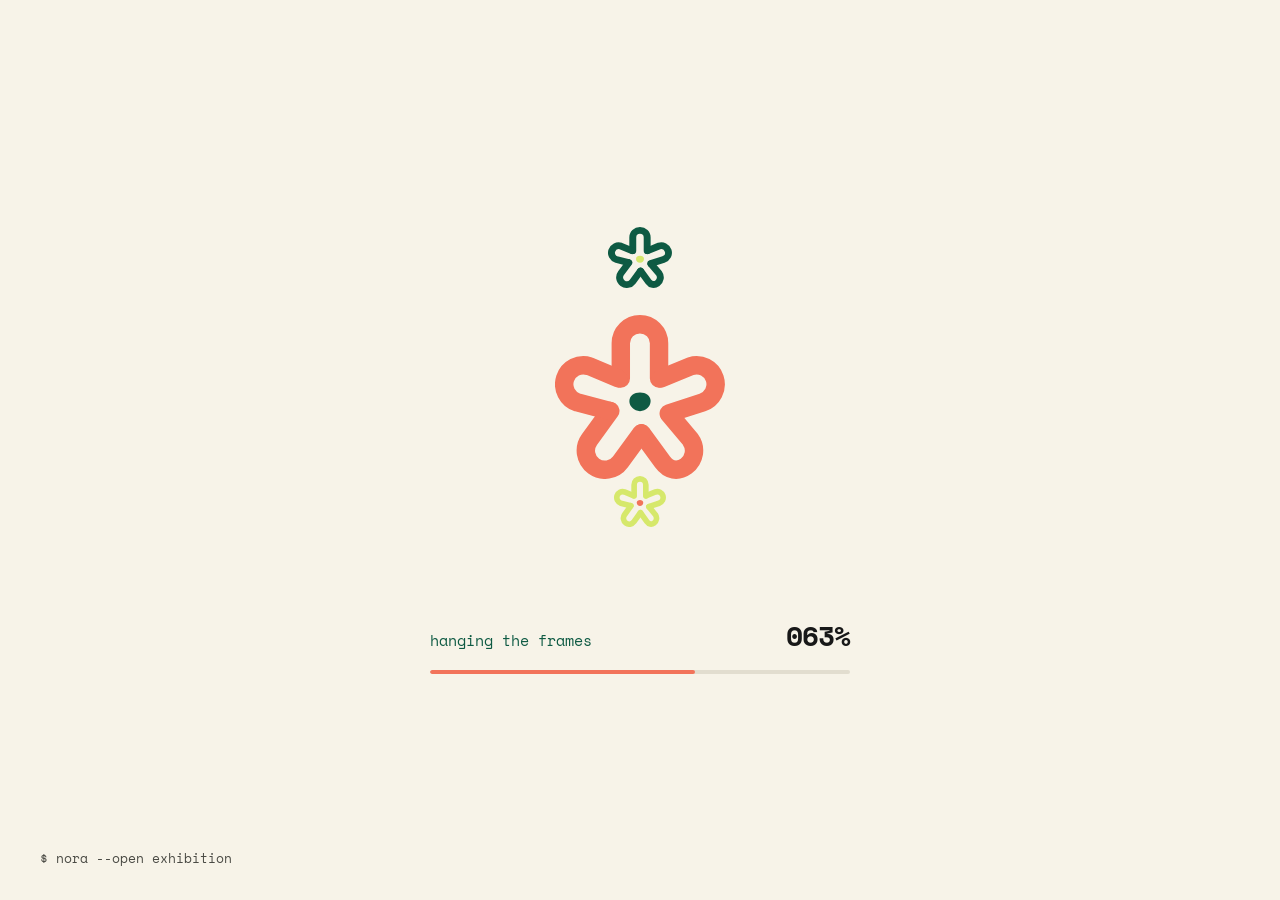
<file: index.html>
<!doctype html>
<html lang="en">
<head>
<!-- Google tag (gtag.js) -->
<script async src="https://www.googletagmanager.com/gtag/js?id=G-SGX9G27JE1"></script>
<script>
  window.dataLayer = window.dataLayer || [];
  function gtag(){dataLayer.push(arguments);}
  gtag('js', new Date());
  gtag('config', 'G-SGX9G27JE1');
</script>
<meta charset="utf-8">
<meta name="viewport" content="width=device-width, initial-scale=1">
<title>Minh (Nora) Nguyen, product designer</title>
<meta name="description" content="Product designer for AI, fintech and healthtech. Let's make complex things feel human.">
<meta property="og:title" content="Minh (Nora) Nguyen, product designer">
<meta property="og:description" content="Let's make complex things feel human. Welcome to my exhibition.">
<meta property="og:image" content="/assets/img/thumbs/coco.jpg">
<link rel="icon" href="/assets/img/brand/flower-coral.svg" type="image/svg+xml">
<link rel="preconnect" href="https://fonts.googleapis.com">
<link rel="preconnect" href="https://fonts.gstatic.com" crossorigin>
<link rel="stylesheet" href="https://fonts.googleapis.com/css2?family=Space+Mono:ital,wght@0,400;0,700;1,400&display=swap">
<link rel="stylesheet" href="/assets/css/nora.css">
<script>try{if(!sessionStorage.getItem('nora-loaded'))document.documentElement.classList.add('loading')}catch(e){}</script>
</head>
<body class="home">
<div class="loader" id="loader">
  <div class="loader-stage" aria-hidden="true">
    <div class="ld-orbit"><img class="ld-spin-r" src="/assets/img/brand/flower-forest.svg" alt=""></div>
    <div class="ld-orbit ld-orbit-2"><img class="ld-spin-r" src="/assets/img/brand/flower-lime.svg" alt=""></div>
    <img class="ld-main" src="/assets/img/brand/flower-coral.svg" alt="">
  </div>
  <div class="ld-status" role="status" aria-live="polite">
    <div class="ld-row"><p class="ld-msg">watering the flowers</p><p class="ld-pct">000%</p></div>
    <div class="ld-bar" aria-hidden="true"><i></i></div>
  </div>
  <p class="ld-welcome" aria-hidden="true">welcome in :D</p>
  <p class="ld-cmd">$ nora --open exhibition</p>
</div>
<header class="topbar">
  <a class="pill logo" href="#hello" aria-label="Nora, back to start"><img src="/assets/img/brand/flower-coral.svg" alt=""><span>Nora</span></a>
  <nav class="pill navpill" aria-label="Main navigation">
    <button class="menu-btn" type="button" aria-expanded="false" aria-controls="navlinks">menu</button>
    <div class="navlinks" id="navlinks">
      <a href="#works">/works</a>
      <a href="#me">/me</a>
      <a href="/blog/">/blog</a>
      <a href="#contact">/contact</a>
    </div>
    <a class="btn-mini" href="/resume.pdf" target="_blank" rel="noopener">resume</a>
  </nav>
</header>

<div class="rail" tabindex="0" aria-label="Portfolio, scrolls sideways">
  <main class="strip">

    <section id="hello" class="panel p-hero" aria-label="Intro">
      <div class="copy">
        <p class="whoami">$ product designer, 2+ years shipping<br><span>minh (nora) nguyen, ho chi minh city</span><span class="caret">_</span></p>
        <h1>Let's make complex things feel <span class="human-tag"><span class="sr-only">human</span><span aria-hidden="true">&lt;<span class="type-box"><span class="typed" data-word="human">human</span><span class="type-caret"></span></span>/&gt;</span></span></h1>
        <p class="lede">Product designer for AI, fintech and healthtech. I design and ship web products for teams in Vietnam, Australia and the US, and yes, I still get excited about building pages. Welcome to my exhibition :D</p>
        <div class="ctas">
          <a class="btn" href="#works">see the works</a>
          <a class="btn-ghost" href="mailto:nngocminh.work@gmail.com">reach out</a>
        </div>
        <nav class="quick" aria-label="Jump to a case study">
          <p class="quick-label">Shortcuts to my works</p>
          <ul>
            <li><a href="/coco/"><img src="/assets/img/thumbs/coco.jpg" alt=""><b>Coco AI</b><span>AI governance SaaS, MVP live</span></a></li>
            <li><a href="/dynatax/"><img src="/assets/img/thumbs/dynatax.jpg" alt=""><b>DynaTax</b><span>B2B tax settings, US</span></a></li>
            <li><a href="/zalo/"><img src="/assets/img/thumbs/zalo.jpg" alt=""><b>Zalo market</b><span>UX research to prototype</span></a></li>
            <li><a href="/pocketplus/"><img src="/assets/img/thumbs/pocketplus.jpg" alt=""><b>Pocketplus+</b><span>Mobile wallet app</span></a></li>
          </ul>
        </nav>
      </div>
      <div class="photo">
        <div class="flip" tabindex="0" role="button" aria-pressed="false" aria-label="Flip the photo for fun facts about me">
          <div class="flip-inner">
            <img class="face portrait" src="/assets/img/nora-hero.jpg" alt="Nora smiling in front of large Google letters at Google Singapore">
            <div class="face back">
              <h2>fun facts about me</h2>
              <ul class="facts">
                <li>Business &amp; marketing grad (UEHer) turned product designer, designing since 2024</li>
                <li>Born and raised in miền Tây, the Mekong Delta</li>
              </ul>
              <ul class="fact-tags" aria-label="Also">
                <li class="t-lime">half marathon runner</li>
                <li>electric guitar player</li>
                <li class="t-coral">INFJ</li>
                <li>Leo</li>
                <li class="t-mint">hiker</li>
              </ul>
            </div>
          </div>
        </div>
        <img class="f1" src="/assets/img/brand/flower-coral.svg" alt="">
        <img class="f2" src="/assets/img/brand/flower-lime.svg" alt="">
      </div>
    </section>

    <section id="works" class="panel p-intro" aria-label="Selected works">
      <h2>the works, this way →</h2>
      <p>Designing since 2024. Here are five things I made, and learned a lot from.</p>
    </section>

    <article id="coco" class="panel p-work">
      <p class="date">Aug 2026</p>
      <a href="/coco/" tabindex="-1" aria-hidden="true"><img class="thumb" src="/assets/img/thumbs/coco.jpg" alt=""></a>
      <h3><a href="/coco/">Teaching AI agents some manners</a></h3>
      <p class="desc">Website and dashboard for an Australian startup that decides what AI agents are allowed to do.</p>
      <div class="tags"><span class="tag">web</span><span class="tag">dashboard</span><span class="tag">design system</span></div>
      <a class="more" href="/coco/">read the case study</a>
    </article>

    <article id="dynatax" class="panel p-work">
      <p class="date">Jul 2026</p>
      <a href="/dynatax/" tabindex="-1" aria-hidden="true"><img class="thumb" src="/assets/img/thumbs/dynatax.jpg" alt=""></a>
      <h3><a href="/dynatax/">Making tax settings a little less scary</a></h3>
      <p class="desc">Settings, business management and billing for an AI bookkeeping and tax workspace in the US.</p>
      <div class="tags"><span class="tag">saas</span><span class="tag">information architecture</span></div>
      <a class="more" href="/dynatax/">read the case study</a>
    </article>

    <article id="zalo" class="panel p-work">
      <p class="date">Jan 2025</p>
      <a href="/zalo/" tabindex="-1" aria-hidden="true"><img class="thumb" src="/assets/img/thumbs/zalo.jpg" alt=""></a>
      <h3><a href="/zalo/">What if Zalo was our neighborhood market?</a></h3>
      <p class="desc">A concept study, from user interviews all the way to a working prototype.</p>
      <div class="tags"><span class="tag">ux research</span><span class="tag">user interviews</span><span class="tag">prototype</span></div>
      <a class="more" href="/zalo/">read the case study</a>
    </article>

    <article id="pocketplus" class="panel p-work">
      <p class="date">Dec 2024</p>
      <a href="/pocketplus/" tabindex="-1" aria-hidden="true"><img class="thumb" src="/assets/img/thumbs/pocketplus.jpg" alt=""></a>
      <h3><a href="/pocketplus/">A wallet that gets Viet Gen Z</a></h3>
      <p class="desc">A smart wallet app from my UI bootcamp. Lots of colorful cards, zero boring spreadsheets.</p>
      <div class="tags"><span class="tag">mobile</span><span class="tag">ui design</span><span class="tag">bootcamp</span></div>
      <a class="more" href="/pocketplus/">read the case study</a>
    </article>

    <article id="medscore" class="panel p-work">
      <p class="date">Jan 2026</p>
      <img class="thumb" src="/assets/img/thumbs/medscore.jpg" alt="Healthcare app screens: login, identity check, patient info and status">
      <h3>Clinical paperwork, but kinder</h3>
      <p class="desc">A patient flow from login and ID check to application status and proof of treatment.</p>
      <div class="tags"><span class="tag">healthcare</span><span class="tag">web design</span></div>
      <a class="more" href="/healthcare/">read the case study</a>
    </article>

    <section id="me" class="panel p-me" aria-label="About me">
      <h2>who's this?</h2>
      <p>Hi, I'm Minh, but most people call me Nora. I studied business, yet I've always been curious about two things: how technology works and how people think. Product design is where the two meet, so that's where I live now.</p>
      <p>I think good tech should feel invisible. My favourite job is taking a scary, complicated system and making it feel obvious, whether that's AI agents, taxes or a hospital form.</p>
      <div class="tags"><span class="tag">healthtech</span><span class="tag">fintech</span><span class="tag">AI</span><span class="tag">B2B SaaS</span></div>
      <p class="small">tools I live in: Figma, Claude, GitHub, Illustrator, Photoshop<br>off-screen: guitar, hiking, running (I used to hate it, this year I ran 21 km)</p>
      <img class="deco" src="/assets/img/brand/flower-lime.svg" alt="">
    </section>

    <section id="contact" class="panel p-contact" aria-label="Contact">
      <h2>where to find me?</h2>
      <a class="mail" href="mailto:nngocminh.work@gmail.com">nngocminh.work@gmail.com</a>
      <p>online, or in Ho Chi Minh City. An email with a hello in it always makes my day.</p>
      <div class="ctas">
        <a class="btn" href="/resume.pdf" target="_blank" rel="noopener">grab my resume</a>
        <a class="btn-ghost" href="/blog/">read my blog</a>
      </div>
      <p class="fine">thanks for walking through the exhibition :D<br>© 2026 Minh (Nora) Nguyen</p>
      <canvas class="pile" aria-hidden="true"></canvas>
    </section>

  </main>
</div>

<div class="hint" aria-hidden="true">
  <p>scroll sideways for selected work <span class="nudge">→</span></p>
  <div class="bar"><i></i></div>
</div>
<script src="/assets/js/flowerpile.js" defer></script>
<script src="/assets/js/nora.js" defer></script>
</body>
</html>
</file>
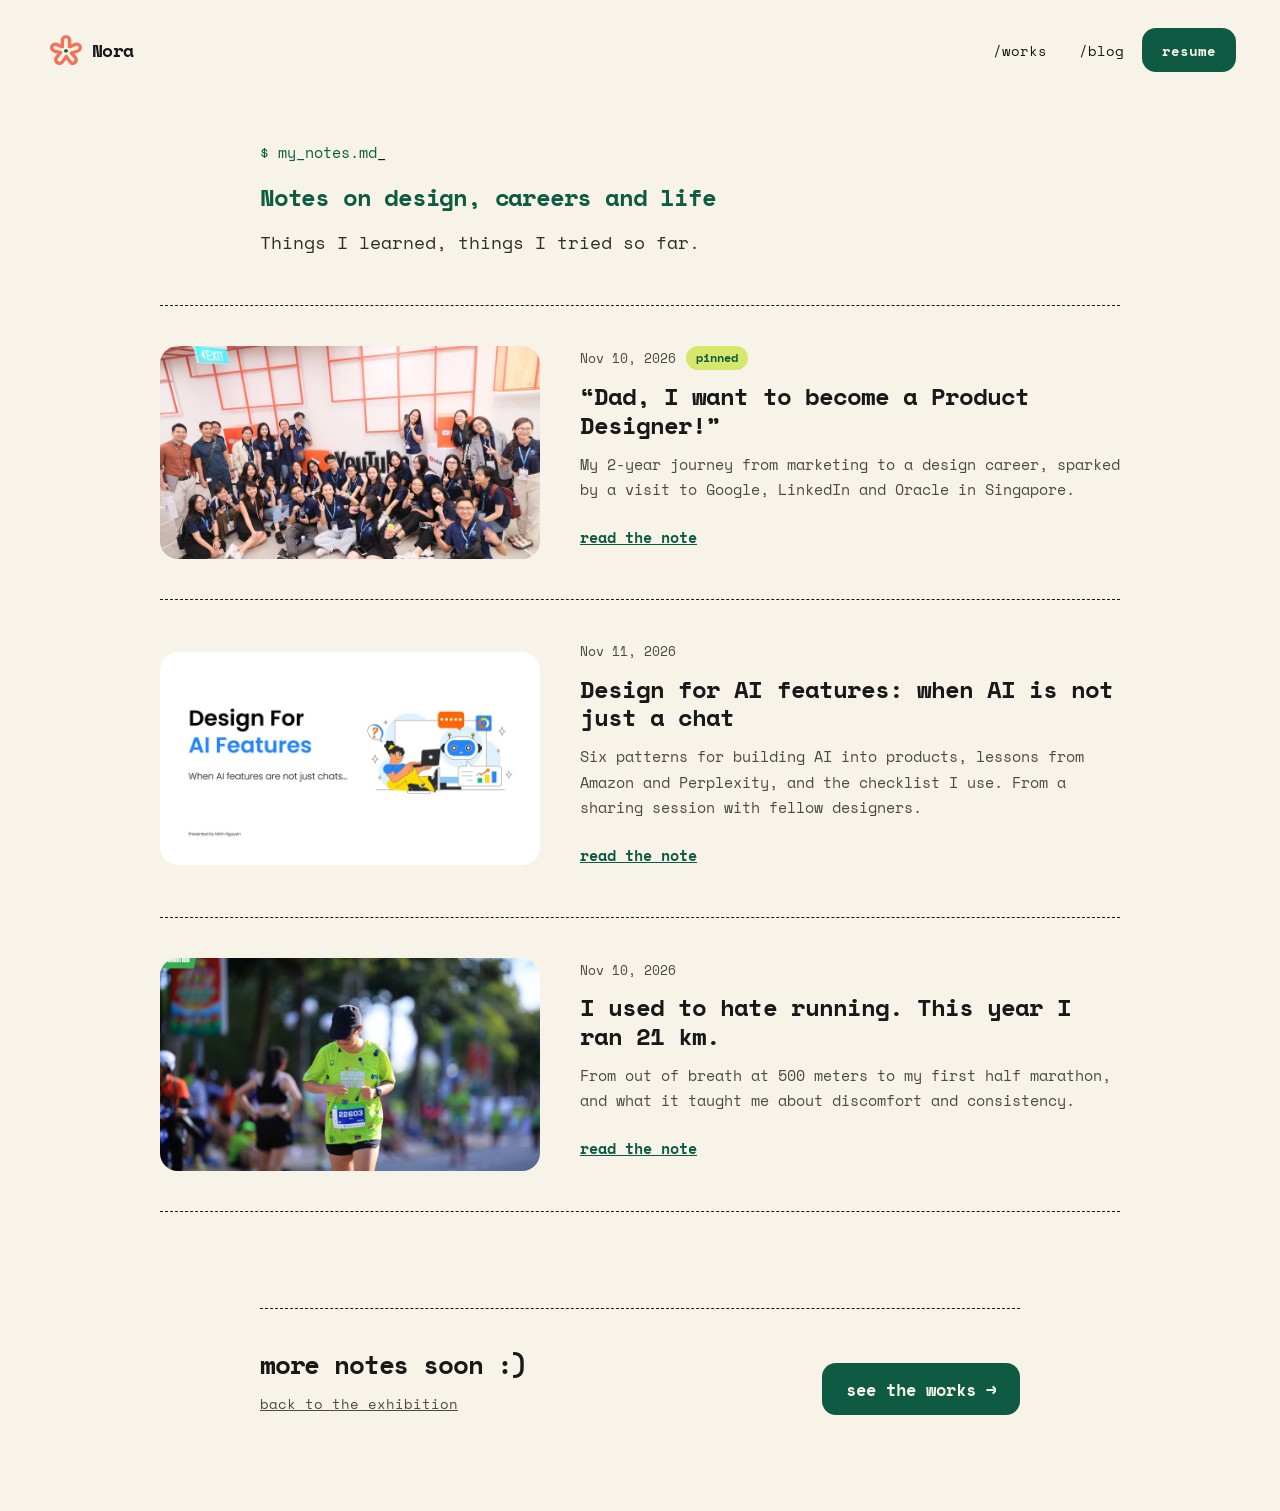
<file: blog/index.html>
<!doctype html>
<html lang="en">
<head>
<!-- Google tag (gtag.js) -->
<script async src="https://www.googletagmanager.com/gtag/js?id=G-SGX9G27JE1"></script>
<script>
  window.dataLayer = window.dataLayer || [];
  function gtag(){dataLayer.push(arguments);}
  gtag('js', new Date());
  gtag('config', 'G-SGX9G27JE1');
</script>
<meta charset="utf-8">
<meta name="viewport" content="width=device-width, initial-scale=1">
<title>Notes, by Minh (Nora) Nguyen</title>
<meta name="description" content="Notes on design, careers and the messy middle of products.">
<link rel="icon" href="/assets/img/brand/flower-coral.svg" type="image/svg+xml">
<link rel="preconnect" href="https://fonts.googleapis.com">
<link rel="preconnect" href="https://fonts.gstatic.com" crossorigin>
<link rel="stylesheet" href="https://fonts.googleapis.com/css2?family=Space+Mono:ital,wght@0,400;0,700;1,400&display=swap">
<link rel="stylesheet" href="/assets/css/nora.css">
</head>
<body class="post-page">
<header class="topbar">
  <a class="pill logo" href="/" aria-label="Nora, back to the exhibition"><img src="/assets/img/brand/flower-coral.svg" alt=""><span>Nora</span></a>
  <nav class="pill navpill" aria-label="Site">
    <a href="/#works">/works</a>
    <a href="/blog/" aria-current="page">/blog</a>
    <a class="btn-mini" href="/resume.pdf" target="_blank" rel="noopener">resume</a>
  </nav>
</header>
<main class="notes">
  <header class="notes-head">
    <p class="whoami">$ my_notes.md<span class="caret">_</span></p>
    <h1 style="font-size: 24px">Notes on design, careers and life</h1>
    <p class="dek">Things I learned, things I tried so far.</p>
  </header>
  <div class="note-list">
    <article class="note">
      <a class="note-img" href="/blog/dad-i-want-to-become-a-product-designer/" tabindex="-1" aria-hidden="true"><img src="/blog/dad-i-want-to-become-a-product-designer/singapore-tech-visit.jpg" alt="" loading="lazy"></a>
      <div class="note-copy">
        <p class="kicker">Nov 10, 2026<span class="pin">pinned</span></p>
        <h2><a href="/blog/dad-i-want-to-become-a-product-designer/"><q>Dad, I want to become a Product Designer!</q></a></h2>
        <p>My 2-year journey from marketing to a design career, sparked by a visit to Google, LinkedIn and Oracle in Singapore.</p>
        <a class="more" href="/blog/dad-i-want-to-become-a-product-designer/">read the note</a>
      </div>
    </article>
    <article class="note">
      <a class="note-img" href="/blog/design-for-ai-features/" tabindex="-1" aria-hidden="true"><img src="/blog/design-for-ai-features/cover.jpg" alt="" loading="lazy"></a>
      <div class="note-copy">
        <p class="kicker">Nov 11, 2026</p>
        <h2><a href="/blog/design-for-ai-features/">Design for AI features: when AI is not just a chat</a></h2>
        <p>Six patterns for building AI into products, lessons from Amazon and Perplexity, and the checklist I use. From a sharing session with fellow designers.</p>
        <a class="more" href="/blog/design-for-ai-features/">read the note</a>
      </div>
    </article>
    <article class="note">
      <a class="note-img" href="/blog/i-used-to-hate-running/" tabindex="-1" aria-hidden="true"><img src="/blog/i-used-to-hate-running/first-half-marathon.jpg" alt="" loading="lazy"></a>
      <div class="note-copy">
        <p class="kicker">Nov 10, 2026</p>
        <h2><a href="/blog/i-used-to-hate-running/">I used to hate running. This year I ran 21 km.</a></h2>
        <p>From out of breath at 500 meters to my first half marathon, and what it taught me about discomfort and consistency.</p>
        <a class="more" href="/blog/i-used-to-hate-running/">read the note</a>
      </div>
    </article>
  </div>
  <footer class="post-end">
    <div><p class="thanks">more notes soon :)</p><a href="/">back to the exhibition</a></div>
    <a class="btn" href="/#works">see the works →</a>
  </footer>
</main>
<script src="/assets/js/nora.js" defer></script>
</body>
</html>
</file>
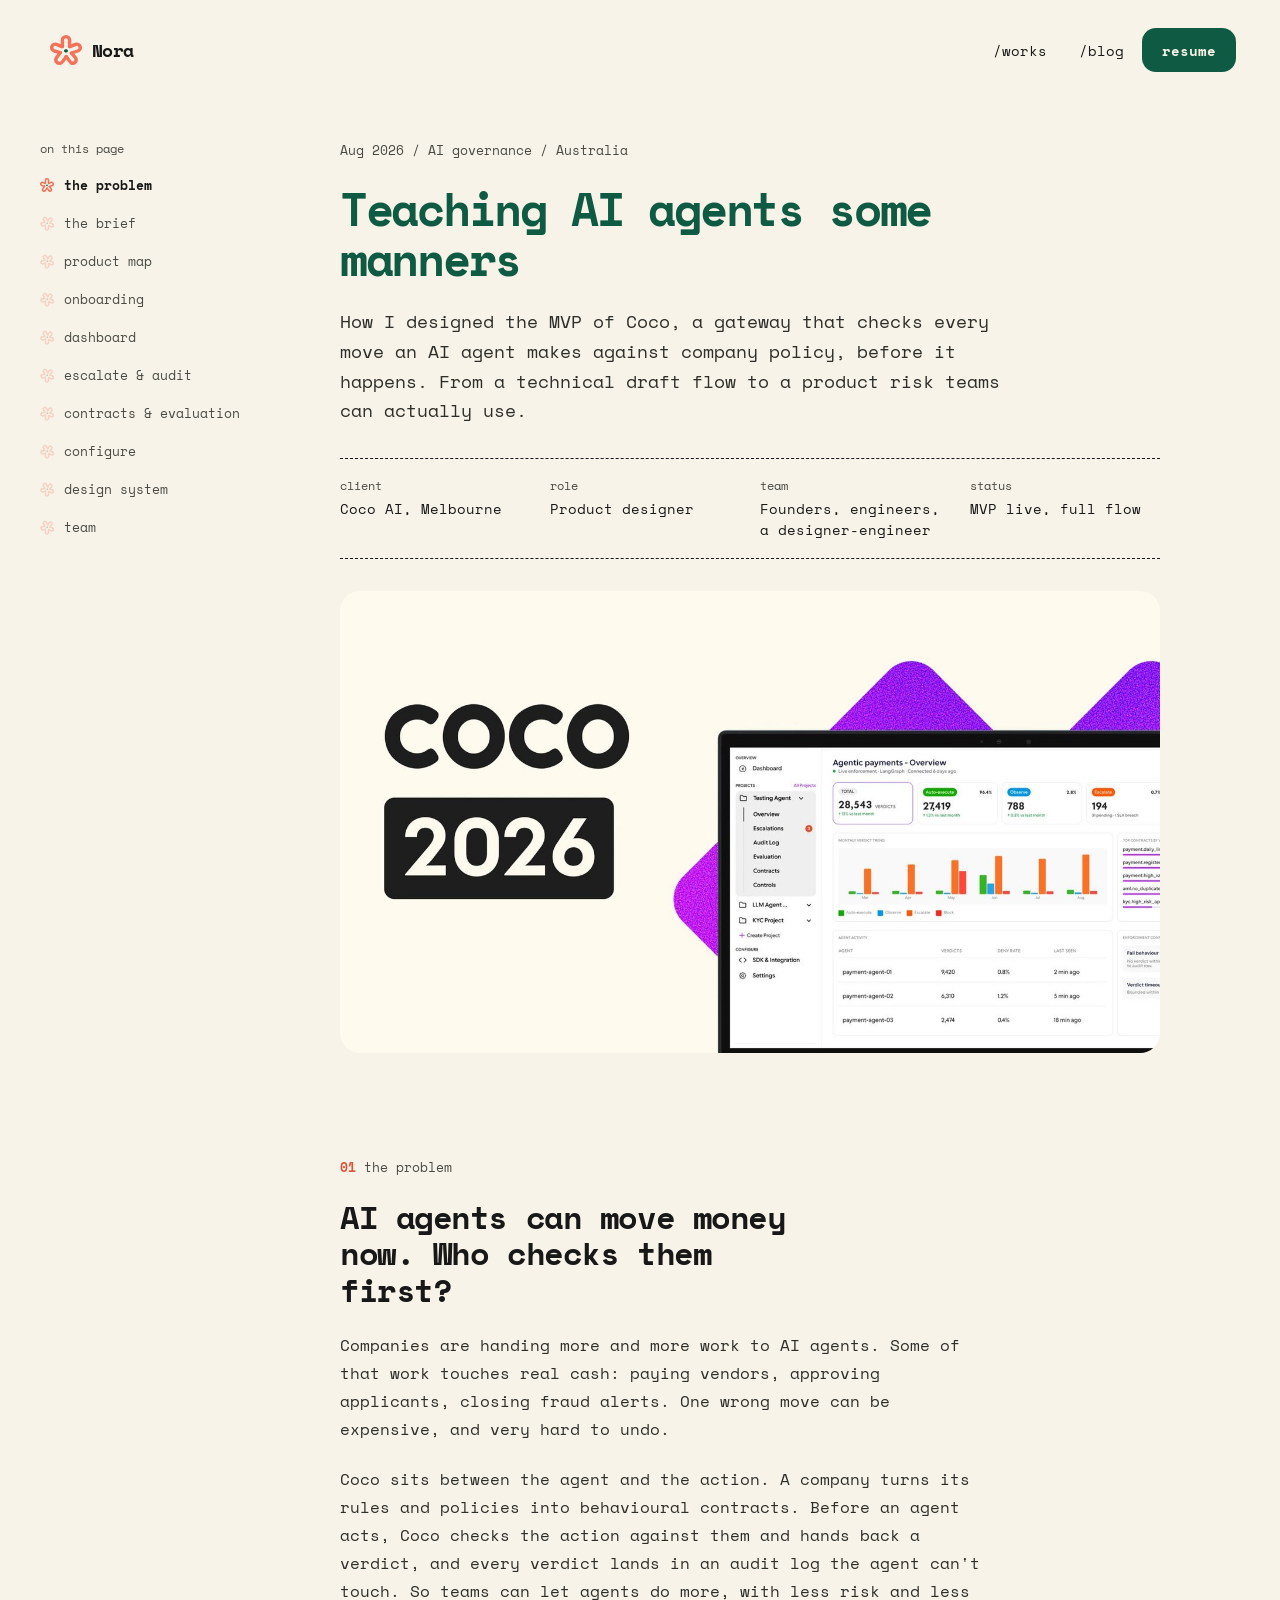
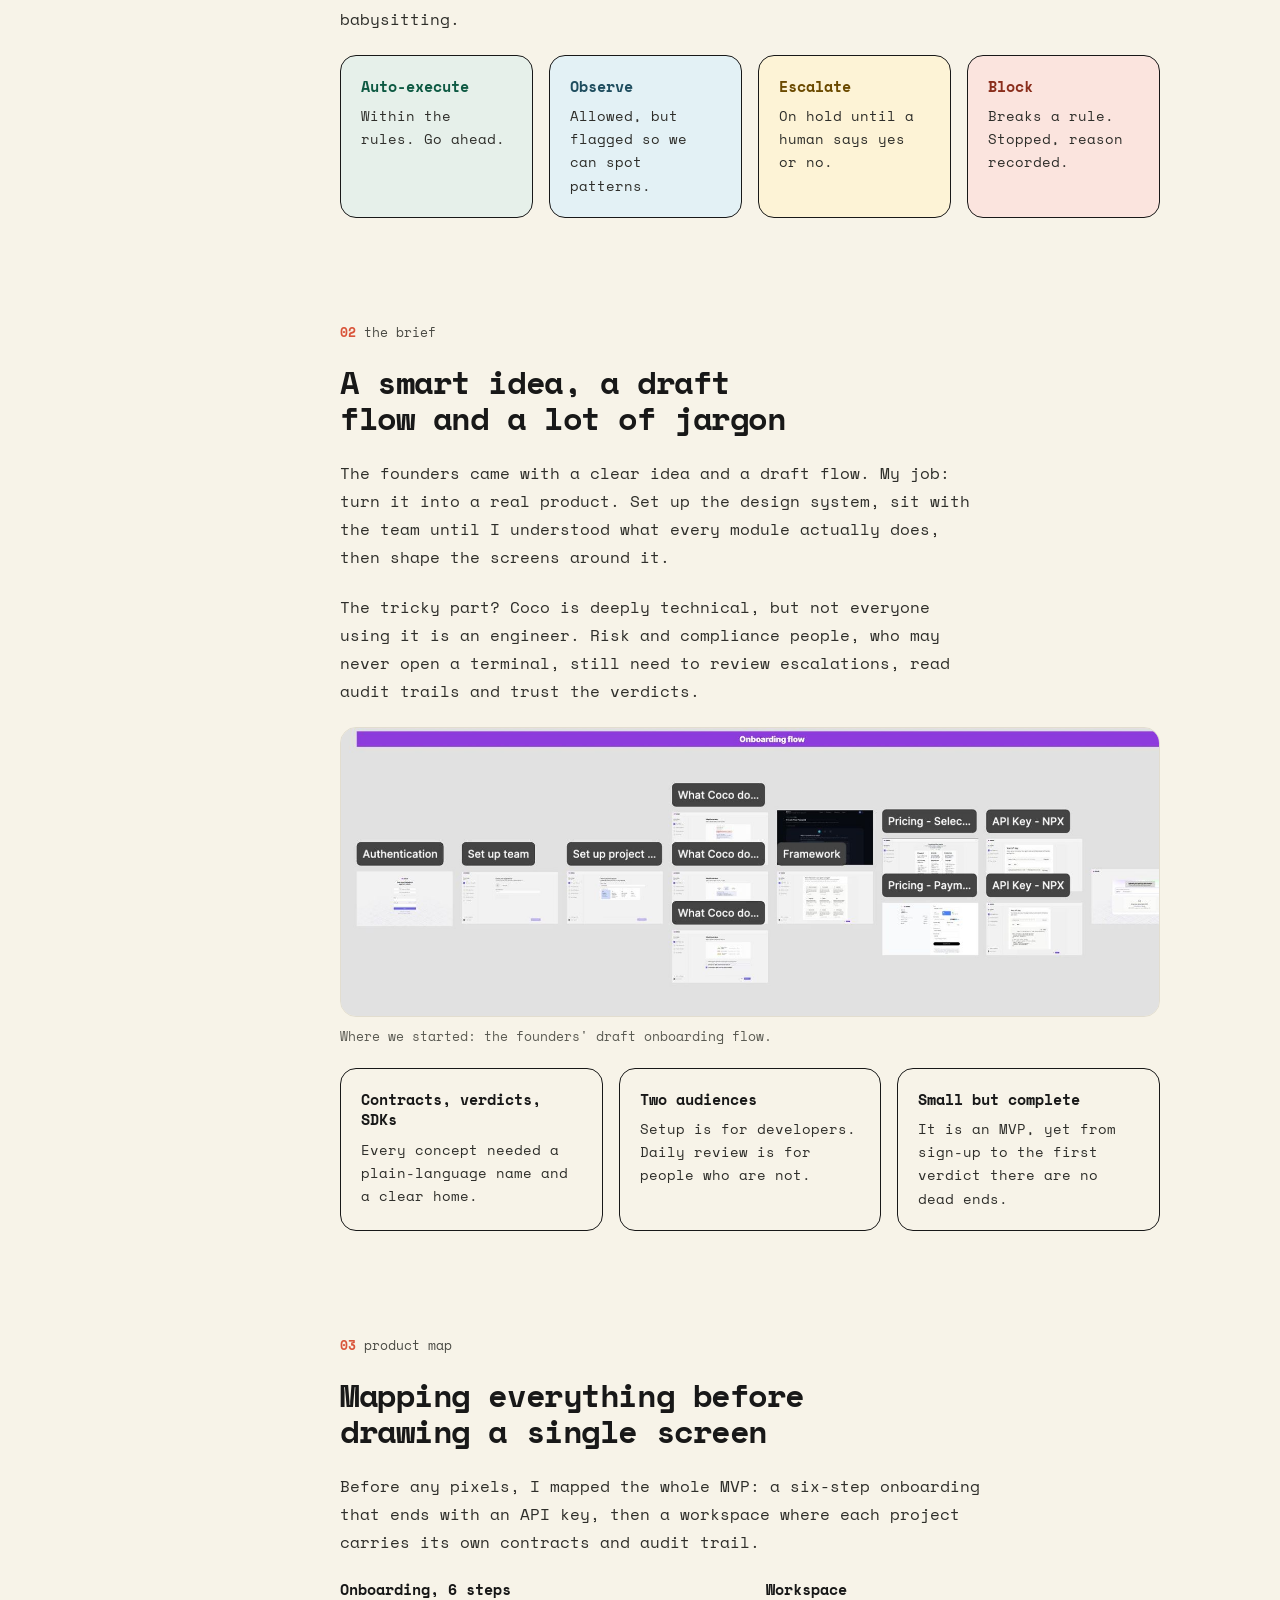
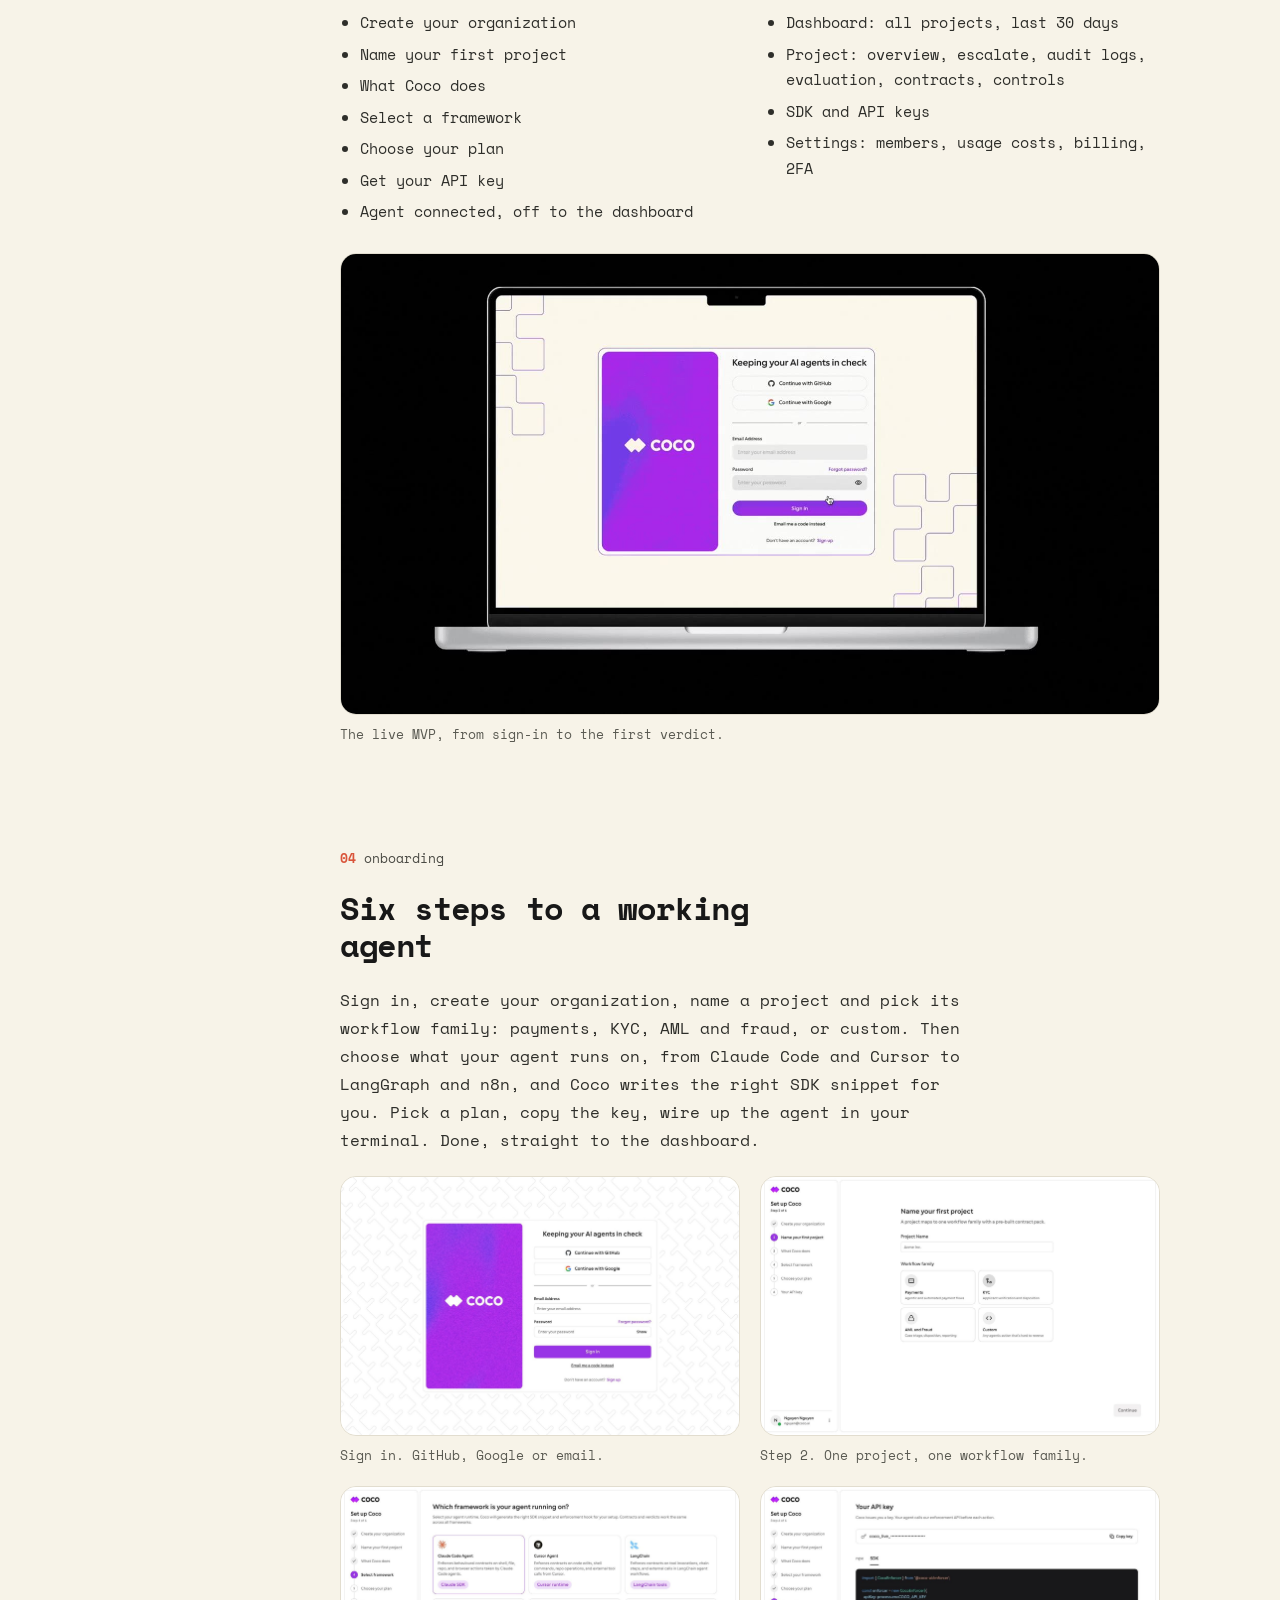
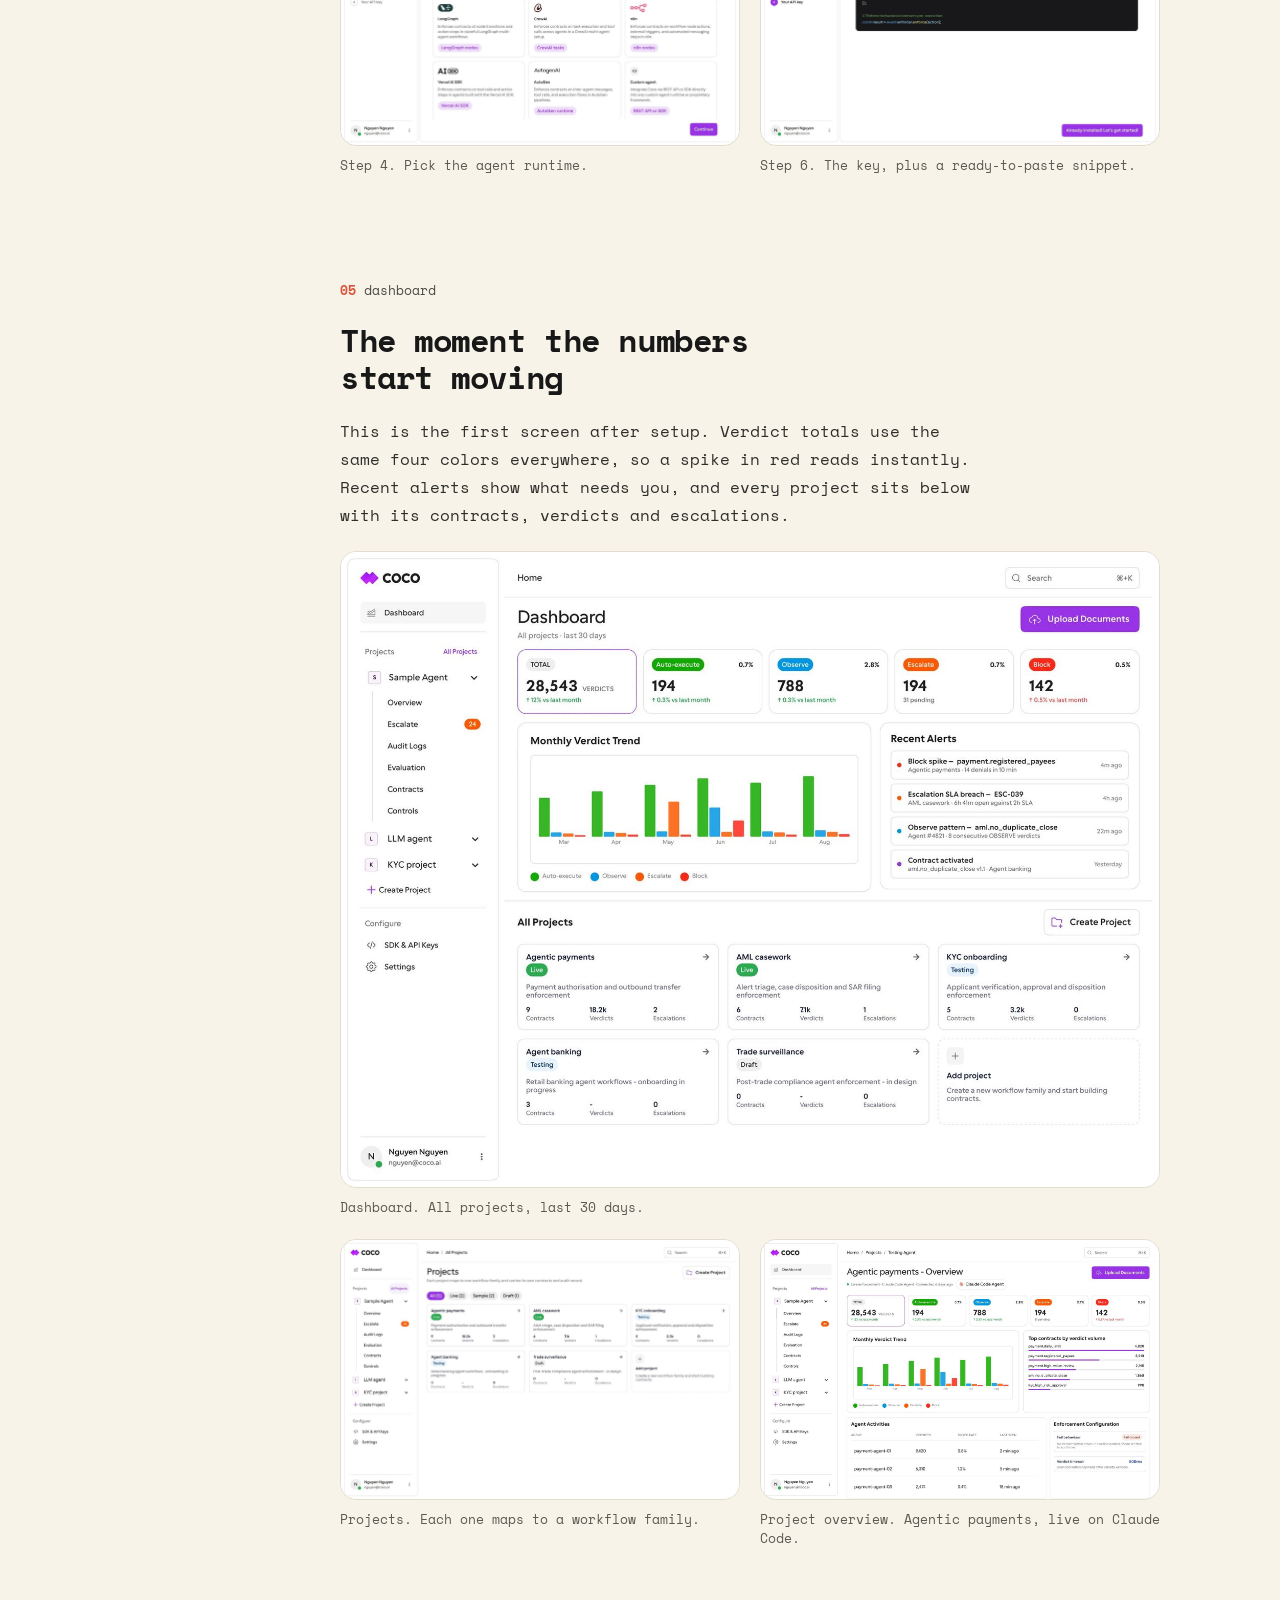
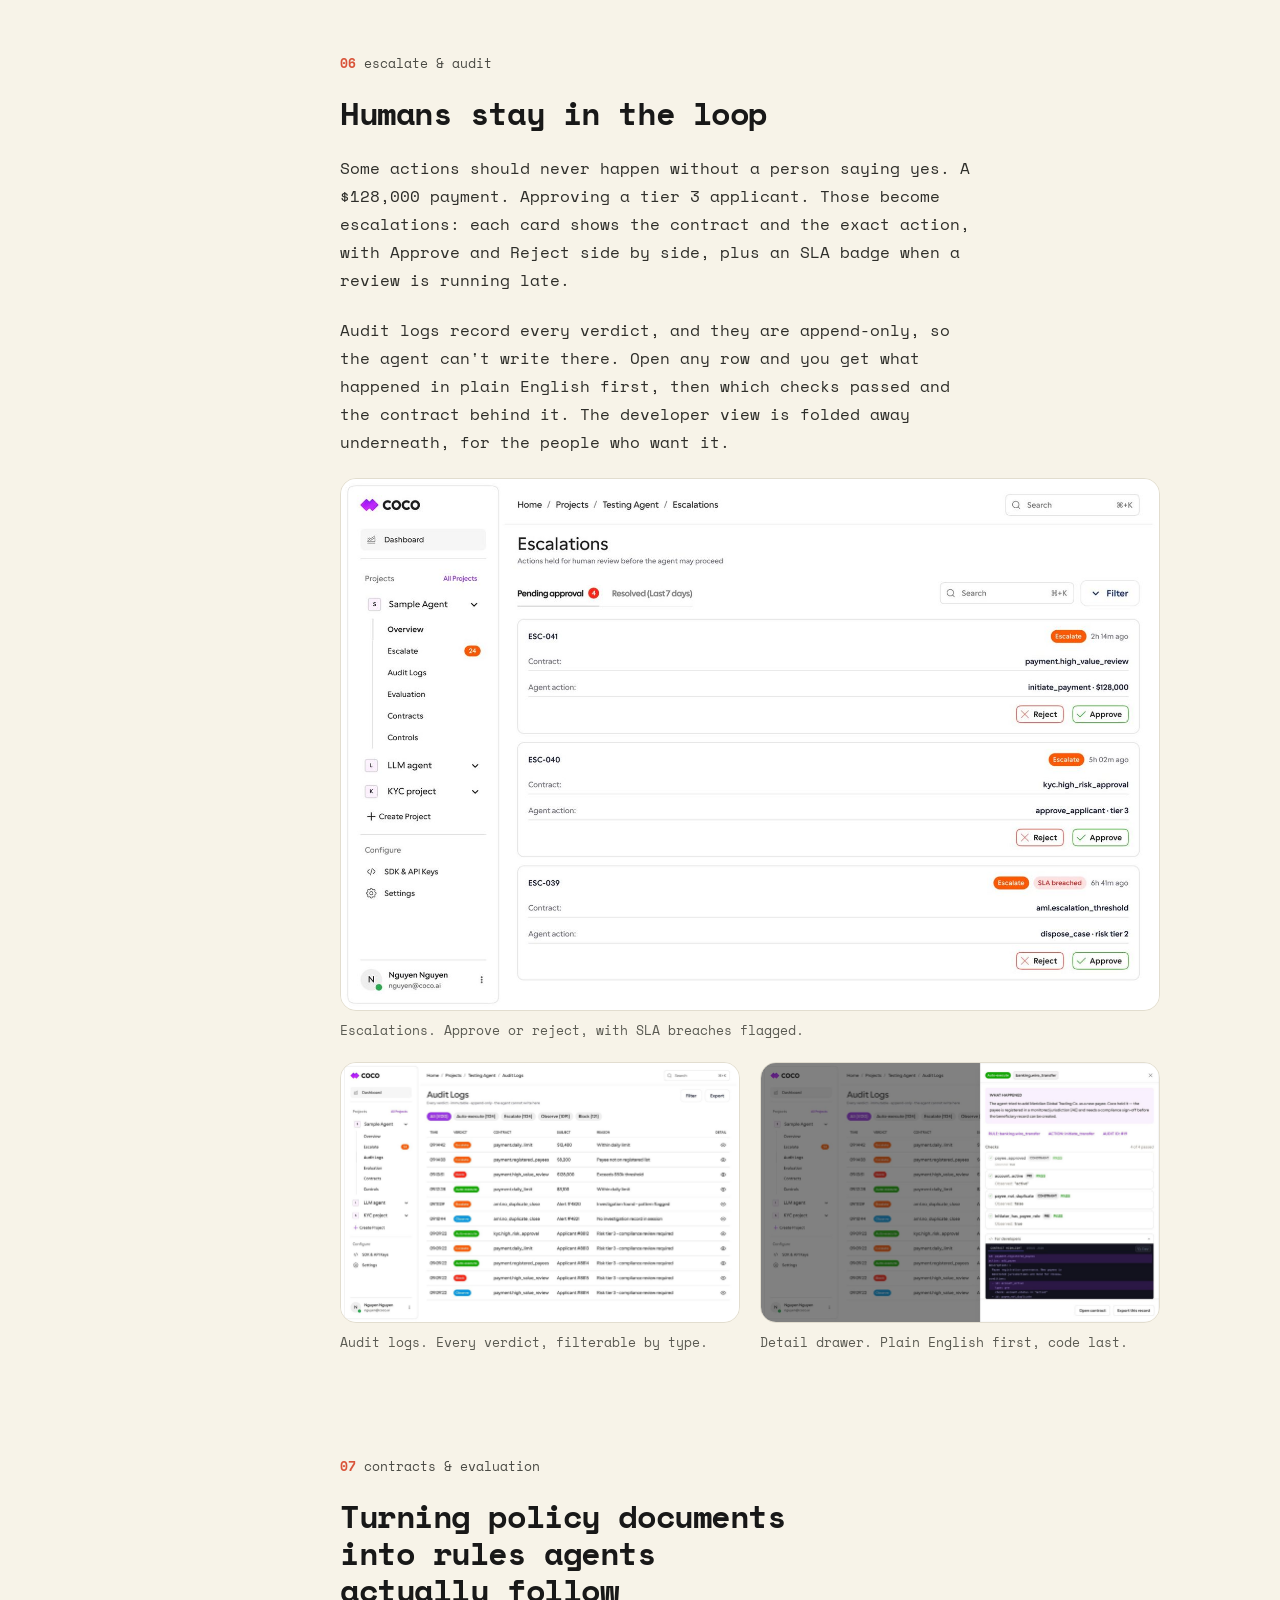
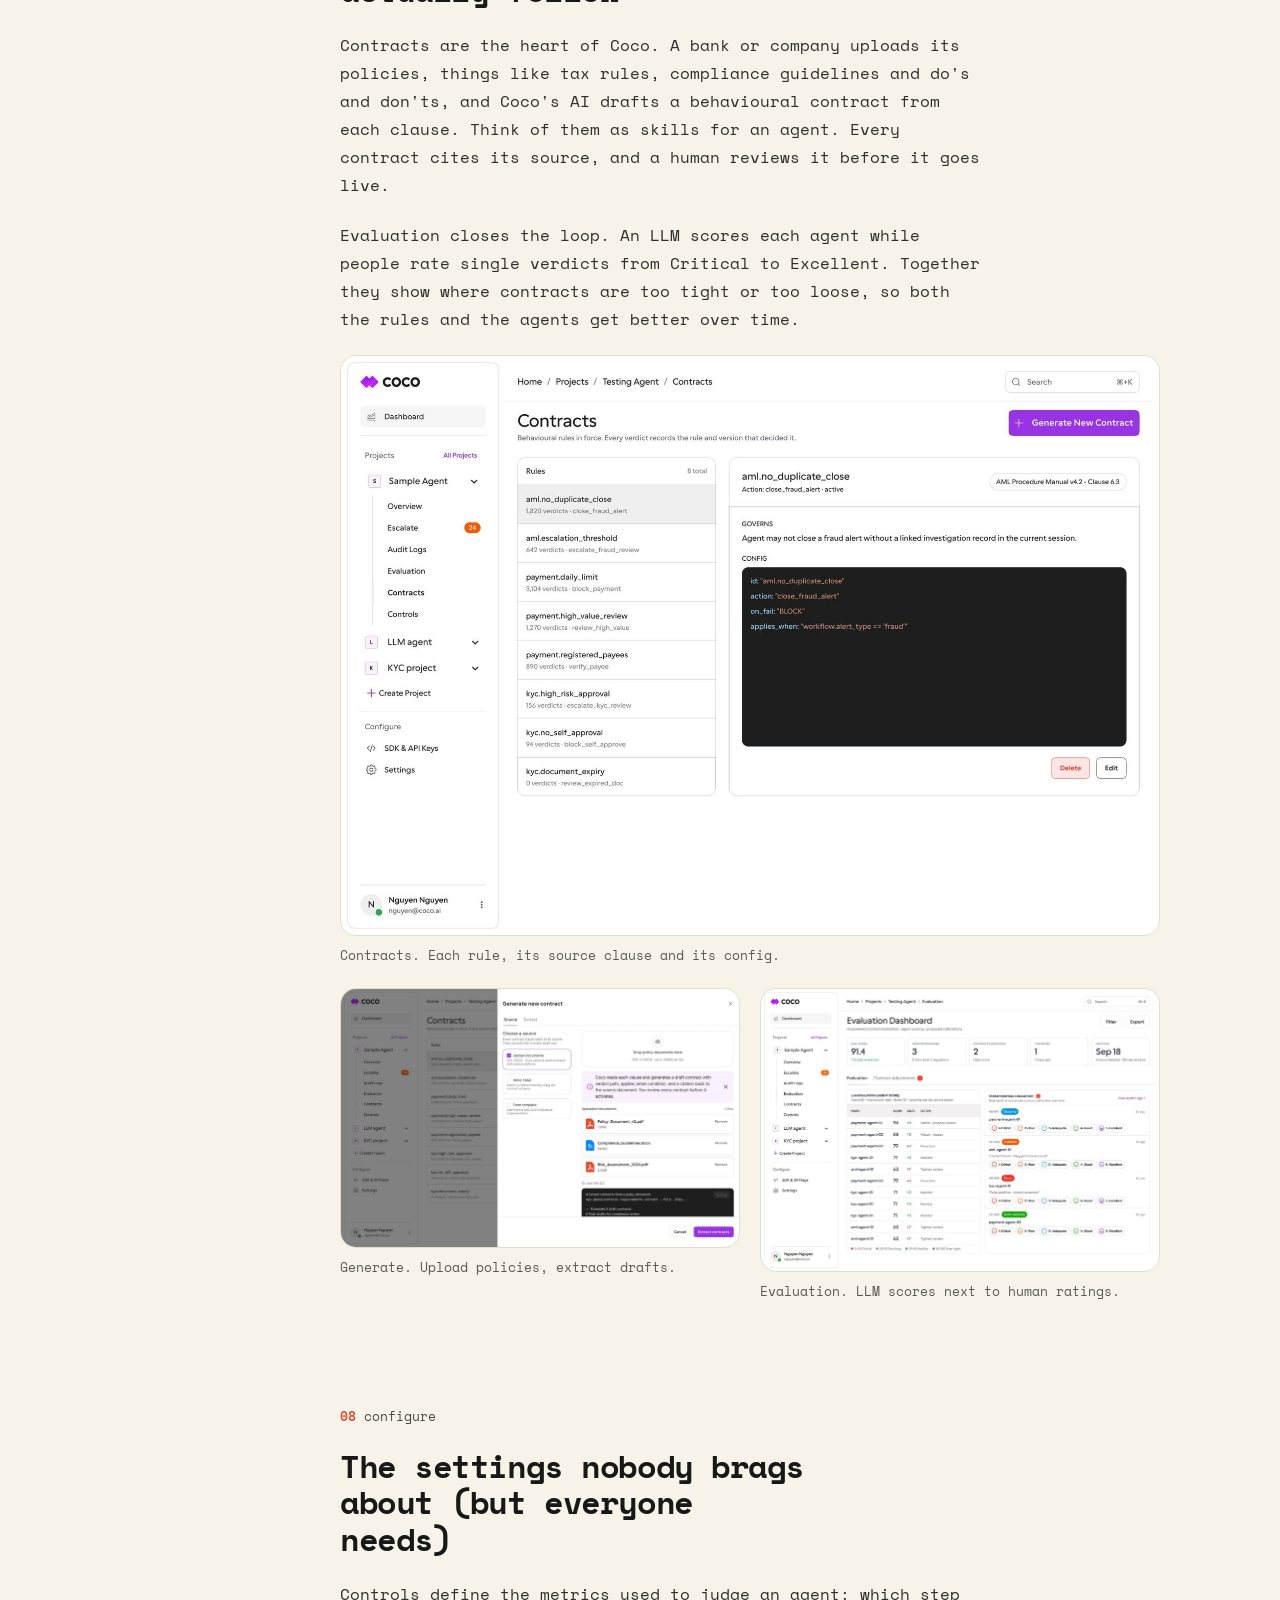
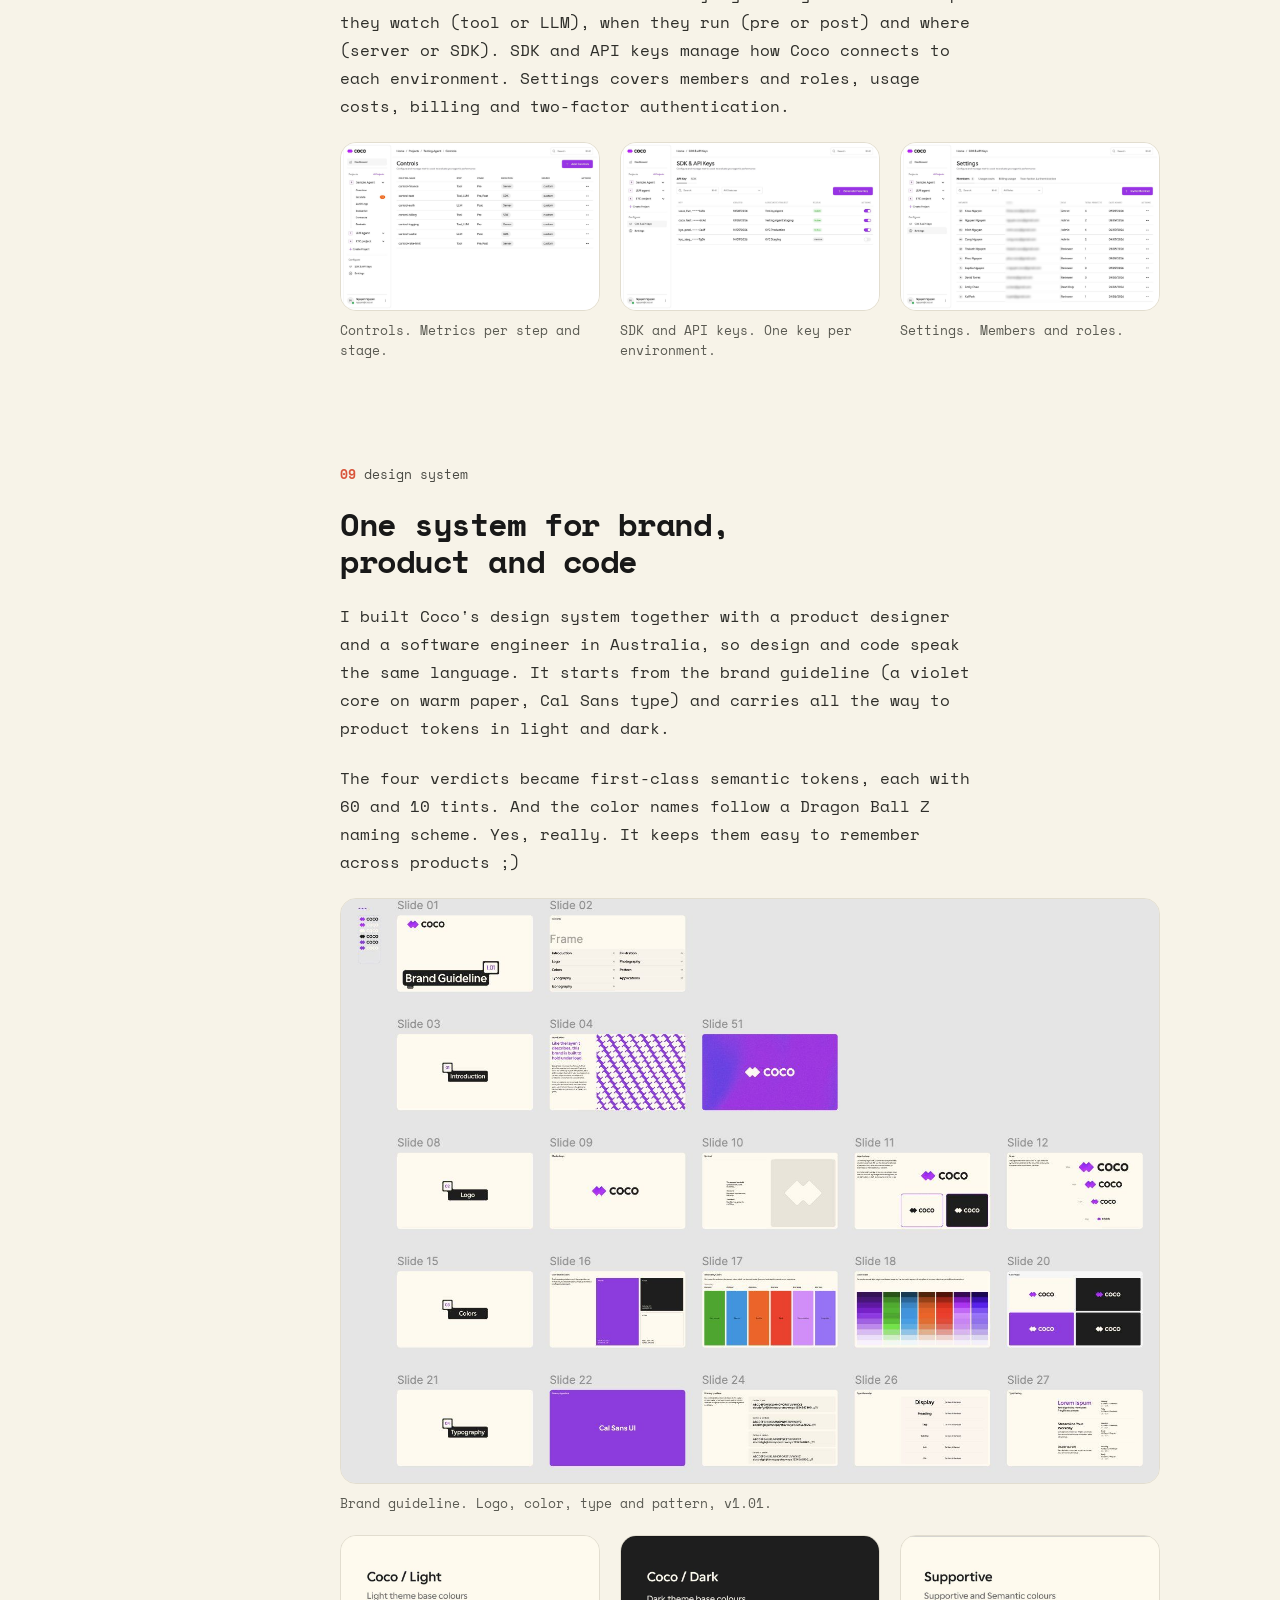
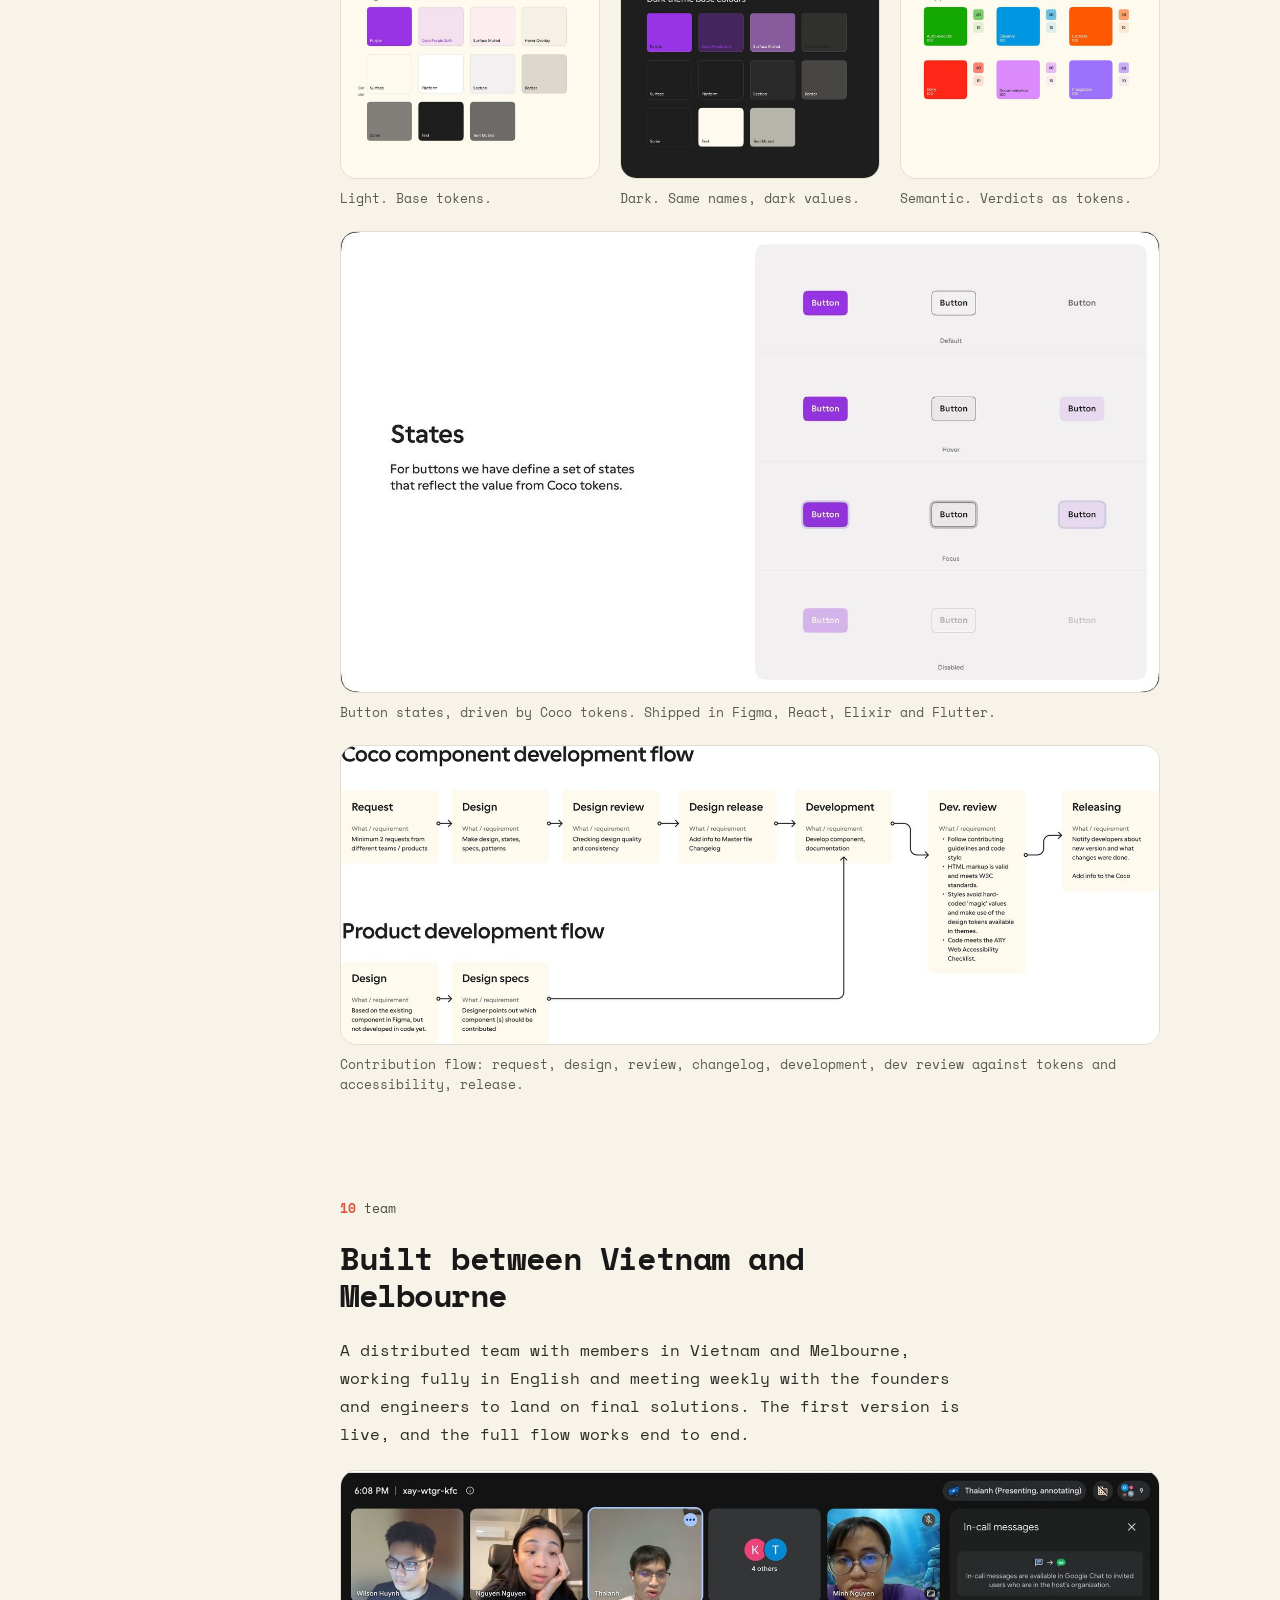
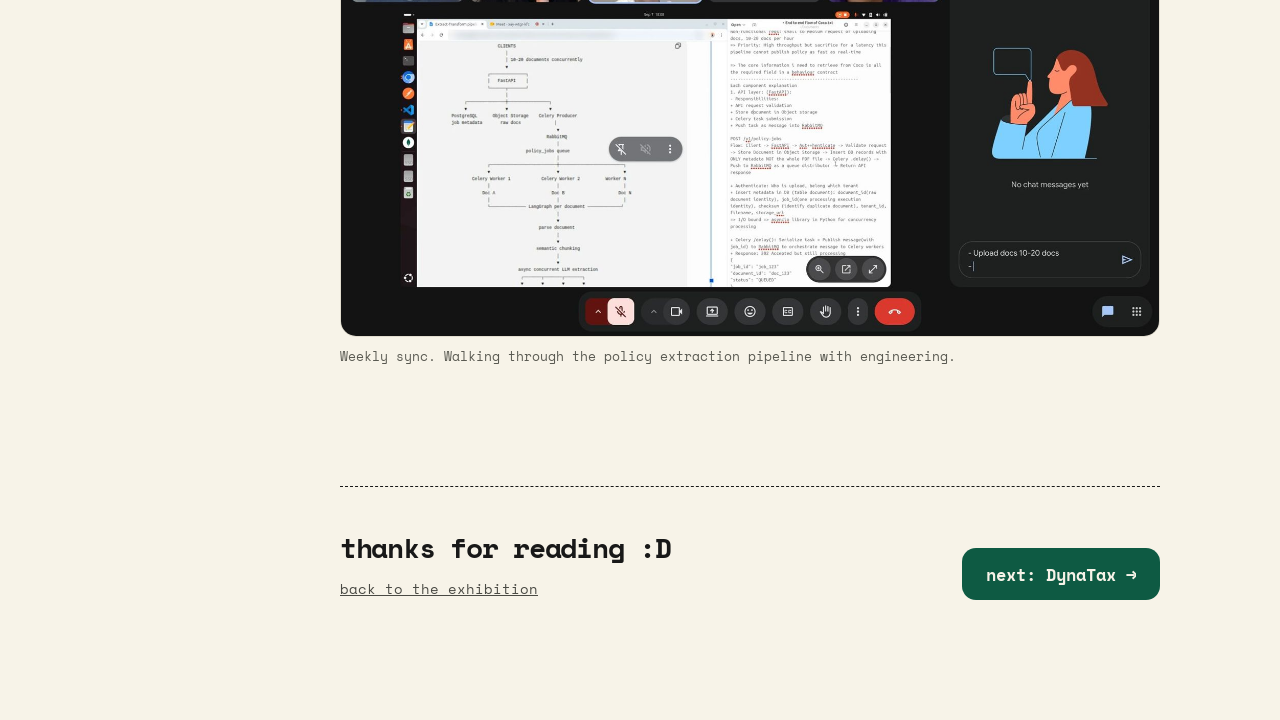
<file: coco/index.html>
<!doctype html>
<html lang="en">
<head>
<!-- Google tag (gtag.js) -->
<script async src="https://www.googletagmanager.com/gtag/js?id=G-SGX9G27JE1"></script>
<script>
  window.dataLayer = window.dataLayer || [];
  function gtag(){dataLayer.push(arguments);}
  gtag('js', new Date());
  gtag('config', 'G-SGX9G27JE1');
</script>
<meta charset="utf-8">
<meta name="viewport" content="width=device-width, initial-scale=1">
<title>Coco AI case study, Minh (Nora) Nguyen</title>
<meta name="description" content="How I designed the MVP of Coco, a gateway that checks every move an AI agent makes against company policy, before it happens. From a technical draft flow to a product risk teams can actually use.">
<link rel="icon" href="/assets/img/brand/flower-coral.svg" type="image/svg+xml">
<link rel="preconnect" href="https://fonts.googleapis.com">
<link rel="preconnect" href="https://fonts.gstatic.com" crossorigin>
<link rel="stylesheet" href="https://fonts.googleapis.com/css2?family=Space+Mono:ital,wght@0,400;0,700;1,400&display=swap">
<link rel="stylesheet" href="/assets/css/nora.css">
</head>
<body class="case">
<header class="topbar">
  <a class="pill logo" href="/" aria-label="Nora, back to the exhibition"><img src="/assets/img/brand/flower-coral.svg" alt=""><span>Nora</span></a>
  <nav class="pill navpill" aria-label="Site">
    <a href="/#works">/works</a>
    <a href="/blog/">/blog</a>
    <a class="btn-mini" href="/resume.pdf" target="_blank" rel="noopener">resume</a>
  </nav>
</header>
<nav class="toc" aria-label="Sections of this case study">
  <p>on this page</p>
  <ol><li><a href="#problem" data-toc="problem"><img src="/assets/img/brand/flower-coral.svg" alt=""><span>the problem</span></a></li><li><a href="#brief" data-toc="brief"><img src="/assets/img/brand/flower-coral.svg" alt=""><span>the brief</span></a></li><li><a href="#map" data-toc="map"><img src="/assets/img/brand/flower-coral.svg" alt=""><span>product map</span></a></li><li><a href="#onboarding" data-toc="onboarding"><img src="/assets/img/brand/flower-coral.svg" alt=""><span>onboarding</span></a></li><li><a href="#dashboard" data-toc="dashboard"><img src="/assets/img/brand/flower-coral.svg" alt=""><span>dashboard</span></a></li><li><a href="#humans" data-toc="humans"><img src="/assets/img/brand/flower-coral.svg" alt=""><span>escalate &amp; audit</span></a></li><li><a href="#contracts" data-toc="contracts"><img src="/assets/img/brand/flower-coral.svg" alt=""><span>contracts &amp; evaluation</span></a></li><li><a href="#configure" data-toc="configure"><img src="/assets/img/brand/flower-coral.svg" alt=""><span>configure</span></a></li><li><a href="#system" data-toc="system"><img src="/assets/img/brand/flower-coral.svg" alt=""><span>design system</span></a></li><li><a href="#team" data-toc="team"><img src="/assets/img/brand/flower-coral.svg" alt=""><span>team</span></a></li></ol>
</nav>
<main class="case-main">
  <header id="top" class="case-hero">
    <p class="kicker">Aug 2026  /  AI governance  /  Australia</p>
    <h1>Teaching AI agents some manners</h1>
    <p class="lede">How I designed the MVP of Coco, a gateway that checks every move an AI agent makes against company policy, before it happens. From a technical draft flow to a product risk teams can actually use.</p>
    <dl class="meta"><div><dt>client</dt><dd>Coco AI, Melbourne</dd></div><div><dt>role</dt><dd>Product designer</dd></div><div><dt>team</dt><dd>Founders, engineers, a designer-engineer</dd></div><div><dt>status</dt><dd>MVP live, full flow</dd></div></dl>
    <img class="cover" src="/assets/img/thumbs/coco.jpg" alt="Coco AI dashboard on a laptop">
  </header>

    <section id="problem" data-sec="problem" class="case-sec">
      <p class="sec-num">01 <span>the problem</span></p>
      <h2 class="sec-h">AI agents can move money now. Who checks them first?</h2>
      <p style="margin: 0; max-width: 64ch; font-size: 16px; line-height: 1.75; color: #2E2E2A">Companies are handing more and more work to AI agents. Some of that work touches real cash: paying vendors, approving applicants, closing fraud alerts. One wrong move can be expensive, and very hard to undo.</p><p style="margin: 0; max-width: 64ch; font-size: 16px; line-height: 1.75; color: #2E2E2A">Coco sits between the agent and the action. A company turns its rules and policies into behavioural contracts. Before an agent acts, Coco checks the action against them and hands back a verdict, and every verdict lands in an audit log the agent can't touch. So teams can let agents do more, with less risk and less babysitting.</p><div style="display: grid; grid-template-columns: repeat(4, minmax(0, 1fr)); gap: 16px"><div style="padding: 20px; border: 1.5px solid #181818; border-radius: 16px; display: flex; flex-direction: column; gap: 8px; background: #E6F0EA"><h4 style="margin: 0; font-size: 15px; line-height: 1.35; font-weight: 700; color: #0E5A43">Auto-execute</h4><p style="margin: 0; font-size: 14px; line-height: 1.65; color: #2E2E2A">Within the rules. Go ahead.</p></div><div style="padding: 20px; border: 1.5px solid #181818; border-radius: 16px; display: flex; flex-direction: column; gap: 8px; background: #E3F1F5"><h4 style="margin: 0; font-size: 15px; line-height: 1.35; font-weight: 700; color: #1F4E5F">Observe</h4><p style="margin: 0; font-size: 14px; line-height: 1.65; color: #2E2E2A">Allowed, but flagged so we can spot patterns.</p></div><div style="padding: 20px; border: 1.5px solid #181818; border-radius: 16px; display: flex; flex-direction: column; gap: 8px; background: #FDF3D6"><h4 style="margin: 0; font-size: 15px; line-height: 1.35; font-weight: 700; color: #6B4A00">Escalate</h4><p style="margin: 0; font-size: 14px; line-height: 1.65; color: #2E2E2A">On hold until a human says yes or no.</p></div><div style="padding: 20px; border: 1.5px solid #181818; border-radius: 16px; display: flex; flex-direction: column; gap: 8px; background: #FBE4DE"><h4 style="margin: 0; font-size: 15px; line-height: 1.35; font-weight: 700; color: #8A2E1C">Block</h4><p style="margin: 0; font-size: 14px; line-height: 1.65; color: #2E2E2A">Breaks a rule. Stopped, reason recorded.</p></div></div>
    </section>
    <section id="brief" data-sec="brief" class="case-sec">
      <p class="sec-num">02 <span>the brief</span></p>
      <h2 class="sec-h">A smart idea, a draft flow and a lot of jargon</h2>
      <p style="margin: 0; max-width: 64ch; font-size: 16px; line-height: 1.75; color: #2E2E2A">The founders came with a clear idea and a draft flow. My job: turn it into a real product. Set up the design system, sit with the team until I understood what every module actually does, then shape the screens around it.</p><p style="margin: 0; max-width: 64ch; font-size: 16px; line-height: 1.75; color: #2E2E2A">The tricky part? Coco is deeply technical, but not everyone using it is an engineer. Risk and compliance people, who may never open a terminal, still need to review escalations, read audit trails and trust the verdicts.</p><figure style="margin: 0; display: flex; flex-direction: column; gap: 10px"><img src="/assets/img/cases/coco-draft-flow.jpg" alt="Where we started: the founders&#x27; draft onboarding flow." style="display: block; width: 100%; height: auto; border-radius: 16px; border: 1px solid #E2DDCF"><figcaption style="font-size: 13px; line-height: 1.5; color: #5A5A52">Where we started: the founders' draft onboarding flow.</figcaption></figure><div style="display: grid; grid-template-columns: repeat(3, minmax(0, 1fr)); gap: 16px"><div style="padding: 20px; border: 1.5px solid #181818; border-radius: 16px; display: flex; flex-direction: column; gap: 8px; background: transparent"><h4 style="margin: 0; font-size: 15px; line-height: 1.35; font-weight: 700; color: #181818">Contracts, verdicts, SDKs</h4><p style="margin: 0; font-size: 14px; line-height: 1.65; color: #2E2E2A">Every concept needed a plain-language name and a clear home.</p></div><div style="padding: 20px; border: 1.5px solid #181818; border-radius: 16px; display: flex; flex-direction: column; gap: 8px; background: transparent"><h4 style="margin: 0; font-size: 15px; line-height: 1.35; font-weight: 700; color: #181818">Two audiences</h4><p style="margin: 0; font-size: 14px; line-height: 1.65; color: #2E2E2A">Setup is for developers. Daily review is for people who are not.</p></div><div style="padding: 20px; border: 1.5px solid #181818; border-radius: 16px; display: flex; flex-direction: column; gap: 8px; background: transparent"><h4 style="margin: 0; font-size: 15px; line-height: 1.35; font-weight: 700; color: #181818">Small but complete</h4><p style="margin: 0; font-size: 14px; line-height: 1.65; color: #2E2E2A">It is an MVP, yet from sign-up to the first verdict there are no dead ends.</p></div></div>
    </section>
    <section id="map" data-sec="map" class="case-sec">
      <p class="sec-num">03 <span>product map</span></p>
      <h2 class="sec-h">Mapping everything before drawing a single screen</h2>
      <p style="margin: 0; max-width: 64ch; font-size: 16px; line-height: 1.75; color: #2E2E2A">Before any pixels, I mapped the whole MVP: a six-step onboarding that ends with an API key, then a workspace where each project carries its own contracts and audit trail.</p><div style="display: grid; grid-template-columns: repeat(2, minmax(0, 1fr)); gap: 32px"><div><h4 style="margin: 0 0 10px; font-size: 15px; font-weight: 700">Onboarding, 6 steps</h4><ul style="margin: 0; padding-left: 20px; font-size: 15px; line-height: 1.7; color: #2E2E2A"><li style="margin: 0 0 6px">Create your organization</li><li style="margin: 0 0 6px">Name your first project</li><li style="margin: 0 0 6px">What Coco does</li><li style="margin: 0 0 6px">Select a framework</li><li style="margin: 0 0 6px">Choose your plan</li><li style="margin: 0 0 6px">Get your API key</li><li style="margin: 0 0 6px">Agent connected, off to the dashboard</li></ul></div><div><h4 style="margin: 0 0 10px; font-size: 15px; font-weight: 700">Workspace</h4><ul style="margin: 0; padding-left: 20px; font-size: 15px; line-height: 1.7; color: #2E2E2A"><li style="margin: 0 0 6px">Dashboard: all projects, last 30 days</li><li style="margin: 0 0 6px">Project: overview, escalate, audit logs, evaluation, contracts, controls</li><li style="margin: 0 0 6px">SDK and API keys</li><li style="margin: 0 0 6px">Settings: members, usage costs, billing, 2FA</li></ul></div></div><figure style="margin: 0; display: flex; flex-direction: column; gap: 10px"><video src="/assets/video/coco-demo.mp4" poster="/assets/img/cases/coco-demo-poster.jpg" autoplay muted loop playsinline style="display: block; width: 100%; height: auto; border-radius: 16px; border: 1px solid #E2DDCF"></video><figcaption style="font-size: 13px; line-height: 1.5; color: #5A5A52">The live MVP, from sign-in to the first verdict.</figcaption></figure>
    </section>
    <section id="onboarding" data-sec="onboarding" class="case-sec">
      <p class="sec-num">04 <span>onboarding</span></p>
      <h2 class="sec-h">Six steps to a working agent</h2>
      <p style="margin: 0; max-width: 64ch; font-size: 16px; line-height: 1.75; color: #2E2E2A">Sign in, create your organization, name a project and pick its workflow family: payments, KYC, AML and fraud, or custom. Then choose what your agent runs on, from Claude Code and Cursor to LangGraph and n8n, and Coco writes the right SDK snippet for you. Pick a plan, copy the key, wire up the agent in your terminal. Done, straight to the dashboard.</p><div class="g2" style="display: grid; grid-template-columns: repeat(2, minmax(0, 1fr)); gap: 20px"><figure style="margin: 0; display: flex; flex-direction: column; gap: 10px"><img src="/assets/img/cases/coco-login.jpg" alt="Sign in. GitHub, Google or email." style="display: block; width: 100%; height: auto; border-radius: 16px; border: 1px solid #E2DDCF"><figcaption style="font-size: 13px; line-height: 1.5; color: #5A5A52">Sign in. GitHub, Google or email.</figcaption></figure><figure style="margin: 0; display: flex; flex-direction: column; gap: 10px"><img src="/assets/img/cases/coco-onb-project.jpg" alt="Step 2. One project, one workflow family." style="display: block; width: 100%; height: auto; border-radius: 16px; border: 1px solid #E2DDCF"><figcaption style="font-size: 13px; line-height: 1.5; color: #5A5A52">Step 2. One project, one workflow family.</figcaption></figure><figure style="margin: 0; display: flex; flex-direction: column; gap: 10px"><img src="/assets/img/cases/coco-onb-framework.jpg" alt="Step 4. Pick the agent runtime." style="display: block; width: 100%; height: auto; border-radius: 16px; border: 1px solid #E2DDCF"><figcaption style="font-size: 13px; line-height: 1.5; color: #5A5A52">Step 4. Pick the agent runtime.</figcaption></figure><figure style="margin: 0; display: flex; flex-direction: column; gap: 10px"><img src="/assets/img/cases/coco-onb-apikey.jpg" alt="Step 6. The key, plus a ready-to-paste snippet." style="display: block; width: 100%; height: auto; border-radius: 16px; border: 1px solid #E2DDCF"><figcaption style="font-size: 13px; line-height: 1.5; color: #5A5A52">Step 6. The key, plus a ready-to-paste snippet.</figcaption></figure></div>
    </section>
    <section id="dashboard" data-sec="dashboard" class="case-sec">
      <p class="sec-num">05 <span>dashboard</span></p>
      <h2 class="sec-h">The moment the numbers start moving</h2>
      <p style="margin: 0; max-width: 64ch; font-size: 16px; line-height: 1.75; color: #2E2E2A">This is the first screen after setup. Verdict totals use the same four colors everywhere, so a spike in red reads instantly. Recent alerts show what needs you, and every project sits below with its contracts, verdicts and escalations.</p><figure style="margin: 0; display: flex; flex-direction: column; gap: 10px"><img src="/assets/img/cases/coco-dashboard.jpg" alt="Dashboard. All projects, last 30 days." style="display: block; width: 100%; height: auto; border-radius: 16px; border: 1px solid #E2DDCF"><figcaption style="font-size: 13px; line-height: 1.5; color: #5A5A52">Dashboard. All projects, last 30 days.</figcaption></figure><div class="g2" style="display: grid; grid-template-columns: repeat(2, minmax(0, 1fr)); gap: 20px"><figure style="margin: 0; display: flex; flex-direction: column; gap: 10px"><img src="/assets/img/cases/coco-projects.jpg" alt="Projects. Each one maps to a workflow family." style="display: block; width: 100%; height: auto; border-radius: 16px; border: 1px solid #E2DDCF"><figcaption style="font-size: 13px; line-height: 1.5; color: #5A5A52">Projects. Each one maps to a workflow family.</figcaption></figure><figure style="margin: 0; display: flex; flex-direction: column; gap: 10px"><img src="/assets/img/cases/coco-project-overview.jpg" alt="Project overview. Agentic payments, live on Claude Code." style="display: block; width: 100%; height: auto; border-radius: 16px; border: 1px solid #E2DDCF"><figcaption style="font-size: 13px; line-height: 1.5; color: #5A5A52">Project overview. Agentic payments, live on Claude Code.</figcaption></figure></div>
    </section>
    <section id="humans" data-sec="humans" class="case-sec">
      <p class="sec-num">06 <span>escalate &amp; audit</span></p>
      <h2 class="sec-h">Humans stay in the loop</h2>
      <p style="margin: 0; max-width: 64ch; font-size: 16px; line-height: 1.75; color: #2E2E2A">Some actions should never happen without a person saying yes. A $128,000 payment. Approving a tier 3 applicant. Those become escalations: each card shows the contract and the exact action, with Approve and Reject side by side, plus an SLA badge when a review is running late.</p><p style="margin: 0; max-width: 64ch; font-size: 16px; line-height: 1.75; color: #2E2E2A">Audit logs record every verdict, and they are append-only, so the agent can't write there. Open any row and you get what happened in plain English first, then which checks passed and the contract behind it. The developer view is folded away underneath, for the people who want it.</p><figure style="margin: 0; display: flex; flex-direction: column; gap: 10px"><img src="/assets/img/cases/coco-escalations.jpg" alt="Escalations. Approve or reject, with SLA breaches flagged." style="display: block; width: 100%; height: auto; border-radius: 16px; border: 1px solid #E2DDCF"><figcaption style="font-size: 13px; line-height: 1.5; color: #5A5A52">Escalations. Approve or reject, with SLA breaches flagged.</figcaption></figure><div class="g2" style="display: grid; grid-template-columns: repeat(2, minmax(0, 1fr)); gap: 20px"><figure style="margin: 0; display: flex; flex-direction: column; gap: 10px"><img src="/assets/img/cases/coco-audit-logs.jpg" alt="Audit logs. Every verdict, filterable by type." style="display: block; width: 100%; height: auto; border-radius: 16px; border: 1px solid #E2DDCF"><figcaption style="font-size: 13px; line-height: 1.5; color: #5A5A52">Audit logs. Every verdict, filterable by type.</figcaption></figure><figure style="margin: 0; display: flex; flex-direction: column; gap: 10px"><img src="/assets/img/cases/coco-audit-detail.jpg" alt="Detail drawer. Plain English first, code last." style="display: block; width: 100%; height: auto; border-radius: 16px; border: 1px solid #E2DDCF"><figcaption style="font-size: 13px; line-height: 1.5; color: #5A5A52">Detail drawer. Plain English first, code last.</figcaption></figure></div>
    </section>
    <section id="contracts" data-sec="contracts" class="case-sec">
      <p class="sec-num">07 <span>contracts &amp; evaluation</span></p>
      <h2 class="sec-h">Turning policy documents into rules agents actually follow</h2>
      <p style="margin: 0; max-width: 64ch; font-size: 16px; line-height: 1.75; color: #2E2E2A">Contracts are the heart of Coco. A bank or company uploads its policies, things like tax rules, compliance guidelines and do's and don'ts, and Coco's AI drafts a behavioural contract from each clause. Think of them as skills for an agent. Every contract cites its source, and a human reviews it before it goes live.</p><p style="margin: 0; max-width: 64ch; font-size: 16px; line-height: 1.75; color: #2E2E2A">Evaluation closes the loop. An LLM scores each agent while people rate single verdicts from Critical to Excellent. Together they show where contracts are too tight or too loose, so both the rules and the agents get better over time.</p><figure style="margin: 0; display: flex; flex-direction: column; gap: 10px"><img src="/assets/img/cases/coco-contracts.jpg" alt="Contracts. Each rule, its source clause and its config." style="display: block; width: 100%; height: auto; border-radius: 16px; border: 1px solid #E2DDCF"><figcaption style="font-size: 13px; line-height: 1.5; color: #5A5A52">Contracts. Each rule, its source clause and its config.</figcaption></figure><div class="g2" style="display: grid; grid-template-columns: repeat(2, minmax(0, 1fr)); gap: 20px"><figure style="margin: 0; display: flex; flex-direction: column; gap: 10px"><img src="/assets/img/cases/coco-generate-contract.jpg" alt="Generate. Upload policies, extract drafts." style="display: block; width: 100%; height: auto; border-radius: 16px; border: 1px solid #E2DDCF"><figcaption style="font-size: 13px; line-height: 1.5; color: #5A5A52">Generate. Upload policies, extract drafts.</figcaption></figure><figure style="margin: 0; display: flex; flex-direction: column; gap: 10px"><img src="/assets/img/cases/coco-evaluation.jpg" alt="Evaluation. LLM scores next to human ratings." style="display: block; width: 100%; height: auto; border-radius: 16px; border: 1px solid #E2DDCF"><figcaption style="font-size: 13px; line-height: 1.5; color: #5A5A52">Evaluation. LLM scores next to human ratings.</figcaption></figure></div>
    </section>
    <section id="configure" data-sec="configure" class="case-sec">
      <p class="sec-num">08 <span>configure</span></p>
      <h2 class="sec-h">The settings nobody brags about (but everyone needs)</h2>
      <p style="margin: 0; max-width: 64ch; font-size: 16px; line-height: 1.75; color: #2E2E2A">Controls define the metrics used to judge an agent: which step they watch (tool or LLM), when they run (pre or post) and where (server or SDK). SDK and API keys manage how Coco connects to each environment. Settings covers members and roles, usage costs, billing and two-factor authentication.</p><div class="g3" style="display: grid; grid-template-columns: repeat(3, minmax(0, 1fr)); gap: 20px"><figure style="margin: 0; display: flex; flex-direction: column; gap: 10px"><img src="/assets/img/cases/coco-controls.jpg" alt="Controls. Metrics per step and stage." style="display: block; width: 100%; height: auto; border-radius: 16px; border: 1px solid #E2DDCF"><figcaption style="font-size: 13px; line-height: 1.5; color: #5A5A52">Controls. Metrics per step and stage.</figcaption></figure><figure style="margin: 0; display: flex; flex-direction: column; gap: 10px"><img src="/assets/img/cases/coco-sdk-keys.jpg" alt="SDK and API keys. One key per environment." style="display: block; width: 100%; height: auto; border-radius: 16px; border: 1px solid #E2DDCF"><figcaption style="font-size: 13px; line-height: 1.5; color: #5A5A52">SDK and API keys. One key per environment.</figcaption></figure><figure style="margin: 0; display: flex; flex-direction: column; gap: 10px"><img src="/assets/img/cases/coco-settings-members.jpg" alt="Settings. Members and roles." style="display: block; width: 100%; height: auto; border-radius: 16px; border: 1px solid #E2DDCF"><figcaption style="font-size: 13px; line-height: 1.5; color: #5A5A52">Settings. Members and roles.</figcaption></figure></div>
    </section>
    <section id="system" data-sec="system" class="case-sec">
      <p class="sec-num">09 <span>design system</span></p>
      <h2 class="sec-h">One system for brand, product and code</h2>
      <p style="margin: 0; max-width: 64ch; font-size: 16px; line-height: 1.75; color: #2E2E2A">I built Coco's design system together with a product designer and a software engineer in Australia, so design and code speak the same language. It starts from the brand guideline (a violet core on warm paper, Cal Sans type) and carries all the way to product tokens in light and dark.</p><p style="margin: 0; max-width: 64ch; font-size: 16px; line-height: 1.75; color: #2E2E2A">The four verdicts became first-class semantic tokens, each with 60 and 10 tints. And the color names follow a Dragon Ball Z naming scheme. Yes, really. It keeps them easy to remember across products ;)</p><figure style="margin: 0; display: flex; flex-direction: column; gap: 10px"><img src="/assets/img/cases/coco-ds-brand-guideline.jpg" alt="Brand guideline. Logo, color, type and pattern, v1.01." style="display: block; width: 100%; height: auto; border-radius: 16px; border: 1px solid #E2DDCF"><figcaption style="font-size: 13px; line-height: 1.5; color: #5A5A52">Brand guideline. Logo, color, type and pattern, v1.01.</figcaption></figure><div class="g3" style="display: grid; grid-template-columns: repeat(3, minmax(0, 1fr)); gap: 20px"><figure style="margin: 0; display: flex; flex-direction: column; gap: 10px"><img src="/assets/img/cases/coco-ds-color-light.jpg" alt="Light. Base tokens." style="display: block; width: 100%; height: auto; border-radius: 16px; border: 1px solid #E2DDCF"><figcaption style="font-size: 13px; line-height: 1.5; color: #5A5A52">Light. Base tokens.</figcaption></figure><figure style="margin: 0; display: flex; flex-direction: column; gap: 10px"><img src="/assets/img/cases/coco-ds-color-dark.jpg" alt="Dark. Same names, dark values." style="display: block; width: 100%; height: auto; border-radius: 16px; border: 1px solid #E2DDCF"><figcaption style="font-size: 13px; line-height: 1.5; color: #5A5A52">Dark. Same names, dark values.</figcaption></figure><figure style="margin: 0; display: flex; flex-direction: column; gap: 10px"><img src="/assets/img/cases/coco-ds-color-support.jpg" alt="Semantic. Verdicts as tokens." style="display: block; width: 100%; height: auto; border-radius: 16px; border: 1px solid #E2DDCF"><figcaption style="font-size: 13px; line-height: 1.5; color: #5A5A52">Semantic. Verdicts as tokens.</figcaption></figure></div><figure style="margin: 0; display: flex; flex-direction: column; gap: 10px"><img src="/assets/img/cases/coco-ds-button-states.jpg" alt="Button states, driven by Coco tokens. Shipped in Figma, React, Elixir and Flutter." style="display: block; width: 100%; height: auto; border-radius: 16px; border: 1px solid #E2DDCF"><figcaption style="font-size: 13px; line-height: 1.5; color: #5A5A52">Button states, driven by Coco tokens. Shipped in Figma, React, Elixir and Flutter.</figcaption></figure><figure style="margin: 0; display: flex; flex-direction: column; gap: 10px"><img src="/assets/img/cases/coco-ds-dev-flow.jpg" alt="Contribution flow: request, design, review, changelog, development, dev review against tokens and accessibility, release." style="display: block; width: 100%; height: auto; border-radius: 16px; border: 1px solid #E2DDCF"><figcaption style="font-size: 13px; line-height: 1.5; color: #5A5A52">Contribution flow: request, design, review, changelog, development, dev review against tokens and accessibility, release.</figcaption></figure>
    </section>
    <section id="team" data-sec="team" class="case-sec">
      <p class="sec-num">10 <span>team</span></p>
      <h2 class="sec-h">Built between Vietnam and Melbourne</h2>
      <p style="margin: 0; max-width: 64ch; font-size: 16px; line-height: 1.75; color: #2E2E2A">A distributed team with members in Vietnam and Melbourne, working fully in English and meeting weekly with the founders and engineers to land on final solutions. The first version is live, and the full flow works end to end.</p><figure style="margin: 0; display: flex; flex-direction: column; gap: 10px"><img src="/assets/img/cases/coco-team-call.jpg" alt="Weekly sync. Walking through the policy extraction pipeline with engineering." style="display: block; width: 100%; height: auto; border-radius: 16px; border: 1px solid #E2DDCF"><figcaption style="font-size: 13px; line-height: 1.5; color: #5A5A52">Weekly sync. Walking through the policy extraction pipeline with engineering.</figcaption></figure>
    </section>
  <footer class="case-end">
    <div>
      <p class="thanks">thanks for reading :D</p>
      <a href="/">back to the exhibition</a>
    </div>
    <a class="btn" href="/dynatax/">next: DynaTax →</a>
  </footer>
</main>
<script src="/assets/js/nora.js" defer></script>
</body>
</html>
</file>
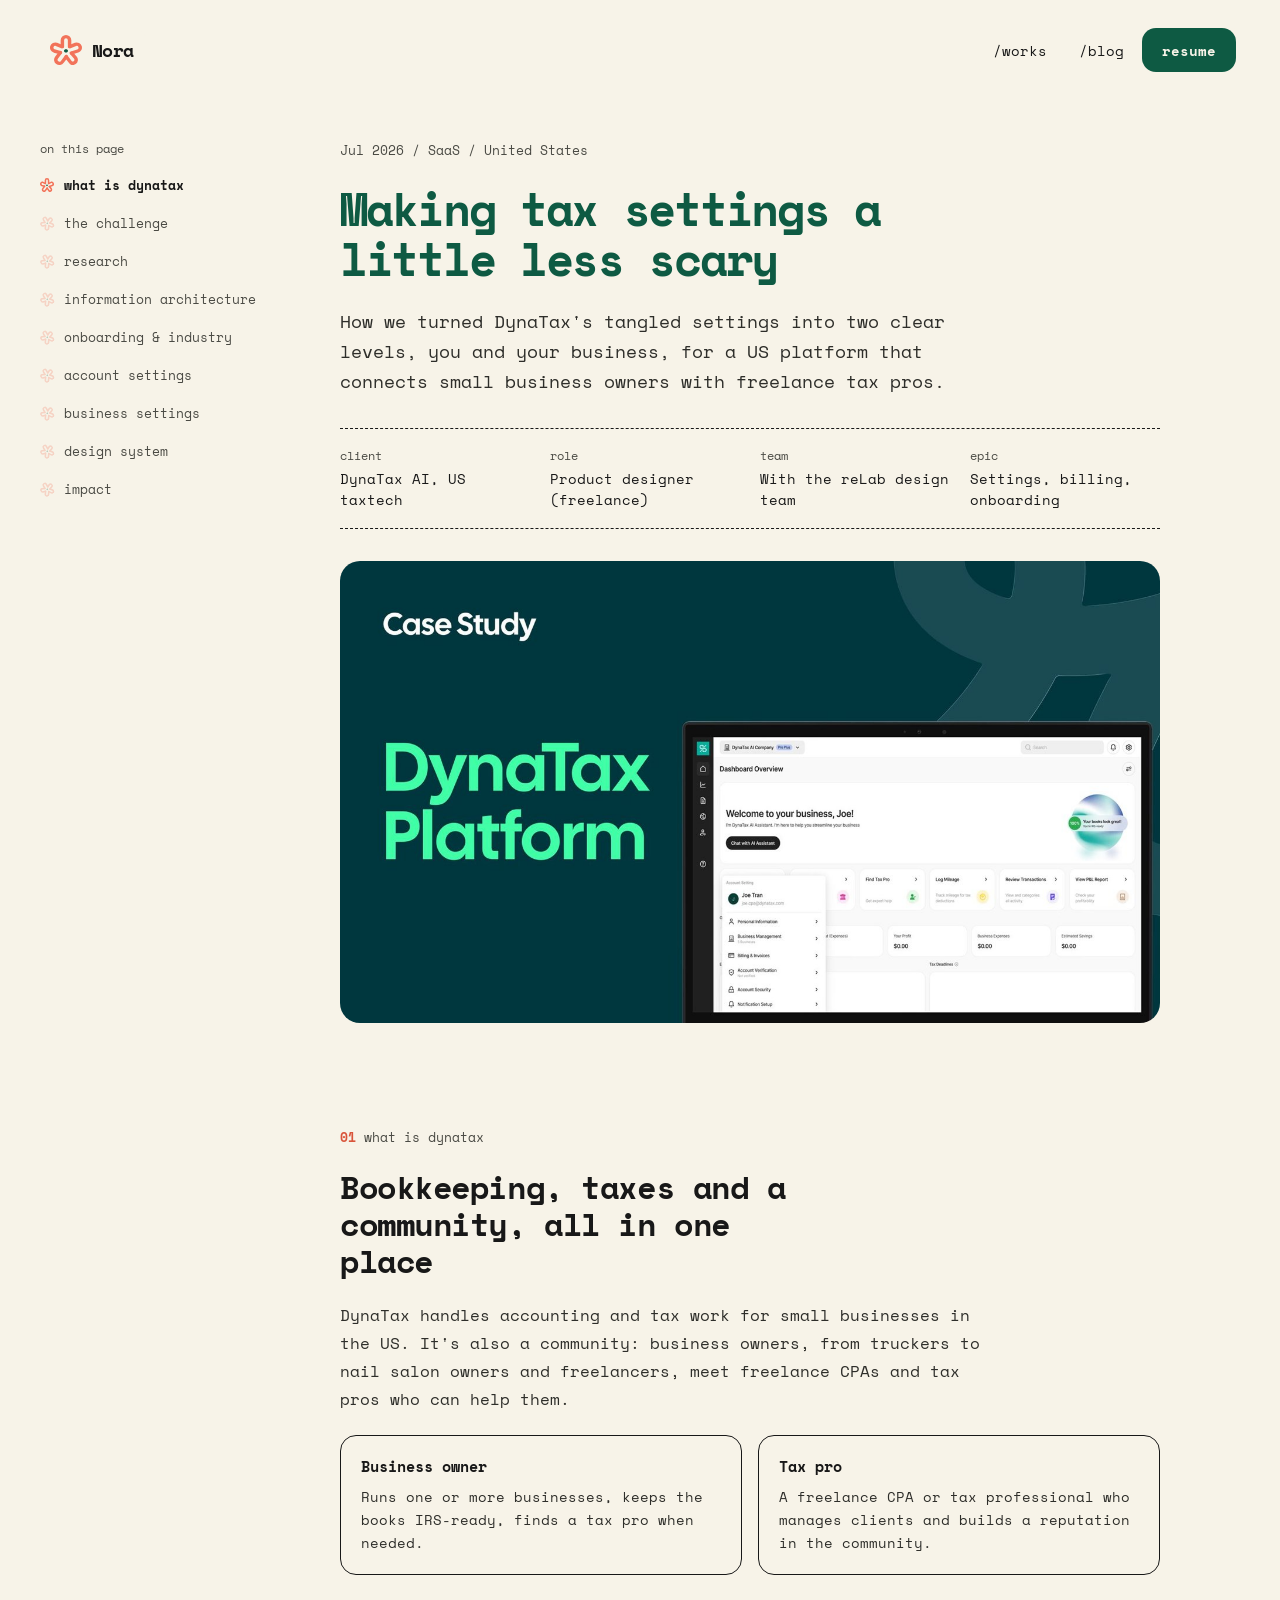
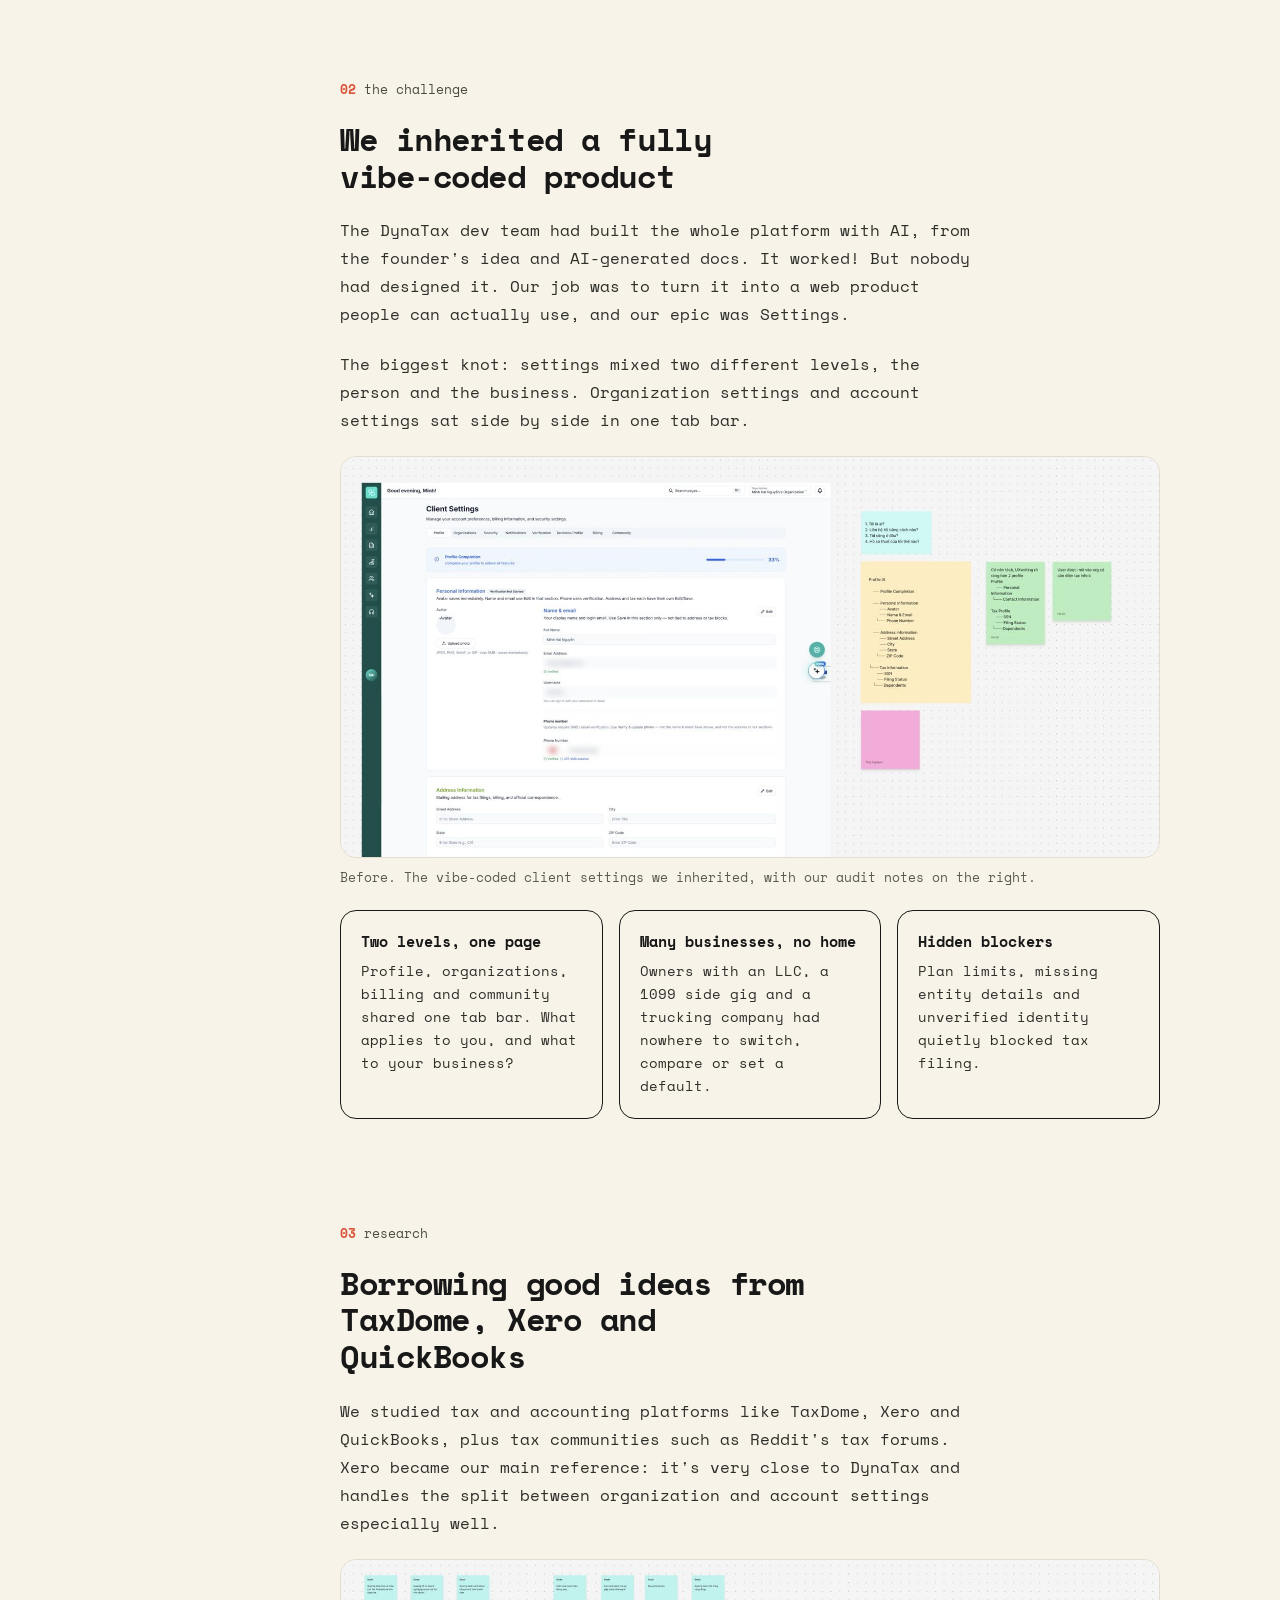
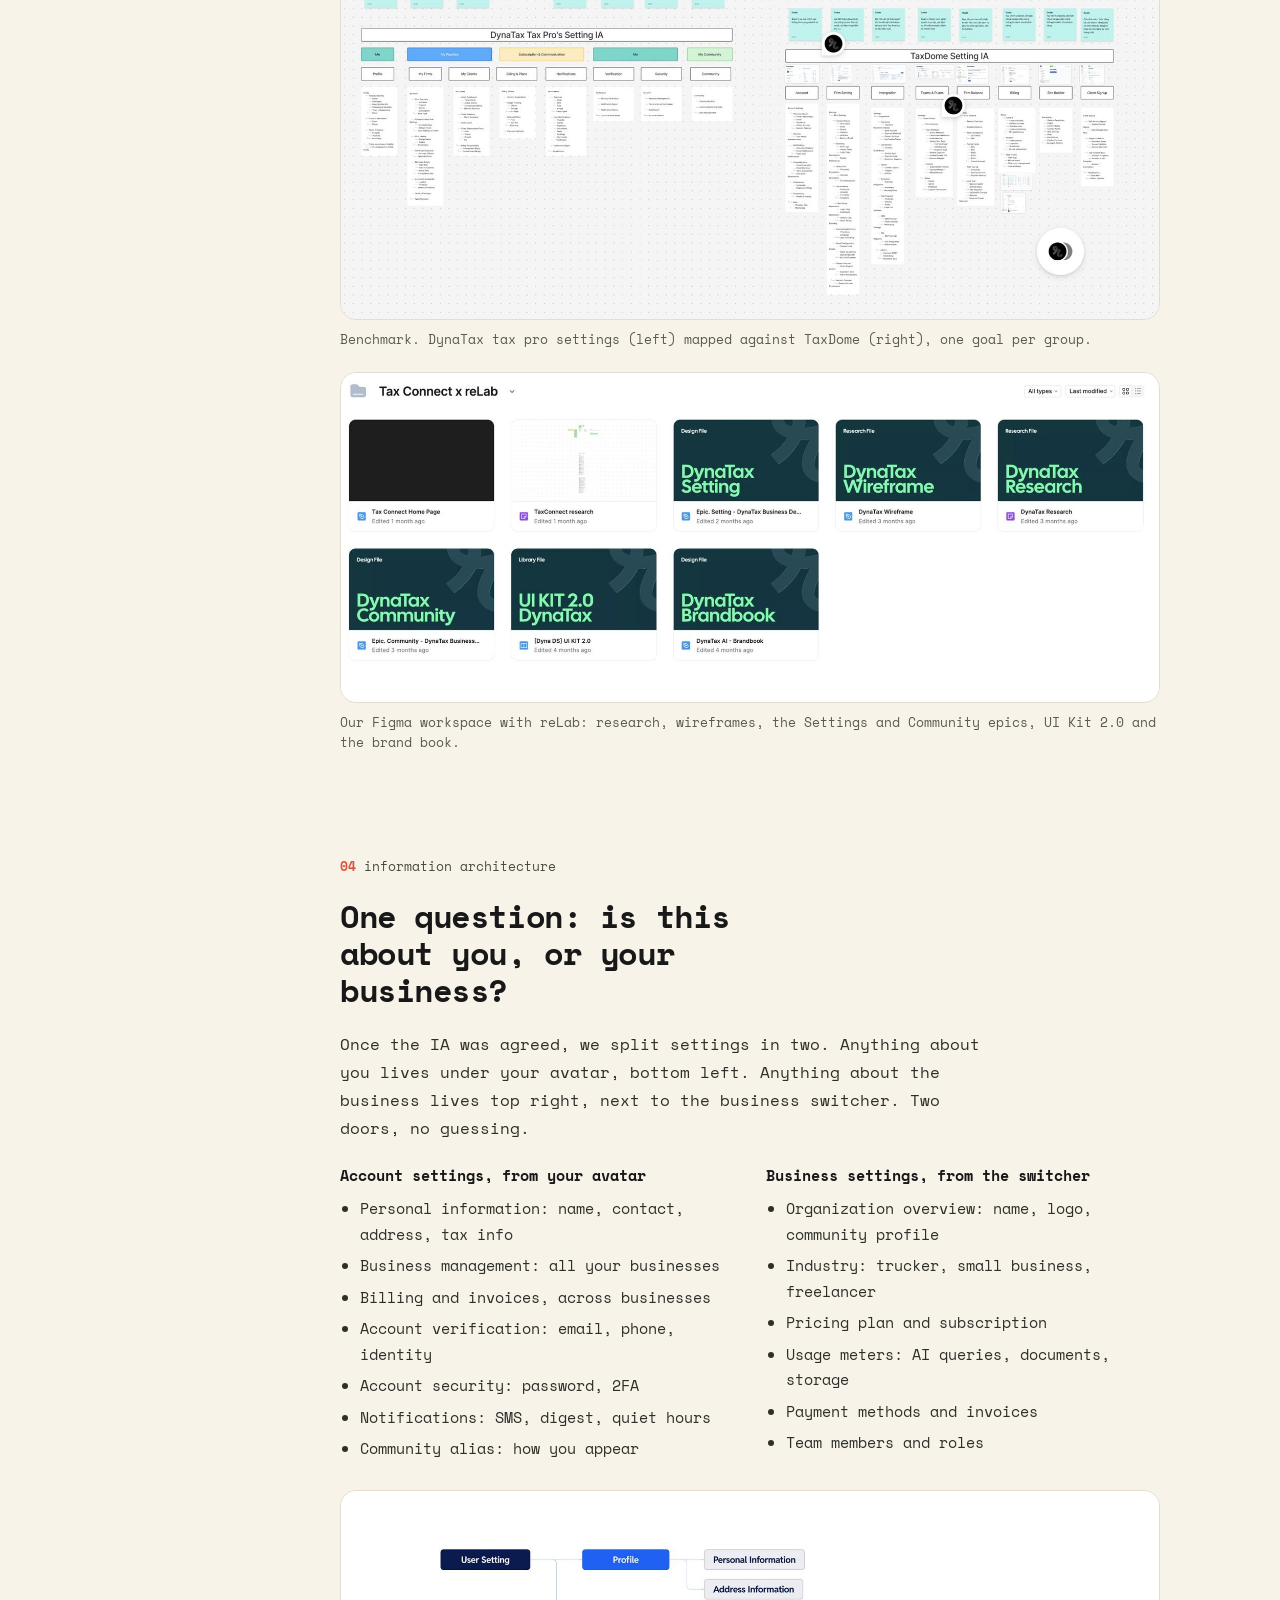
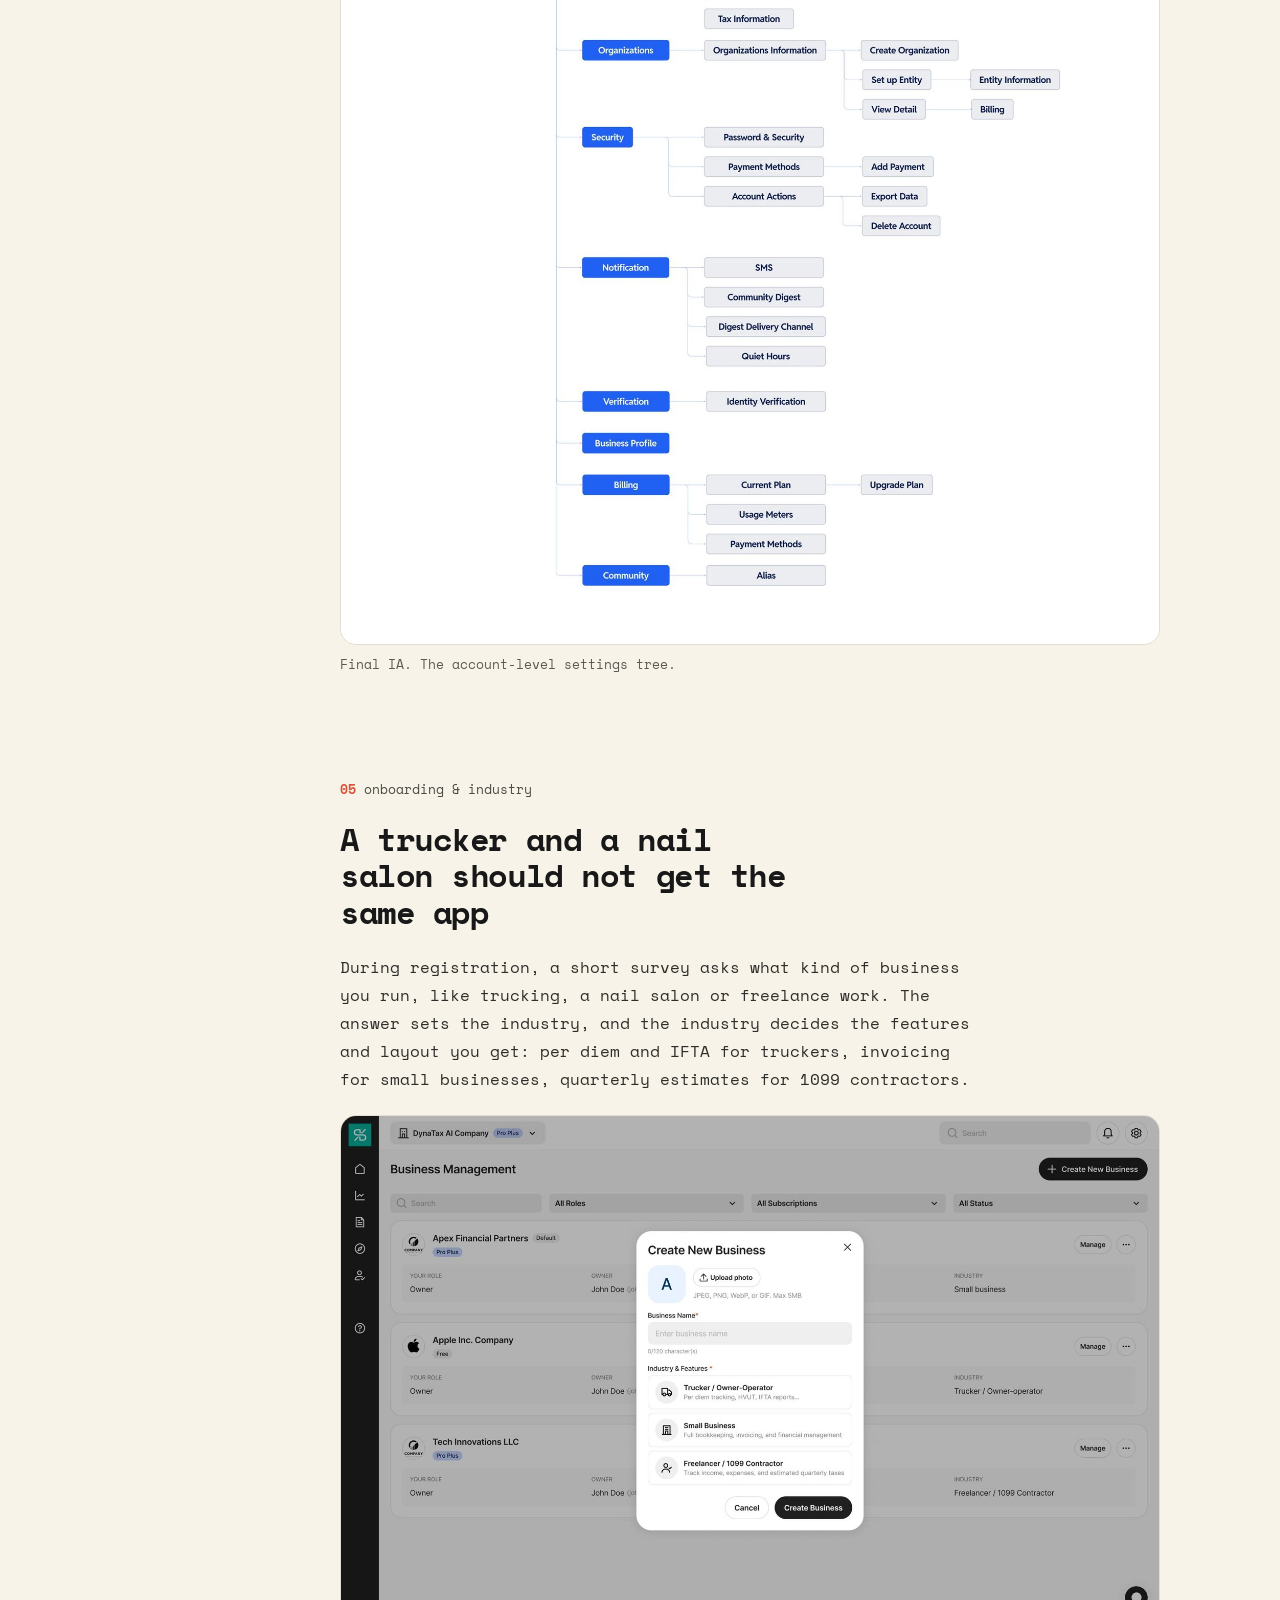
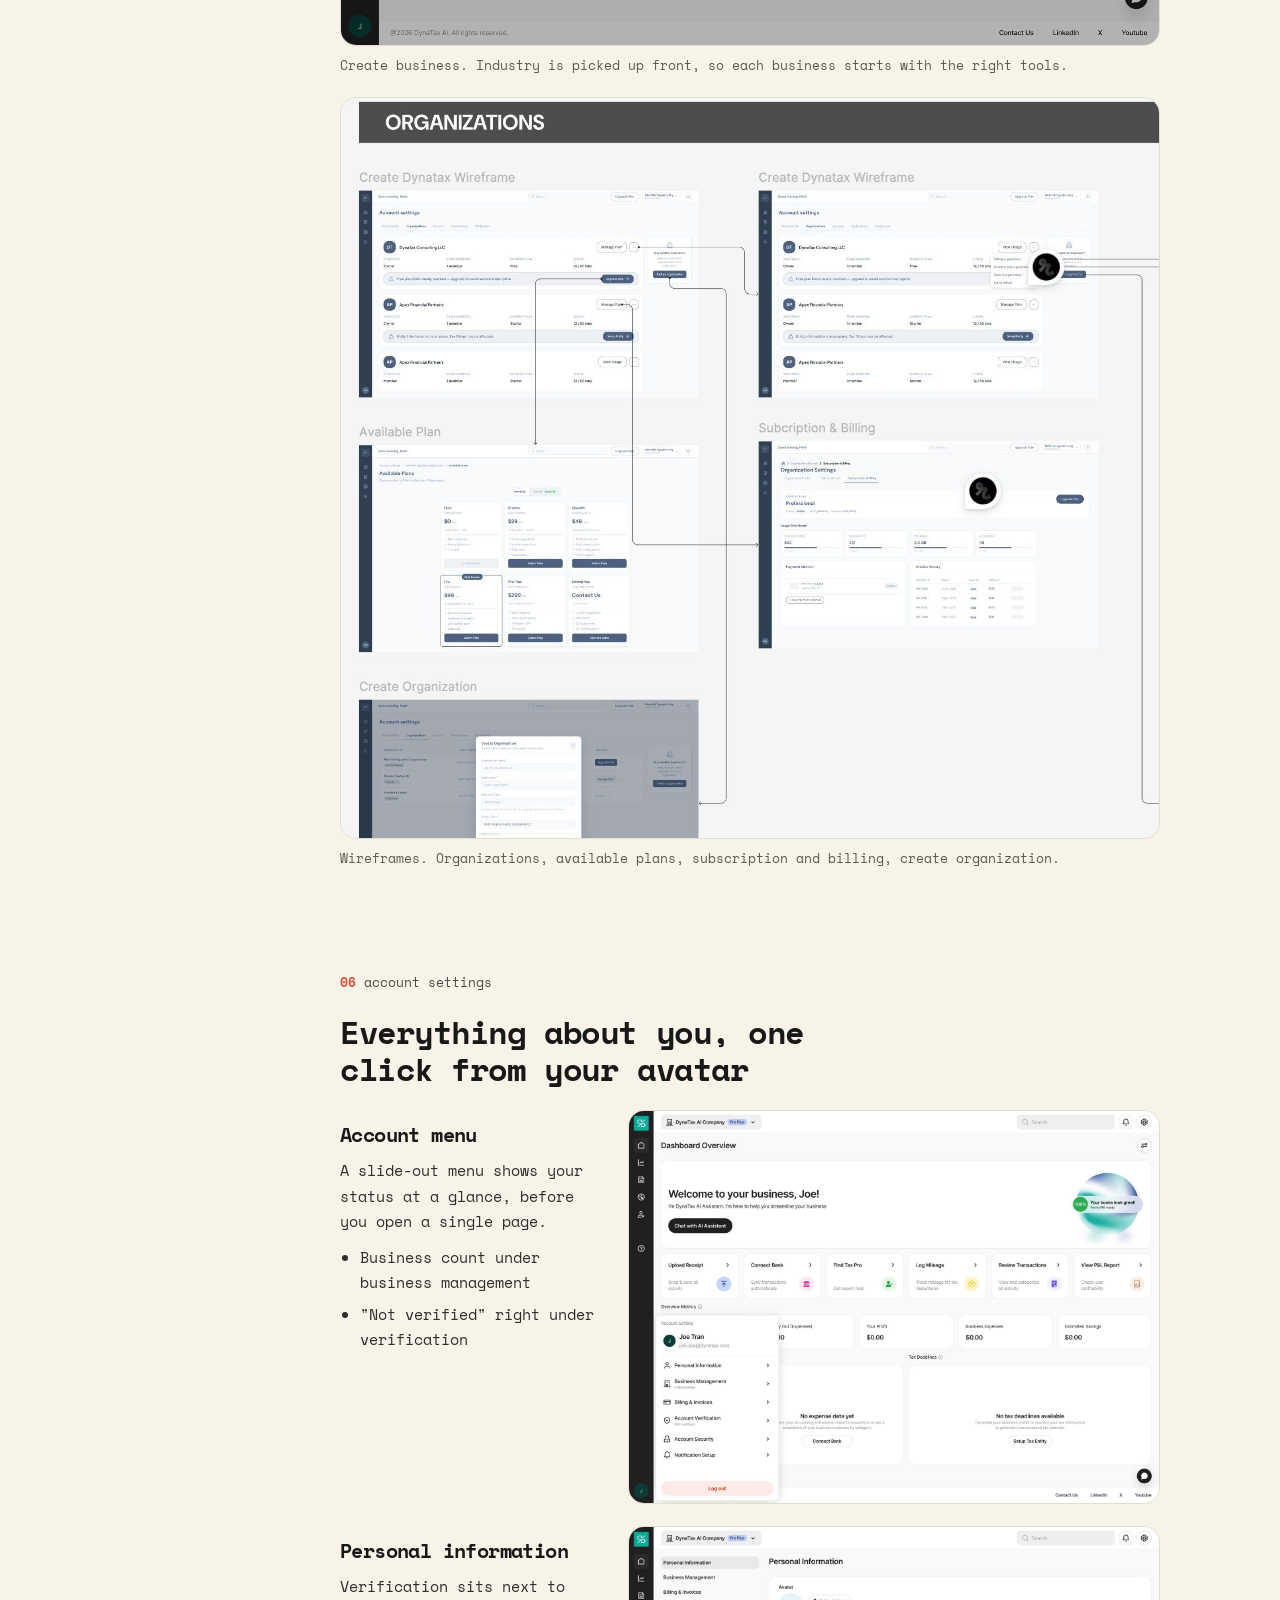
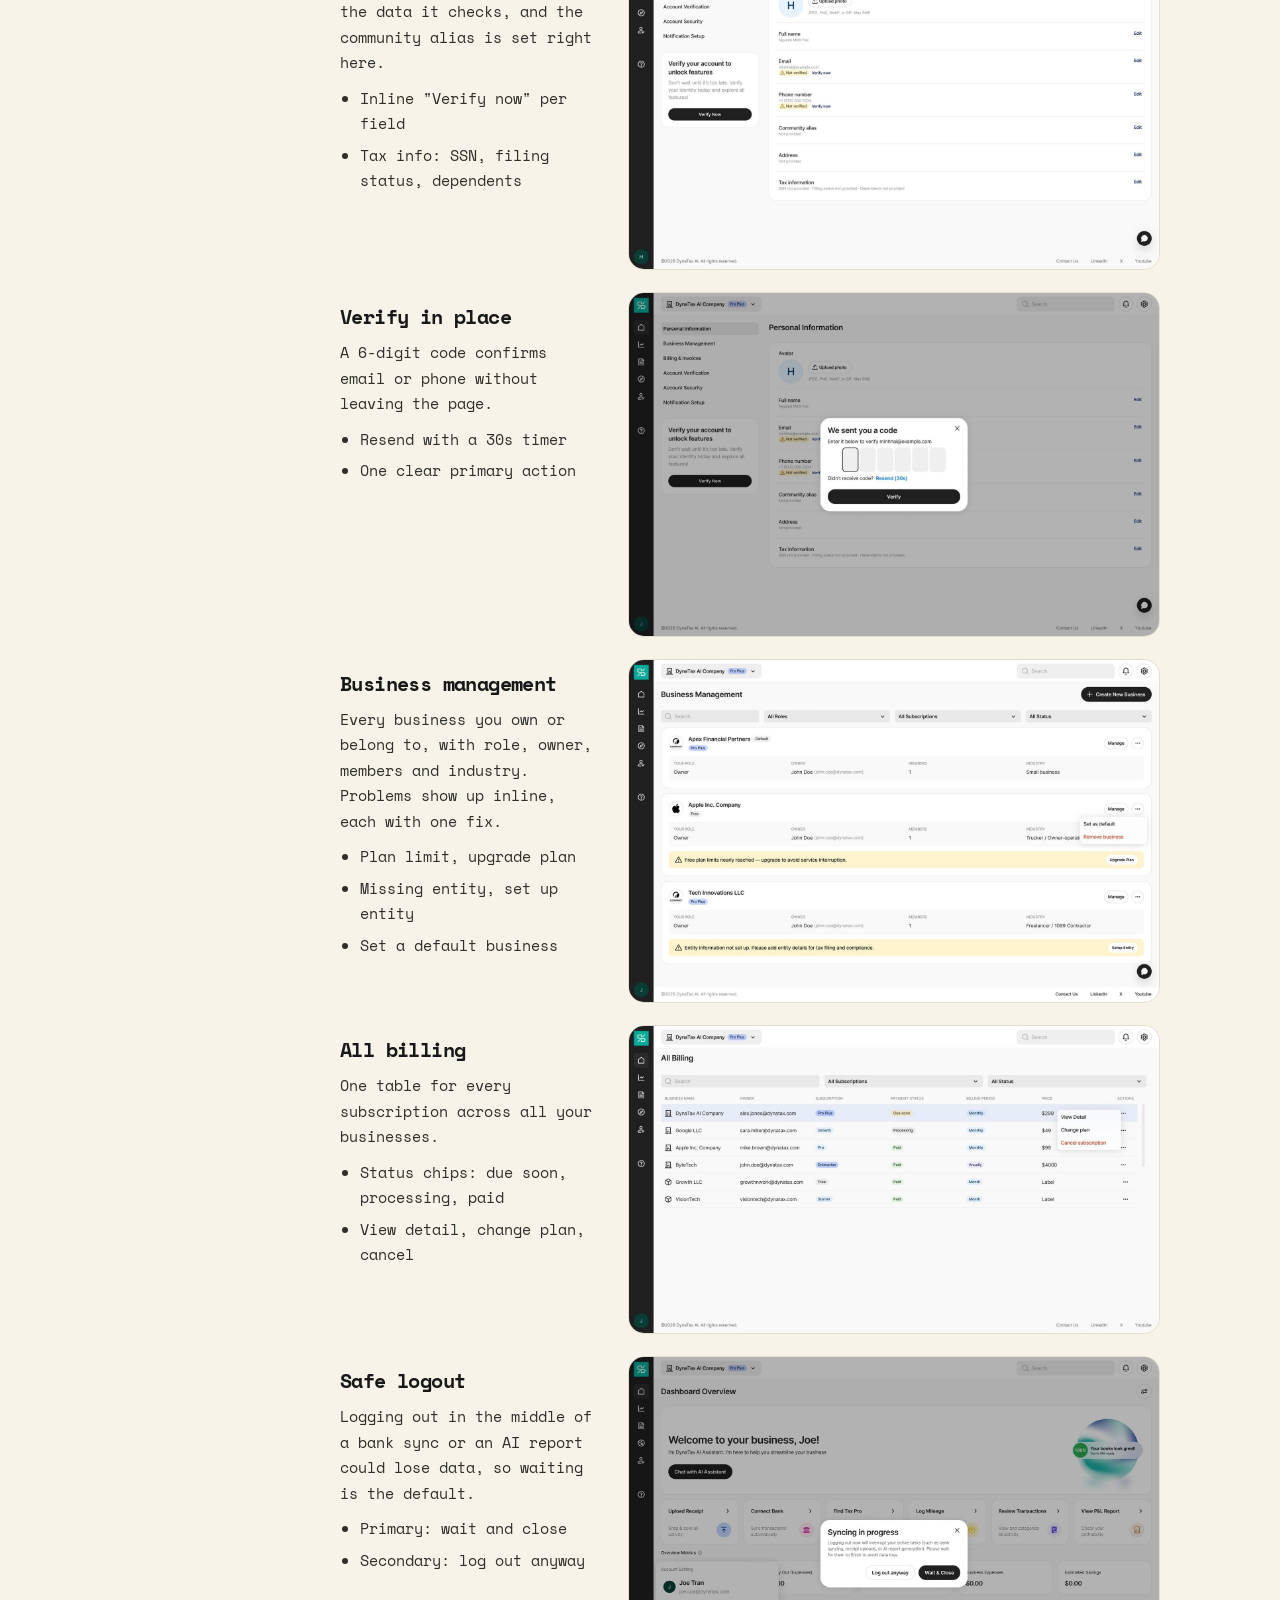
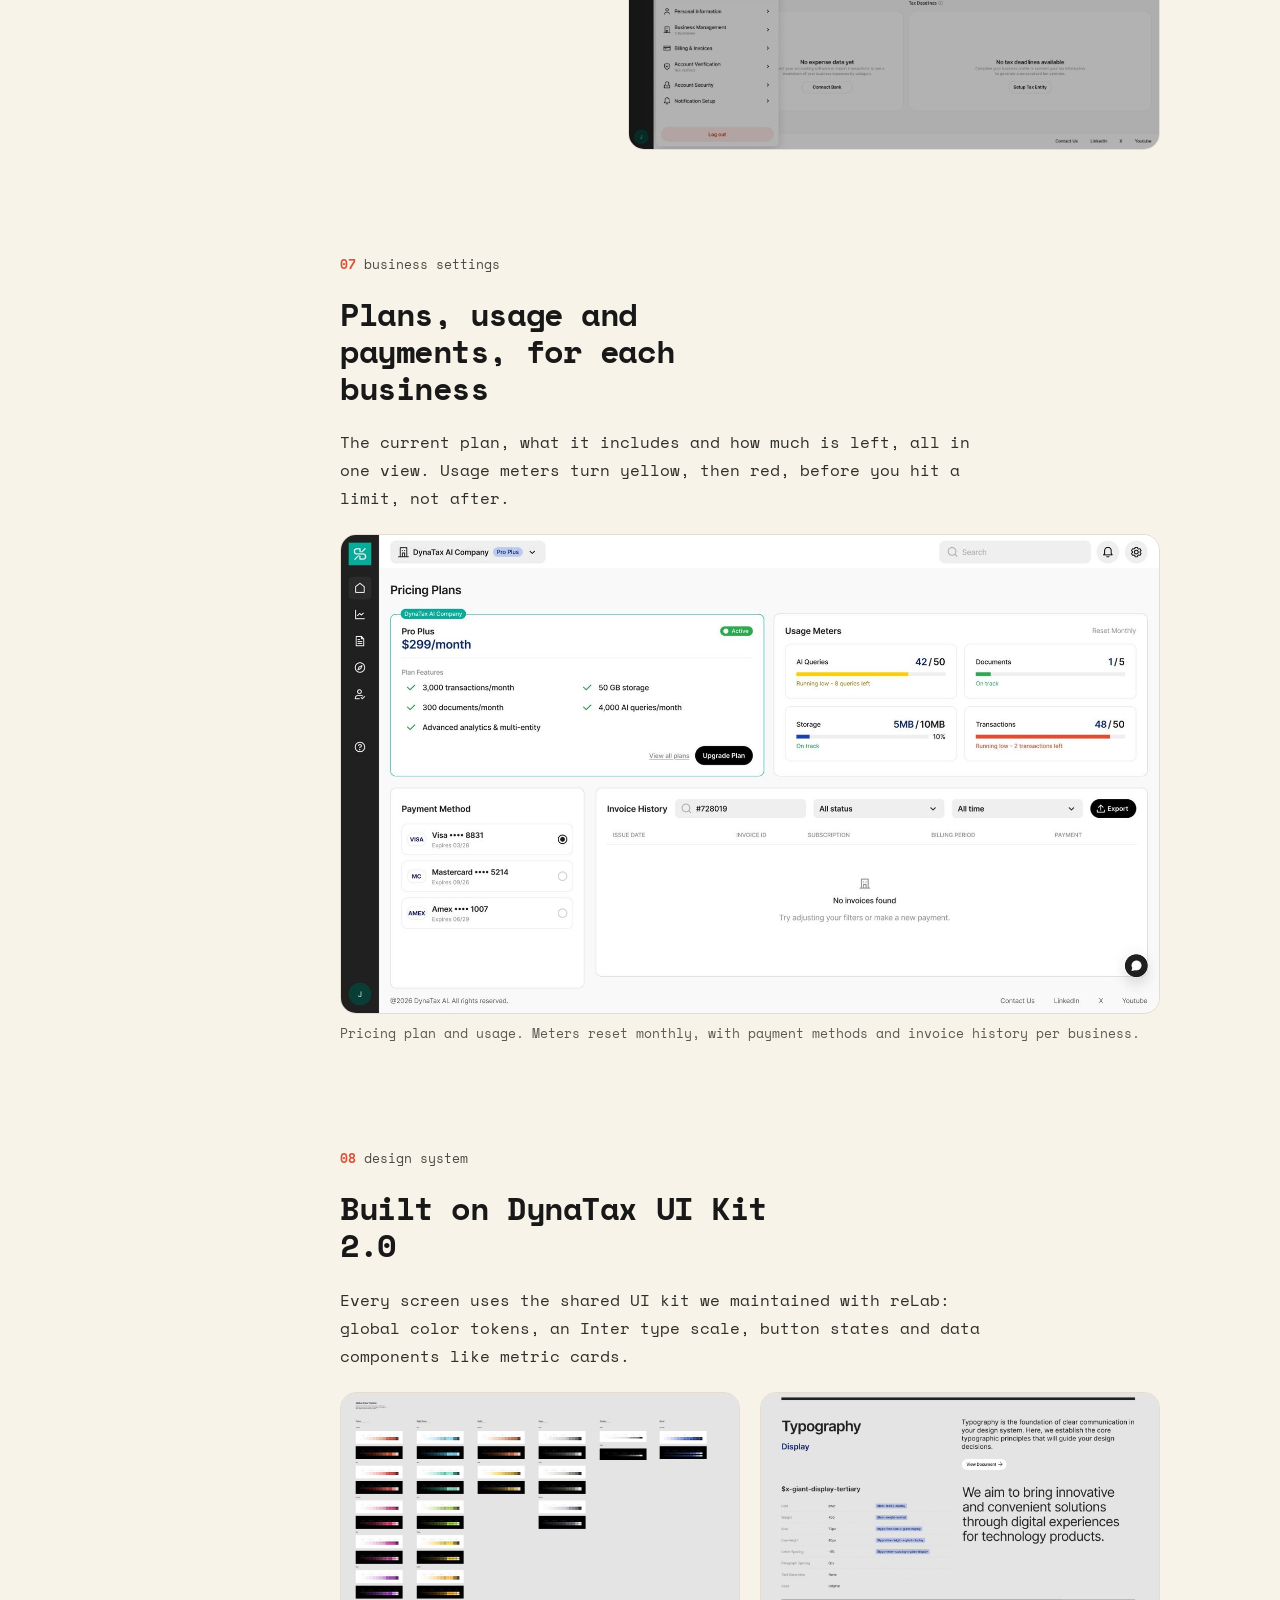
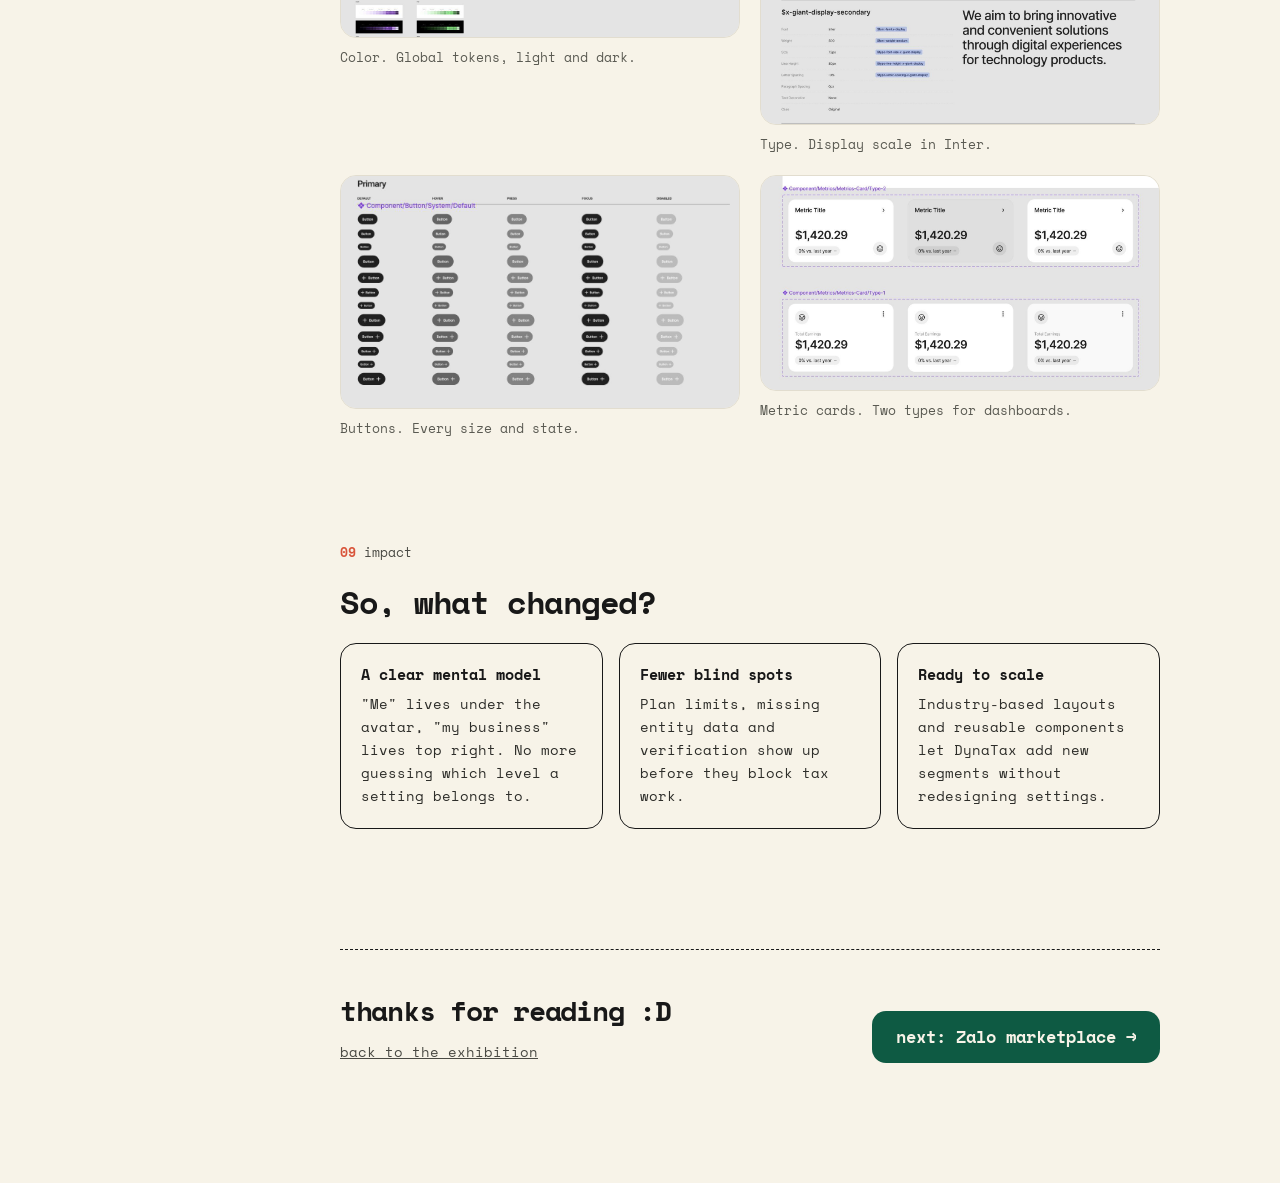
<file: dynatax/index.html>
<!doctype html>
<html lang="en">
<head>
<!-- Google tag (gtag.js) -->
<script async src="https://www.googletagmanager.com/gtag/js?id=G-SGX9G27JE1"></script>
<script>
  window.dataLayer = window.dataLayer || [];
  function gtag(){dataLayer.push(arguments);}
  gtag('js', new Date());
  gtag('config', 'G-SGX9G27JE1');
</script>
<meta charset="utf-8">
<meta name="viewport" content="width=device-width, initial-scale=1">
<title>DynaTax case study, Minh (Nora) Nguyen</title>
<meta name="description" content="How we turned DynaTax&#x27;s tangled settings into two clear levels, you and your business, for a US platform that connects small business owners with freelance tax pros.">
<link rel="icon" href="/assets/img/brand/flower-coral.svg" type="image/svg+xml">
<link rel="preconnect" href="https://fonts.googleapis.com">
<link rel="preconnect" href="https://fonts.gstatic.com" crossorigin>
<link rel="stylesheet" href="https://fonts.googleapis.com/css2?family=Space+Mono:ital,wght@0,400;0,700;1,400&display=swap">
<link rel="stylesheet" href="/assets/css/nora.css">
</head>
<body class="case">
<header class="topbar">
  <a class="pill logo" href="/" aria-label="Nora, back to the exhibition"><img src="/assets/img/brand/flower-coral.svg" alt=""><span>Nora</span></a>
  <nav class="pill navpill" aria-label="Site">
    <a href="/#works">/works</a>
    <a href="/blog/">/blog</a>
    <a class="btn-mini" href="/resume.pdf" target="_blank" rel="noopener">resume</a>
  </nav>
</header>
<nav class="toc" aria-label="Sections of this case study">
  <p>on this page</p>
  <ol><li><a href="#dynatax" data-toc="dynatax"><img src="/assets/img/brand/flower-coral.svg" alt=""><span>what is dynatax</span></a></li><li><a href="#challenge" data-toc="challenge"><img src="/assets/img/brand/flower-coral.svg" alt=""><span>the challenge</span></a></li><li><a href="#research" data-toc="research"><img src="/assets/img/brand/flower-coral.svg" alt=""><span>research</span></a></li><li><a href="#ia" data-toc="ia"><img src="/assets/img/brand/flower-coral.svg" alt=""><span>information architecture</span></a></li><li><a href="#onboarding" data-toc="onboarding"><img src="/assets/img/brand/flower-coral.svg" alt=""><span>onboarding &amp; industry</span></a></li><li><a href="#account" data-toc="account"><img src="/assets/img/brand/flower-coral.svg" alt=""><span>account settings</span></a></li><li><a href="#business" data-toc="business"><img src="/assets/img/brand/flower-coral.svg" alt=""><span>business settings</span></a></li><li><a href="#system" data-toc="system"><img src="/assets/img/brand/flower-coral.svg" alt=""><span>design system</span></a></li><li><a href="#impact" data-toc="impact"><img src="/assets/img/brand/flower-coral.svg" alt=""><span>impact</span></a></li></ol>
</nav>
<main class="case-main">
  <header id="top" class="case-hero">
    <p class="kicker">Jul 2026  /  SaaS  /  United States</p>
    <h1>Making tax settings a little less scary</h1>
    <p class="lede">How we turned DynaTax's tangled settings into two clear levels, you and your business, for a US platform that connects small business owners with freelance tax pros.</p>
    <dl class="meta"><div><dt>client</dt><dd>DynaTax AI, US taxtech</dd></div><div><dt>role</dt><dd>Product designer (freelance)</dd></div><div><dt>team</dt><dd>With the reLab design team</dd></div><div><dt>epic</dt><dd>Settings, billing, onboarding</dd></div></dl>
    <img class="cover" src="/assets/img/thumbs/dynatax.jpg" alt="DynaTax platform case study cover">
  </header>

    <section id="dynatax" data-sec="dynatax" class="case-sec">
      <p class="sec-num">01 <span>what is dynatax</span></p>
      <h2 class="sec-h">Bookkeeping, taxes and a community, all in one place</h2>
      <p style="margin: 0; max-width: 64ch; font-size: 16px; line-height: 1.75; color: #2E2E2A">DynaTax handles accounting and tax work for small businesses in the US. It's also a community: business owners, from truckers to nail salon owners and freelancers, meet freelance CPAs and tax pros who can help them.</p><div style="display: grid; grid-template-columns: repeat(2, minmax(0, 1fr)); gap: 16px"><div style="padding: 20px; border: 1.5px solid #181818; border-radius: 16px; display: flex; flex-direction: column; gap: 8px; background: transparent"><h4 style="margin: 0; font-size: 15px; line-height: 1.35; font-weight: 700; color: #181818">Business owner</h4><p style="margin: 0; font-size: 14px; line-height: 1.65; color: #2E2E2A">Runs one or more businesses, keeps the books IRS-ready, finds a tax pro when needed.</p></div><div style="padding: 20px; border: 1.5px solid #181818; border-radius: 16px; display: flex; flex-direction: column; gap: 8px; background: transparent"><h4 style="margin: 0; font-size: 15px; line-height: 1.35; font-weight: 700; color: #181818">Tax pro</h4><p style="margin: 0; font-size: 14px; line-height: 1.65; color: #2E2E2A">A freelance CPA or tax professional who manages clients and builds a reputation in the community.</p></div></div>
    </section>
    <section id="challenge" data-sec="challenge" class="case-sec">
      <p class="sec-num">02 <span>the challenge</span></p>
      <h2 class="sec-h">We inherited a fully vibe-coded product</h2>
      <p style="margin: 0; max-width: 64ch; font-size: 16px; line-height: 1.75; color: #2E2E2A">The DynaTax dev team had built the whole platform with AI, from the founder's idea and AI-generated docs. It worked! But nobody had designed it. Our job was to turn it into a web product people can actually use, and our epic was Settings.</p><p style="margin: 0; max-width: 64ch; font-size: 16px; line-height: 1.75; color: #2E2E2A">The biggest knot: settings mixed two different levels, the person and the business. Organization settings and account settings sat side by side in one tab bar.</p><figure style="margin: 0; display: flex; flex-direction: column; gap: 10px"><img src="/assets/img/cases/dyna-before-client-settings.jpg" alt="Before. The vibe-coded client settings we inherited, with our audit notes on the right." style="display: block; width: 100%; height: auto; border-radius: 16px; border: 1px solid #E2DDCF"><figcaption style="font-size: 13px; line-height: 1.5; color: #5A5A52">Before. The vibe-coded client settings we inherited, with our audit notes on the right.</figcaption></figure><div style="display: grid; grid-template-columns: repeat(3, minmax(0, 1fr)); gap: 16px"><div style="padding: 20px; border: 1.5px solid #181818; border-radius: 16px; display: flex; flex-direction: column; gap: 8px; background: transparent"><h4 style="margin: 0; font-size: 15px; line-height: 1.35; font-weight: 700; color: #181818">Two levels, one page</h4><p style="margin: 0; font-size: 14px; line-height: 1.65; color: #2E2E2A">Profile, organizations, billing and community shared one tab bar. What applies to you, and what to your business?</p></div><div style="padding: 20px; border: 1.5px solid #181818; border-radius: 16px; display: flex; flex-direction: column; gap: 8px; background: transparent"><h4 style="margin: 0; font-size: 15px; line-height: 1.35; font-weight: 700; color: #181818">Many businesses, no home</h4><p style="margin: 0; font-size: 14px; line-height: 1.65; color: #2E2E2A">Owners with an LLC, a 1099 side gig and a trucking company had nowhere to switch, compare or set a default.</p></div><div style="padding: 20px; border: 1.5px solid #181818; border-radius: 16px; display: flex; flex-direction: column; gap: 8px; background: transparent"><h4 style="margin: 0; font-size: 15px; line-height: 1.35; font-weight: 700; color: #181818">Hidden blockers</h4><p style="margin: 0; font-size: 14px; line-height: 1.65; color: #2E2E2A">Plan limits, missing entity details and unverified identity quietly blocked tax filing.</p></div></div>
    </section>
    <section id="research" data-sec="research" class="case-sec">
      <p class="sec-num">03 <span>research</span></p>
      <h2 class="sec-h">Borrowing good ideas from TaxDome, Xero and QuickBooks</h2>
      <p style="margin: 0; max-width: 64ch; font-size: 16px; line-height: 1.75; color: #2E2E2A">We studied tax and accounting platforms like TaxDome, Xero and QuickBooks, plus tax communities such as Reddit's tax forums. Xero became our main reference: it's very close to DynaTax and handles the split between organization and account settings especially well.</p><figure style="margin: 0; display: flex; flex-direction: column; gap: 10px"><img src="/assets/img/cases/dyna-ia-benchmark.jpg" alt="Benchmark. DynaTax tax pro settings (left) mapped against TaxDome (right), one goal per group." style="display: block; width: 100%; height: auto; border-radius: 16px; border: 1px solid #E2DDCF"><figcaption style="font-size: 13px; line-height: 1.5; color: #5A5A52">Benchmark. DynaTax tax pro settings (left) mapped against TaxDome (right), one goal per group.</figcaption></figure><figure style="margin: 0; display: flex; flex-direction: column; gap: 10px"><img src="/assets/img/cases/dyna-process-files.jpg" alt="Our Figma workspace with reLab: research, wireframes, the Settings and Community epics, UI Kit 2.0 and the brand book." style="display: block; width: 100%; height: auto; border-radius: 16px; border: 1px solid #E2DDCF"><figcaption style="font-size: 13px; line-height: 1.5; color: #5A5A52">Our Figma workspace with reLab: research, wireframes, the Settings and Community epics, UI Kit 2.0 and the brand book.</figcaption></figure>
    </section>
    <section id="ia" data-sec="ia" class="case-sec">
      <p class="sec-num">04 <span>information architecture</span></p>
      <h2 class="sec-h">One question: is this about you, or your business?</h2>
      <p style="margin: 0; max-width: 64ch; font-size: 16px; line-height: 1.75; color: #2E2E2A">Once the IA was agreed, we split settings in two. Anything about you lives under your avatar, bottom left. Anything about the business lives top right, next to the business switcher. Two doors, no guessing.</p><div style="display: grid; grid-template-columns: repeat(2, minmax(0, 1fr)); gap: 32px"><div><h4 style="margin: 0 0 10px; font-size: 15px; font-weight: 700">Account settings, from your avatar</h4><ul style="margin: 0; padding-left: 20px; font-size: 15px; line-height: 1.7; color: #2E2E2A"><li style="margin: 0 0 6px">Personal information: name, contact, address, tax info</li><li style="margin: 0 0 6px">Business management: all your businesses</li><li style="margin: 0 0 6px">Billing and invoices, across businesses</li><li style="margin: 0 0 6px">Account verification: email, phone, identity</li><li style="margin: 0 0 6px">Account security: password, 2FA</li><li style="margin: 0 0 6px">Notifications: SMS, digest, quiet hours</li><li style="margin: 0 0 6px">Community alias: how you appear</li></ul></div><div><h4 style="margin: 0 0 10px; font-size: 15px; font-weight: 700">Business settings, from the switcher</h4><ul style="margin: 0; padding-left: 20px; font-size: 15px; line-height: 1.7; color: #2E2E2A"><li style="margin: 0 0 6px">Organization overview: name, logo, community profile</li><li style="margin: 0 0 6px">Industry: trucker, small business, freelancer</li><li style="margin: 0 0 6px">Pricing plan and subscription</li><li style="margin: 0 0 6px">Usage meters: AI queries, documents, storage</li><li style="margin: 0 0 6px">Payment methods and invoices</li><li style="margin: 0 0 6px">Team members and roles</li></ul></div></div><figure style="margin: 0; display: flex; flex-direction: column; gap: 10px"><img src="/assets/img/cases/dyna-ia-user-settings.jpg" alt="Final IA. The account-level settings tree." style="display: block; width: 100%; height: auto; border-radius: 16px; border: 1px solid #E2DDCF"><figcaption style="font-size: 13px; line-height: 1.5; color: #5A5A52">Final IA. The account-level settings tree.</figcaption></figure>
    </section>
    <section id="onboarding" data-sec="onboarding" class="case-sec">
      <p class="sec-num">05 <span>onboarding &amp; industry</span></p>
      <h2 class="sec-h">A trucker and a nail salon should not get the same app</h2>
      <p style="margin: 0; max-width: 64ch; font-size: 16px; line-height: 1.75; color: #2E2E2A">During registration, a short survey asks what kind of business you run, like trucking, a nail salon or freelance work. The answer sets the industry, and the industry decides the features and layout you get: per diem and IFTA for truckers, invoicing for small businesses, quarterly estimates for 1099 contractors.</p><figure style="margin: 0; display: flex; flex-direction: column; gap: 10px"><img src="/assets/img/cases/dyna-ui-create-business.jpg" alt="Create business. Industry is picked up front, so each business starts with the right tools." style="display: block; width: 100%; height: auto; border-radius: 16px; border: 1px solid #E2DDCF"><figcaption style="font-size: 13px; line-height: 1.5; color: #5A5A52">Create business. Industry is picked up front, so each business starts with the right tools.</figcaption></figure><figure style="margin: 0; display: flex; flex-direction: column; gap: 10px"><img src="/assets/img/cases/dyna-wireframe-organizations.jpg" alt="Wireframes. Organizations, available plans, subscription and billing, create organization." style="display: block; width: 100%; height: auto; border-radius: 16px; border: 1px solid #E2DDCF"><figcaption style="font-size: 13px; line-height: 1.5; color: #5A5A52">Wireframes. Organizations, available plans, subscription and billing, create organization.</figcaption></figure>
    </section>
    <section id="account" data-sec="account" class="case-sec">
      <p class="sec-num">06 <span>account settings</span></p>
      <h2 class="sec-h">Everything about you, one click from your avatar</h2>
      <div style="display: grid; grid-template-columns: minmax(0, 260px) minmax(0, 1fr); gap: 28px; align-items: start"><div style="display: flex; flex-direction: column; gap: 10px"><h3 style="margin: 12px 0 0; font-size: 20px; line-height: 1.3; font-weight: 700; letter-spacing: -0.03em">Account menu</h3><p style="margin: 0; font-size: 15px; line-height: 1.7; color: #2E2E2A">A slide-out menu shows your status at a glance, before you open a single page.</p><div><ul style="margin: 0; padding-left: 20px; font-size: 15px; line-height: 1.7; color: #2E2E2A"><li style="margin: 0 0 6px">Business count under business management</li><li style="margin: 0 0 6px">"Not verified" right under verification</li></ul></div></div><figure style="margin: 0; display: flex; flex-direction: column; gap: 10px"><img src="/assets/img/cases/dyna-ui-account-menu.jpg" alt="Account menu" style="display: block; width: 100%; height: auto; border-radius: 16px; border: 1px solid #E2DDCF"></figure></div><div style="display: grid; grid-template-columns: minmax(0, 260px) minmax(0, 1fr); gap: 28px; align-items: start"><div style="display: flex; flex-direction: column; gap: 10px"><h3 style="margin: 12px 0 0; font-size: 20px; line-height: 1.3; font-weight: 700; letter-spacing: -0.03em">Personal information</h3><p style="margin: 0; font-size: 15px; line-height: 1.7; color: #2E2E2A">Verification sits next to the data it checks, and the community alias is set right here.</p><div><ul style="margin: 0; padding-left: 20px; font-size: 15px; line-height: 1.7; color: #2E2E2A"><li style="margin: 0 0 6px">Inline "Verify now" per field</li><li style="margin: 0 0 6px">Tax info: SSN, filing status, dependents</li></ul></div></div><figure style="margin: 0; display: flex; flex-direction: column; gap: 10px"><img src="/assets/img/cases/dyna-ui-personal-info-v2.jpg" alt="Personal information" style="display: block; width: 100%; height: auto; border-radius: 16px; border: 1px solid #E2DDCF"></figure></div><div style="display: grid; grid-template-columns: minmax(0, 260px) minmax(0, 1fr); gap: 28px; align-items: start"><div style="display: flex; flex-direction: column; gap: 10px"><h3 style="margin: 12px 0 0; font-size: 20px; line-height: 1.3; font-weight: 700; letter-spacing: -0.03em">Verify in place</h3><p style="margin: 0; font-size: 15px; line-height: 1.7; color: #2E2E2A">A 6-digit code confirms email or phone without leaving the page.</p><div><ul style="margin: 0; padding-left: 20px; font-size: 15px; line-height: 1.7; color: #2E2E2A"><li style="margin: 0 0 6px">Resend with a 30s timer</li><li style="margin: 0 0 6px">One clear primary action</li></ul></div></div><figure style="margin: 0; display: flex; flex-direction: column; gap: 10px"><img src="/assets/img/cases/dyna-ui-verify-otp.jpg" alt="Verify in place" style="display: block; width: 100%; height: auto; border-radius: 16px; border: 1px solid #E2DDCF"></figure></div><div style="display: grid; grid-template-columns: minmax(0, 260px) minmax(0, 1fr); gap: 28px; align-items: start"><div style="display: flex; flex-direction: column; gap: 10px"><h3 style="margin: 12px 0 0; font-size: 20px; line-height: 1.3; font-weight: 700; letter-spacing: -0.03em">Business management</h3><p style="margin: 0; font-size: 15px; line-height: 1.7; color: #2E2E2A">Every business you own or belong to, with role, owner, members and industry. Problems show up inline, each with one fix.</p><div><ul style="margin: 0; padding-left: 20px; font-size: 15px; line-height: 1.7; color: #2E2E2A"><li style="margin: 0 0 6px">Plan limit, upgrade plan</li><li style="margin: 0 0 6px">Missing entity, set up entity</li><li style="margin: 0 0 6px">Set a default business</li></ul></div></div><figure style="margin: 0; display: flex; flex-direction: column; gap: 10px"><img src="/assets/img/cases/dyna-ui-business-management.jpg" alt="Business management" style="display: block; width: 100%; height: auto; border-radius: 16px; border: 1px solid #E2DDCF"></figure></div><div style="display: grid; grid-template-columns: minmax(0, 260px) minmax(0, 1fr); gap: 28px; align-items: start"><div style="display: flex; flex-direction: column; gap: 10px"><h3 style="margin: 12px 0 0; font-size: 20px; line-height: 1.3; font-weight: 700; letter-spacing: -0.03em">All billing</h3><p style="margin: 0; font-size: 15px; line-height: 1.7; color: #2E2E2A">One table for every subscription across all your businesses.</p><div><ul style="margin: 0; padding-left: 20px; font-size: 15px; line-height: 1.7; color: #2E2E2A"><li style="margin: 0 0 6px">Status chips: due soon, processing, paid</li><li style="margin: 0 0 6px">View detail, change plan, cancel</li></ul></div></div><figure style="margin: 0; display: flex; flex-direction: column; gap: 10px"><img src="/assets/img/cases/dyna-ui-all-billing.jpg" alt="All billing" style="display: block; width: 100%; height: auto; border-radius: 16px; border: 1px solid #E2DDCF"></figure></div><div style="display: grid; grid-template-columns: minmax(0, 260px) minmax(0, 1fr); gap: 28px; align-items: start"><div style="display: flex; flex-direction: column; gap: 10px"><h3 style="margin: 12px 0 0; font-size: 20px; line-height: 1.3; font-weight: 700; letter-spacing: -0.03em">Safe logout</h3><p style="margin: 0; font-size: 15px; line-height: 1.7; color: #2E2E2A">Logging out in the middle of a bank sync or an AI report could lose data, so waiting is the default.</p><div><ul style="margin: 0; padding-left: 20px; font-size: 15px; line-height: 1.7; color: #2E2E2A"><li style="margin: 0 0 6px">Primary: wait and close</li><li style="margin: 0 0 6px">Secondary: log out anyway</li></ul></div></div><figure style="margin: 0; display: flex; flex-direction: column; gap: 10px"><img src="/assets/img/cases/dyna-ui-logout-guard.jpg" alt="Safe logout" style="display: block; width: 100%; height: auto; border-radius: 16px; border: 1px solid #E2DDCF"></figure></div>
    </section>
    <section id="business" data-sec="business" class="case-sec">
      <p class="sec-num">07 <span>business settings</span></p>
      <h2 class="sec-h">Plans, usage and payments, for each business</h2>
      <p style="margin: 0; max-width: 64ch; font-size: 16px; line-height: 1.75; color: #2E2E2A">The current plan, what it includes and how much is left, all in one view. Usage meters turn yellow, then red, before you hit a limit, not after.</p><figure style="margin: 0; display: flex; flex-direction: column; gap: 10px"><img src="/assets/img/cases/dyna-ui-org-billing.jpg" alt="Pricing plan and usage. Meters reset monthly, with payment methods and invoice history per business." style="display: block; width: 100%; height: auto; border-radius: 16px; border: 1px solid #E2DDCF"><figcaption style="font-size: 13px; line-height: 1.5; color: #5A5A52">Pricing plan and usage. Meters reset monthly, with payment methods and invoice history per business.</figcaption></figure>
    </section>
    <section id="system" data-sec="system" class="case-sec">
      <p class="sec-num">08 <span>design system</span></p>
      <h2 class="sec-h">Built on DynaTax UI Kit 2.0</h2>
      <p style="margin: 0; max-width: 64ch; font-size: 16px; line-height: 1.75; color: #2E2E2A">Every screen uses the shared UI kit we maintained with reLab: global color tokens, an Inter type scale, button states and data components like metric cards.</p><div class="g2" style="display: grid; grid-template-columns: repeat(2, minmax(0, 1fr)); gap: 20px"><figure style="margin: 0; display: flex; flex-direction: column; gap: 10px"><img src="/assets/img/cases/dyna-ds-colors.jpg" alt="Color. Global tokens, light and dark." style="display: block; width: 100%; height: auto; border-radius: 16px; border: 1px solid #E2DDCF"><figcaption style="font-size: 13px; line-height: 1.5; color: #5A5A52">Color. Global tokens, light and dark.</figcaption></figure><figure style="margin: 0; display: flex; flex-direction: column; gap: 10px"><img src="/assets/img/cases/dyna-ds-typography.jpg" alt="Type. Display scale in Inter." style="display: block; width: 100%; height: auto; border-radius: 16px; border: 1px solid #E2DDCF"><figcaption style="font-size: 13px; line-height: 1.5; color: #5A5A52">Type. Display scale in Inter.</figcaption></figure><figure style="margin: 0; display: flex; flex-direction: column; gap: 10px"><img src="/assets/img/cases/dyna-ds-buttons.jpg" alt="Buttons. Every size and state." style="display: block; width: 100%; height: auto; border-radius: 16px; border: 1px solid #E2DDCF"><figcaption style="font-size: 13px; line-height: 1.5; color: #5A5A52">Buttons. Every size and state.</figcaption></figure><figure style="margin: 0; display: flex; flex-direction: column; gap: 10px"><img src="/assets/img/cases/dyna-ds-metric-cards.jpg" alt="Metric cards. Two types for dashboards." style="display: block; width: 100%; height: auto; border-radius: 16px; border: 1px solid #E2DDCF"><figcaption style="font-size: 13px; line-height: 1.5; color: #5A5A52">Metric cards. Two types for dashboards.</figcaption></figure></div>
    </section>
    <section id="impact" data-sec="impact" class="case-sec">
      <p class="sec-num">09 <span>impact</span></p>
      <h2 class="sec-h">So, what changed?</h2>
      <div style="display: grid; grid-template-columns: repeat(3, minmax(0, 1fr)); gap: 16px"><div style="padding: 20px; border: 1.5px solid #181818; border-radius: 16px; display: flex; flex-direction: column; gap: 8px; background: transparent"><h4 style="margin: 0; font-size: 15px; line-height: 1.35; font-weight: 700; color: #181818">A clear mental model</h4><p style="margin: 0; font-size: 14px; line-height: 1.65; color: #2E2E2A">"Me" lives under the avatar, "my business" lives top right. No more guessing which level a setting belongs to.</p></div><div style="padding: 20px; border: 1.5px solid #181818; border-radius: 16px; display: flex; flex-direction: column; gap: 8px; background: transparent"><h4 style="margin: 0; font-size: 15px; line-height: 1.35; font-weight: 700; color: #181818">Fewer blind spots</h4><p style="margin: 0; font-size: 14px; line-height: 1.65; color: #2E2E2A">Plan limits, missing entity data and verification show up before they block tax work.</p></div><div style="padding: 20px; border: 1.5px solid #181818; border-radius: 16px; display: flex; flex-direction: column; gap: 8px; background: transparent"><h4 style="margin: 0; font-size: 15px; line-height: 1.35; font-weight: 700; color: #181818">Ready to scale</h4><p style="margin: 0; font-size: 14px; line-height: 1.65; color: #2E2E2A">Industry-based layouts and reusable components let DynaTax add new segments without redesigning settings.</p></div></div>
    </section>
  <footer class="case-end">
    <div>
      <p class="thanks">thanks for reading :D</p>
      <a href="/">back to the exhibition</a>
    </div>
    <a class="btn" href="/zalo/">next: Zalo marketplace →</a>
  </footer>
</main>
<script src="/assets/js/nora.js" defer></script>
</body>
</html>
</file>
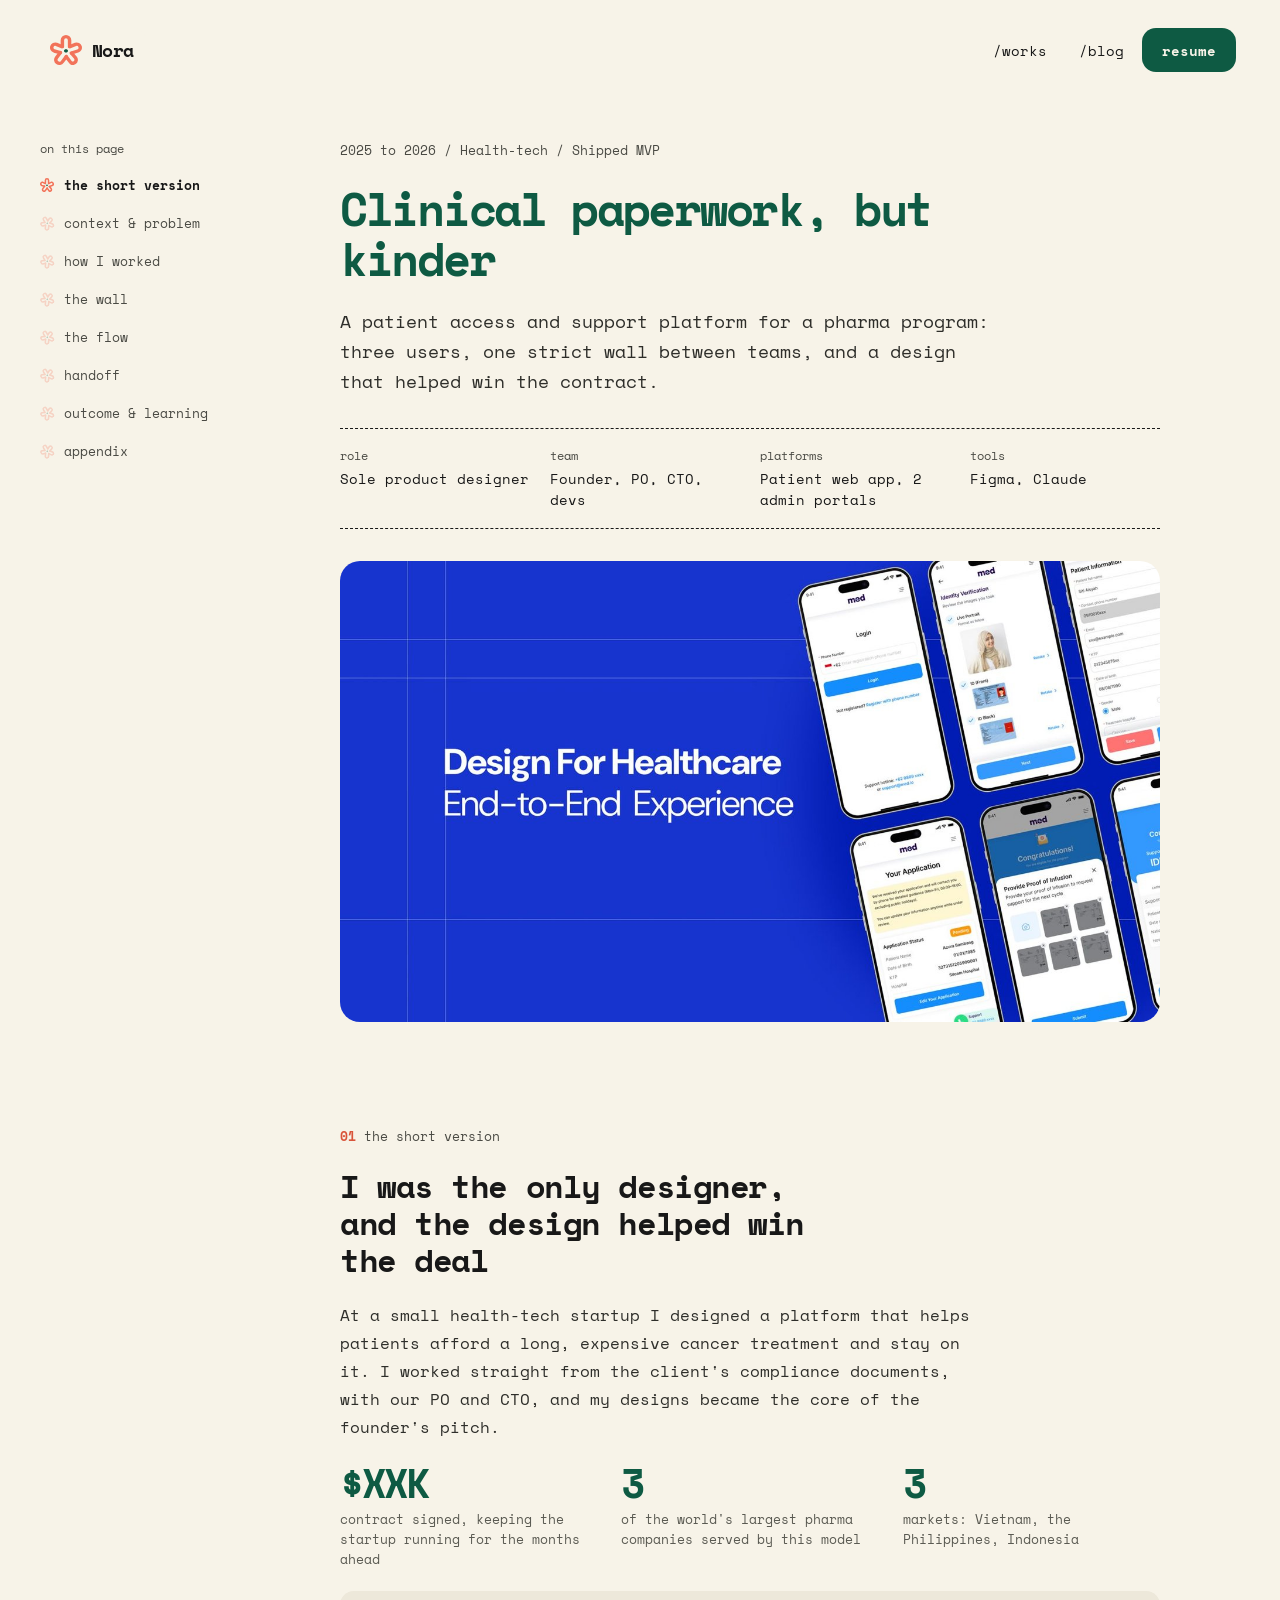
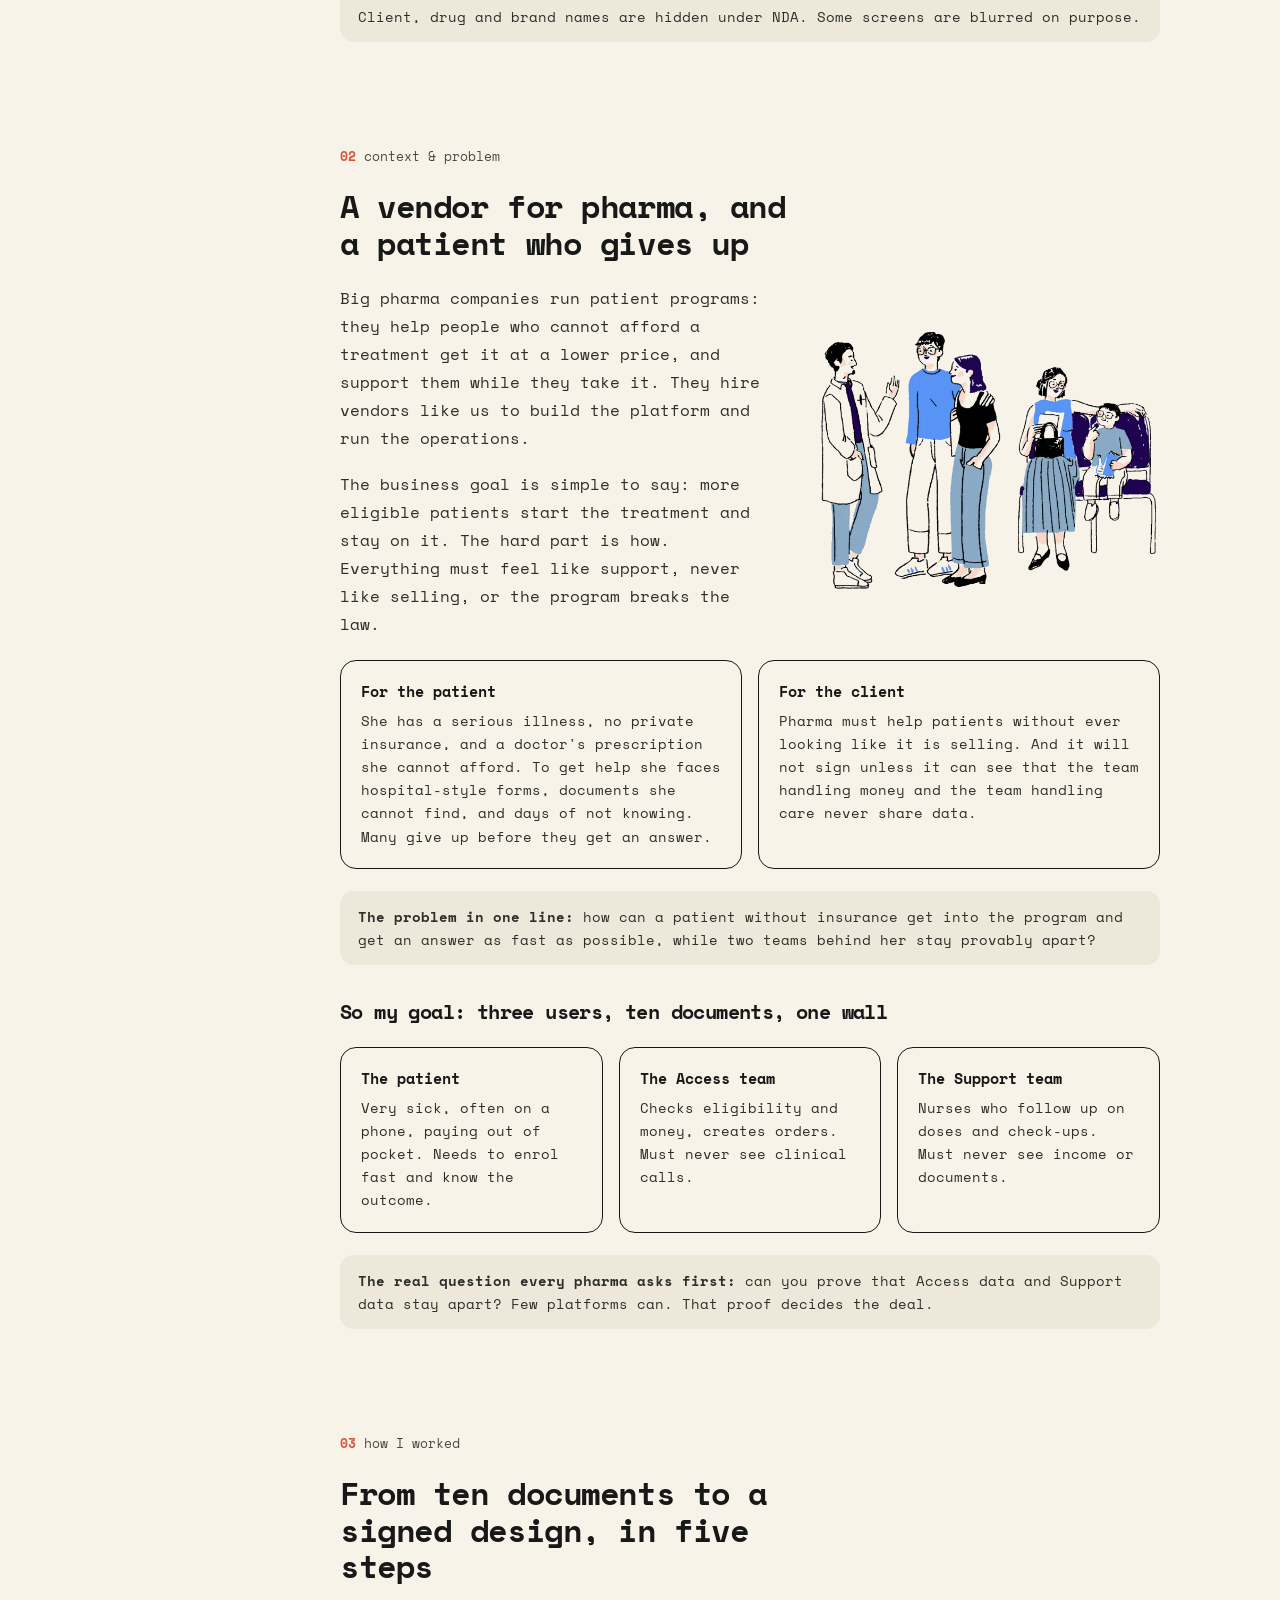
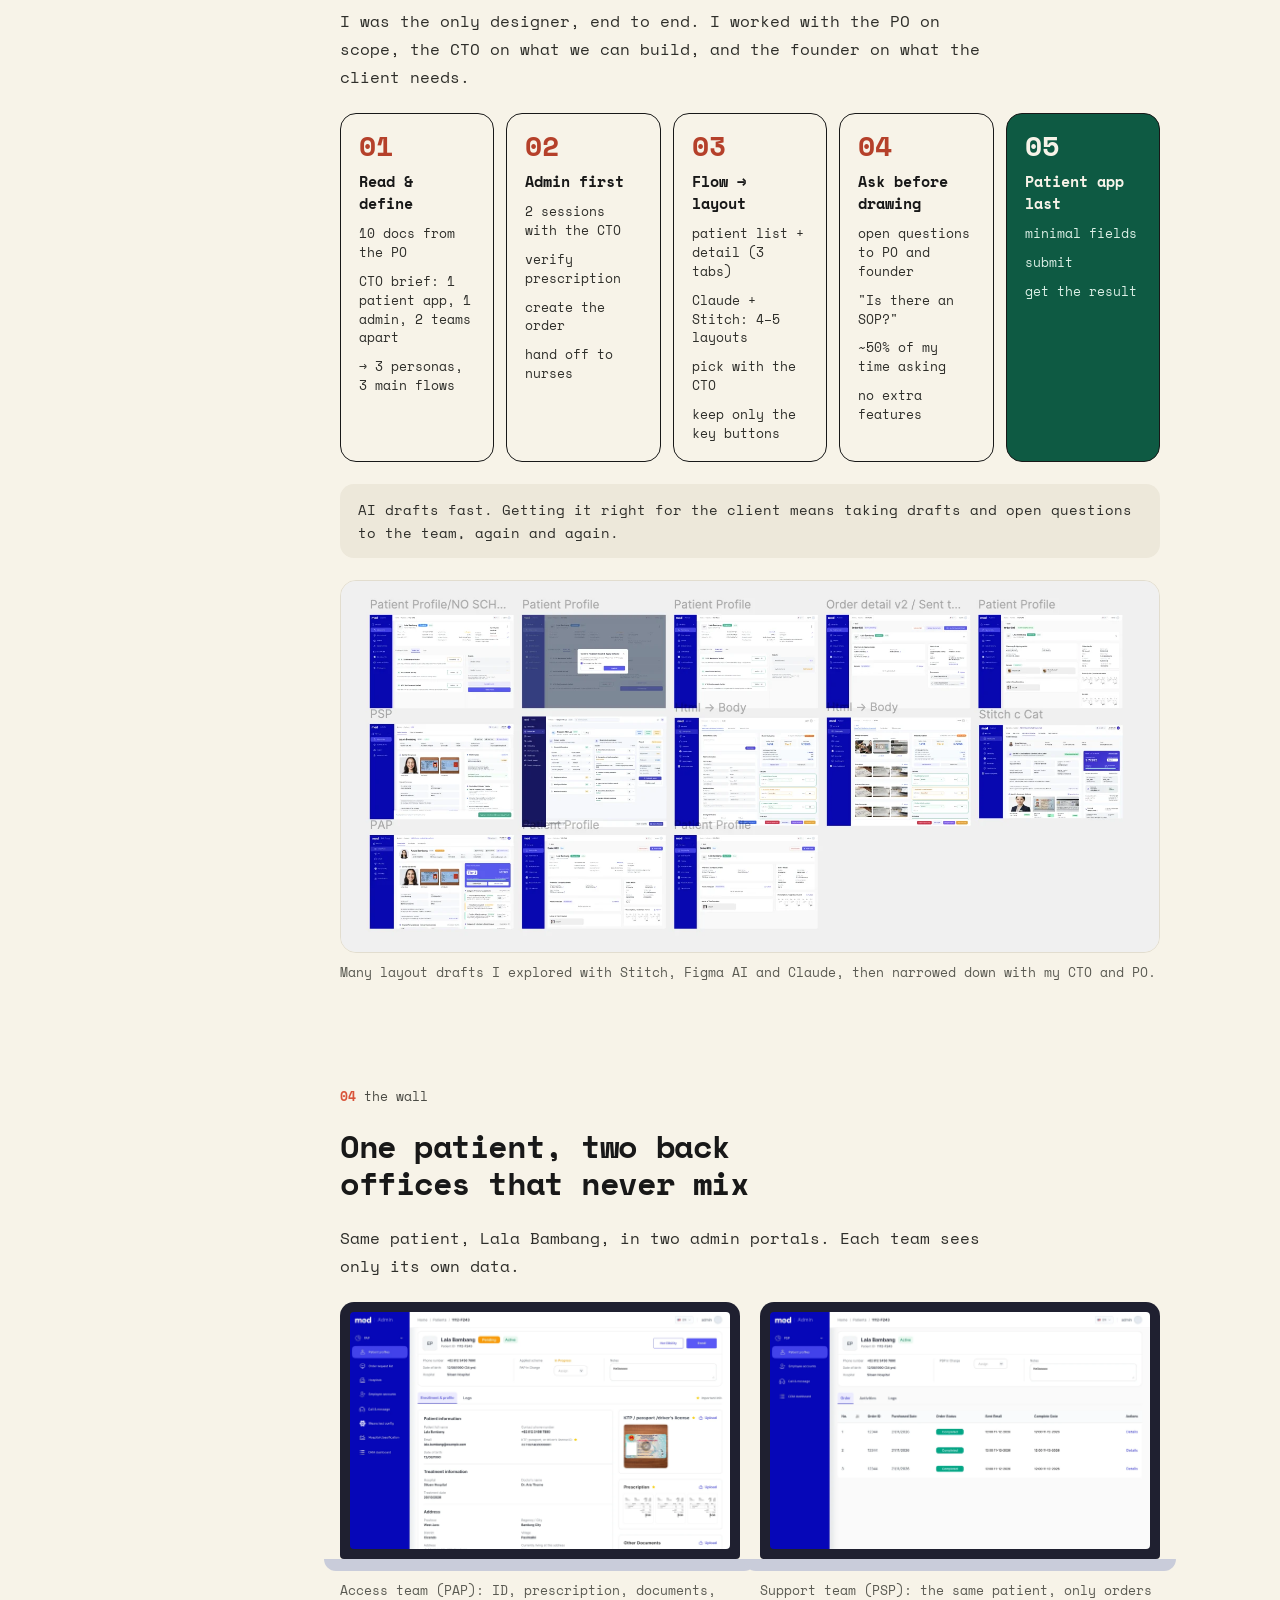
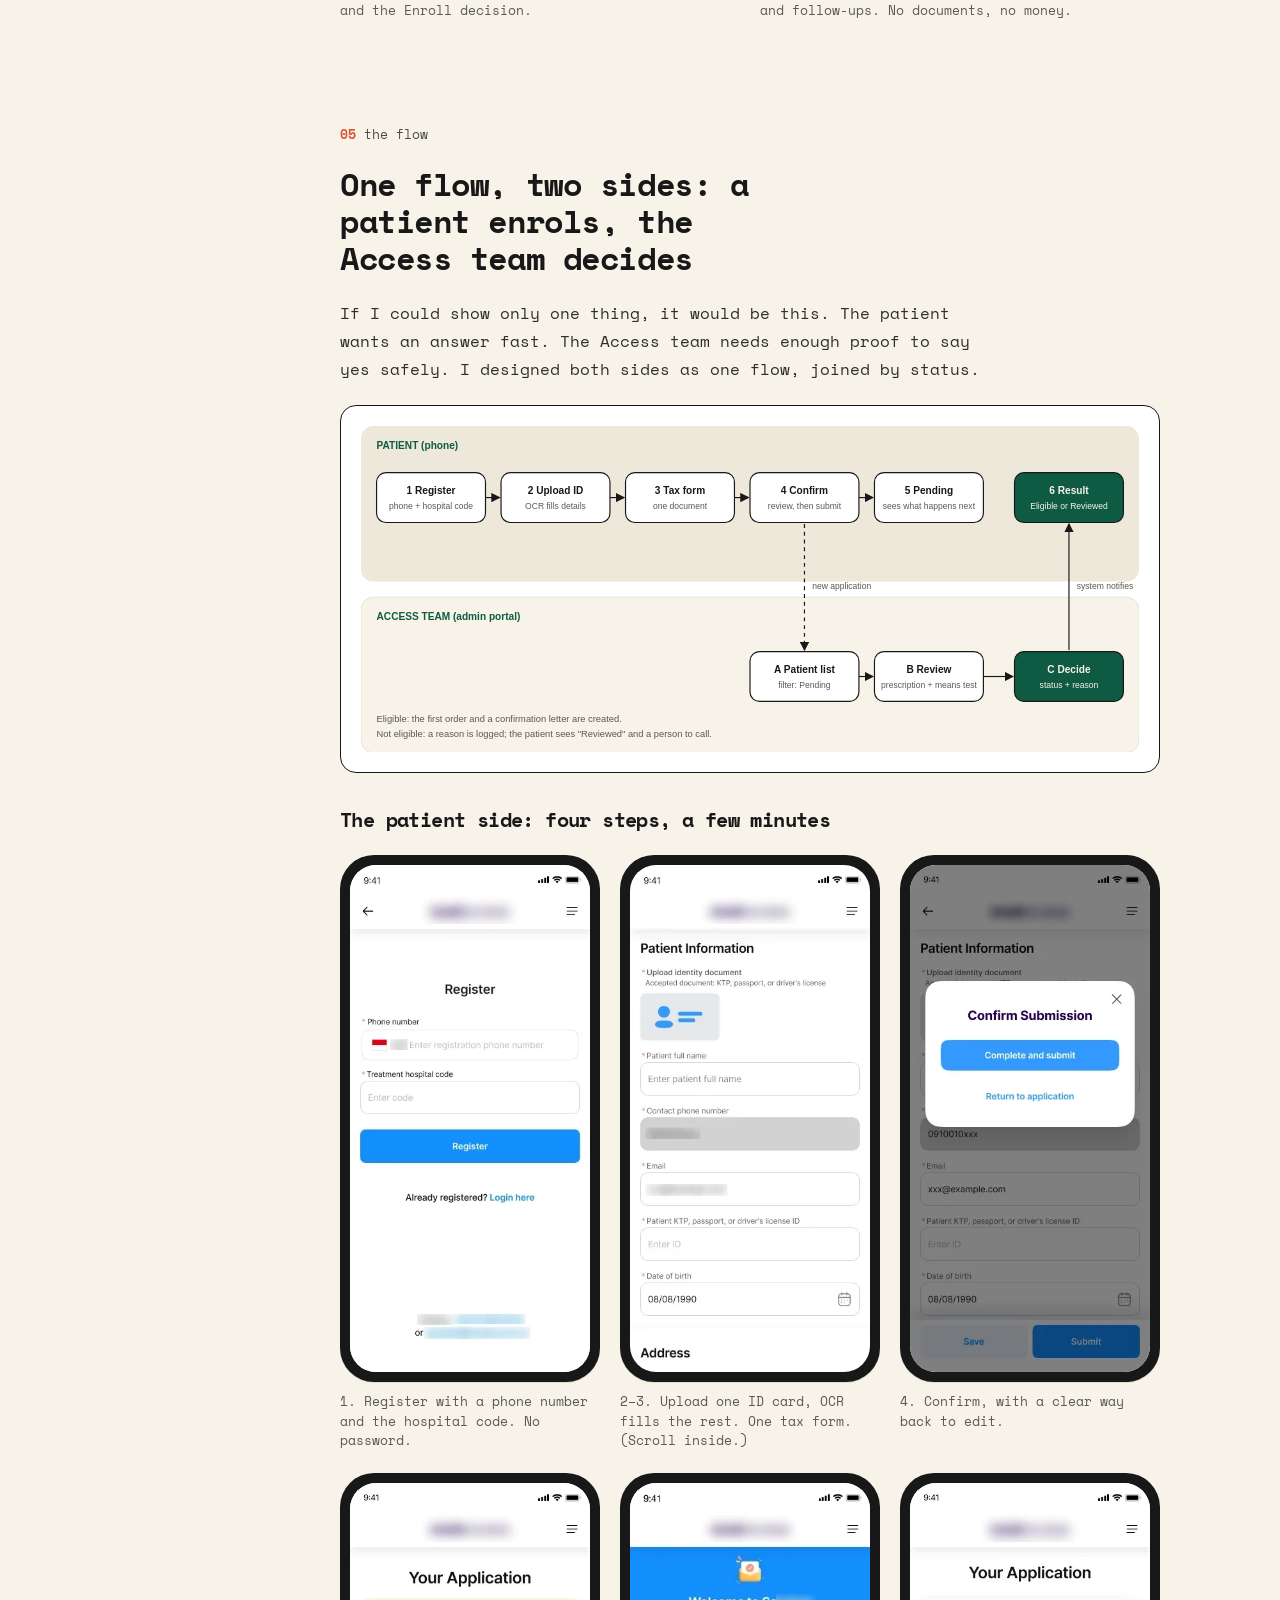
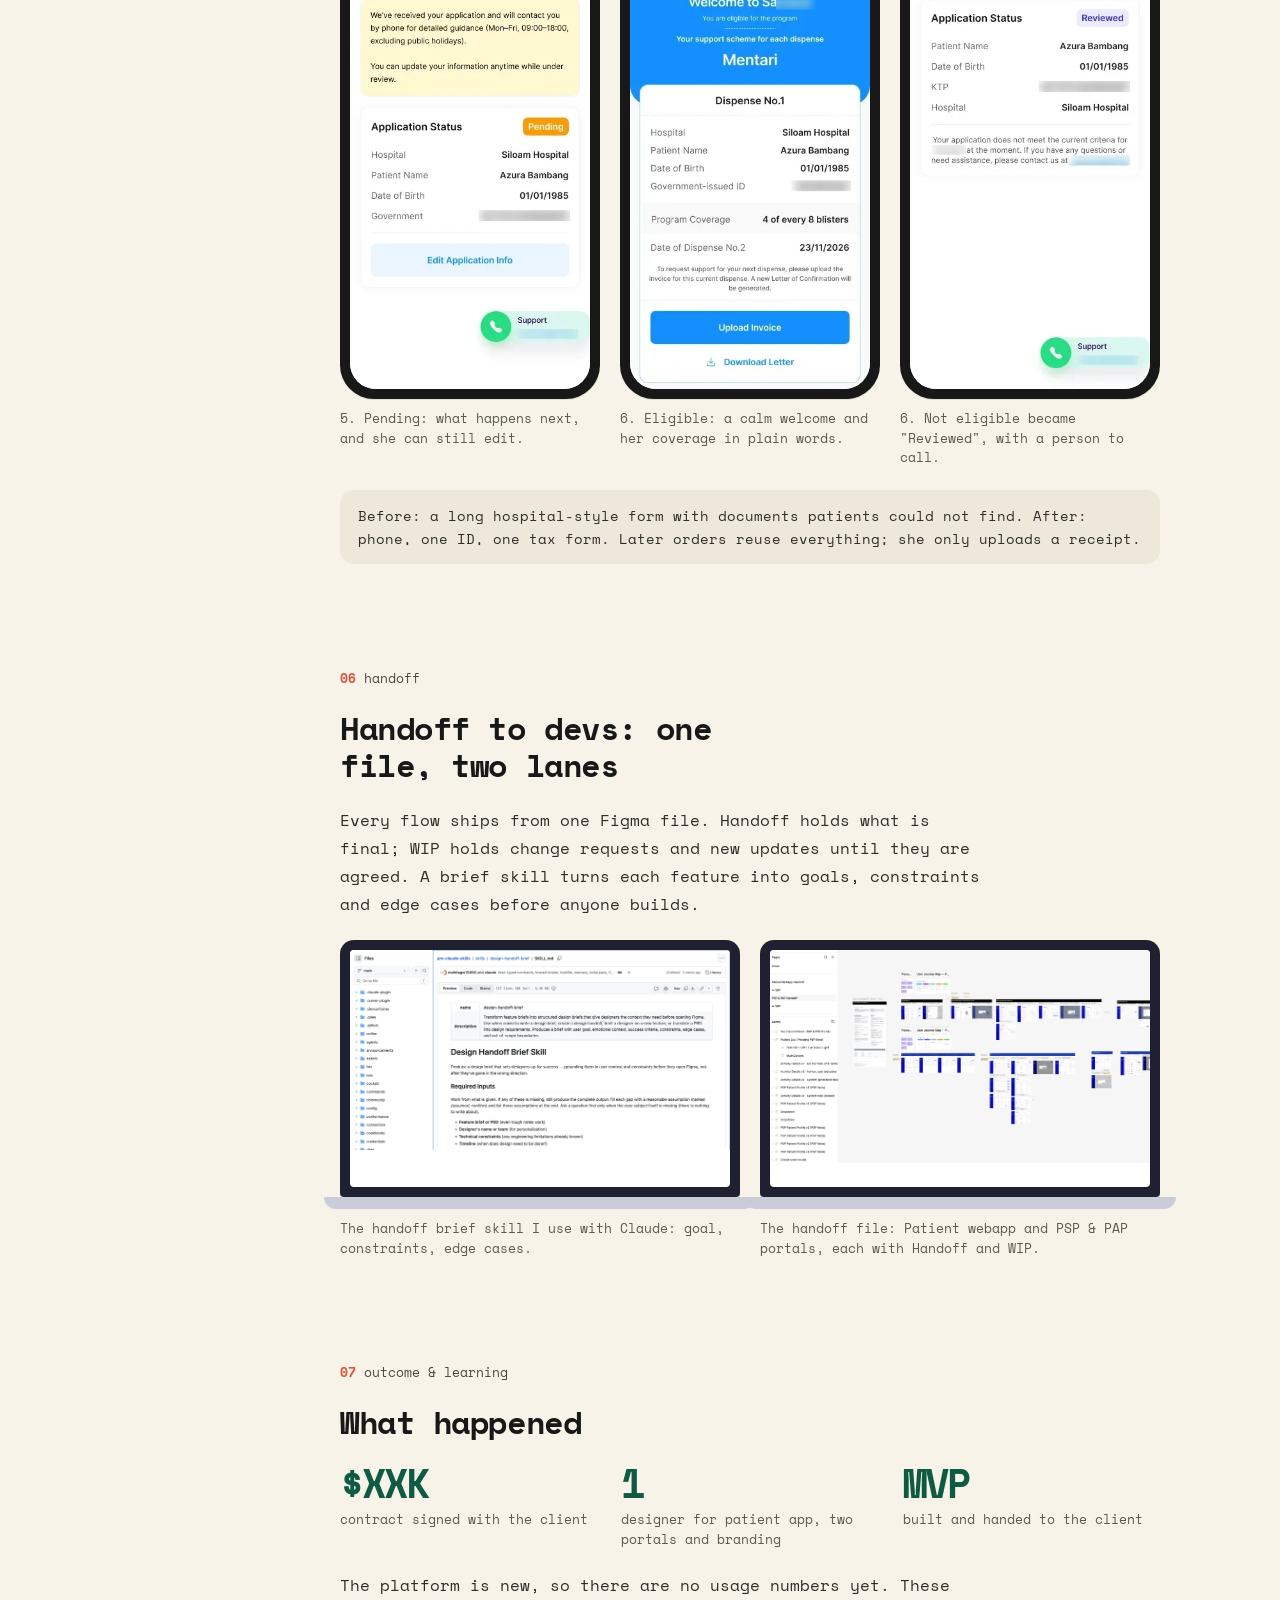
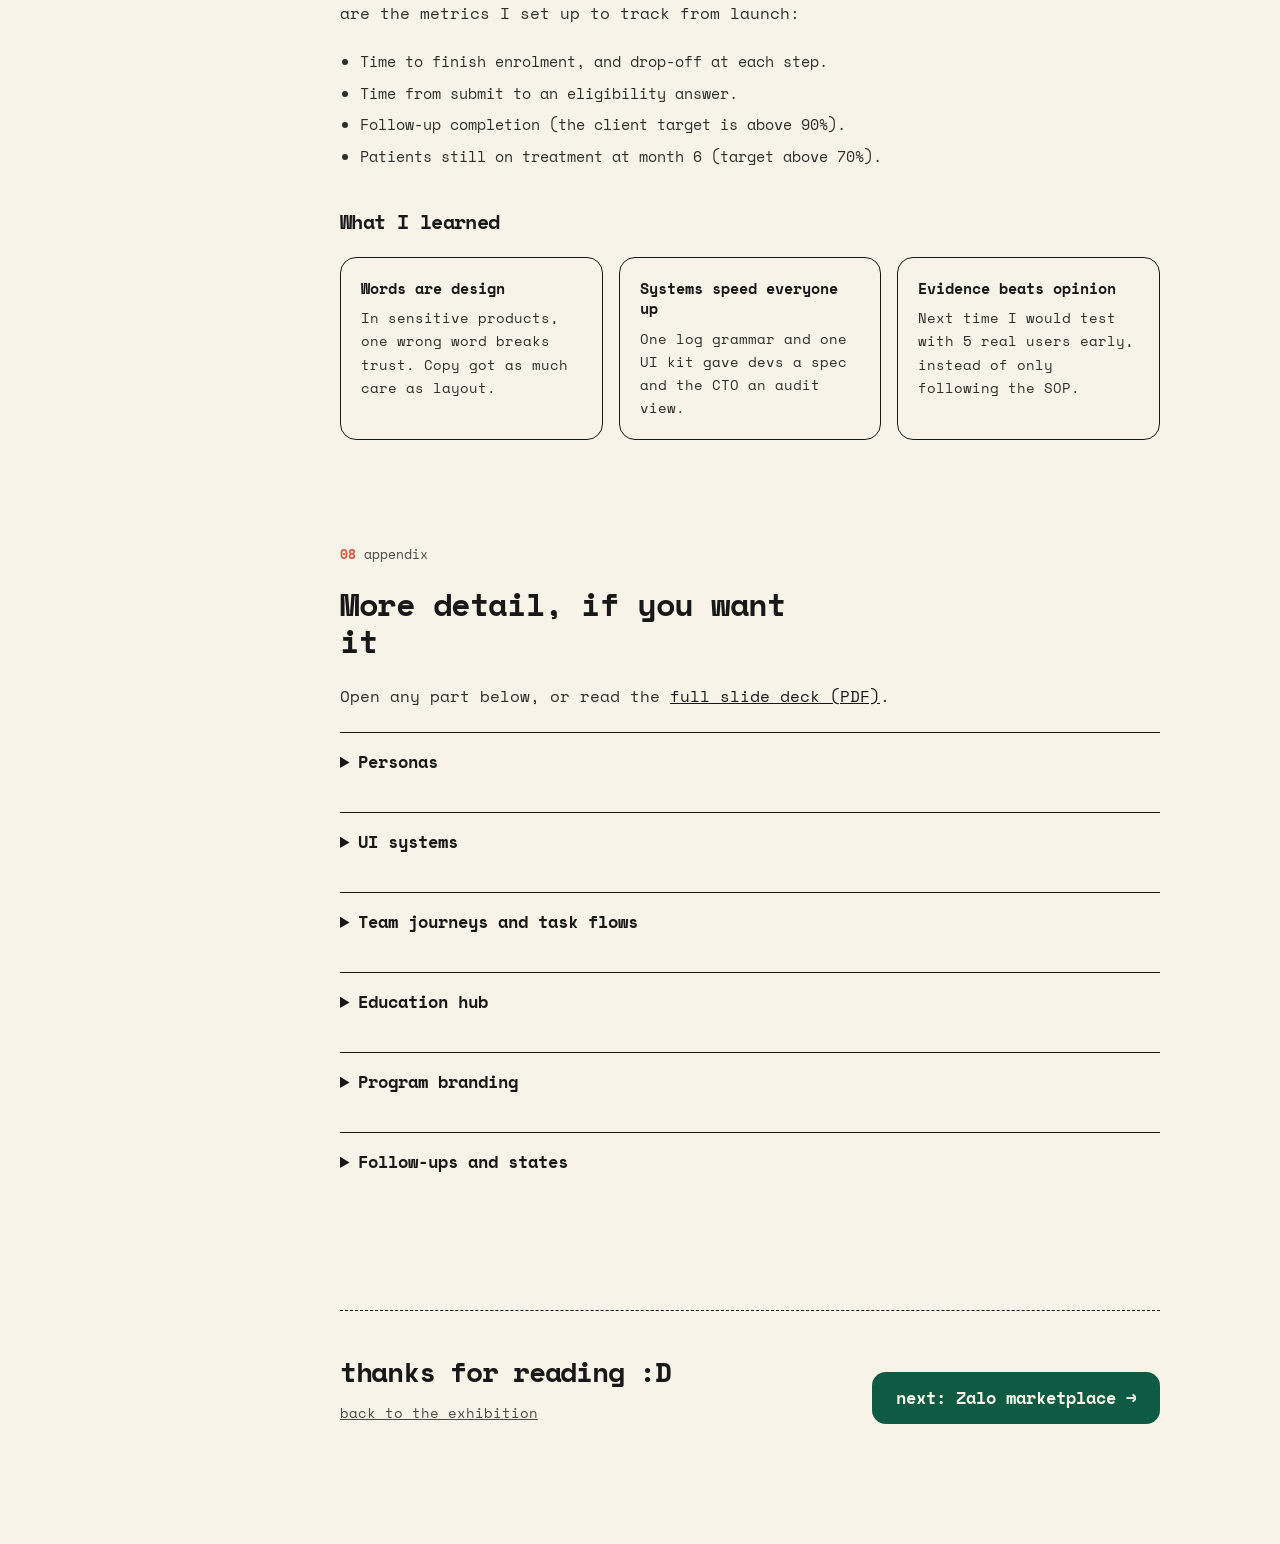
<file: healthcare/index.html>
<!doctype html>
<html lang="en">
<head>
<!-- Google tag (gtag.js) -->
<script async src="https://www.googletagmanager.com/gtag/js?id=G-SGX9G27JE1"></script>
<script>
  window.dataLayer = window.dataLayer || [];
  function gtag(){dataLayer.push(arguments);}
  gtag('js', new Date());
  gtag('config', 'G-SGX9G27JE1');
</script>
<meta charset="utf-8">
<meta name="viewport" content="width=device-width, initial-scale=1">
<title>Healthcare patient platform case study, Minh (Nora) Nguyen</title>
<meta name="description" content="How I designed a patient access and support platform for a pharma program, as the only designer, and helped win a five-figure contract.">
<link rel="icon" href="/assets/img/brand/flower-coral.svg" type="image/svg+xml">
<link rel="preconnect" href="https://fonts.googleapis.com">
<link rel="preconnect" href="https://fonts.gstatic.com" crossorigin>
<link rel="stylesheet" href="https://fonts.googleapis.com/css2?family=Space+Mono:ital,wght@0,400;0,700;1,400&display=swap">
<link rel="stylesheet" href="/assets/css/nora.css">
</head>
<body class="case">
<header class="topbar">
  <a class="pill logo" href="/" aria-label="Nora, back to the exhibition"><img src="/assets/img/brand/flower-coral.svg" alt=""><span>Nora</span></a>
  <nav class="pill navpill" aria-label="Site">
    <a href="/#works">/works</a>
    <a href="/blog/">/blog</a>
    <a class="btn-mini" href="/resume.pdf" target="_blank" rel="noopener">resume</a>
  </nav>
</header>
<nav class="toc" aria-label="Sections of this case study">
  <p>on this page</p>
  <ol><li><a href="#short" data-toc="short"><img src="/assets/img/brand/flower-coral.svg" alt=""><span>the short version</span></a></li><li><a href="#context" data-toc="context"><img src="/assets/img/brand/flower-coral.svg" alt=""><span>context & problem</span></a></li><li><a href="#process" data-toc="process"><img src="/assets/img/brand/flower-coral.svg" alt=""><span>how I worked</span></a></li><li><a href="#wall" data-toc="wall"><img src="/assets/img/brand/flower-coral.svg" alt=""><span>the wall</span></a></li><li><a href="#flow" data-toc="flow"><img src="/assets/img/brand/flower-coral.svg" alt=""><span>the flow</span></a></li><li><a href="#handoff" data-toc="handoff"><img src="/assets/img/brand/flower-coral.svg" alt=""><span>handoff</span></a></li><li><a href="#outcome" data-toc="outcome"><img src="/assets/img/brand/flower-coral.svg" alt=""><span>outcome & learning</span></a></li><li><a href="#appendix" data-toc="appendix"><img src="/assets/img/brand/flower-coral.svg" alt=""><span>appendix</span></a></li></ol>
</nav>
<main class="case-main">
  <header id="top" class="case-hero">
    <p class="kicker">2025 to 2026  /  Health-tech  /  Shipped MVP</p>
    <h1>Clinical paperwork, but kinder</h1>
    <p class="lede">A patient access and support platform for a pharma program: three users, one strict wall between teams, and a design that helped win the contract.</p>
    <dl class="meta"><div><dt>role</dt><dd>Sole product designer</dd></div><div><dt>team</dt><dd>Founder, PO, CTO, devs</dd></div><div><dt>platforms</dt><dd>Patient web app, 2 admin portals</dd></div><div><dt>tools</dt><dd>Figma, Claude</dd></div></dl>
    <img class="cover" src="/assets/img/thumbs/medscore.jpg" alt="Healthcare app screens: login, identity check, patient info and status">
  </header>

    <section id="short" data-sec="short" class="case-sec">
      <p class="sec-num">01 <span>the short version</span></p>
      <h2 class="sec-h">I was the only designer, and the design helped win the deal</h2>
      <p style="margin: 0; max-width: 64ch; font-size: 16px; line-height: 1.75; color: #2E2E2A">At a small health-tech startup I designed a platform that helps patients afford a long, expensive cancer treatment and stay on it. I worked straight from the client's compliance documents, with our PO and CTO, and my designs became the core of the founder's pitch.</p><div style="display: grid; grid-template-columns: repeat(3, minmax(0, 1fr)); gap: 24px"><div style="display: flex; flex-direction: column; gap: 6px"><span style="font-size: 40px; line-height: 1; font-weight: 700; letter-spacing: -0.05em; color: #0E5A43">$XXK</span><span style="font-size: 13px; line-height: 1.55; color: #5A5A52">contract signed, keeping the startup running for the months ahead</span></div><div style="display: flex; flex-direction: column; gap: 6px"><span style="font-size: 40px; line-height: 1; font-weight: 700; letter-spacing: -0.05em; color: #0E5A43">3</span><span style="font-size: 13px; line-height: 1.55; color: #5A5A52">of the world's largest pharma companies served by this model</span></div><div style="display: flex; flex-direction: column; gap: 6px"><span style="font-size: 40px; line-height: 1; font-weight: 700; letter-spacing: -0.05em; color: #0E5A43">3</span><span style="font-size: 13px; line-height: 1.55; color: #5A5A52">markets: Vietnam, the Philippines, Indonesia</span></div></div><p style="margin: 0; padding: 14px 18px; border-radius: 14px; background: #EDE8DA; font-size: 14px; line-height: 1.65; color: #2E2E2A">Client, drug and brand names are hidden under NDA. Some screens are blurred on purpose.</p>
    </section>
    <section id="context" data-sec="context" class="case-sec">
      <p class="sec-num">02 <span>context & problem</span></p>
      <h2 class="sec-h">A vendor for pharma, and a patient who gives up</h2>
      <div class="side-by-side"><div class="sbs-copy"><p style="margin: 0; max-width: 64ch; font-size: 16px; line-height: 1.75; color: #2E2E2A">Big pharma companies run patient programs: they help people who cannot afford a treatment get it at a lower price, and support them while they take it. They hire vendors like us to build the platform and run the operations.</p><p style="margin: 0; max-width: 64ch; font-size: 16px; line-height: 1.75; color: #2E2E2A">The business goal is simple to say: more eligible patients start the treatment and stay on it. The hard part is how. Everything must feel like support, never like selling, or the program breaks the law.</p></div><img class="sbs-img" src="/assets/img/cases/medscore/people.webp" alt="Illustration of a doctor talking with patients and families in a waiting room" loading="lazy"></div><div style="display: grid; grid-template-columns: repeat(2, minmax(0, 1fr)); gap: 16px"><div style="padding: 20px; border: 1.5px solid #181818; border-radius: 16px; display: flex; flex-direction: column; gap: 8px; background: transparent"><h4 style="margin: 0; font-size: 15px; line-height: 1.35; font-weight: 700; color: #181818">For the patient</h4><p style="margin: 0; font-size: 14px; line-height: 1.65; color: #2E2E2A">She has a serious illness, no private insurance, and a doctor's prescription she cannot afford. To get help she faces hospital-style forms, documents she cannot find, and days of not knowing. Many give up before they get an answer.</p></div><div style="padding: 20px; border: 1.5px solid #181818; border-radius: 16px; display: flex; flex-direction: column; gap: 8px; background: transparent"><h4 style="margin: 0; font-size: 15px; line-height: 1.35; font-weight: 700; color: #181818">For the client</h4><p style="margin: 0; font-size: 14px; line-height: 1.65; color: #2E2E2A">Pharma must help patients without ever looking like it is selling. And it will not sign unless it can see that the team handling money and the team handling care never share data.</p></div></div><p style="margin: 0; padding: 14px 18px; border-radius: 14px; background: #EDE8DA; font-size: 14px; line-height: 1.65; color: #2E2E2A"><b>The problem in one line:</b> how can a patient without insurance get into the program and get an answer as fast as possible, while two teams behind her stay provably apart?</p><h3 style="margin: 12px 0 0; font-size: 20px; line-height: 1.3; font-weight: 700; letter-spacing: -0.03em">So my goal: three users, ten documents, one wall</h3><div style="display: grid; grid-template-columns: repeat(3, minmax(0, 1fr)); gap: 16px"><div style="padding: 20px; border: 1.5px solid #181818; border-radius: 16px; display: flex; flex-direction: column; gap: 8px; background: transparent"><h4 style="margin: 0; font-size: 15px; line-height: 1.35; font-weight: 700; color: #181818">The patient</h4><p style="margin: 0; font-size: 14px; line-height: 1.65; color: #2E2E2A">Very sick, often on a phone, paying out of pocket. Needs to enrol fast and know the outcome.</p></div><div style="padding: 20px; border: 1.5px solid #181818; border-radius: 16px; display: flex; flex-direction: column; gap: 8px; background: transparent"><h4 style="margin: 0; font-size: 15px; line-height: 1.35; font-weight: 700; color: #181818">The Access team</h4><p style="margin: 0; font-size: 14px; line-height: 1.65; color: #2E2E2A">Checks eligibility and money, creates orders. Must never see clinical calls.</p></div><div style="padding: 20px; border: 1.5px solid #181818; border-radius: 16px; display: flex; flex-direction: column; gap: 8px; background: transparent"><h4 style="margin: 0; font-size: 15px; line-height: 1.35; font-weight: 700; color: #181818">The Support team</h4><p style="margin: 0; font-size: 14px; line-height: 1.65; color: #2E2E2A">Nurses who follow up on doses and check-ups. Must never see income or documents.</p></div></div><p style="margin: 0; padding: 14px 18px; border-radius: 14px; background: #EDE8DA; font-size: 14px; line-height: 1.65; color: #2E2E2A"><b>The real question every pharma asks first:</b> can you prove that Access data and Support data stay apart? Few platforms can. That proof decides the deal.</p>
    </section>
    <section id="process" data-sec="process" class="case-sec">
      <p class="sec-num">03 <span>how I worked</span></p>
      <h2 class="sec-h">From ten documents to a signed design, in five steps</h2>
      <p style="margin: 0; max-width: 64ch; font-size: 16px; line-height: 1.75; color: #2E2E2A">I was the only designer, end to end. I worked with the PO on scope, the CTO on what we can build, and the founder on what the client needs.</p><div class="g5" style="display: grid; grid-template-columns: repeat(5, minmax(0, 1fr)); gap: 12px"><div style="padding:18px;border:1.5px solid #181818;border-radius:16px;display:flex;flex-direction:column;gap:10px;background:transparent"><span style="font-size:28px;font-weight:700;line-height:1;color:#B5402A">01</span><span style="font-size:15px;font-weight:700;color:#181818">Read & define</span><span style="font-size:13px;line-height:1.45;color:#2E2E2A">10 docs from the PO</span><span style="font-size:13px;line-height:1.45;color:#2E2E2A">CTO brief: 1 patient app, 1 admin, 2 teams apart</span><span style="font-size:13px;line-height:1.45;color:#2E2E2A">→ 3 personas, 3 main flows</span></div><div style="padding:18px;border:1.5px solid #181818;border-radius:16px;display:flex;flex-direction:column;gap:10px;background:transparent"><span style="font-size:28px;font-weight:700;line-height:1;color:#B5402A">02</span><span style="font-size:15px;font-weight:700;color:#181818">Admin first</span><span style="font-size:13px;line-height:1.45;color:#2E2E2A">2 sessions with the CTO</span><span style="font-size:13px;line-height:1.45;color:#2E2E2A">verify prescription</span><span style="font-size:13px;line-height:1.45;color:#2E2E2A">create the order</span><span style="font-size:13px;line-height:1.45;color:#2E2E2A">hand off to nurses</span></div><div style="padding:18px;border:1.5px solid #181818;border-radius:16px;display:flex;flex-direction:column;gap:10px;background:transparent"><span style="font-size:28px;font-weight:700;line-height:1;color:#B5402A">03</span><span style="font-size:15px;font-weight:700;color:#181818">Flow → layout</span><span style="font-size:13px;line-height:1.45;color:#2E2E2A">patient list + detail (3 tabs)</span><span style="font-size:13px;line-height:1.45;color:#2E2E2A">Claude + Stitch: 4–5 layouts</span><span style="font-size:13px;line-height:1.45;color:#2E2E2A">pick with the CTO</span><span style="font-size:13px;line-height:1.45;color:#2E2E2A">keep only the key buttons</span></div><div style="padding:18px;border:1.5px solid #181818;border-radius:16px;display:flex;flex-direction:column;gap:10px;background:transparent"><span style="font-size:28px;font-weight:700;line-height:1;color:#B5402A">04</span><span style="font-size:15px;font-weight:700;color:#181818">Ask before drawing</span><span style="font-size:13px;line-height:1.45;color:#2E2E2A">open questions to PO and founder</span><span style="font-size:13px;line-height:1.45;color:#2E2E2A">"Is there an SOP?"</span><span style="font-size:13px;line-height:1.45;color:#2E2E2A">~50% of my time asking</span><span style="font-size:13px;line-height:1.45;color:#2E2E2A">no extra features</span></div><div style="padding:18px;border:1.5px solid #181818;border-radius:16px;display:flex;flex-direction:column;gap:10px;background:#0E5A43"><span style="font-size:28px;font-weight:700;line-height:1;color:#F7F3E8">05</span><span style="font-size:15px;font-weight:700;color:#F7F3E8">Patient app last</span><span style="font-size:13px;line-height:1.45;color:#DCEFE6">minimal fields</span><span style="font-size:13px;line-height:1.45;color:#DCEFE6">submit</span><span style="font-size:13px;line-height:1.45;color:#DCEFE6">get the result</span></div></div><p style="margin: 0; padding: 14px 18px; border-radius: 14px; background: #EDE8DA; font-size: 14px; line-height: 1.65; color: #2E2E2A">AI drafts fast. Getting it right for the client means taking drafts and open questions to the team, again and again.</p><figure style="margin: 0; display: flex; flex-direction: column; gap: 10px"><img src="/assets/img/cases/medscore/drafts.webp" alt="A wall of admin layout drafts made with Stitch, Figma AI and Claude" loading="lazy" style="display: block; width: 100%; height: auto; border-radius: 16px; border: 1px solid #E2DDCF"><figcaption style="font-size: 13px; line-height: 1.5; color: #5A5A52">Many layout drafts I explored with Stitch, Figma AI and Claude, then narrowed down with my CTO and PO.</figcaption></figure>
    </section>
    <section id="wall" data-sec="wall" class="case-sec">
      <p class="sec-num">04 <span>the wall</span></p>
      <h2 class="sec-h">One patient, two back offices that never mix</h2>
      <p style="margin: 0; max-width: 64ch; font-size: 16px; line-height: 1.75; color: #2E2E2A">Same patient, Lala Bambang, in two admin portals. Each team sees only its own data.</p><div style="display: grid; grid-template-columns: repeat(2, minmax(0, 1fr)); gap: 20px"><figure style="margin:0;display:flex;flex-direction:column;gap:10px"><div><div style="background:#1F2030;border-radius:14px 14px 4px 4px;padding:10px"><div style="aspect-ratio:16/10;overflow:hidden;border-radius:4px;background:#fff"><img src="/assets/img/cases/medscore/pap_detail.webp" alt="Access team portal: patient profile with documents and an Enroll button" loading="lazy" style="display:block;width:100%;height:auto"></div></div><div style="height:12px;margin:0 -4%;background:#C9CCDA;border-radius:0 0 12px 12px"></div></div><figcaption style="font-size:13px;line-height:1.5;color:#5A5A52">Access team (PAP): ID, prescription, documents, and the Enroll decision.</figcaption></figure><figure style="margin:0;display:flex;flex-direction:column;gap:10px"><div><div style="background:#1F2030;border-radius:14px 14px 4px 4px;padding:10px"><div style="aspect-ratio:16/10;overflow:hidden;border-radius:4px;background:#fff"><img src="/assets/img/cases/medscore/psp_detail.webp" alt="Support team portal: the same patient, only orders, activities and logs" loading="lazy" style="display:block;width:100%;height:auto"></div></div><div style="height:12px;margin:0 -4%;background:#C9CCDA;border-radius:0 0 12px 12px"></div></div><figcaption style="font-size:13px;line-height:1.5;color:#5A5A52">Support team (PSP): the same patient, only orders and follow-ups. No documents, no money.</figcaption></figure></div>
    </section>
    <section id="flow" data-sec="flow" class="case-sec">
      <p class="sec-num">05 <span>the flow</span></p>
      <h2 class="sec-h">One flow, two sides: a patient enrols, the Access team decides</h2>
      <p style="margin: 0; max-width: 64ch; font-size: 16px; line-height: 1.75; color: #2E2E2A">If I could show only one thing, it would be this. The patient wants an answer fast. The Access team needs enough proof to say yes safely. I designed both sides as one flow, joined by status.</p><div style="padding: 20px; border: 1.5px solid #181818; border-radius: 16px; background: #FFFFFF"><svg viewBox="0 0 1000 420" role="img" aria-label="Enrolment flow in two lanes: the patient applies, the Access team reviews and decides, the patient gets the result" style="width:100%;height:auto;display:block;font-family:Arial,Helvetica,sans-serif"><rect x="0" y="0" width="1000" height="200" rx="16" fill="#EDE8DA"/><rect x="0" y="220" width="1000" height="200" rx="16" fill="#F7F3E8" stroke="#E2DDCF"/><text x="20" y="30" font-size="13" font-weight="700" fill="#0E5A43">PATIENT (phone)</text><text x="20" y="250" font-size="13" font-weight="700" fill="#0E5A43">ACCESS TEAM (admin portal)</text><defs><marker id="ah" markerWidth="8" markerHeight="8" refX="7" refY="4" orient="auto"><path d="M0 0 L8 4 L0 8 Z" fill="#181818"/></marker></defs><rect x="20" y="60" width="140" height="64" rx="12" fill="#FFFFFF" stroke="#181818" stroke-width="1.5"/><text x="90.0" y="88" font-size="13" font-weight="700" fill="#181818" text-anchor="middle">1 Register</text><text x="90.0" y="107" font-size="11" fill="#5A5A52" text-anchor="middle">phone + hospital code</text><rect x="180" y="60" width="140" height="64" rx="12" fill="#FFFFFF" stroke="#181818" stroke-width="1.5"/><text x="250.0" y="88" font-size="13" font-weight="700" fill="#181818" text-anchor="middle">2 Upload ID</text><text x="250.0" y="107" font-size="11" fill="#5A5A52" text-anchor="middle">OCR fills details</text><rect x="340" y="60" width="140" height="64" rx="12" fill="#FFFFFF" stroke="#181818" stroke-width="1.5"/><text x="410.0" y="88" font-size="13" font-weight="700" fill="#181818" text-anchor="middle">3 Tax form</text><text x="410.0" y="107" font-size="11" fill="#5A5A52" text-anchor="middle">one document</text><rect x="500" y="60" width="140" height="64" rx="12" fill="#FFFFFF" stroke="#181818" stroke-width="1.5"/><text x="570.0" y="88" font-size="13" font-weight="700" fill="#181818" text-anchor="middle">4 Confirm</text><text x="570.0" y="107" font-size="11" fill="#5A5A52" text-anchor="middle">review, then submit</text><path d="M160 92 L178 92" stroke="#181818" stroke-width="1.5" fill="none" marker-end="url(#ah)"/><path d="M320 92 L338 92" stroke="#181818" stroke-width="1.5" fill="none" marker-end="url(#ah)"/><path d="M480 92 L498 92" stroke="#181818" stroke-width="1.5" fill="none" marker-end="url(#ah)"/><rect x="660" y="60" width="140" height="64" rx="12" fill="#FFFFFF" stroke="#181818" stroke-width="1.5"/><text x="730.0" y="88" font-size="13" font-weight="700" fill="#181818" text-anchor="middle">5 Pending</text><text x="730.0" y="107" font-size="11" fill="#5A5A52" text-anchor="middle">sees what happens next</text><path d="M640 92 L658 92" stroke="#181818" stroke-width="1.5" fill="none" marker-end="url(#ah)"/><rect x="840" y="60" width="140" height="64" rx="12" fill="#0E5A43" stroke="#181818" stroke-width="1.5"/><text x="910.0" y="88" font-size="13" font-weight="700" fill="#F7F3E8" text-anchor="middle">6 Result</text><text x="910.0" y="107" font-size="11" fill="#F7F3E8" text-anchor="middle">Eligible or Reviewed</text><rect x="500" y="290" width="140" height="64" rx="12" fill="#FFFFFF" stroke="#181818" stroke-width="1.5"/><text x="570.0" y="318" font-size="13" font-weight="700" fill="#181818" text-anchor="middle">A Patient list</text><text x="570.0" y="337" font-size="11" fill="#5A5A52" text-anchor="middle">filter: Pending</text><rect x="660" y="290" width="140" height="64" rx="12" fill="#FFFFFF" stroke="#181818" stroke-width="1.5"/><text x="730.0" y="318" font-size="13" font-weight="700" fill="#181818" text-anchor="middle">B Review</text><text x="730.0" y="337" font-size="11" fill="#5A5A52" text-anchor="middle">prescription + means test</text><path d="M570 126 L570 288" stroke="#181818" stroke-width="1.5" fill="none" marker-end="url(#ah)" stroke-dasharray="5 5"/><path d="M640 322 L658 322" stroke="#181818" stroke-width="1.5" fill="none" marker-end="url(#ah)"/><path d="M800 322 L838 322" stroke="#181818" stroke-width="1.5" fill="none" marker-end="url(#ah)"/><rect x="840" y="290" width="140" height="64" rx="12" fill="#0E5A43" stroke="#181818" stroke-width="1.5"/><text x="910.0" y="318" font-size="13" font-weight="700" fill="#F7F3E8" text-anchor="middle">C Decide</text><text x="910.0" y="337" font-size="11" fill="#F7F3E8" text-anchor="middle">status + reason</text><path d="M910 288 L910 126" stroke="#181818" stroke-width="1.5" fill="none" marker-end="url(#ah)"/><text x="580" y="210" font-size="11" fill="#5A5A52">new application</text><text x="920" y="210" font-size="11" fill="#5A5A52">system notifies</text><text x="20" y="380" font-size="12" fill="#5A5A52">Eligible: the first order and a confirmation letter are created.</text><text x="20" y="400" font-size="12" fill="#5A5A52">Not eligible: a reason is logged; the patient sees "Reviewed" and a person to call.</text></svg></div><h3 style="margin: 12px 0 0; font-size: 20px; line-height: 1.3; font-weight: 700; letter-spacing: -0.03em">The patient side: four steps, a few minutes</h3><div style="display: grid; grid-template-columns: repeat(3, minmax(0, 1fr)); gap: 20px"><figure style="margin:0;display:flex;flex-direction:column;gap:10px"><div style="background:#181818;border-radius:34px;padding:10px;box-shadow:0 1px 0 #E2DDCF"><div class="phone-scr" style="border-radius:26px;overflow-y:hidden;aspect-ratio:9/19;background:#fff"><img src="/assets/img/cases/medscore/register.webp" alt="Register with phone number and hospital code" loading="lazy" style="display:block;width:100%;height:auto"></div></div><figcaption style="font-size:13px;line-height:1.5;color:#5A5A52">1. Register with a phone number and the hospital code. No password.</figcaption></figure><figure style="margin:0;display:flex;flex-direction:column;gap:10px"><div style="background:#181818;border-radius:34px;padding:10px;box-shadow:0 1px 0 #E2DDCF"><div class="phone-scr" style="border-radius:26px;overflow-y:auto;aspect-ratio:9/19;background:#fff"><img src="/assets/img/cases/medscore/enrol.webp" alt="Enrolment form with the minimum fields" loading="lazy" style="display:block;width:100%;height:auto"></div></div><figcaption style="font-size:13px;line-height:1.5;color:#5A5A52">2–3. Upload one ID card, OCR fills the rest. One tax form. (Scroll inside.)</figcaption></figure><figure style="margin:0;display:flex;flex-direction:column;gap:10px"><div style="background:#181818;border-radius:34px;padding:10px;box-shadow:0 1px 0 #E2DDCF"><div class="phone-scr" style="border-radius:26px;overflow-y:hidden;aspect-ratio:9/19;background:#fff"><img src="/assets/img/cases/medscore/confirm.webp" alt="Confirm before submitting" loading="lazy" style="display:block;width:100%;height:auto"></div></div><figcaption style="font-size:13px;line-height:1.5;color:#5A5A52">4. Confirm, with a clear way back to edit.</figcaption></figure></div><div style="display: grid; grid-template-columns: repeat(3, minmax(0, 1fr)); gap: 20px"><figure style="margin:0;display:flex;flex-direction:column;gap:10px"><div style="background:#181818;border-radius:34px;padding:10px;box-shadow:0 1px 0 #E2DDCF"><div class="phone-scr" style="border-radius:26px;overflow-y:hidden;aspect-ratio:9/19;background:#fff"><img src="/assets/img/cases/medscore/pending.webp" alt="Pending status with what happens next" loading="lazy" style="display:block;width:100%;height:auto"></div></div><figcaption style="font-size:13px;line-height:1.5;color:#5A5A52">5. Pending: what happens next, and she can still edit.</figcaption></figure><figure style="margin:0;display:flex;flex-direction:column;gap:10px"><div style="background:#181818;border-radius:34px;padding:10px;box-shadow:0 1px 0 #E2DDCF"><div class="phone-scr" style="border-radius:26px;overflow-y:hidden;aspect-ratio:9/19;background:#fff"><img src="/assets/img/cases/medscore/eligible.webp" alt="Eligible: welcome to the program" loading="lazy" style="display:block;width:100%;height:auto"></div></div><figcaption style="font-size:13px;line-height:1.5;color:#5A5A52">6. Eligible: a calm welcome and her coverage in plain words.</figcaption></figure><figure style="margin:0;display:flex;flex-direction:column;gap:10px"><div style="background:#181818;border-radius:34px;padding:10px;box-shadow:0 1px 0 #E2DDCF"><div class="phone-scr" style="border-radius:26px;overflow-y:hidden;aspect-ratio:9/19;background:#fff"><img src="/assets/img/cases/medscore/reviewed.webp" alt="Reviewed: a kind no with a human contact" loading="lazy" style="display:block;width:100%;height:auto"></div></div><figcaption style="font-size:13px;line-height:1.5;color:#5A5A52">6. Not eligible became "Reviewed", with a person to call.</figcaption></figure></div><p style="margin: 0; padding: 14px 18px; border-radius: 14px; background: #EDE8DA; font-size: 14px; line-height: 1.65; color: #2E2E2A">Before: a long hospital-style form with documents patients could not find. After: phone, one ID, one tax form. Later orders reuse everything; she only uploads a receipt.</p>
    </section>
    <section id="handoff" data-sec="handoff" class="case-sec">
      <p class="sec-num">06 <span>handoff</span></p>
      <h2 class="sec-h">Handoff to devs: one file, two lanes</h2>
      <p style="margin: 0; max-width: 64ch; font-size: 16px; line-height: 1.75; color: #2E2E2A">Every flow ships from one Figma file. Handoff holds what is final; WIP holds change requests and new updates until they are agreed. A brief skill turns each feature into goals, constraints and edge cases before anyone builds.</p><div style="display: grid; grid-template-columns: repeat(2, minmax(0, 1fr)); gap: 20px"><figure style="margin:0;display:flex;flex-direction:column;gap:10px"><div><div style="background:#1F2030;border-radius:14px 14px 4px 4px;padding:10px"><div style="aspect-ratio:16/10;overflow:hidden;border-radius:4px;background:#fff"><img src="/assets/img/cases/medscore/handoff_skill.webp" alt="Design handoff brief skill: required inputs and structure" loading="lazy" style="display:block;width:100%;height:auto"></div></div><div style="height:12px;margin:0 -4%;background:#C9CCDA;border-radius:0 0 12px 12px"></div></div><figcaption style="font-size:13px;line-height:1.5;color:#5A5A52">The handoff brief skill I use with Claude: goal, constraints, edge cases.</figcaption></figure><figure style="margin:0;display:flex;flex-direction:column;gap:10px"><div><div style="background:#1F2030;border-radius:14px 14px 4px 4px;padding:10px"><div style="aspect-ratio:16/10;overflow:hidden;border-radius:4px;background:#fff"><img src="/assets/img/cases/medscore/handoff_file.webp" alt="Figma handoff file: patient webapp and PSP and PAP pages, each with Handoff and WIP" loading="lazy" style="display:block;width:100%;height:auto"></div></div><div style="height:12px;margin:0 -4%;background:#C9CCDA;border-radius:0 0 12px 12px"></div></div><figcaption style="font-size:13px;line-height:1.5;color:#5A5A52">The handoff file: Patient webapp and PSP & PAP portals, each with Handoff and WIP.</figcaption></figure></div>
    </section>
    <section id="outcome" data-sec="outcome" class="case-sec">
      <p class="sec-num">07 <span>outcome & learning</span></p>
      <h2 class="sec-h">What happened</h2>
      <div style="display: grid; grid-template-columns: repeat(3, minmax(0, 1fr)); gap: 24px"><div style="display: flex; flex-direction: column; gap: 6px"><span style="font-size: 40px; line-height: 1; font-weight: 700; letter-spacing: -0.05em; color: #0E5A43">$XXK</span><span style="font-size: 13px; line-height: 1.55; color: #5A5A52">contract signed with the client</span></div><div style="display: flex; flex-direction: column; gap: 6px"><span style="font-size: 40px; line-height: 1; font-weight: 700; letter-spacing: -0.05em; color: #0E5A43">1</span><span style="font-size: 13px; line-height: 1.55; color: #5A5A52">designer for patient app, two portals and branding</span></div><div style="display: flex; flex-direction: column; gap: 6px"><span style="font-size: 40px; line-height: 1; font-weight: 700; letter-spacing: -0.05em; color: #0E5A43">MVP</span><span style="font-size: 13px; line-height: 1.55; color: #5A5A52">built and handed to the client</span></div></div><p style="margin: 0; max-width: 64ch; font-size: 16px; line-height: 1.75; color: #2E2E2A">The platform is new, so there are no usage numbers yet. These are the metrics I set up to track from launch:</p><ul style="margin: 0; padding-left: 20px; font-size: 15px; line-height: 1.7; color: #2E2E2A"><li style="margin: 0 0 6px">Time to finish enrolment, and drop-off at each step.</li><li style="margin: 0 0 6px">Time from submit to an eligibility answer.</li><li style="margin: 0 0 6px">Follow-up completion (the client target is above 90%).</li><li style="margin: 0 0 6px">Patients still on treatment at month 6 (target above 70%).</li></ul><h3 style="margin: 12px 0 0; font-size: 20px; line-height: 1.3; font-weight: 700; letter-spacing: -0.03em">What I learned</h3><div style="display: grid; grid-template-columns: repeat(3, minmax(0, 1fr)); gap: 16px"><div style="padding: 20px; border: 1.5px solid #181818; border-radius: 16px; display: flex; flex-direction: column; gap: 8px; background: transparent"><h4 style="margin: 0; font-size: 15px; line-height: 1.35; font-weight: 700; color: #181818">Words are design</h4><p style="margin: 0; font-size: 14px; line-height: 1.65; color: #2E2E2A">In sensitive products, one wrong word breaks trust. Copy got as much care as layout.</p></div><div style="padding: 20px; border: 1.5px solid #181818; border-radius: 16px; display: flex; flex-direction: column; gap: 8px; background: transparent"><h4 style="margin: 0; font-size: 15px; line-height: 1.35; font-weight: 700; color: #181818">Systems speed everyone up</h4><p style="margin: 0; font-size: 14px; line-height: 1.65; color: #2E2E2A">One log grammar and one UI kit gave devs a spec and the CTO an audit view.</p></div><div style="padding: 20px; border: 1.5px solid #181818; border-radius: 16px; display: flex; flex-direction: column; gap: 8px; background: transparent"><h4 style="margin: 0; font-size: 15px; line-height: 1.35; font-weight: 700; color: #181818">Evidence beats opinion</h4><p style="margin: 0; font-size: 14px; line-height: 1.65; color: #2E2E2A">Next time I would test with 5 real users early, instead of only following the SOP.</p></div></div>
    </section>
    <section id="appendix" data-sec="appendix" class="case-sec">
      <p class="sec-num">08 <span>appendix</span></p>
      <h2 class="sec-h">More detail, if you want it</h2>
      <p style="margin: 0; max-width: 64ch; font-size: 16px; line-height: 1.75; color: #2E2E2A">Open any part below, or read the <a href="/healthcare/healthcare-case-study.pdf" target="_blank" rel="noopener">full slide deck (PDF)</a>.</p><details style="border-top: 1.5px solid #181818; padding: 16px 0"><summary style="cursor: pointer; font-size: 17px; font-weight: 700">Personas</summary><div style="display: flex; flex-direction: column; gap: 20px; margin-top: 16px"><div style="display: grid; grid-template-columns: repeat(2, minmax(0, 1fr)); gap: 20px"><figure style="margin: 0; display: flex; flex-direction: column; gap: 10px"><img src="/assets/img/cases/medscore/pap_persona.webp" alt="Persona card for the Access team coordinator" loading="lazy" style="display: block; width: 100%; height: auto; border-radius: 16px; border: 1px solid #E2DDCF"><figcaption style="font-size: 13px; line-height: 1.5; color: #5A5A52">Access team persona</figcaption></figure><figure style="margin: 0; display: flex; flex-direction: column; gap: 10px"><img src="/assets/img/cases/medscore/psp_persona.webp" alt="Persona card for the Support nurse team" loading="lazy" style="display: block; width: 100%; height: auto; border-radius: 16px; border: 1px solid #E2DDCF"><figcaption style="font-size: 13px; line-height: 1.5; color: #5A5A52">Support team persona</figcaption></figure></div><p style="margin: 0; max-width: 64ch; font-size: 16px; line-height: 1.75; color: #2E2E2A">For the patient, I wrote one persona: a woman in her 50s with a serious, hard-to-treat cancer, a daily tablet for a year, no private insurance, and a daughter who helps with forms. Her lowest points were enrolling and waiting, so that is where the design work went.</p></div></details><details style="border-top: 1.5px solid #181818; padding: 16px 0"><summary style="cursor: pointer; font-size: 17px; font-weight: 700">UI systems</summary><div style="display: flex; flex-direction: column; gap: 20px; margin-top: 16px"><p style="margin: 0; max-width: 64ch; font-size: 16px; line-height: 1.75; color: #2E2E2A">A patient design system and a mini UI system for the two portals.</p><figure style="margin: 0; display: flex; flex-direction: column; gap: 10px"><img src="/assets/img/cases/medscore/ds_patient.webp" alt="Patient webapp design system: type scale and colour palette" loading="lazy" style="display: block; width: 100%; height: auto; border-radius: 16px; border: 1px solid #E2DDCF"></figure><figure style="margin: 0; display: flex; flex-direction: column; gap: 10px"><img src="/assets/img/cases/medscore/ds_admin.webp" alt="Mini UI system for the admin portals" loading="lazy" style="display: block; width: 100%; height: auto; border-radius: 16px; border: 1px solid #E2DDCF"></figure></div></details><details style="border-top: 1.5px solid #181818; padding: 16px 0"><summary style="cursor: pointer; font-size: 17px; font-weight: 700">Team journeys and task flows</summary><div style="display: flex; flex-direction: column; gap: 20px; margin-top: 16px"><figure style="margin: 0; display: flex; flex-direction: column; gap: 10px"><img src="/assets/img/cases/medscore/pap_journey.webp" alt="Access team journey map" loading="lazy" style="display: block; width: 100%; height: auto; border-radius: 16px; border: 1px solid #E2DDCF"></figure><figure style="margin: 0; display: flex; flex-direction: column; gap: 10px"><img src="/assets/img/cases/medscore/psp_journey.webp" alt="Support team journey map" loading="lazy" style="display: block; width: 100%; height: auto; border-radius: 16px; border: 1px solid #E2DDCF"></figure><figure style="margin: 0; display: flex; flex-direction: column; gap: 10px"><img src="/assets/img/cases/medscore/flow2.webp" alt="Order handling task flow" loading="lazy" style="display: block; width: 100%; height: auto; border-radius: 16px; border: 1px solid #E2DDCF"></figure><figure style="margin: 0; display: flex; flex-direction: column; gap: 10px"><img src="/assets/img/cases/medscore/flow3.webp" alt="Receipt and hand-off task flow" loading="lazy" style="display: block; width: 100%; height: auto; border-radius: 16px; border: 1px solid #E2DDCF"></figure></div></details><details style="border-top: 1.5px solid #181818; padding: 16px 0"><summary style="cursor: pointer; font-size: 17px; font-weight: 700">Education hub</summary><div style="display: flex; flex-direction: column; gap: 20px; margin-top: 16px"><p style="margin: 0; max-width: 64ch; font-size: 16px; line-height: 1.75; color: #2E2E2A">Approved medical text, used word for word, made readable with hierarchy. Blurred for NDA.</p><div style="display: grid; grid-template-columns: repeat(3, minmax(0, 1fr)); gap: 16px"><figure style="margin: 0; display: flex; flex-direction: column; gap: 10px"><img src="/assets/img/cases/medscore/hub.webp" alt="Content hub" loading="lazy" style="display: block; width: 100%; height: auto; border-radius: 16px; border: 1px solid #E2DDCF"></figure><figure style="margin: 0; display: flex; flex-direction: column; gap: 10px"><img src="/assets/img/cases/medscore/article1.webp" alt="Article" loading="lazy" style="display: block; width: 100%; height: auto; border-radius: 16px; border: 1px solid #E2DDCF"></figure><figure style="margin: 0; display: flex; flex-direction: column; gap: 10px"><img src="/assets/img/cases/medscore/article2.webp" alt="Article" loading="lazy" style="display: block; width: 100%; height: auto; border-radius: 16px; border: 1px solid #E2DDCF"></figure></div></div></details><details style="border-top: 1.5px solid #181818; padding: 16px 0"><summary style="cursor: pointer; font-size: 17px; font-weight: 700">Program branding</summary><div style="display: flex; flex-direction: column; gap: 20px; margin-top: 16px"><figure style="margin: 0; display: flex; flex-direction: column; gap: 10px"><img src="/assets/img/cases/medscore/logos.webp" alt="Four logo directions for the program" loading="lazy" style="display: block; width: 100%; height: auto; border-radius: 16px; border: 1px solid #E2DDCF"></figure></div></details><details style="border-top: 1.5px solid #181818; padding: 16px 0"><summary style="cursor: pointer; font-size: 17px; font-weight: 700">Follow-ups and states</summary><div style="display: flex; flex-direction: column; gap: 20px; margin-top: 16px"><figure style="margin: 0; display: flex; flex-direction: column; gap: 10px"><img src="/assets/img/cases/medscore/followups.webp" alt="Automated follow-up tasks" loading="lazy" style="display: block; width: 100%; height: auto; border-radius: 16px; border: 1px solid #E2DDCF"></figure><figure style="margin: 0; display: flex; flex-direction: column; gap: 10px"><img src="/assets/img/cases/medscore/states.webp" alt="Visual state versus action state" loading="lazy" style="display: block; width: 100%; height: auto; border-radius: 16px; border: 1px solid #E2DDCF"></figure></div></details>
    </section>
  <footer class="case-end">
    <div>
      <p class="thanks">thanks for reading :D</p>
      <a href="/">back to the exhibition</a>
    </div>
    <a class="btn" href="/zalo/">next: Zalo marketplace →</a>
  </footer>
</main>
<script src="/assets/js/nora.js" defer></script>
</body>
</html>
</file>
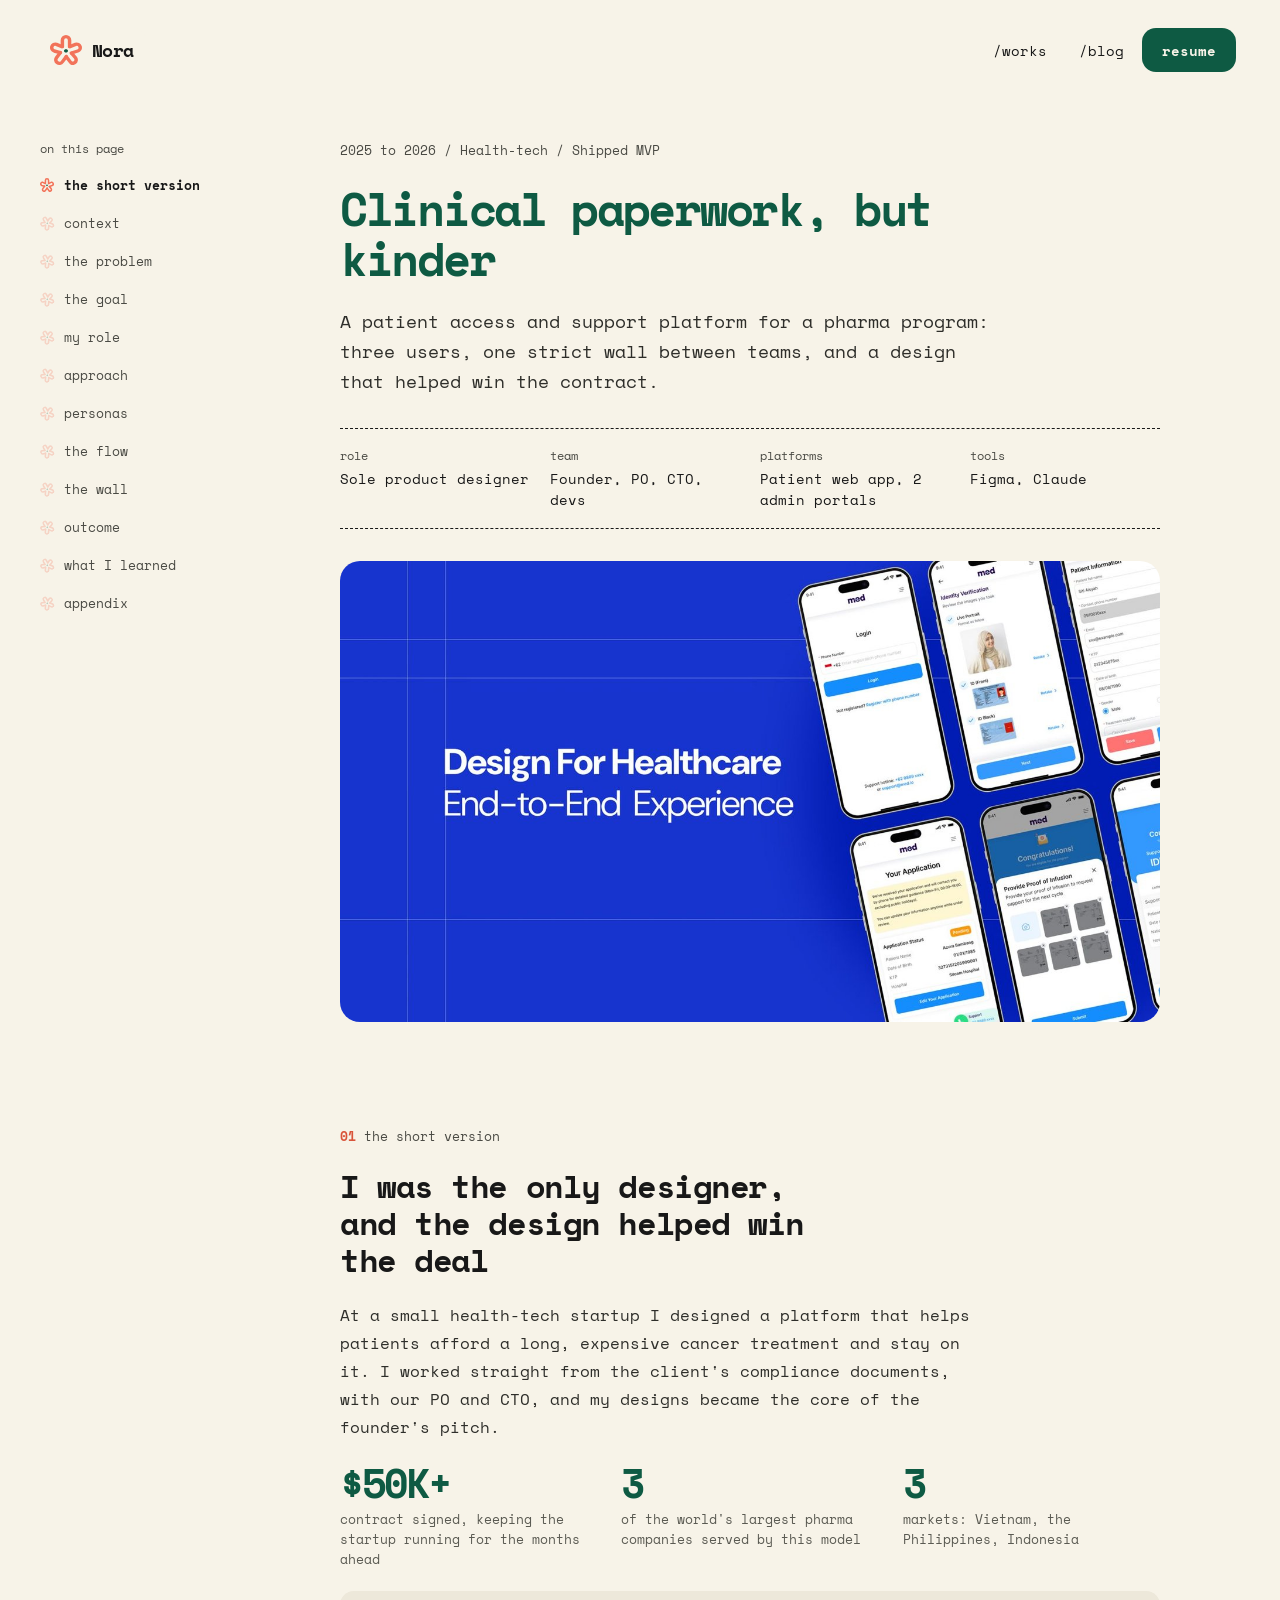
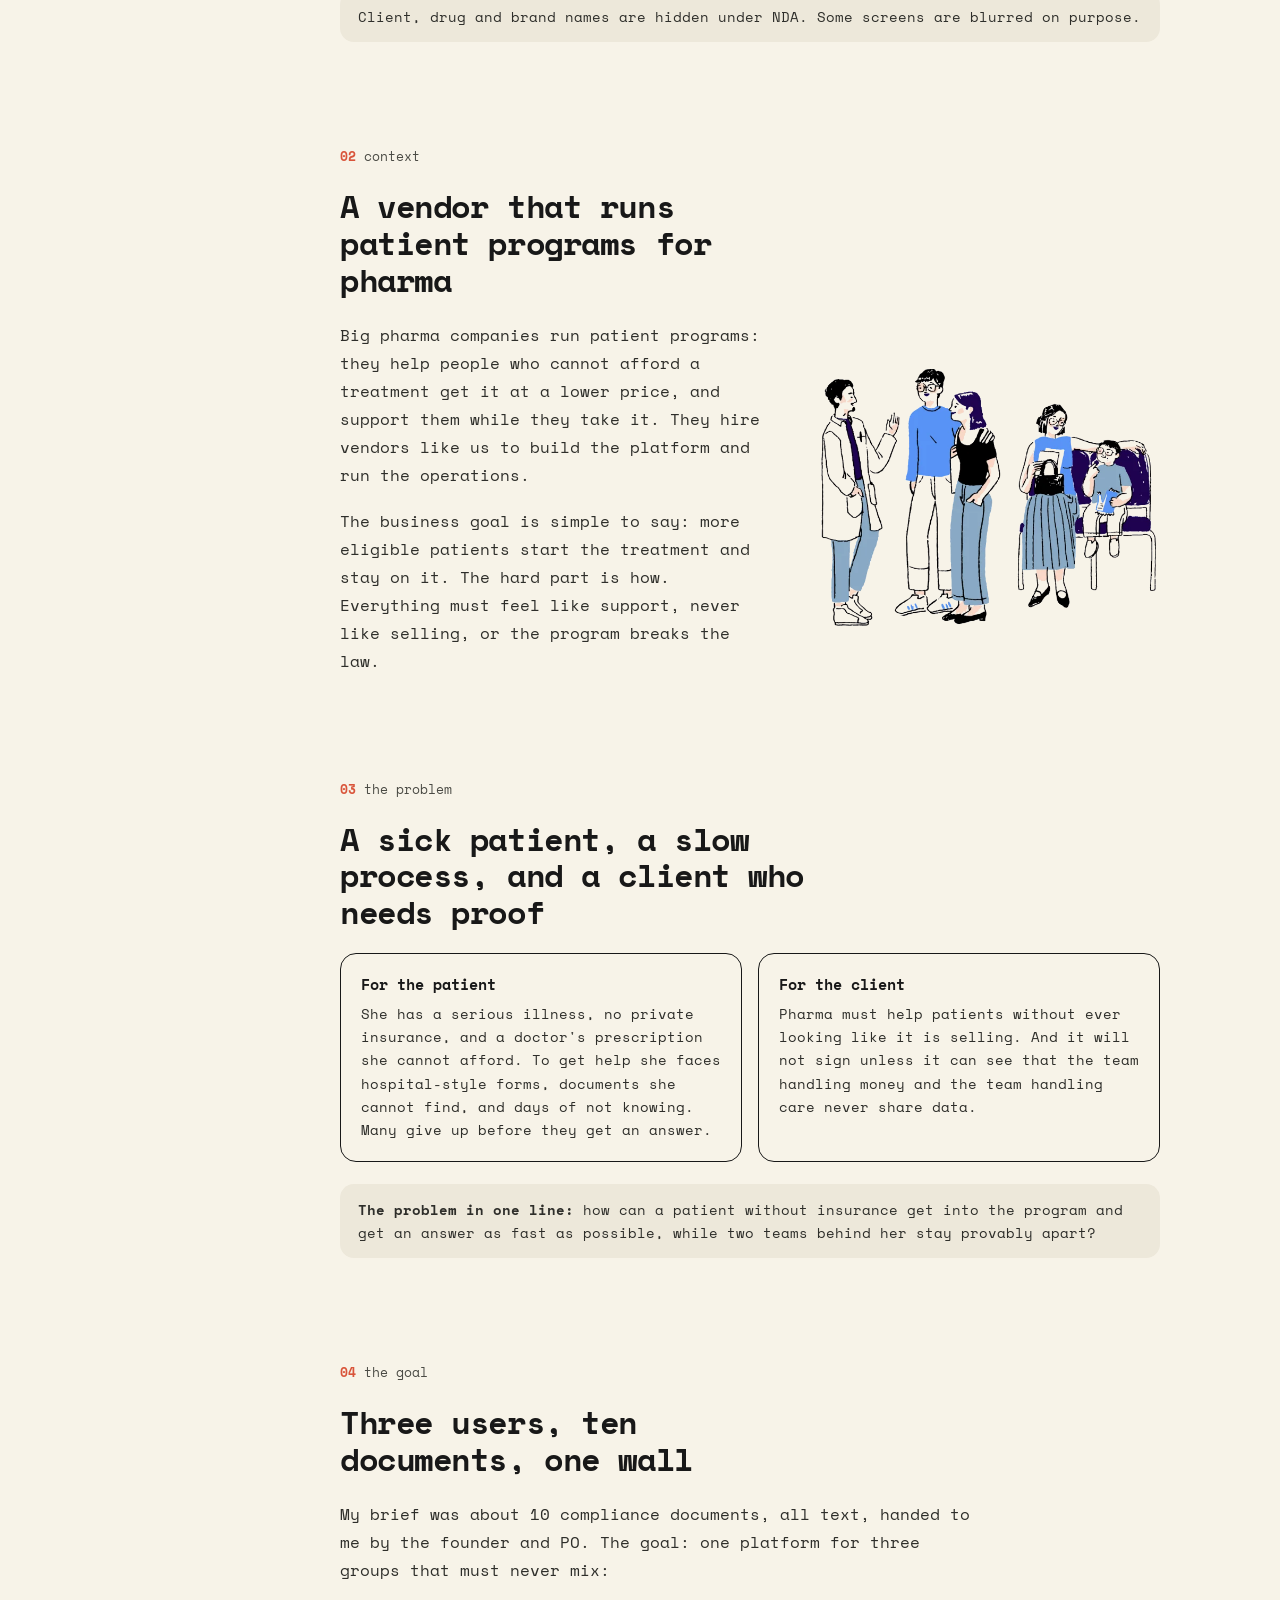
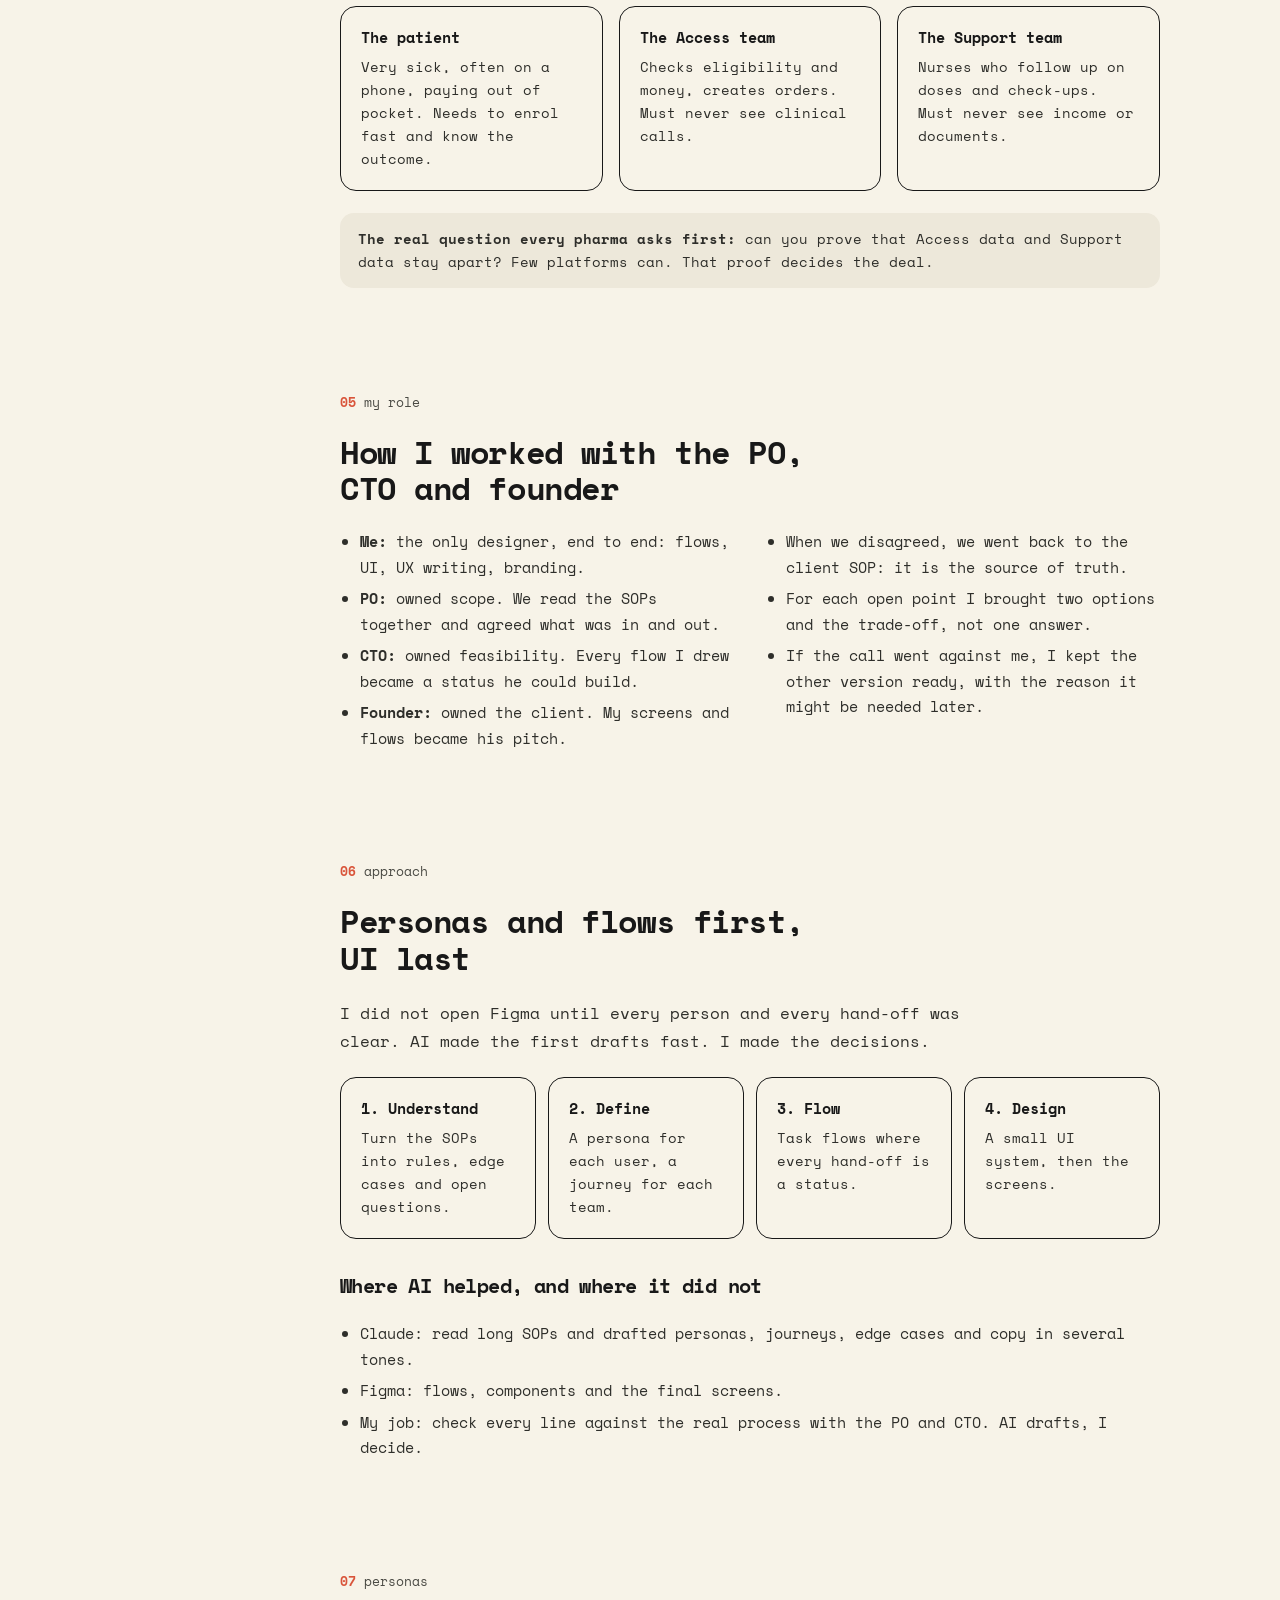
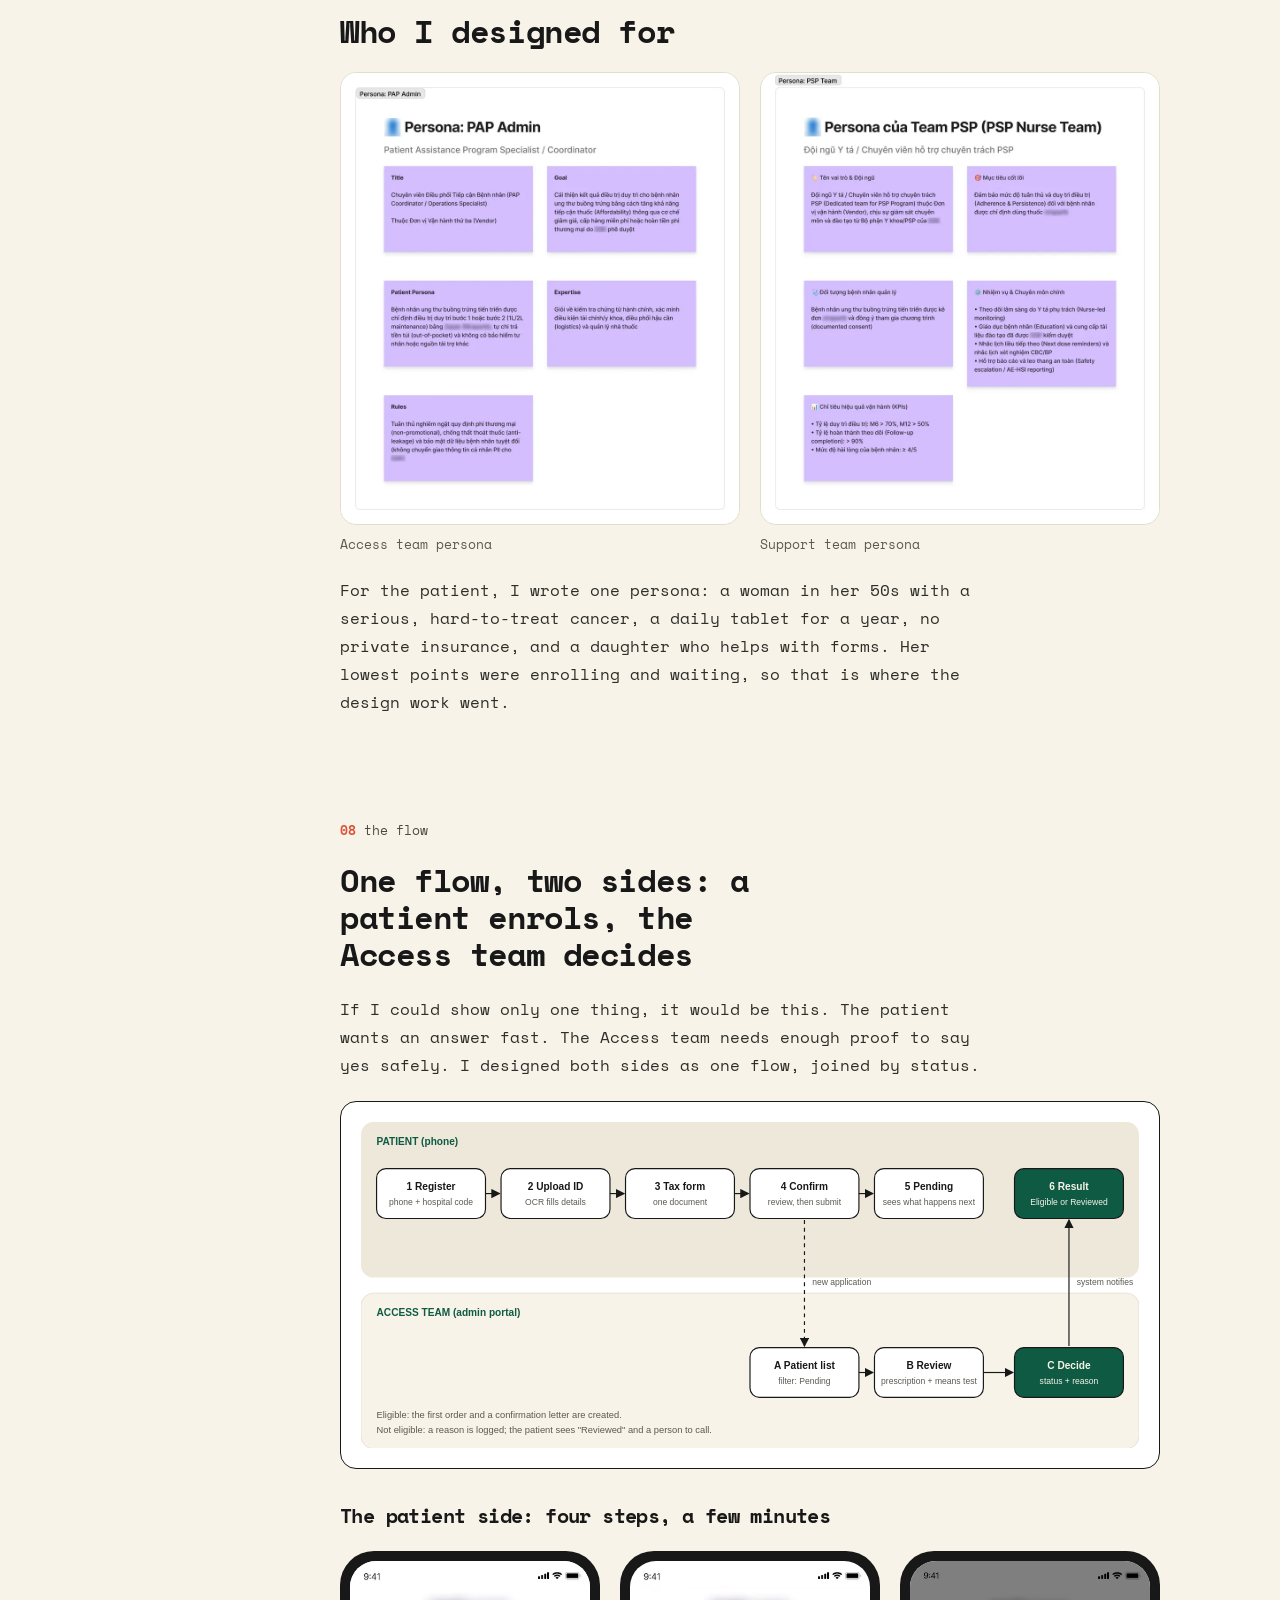
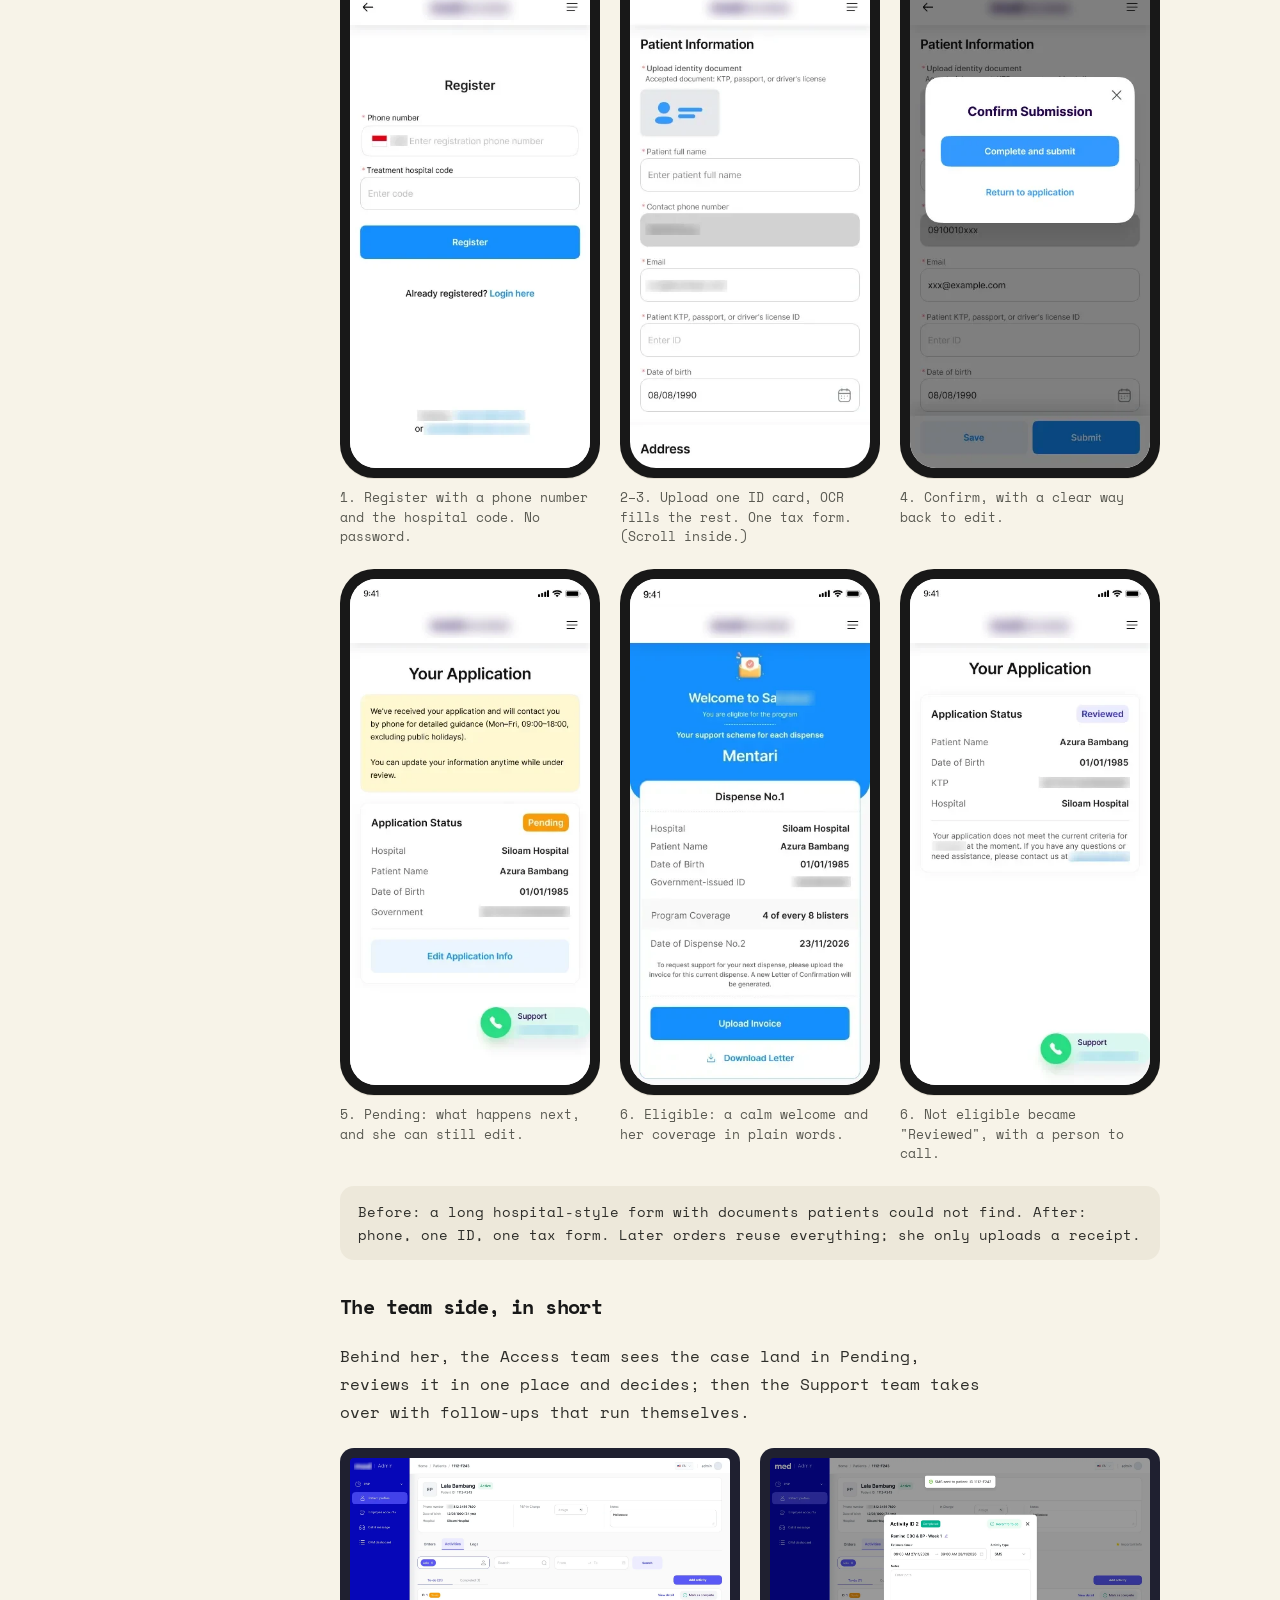
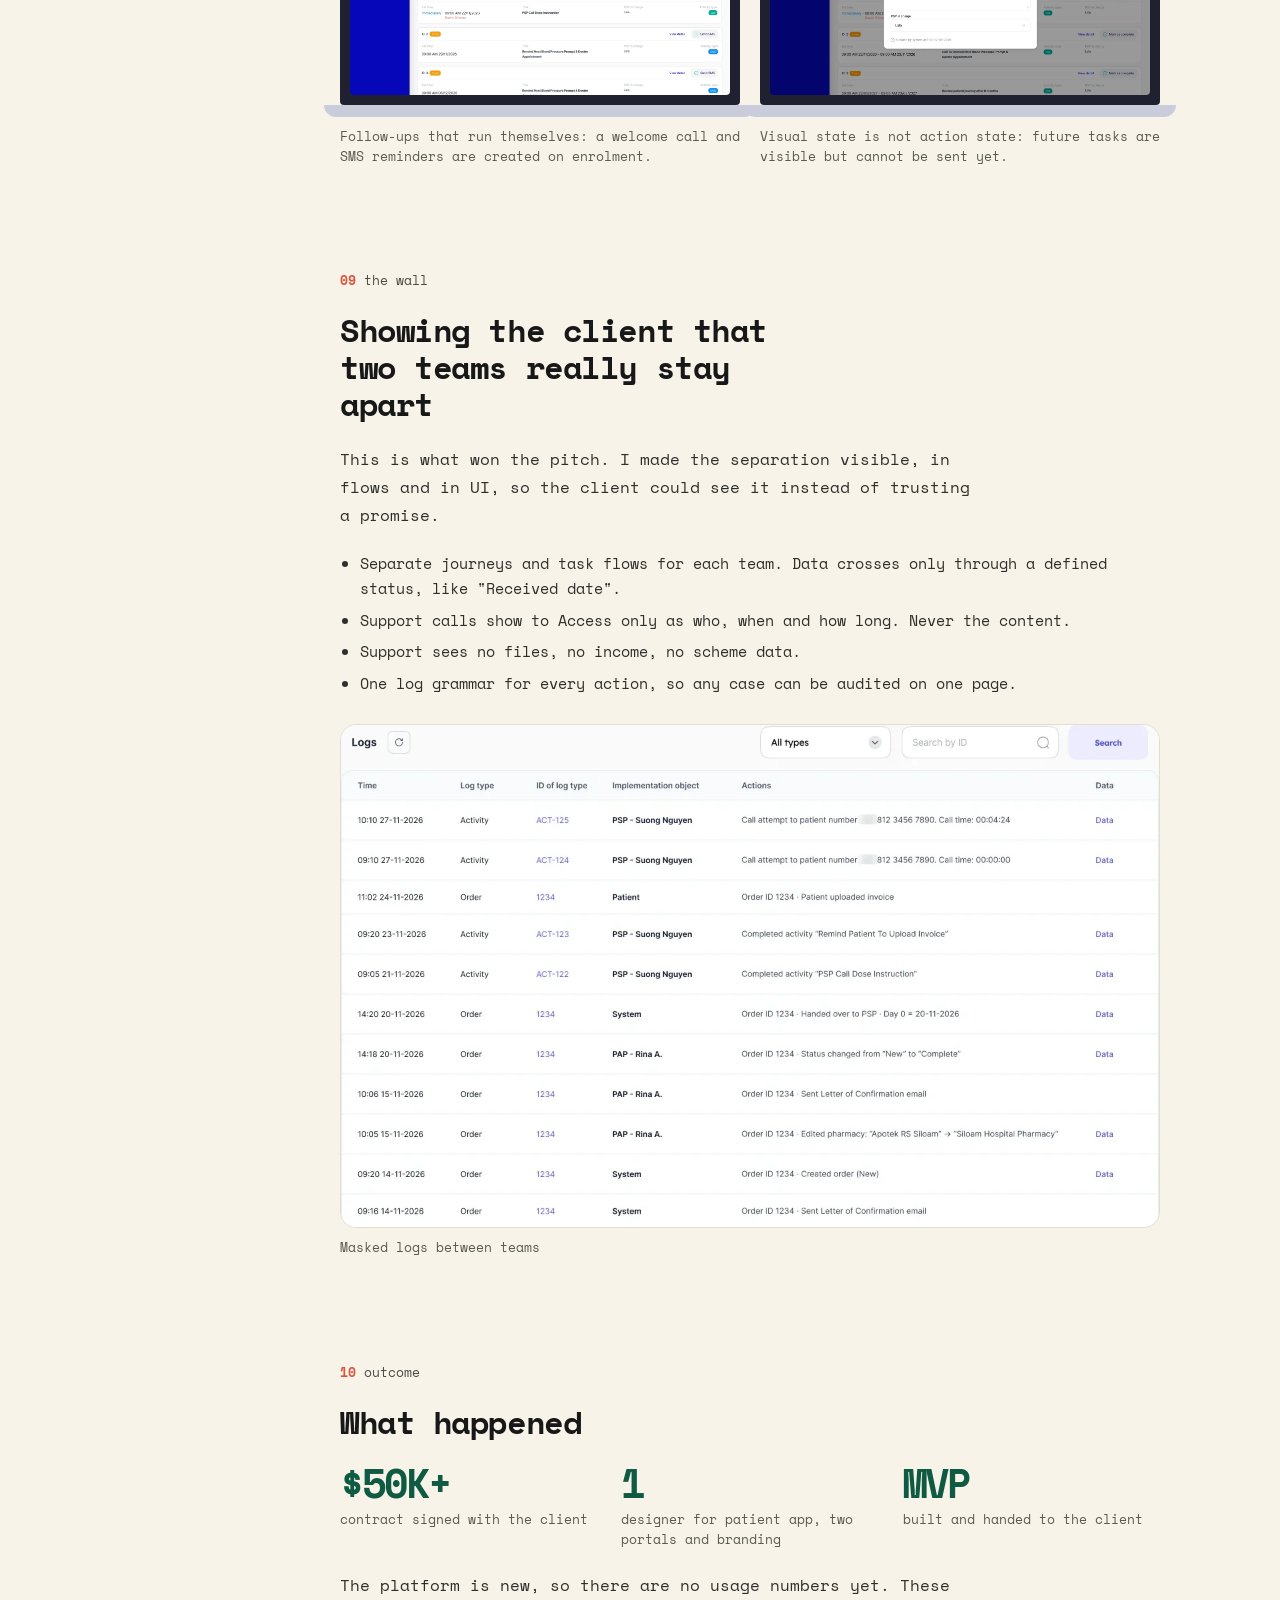
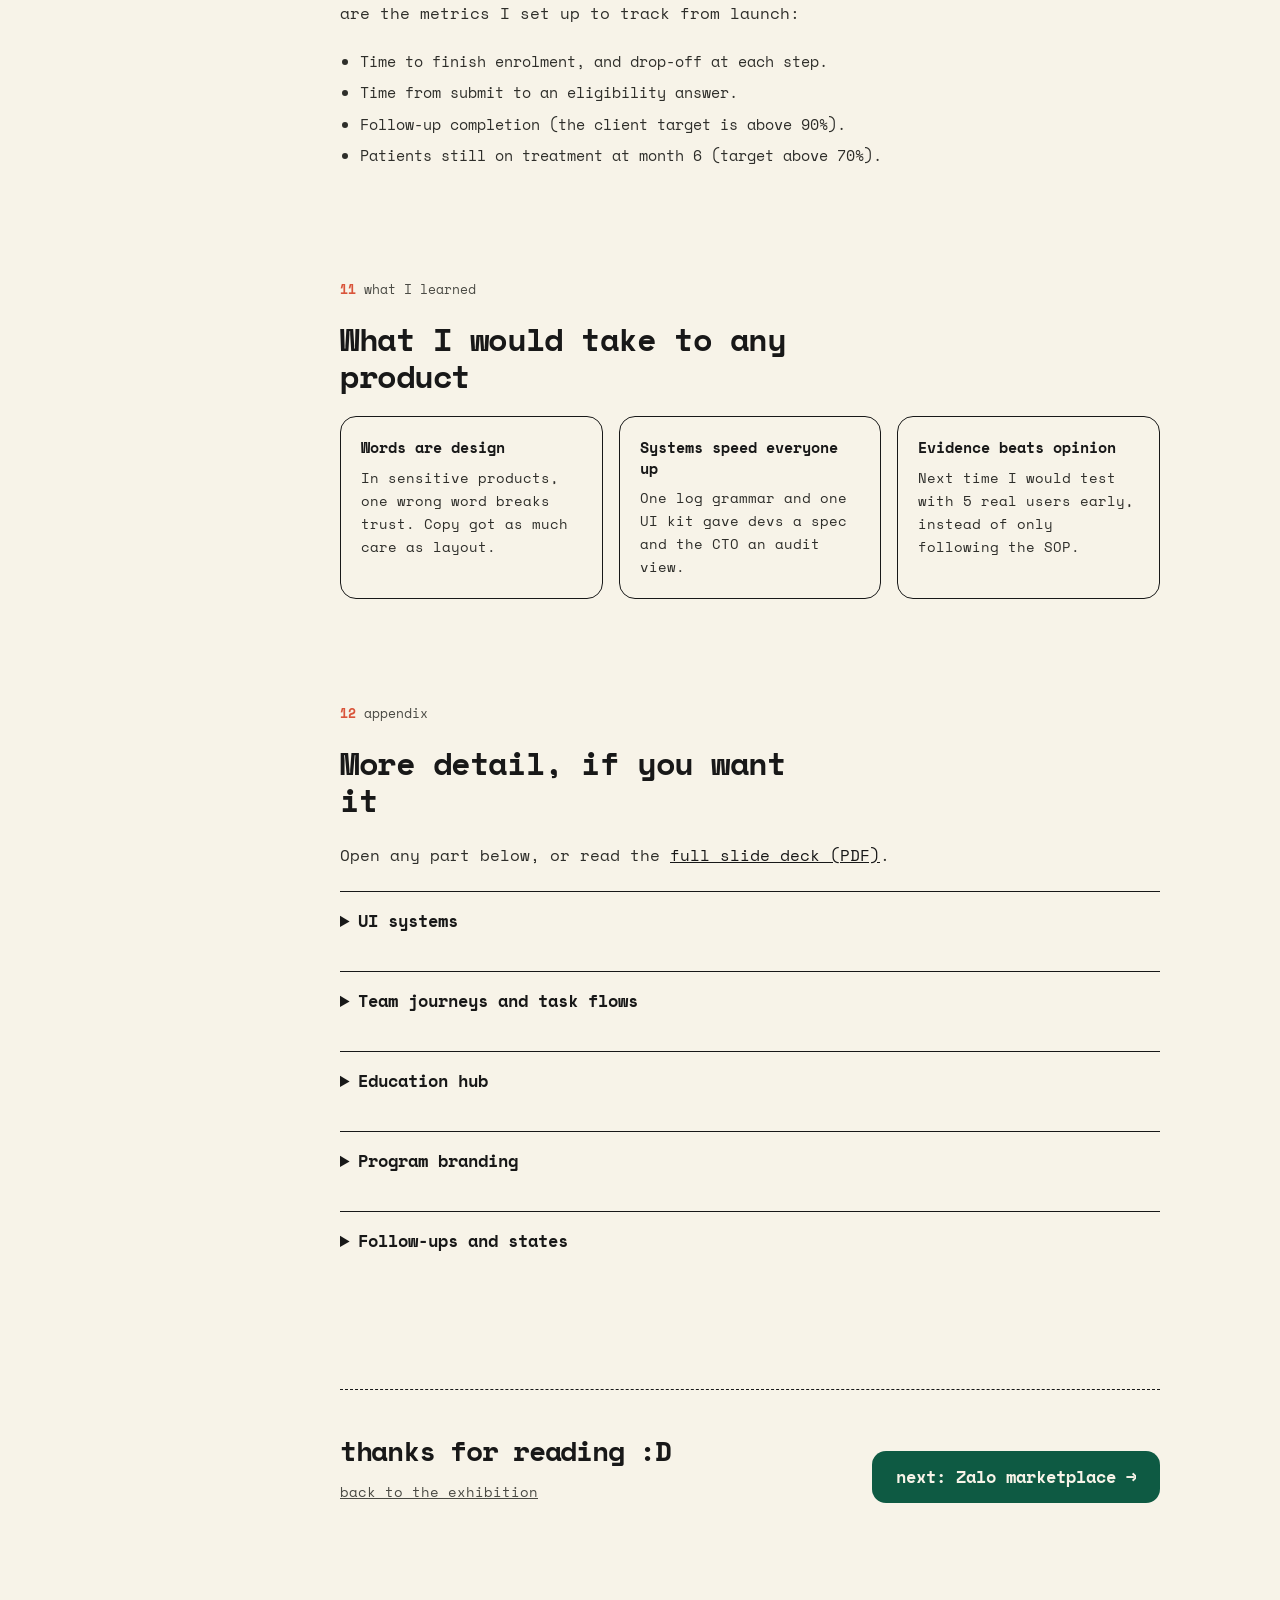
<file: medscore/index.html>
<!doctype html>
<html lang="en">
<head>
<!-- Google tag (gtag.js) -->
<script async src="https://www.googletagmanager.com/gtag/js?id=G-SGX9G27JE1"></script>
<script>
  window.dataLayer = window.dataLayer || [];
  function gtag(){dataLayer.push(arguments);}
  gtag('js', new Date());
  gtag('config', 'G-SGX9G27JE1');
</script>
<meta charset="utf-8">
<meta name="viewport" content="width=device-width, initial-scale=1">
<title>Healthcare patient platform case study, Minh (Nora) Nguyen</title>
<meta name="description" content="How I designed a patient access and support platform for a pharma program, as the only designer, and helped win a $50K+ contract.">
<link rel="icon" href="/assets/img/brand/flower-coral.svg" type="image/svg+xml">
<link rel="preconnect" href="https://fonts.googleapis.com">
<link rel="preconnect" href="https://fonts.gstatic.com" crossorigin>
<link rel="stylesheet" href="https://fonts.googleapis.com/css2?family=Space+Mono:ital,wght@0,400;0,700;1,400&display=swap">
<link rel="stylesheet" href="/assets/css/nora.css">
</head>
<body class="case">
<header class="topbar">
  <a class="pill logo" href="/" aria-label="Nora, back to the exhibition"><img src="/assets/img/brand/flower-coral.svg" alt=""><span>Nora</span></a>
  <nav class="pill navpill" aria-label="Site">
    <a href="/#works">/works</a>
    <a href="/blog/">/blog</a>
    <a class="btn-mini" href="/resume.pdf" target="_blank" rel="noopener">resume</a>
  </nav>
</header>
<nav class="toc" aria-label="Sections of this case study">
  <p>on this page</p>
  <ol><li><a href="#short" data-toc="short"><img src="/assets/img/brand/flower-coral.svg" alt=""><span>the short version</span></a></li><li><a href="#context" data-toc="context"><img src="/assets/img/brand/flower-coral.svg" alt=""><span>context</span></a></li><li><a href="#problem" data-toc="problem"><img src="/assets/img/brand/flower-coral.svg" alt=""><span>the problem</span></a></li><li><a href="#goal" data-toc="goal"><img src="/assets/img/brand/flower-coral.svg" alt=""><span>the goal</span></a></li><li><a href="#role" data-toc="role"><img src="/assets/img/brand/flower-coral.svg" alt=""><span>my role</span></a></li><li><a href="#approach" data-toc="approach"><img src="/assets/img/brand/flower-coral.svg" alt=""><span>approach</span></a></li><li><a href="#people" data-toc="people"><img src="/assets/img/brand/flower-coral.svg" alt=""><span>personas</span></a></li><li><a href="#flow" data-toc="flow"><img src="/assets/img/brand/flower-coral.svg" alt=""><span>the flow</span></a></li><li><a href="#wall" data-toc="wall"><img src="/assets/img/brand/flower-coral.svg" alt=""><span>the wall</span></a></li><li><a href="#outcome" data-toc="outcome"><img src="/assets/img/brand/flower-coral.svg" alt=""><span>outcome</span></a></li><li><a href="#learned" data-toc="learned"><img src="/assets/img/brand/flower-coral.svg" alt=""><span>what I learned</span></a></li><li><a href="#appendix" data-toc="appendix"><img src="/assets/img/brand/flower-coral.svg" alt=""><span>appendix</span></a></li></ol>
</nav>
<main class="case-main">
  <header id="top" class="case-hero">
    <p class="kicker">2025 to 2026  /  Health-tech  /  Shipped MVP</p>
    <h1>Clinical paperwork, but kinder</h1>
    <p class="lede">A patient access and support platform for a pharma program: three users, one strict wall between teams, and a design that helped win the contract.</p>
    <dl class="meta"><div><dt>role</dt><dd>Sole product designer</dd></div><div><dt>team</dt><dd>Founder, PO, CTO, devs</dd></div><div><dt>platforms</dt><dd>Patient web app, 2 admin portals</dd></div><div><dt>tools</dt><dd>Figma, Claude</dd></div></dl>
    <img class="cover" src="/assets/img/thumbs/medscore.jpg" alt="Healthcare app screens: login, identity check, patient info and status">
  </header>

    <section id="short" data-sec="short" class="case-sec">
      <p class="sec-num">01 <span>the short version</span></p>
      <h2 class="sec-h">I was the only designer, and the design helped win the deal</h2>
      <p style="margin: 0; max-width: 64ch; font-size: 16px; line-height: 1.75; color: #2E2E2A">At a small health-tech startup I designed a platform that helps patients afford a long, expensive cancer treatment and stay on it. I worked straight from the client's compliance documents, with our PO and CTO, and my designs became the core of the founder's pitch.</p><div style="display: grid; grid-template-columns: repeat(3, minmax(0, 1fr)); gap: 24px"><div style="display: flex; flex-direction: column; gap: 6px"><span style="font-size: 40px; line-height: 1; font-weight: 700; letter-spacing: -0.05em; color: #0E5A43">$50K+</span><span style="font-size: 13px; line-height: 1.55; color: #5A5A52">contract signed, keeping the startup running for the months ahead</span></div><div style="display: flex; flex-direction: column; gap: 6px"><span style="font-size: 40px; line-height: 1; font-weight: 700; letter-spacing: -0.05em; color: #0E5A43">3</span><span style="font-size: 13px; line-height: 1.55; color: #5A5A52">of the world's largest pharma companies served by this model</span></div><div style="display: flex; flex-direction: column; gap: 6px"><span style="font-size: 40px; line-height: 1; font-weight: 700; letter-spacing: -0.05em; color: #0E5A43">3</span><span style="font-size: 13px; line-height: 1.55; color: #5A5A52">markets: Vietnam, the Philippines, Indonesia</span></div></div><p style="margin: 0; padding: 14px 18px; border-radius: 14px; background: #EDE8DA; font-size: 14px; line-height: 1.65; color: #2E2E2A">Client, drug and brand names are hidden under NDA. Some screens are blurred on purpose.</p>
    </section>
    <section id="context" data-sec="context" class="case-sec">
      <p class="sec-num">02 <span>context</span></p>
      <h2 class="sec-h">A vendor that runs patient programs for pharma</h2>
      <div class="side-by-side"><div class="sbs-copy"><p style="margin: 0; max-width: 64ch; font-size: 16px; line-height: 1.75; color: #2E2E2A">Big pharma companies run patient programs: they help people who cannot afford a treatment get it at a lower price, and support them while they take it. They hire vendors like us to build the platform and run the operations.</p><p style="margin: 0; max-width: 64ch; font-size: 16px; line-height: 1.75; color: #2E2E2A">The business goal is simple to say: more eligible patients start the treatment and stay on it. The hard part is how. Everything must feel like support, never like selling, or the program breaks the law.</p></div><img class="sbs-img" src="/assets/img/cases/medscore/people.webp" alt="Illustration of a doctor talking with patients and families in a waiting room" loading="lazy"></div>
    </section>
    <section id="problem" data-sec="problem" class="case-sec">
      <p class="sec-num">03 <span>the problem</span></p>
      <h2 class="sec-h">A sick patient, a slow process, and a client who needs proof</h2>
      <div style="display: grid; grid-template-columns: repeat(2, minmax(0, 1fr)); gap: 16px"><div style="padding: 20px; border: 1.5px solid #181818; border-radius: 16px; display: flex; flex-direction: column; gap: 8px; background: transparent"><h4 style="margin: 0; font-size: 15px; line-height: 1.35; font-weight: 700; color: #181818">For the patient</h4><p style="margin: 0; font-size: 14px; line-height: 1.65; color: #2E2E2A">She has a serious illness, no private insurance, and a doctor's prescription she cannot afford. To get help she faces hospital-style forms, documents she cannot find, and days of not knowing. Many give up before they get an answer.</p></div><div style="padding: 20px; border: 1.5px solid #181818; border-radius: 16px; display: flex; flex-direction: column; gap: 8px; background: transparent"><h4 style="margin: 0; font-size: 15px; line-height: 1.35; font-weight: 700; color: #181818">For the client</h4><p style="margin: 0; font-size: 14px; line-height: 1.65; color: #2E2E2A">Pharma must help patients without ever looking like it is selling. And it will not sign unless it can see that the team handling money and the team handling care never share data.</p></div></div><p style="margin: 0; padding: 14px 18px; border-radius: 14px; background: #EDE8DA; font-size: 14px; line-height: 1.65; color: #2E2E2A"><b>The problem in one line:</b> how can a patient without insurance get into the program and get an answer as fast as possible, while two teams behind her stay provably apart?</p>
    </section>
    <section id="goal" data-sec="goal" class="case-sec">
      <p class="sec-num">04 <span>the goal</span></p>
      <h2 class="sec-h">Three users, ten documents, one wall</h2>
      <p style="margin: 0; max-width: 64ch; font-size: 16px; line-height: 1.75; color: #2E2E2A">My brief was about 10 compliance documents, all text, handed to me by the founder and PO. The goal: one platform for three groups that must never mix:</p><div style="display: grid; grid-template-columns: repeat(3, minmax(0, 1fr)); gap: 16px"><div style="padding: 20px; border: 1.5px solid #181818; border-radius: 16px; display: flex; flex-direction: column; gap: 8px; background: transparent"><h4 style="margin: 0; font-size: 15px; line-height: 1.35; font-weight: 700; color: #181818">The patient</h4><p style="margin: 0; font-size: 14px; line-height: 1.65; color: #2E2E2A">Very sick, often on a phone, paying out of pocket. Needs to enrol fast and know the outcome.</p></div><div style="padding: 20px; border: 1.5px solid #181818; border-radius: 16px; display: flex; flex-direction: column; gap: 8px; background: transparent"><h4 style="margin: 0; font-size: 15px; line-height: 1.35; font-weight: 700; color: #181818">The Access team</h4><p style="margin: 0; font-size: 14px; line-height: 1.65; color: #2E2E2A">Checks eligibility and money, creates orders. Must never see clinical calls.</p></div><div style="padding: 20px; border: 1.5px solid #181818; border-radius: 16px; display: flex; flex-direction: column; gap: 8px; background: transparent"><h4 style="margin: 0; font-size: 15px; line-height: 1.35; font-weight: 700; color: #181818">The Support team</h4><p style="margin: 0; font-size: 14px; line-height: 1.65; color: #2E2E2A">Nurses who follow up on doses and check-ups. Must never see income or documents.</p></div></div><p style="margin: 0; padding: 14px 18px; border-radius: 14px; background: #EDE8DA; font-size: 14px; line-height: 1.65; color: #2E2E2A"><b>The real question every pharma asks first:</b> can you prove that Access data and Support data stay apart? Few platforms can. That proof decides the deal.</p>
    </section>
    <section id="role" data-sec="role" class="case-sec">
      <p class="sec-num">05 <span>my role</span></p>
      <h2 class="sec-h">How I worked with the PO, CTO and founder</h2>
      <div style="display: grid; grid-template-columns: repeat(2, minmax(0, 1fr)); gap: 32px"><ul style="margin: 0; padding-left: 20px; font-size: 15px; line-height: 1.7; color: #2E2E2A"><li style="margin: 0 0 6px"><b>Me:</b> the only designer, end to end: flows, UI, UX writing, branding.</li><li style="margin: 0 0 6px"><b>PO:</b> owned scope. We read the SOPs together and agreed what was in and out.</li><li style="margin: 0 0 6px"><b>CTO:</b> owned feasibility. Every flow I drew became a status he could build.</li><li style="margin: 0 0 6px"><b>Founder:</b> owned the client. My screens and flows became his pitch.</li></ul><ul style="margin: 0; padding-left: 20px; font-size: 15px; line-height: 1.7; color: #2E2E2A"><li style="margin: 0 0 6px">When we disagreed, we went back to the client SOP: it is the source of truth.</li><li style="margin: 0 0 6px">For each open point I brought two options and the trade-off, not one answer.</li><li style="margin: 0 0 6px">If the call went against me, I kept the other version ready, with the reason it might be needed later.</li></ul></div>
    </section>
    <section id="approach" data-sec="approach" class="case-sec">
      <p class="sec-num">06 <span>approach</span></p>
      <h2 class="sec-h">Personas and flows first, UI last</h2>
      <p style="margin: 0; max-width: 64ch; font-size: 16px; line-height: 1.75; color: #2E2E2A">I did not open Figma until every person and every hand-off was clear. AI made the first drafts fast. I made the decisions.</p><div class="g4" style="display: grid; grid-template-columns: repeat(4, minmax(0, 1fr)); gap: 12px"><div style="padding: 20px; border: 1.5px solid #181818; border-radius: 16px; display: flex; flex-direction: column; gap: 8px; background: transparent"><h4 style="margin: 0; font-size: 15px; line-height: 1.35; font-weight: 700; color: #181818">1. Understand</h4><p style="margin: 0; font-size: 14px; line-height: 1.65; color: #2E2E2A">Turn the SOPs into rules, edge cases and open questions.</p></div><div style="padding: 20px; border: 1.5px solid #181818; border-radius: 16px; display: flex; flex-direction: column; gap: 8px; background: transparent"><h4 style="margin: 0; font-size: 15px; line-height: 1.35; font-weight: 700; color: #181818">2. Define</h4><p style="margin: 0; font-size: 14px; line-height: 1.65; color: #2E2E2A">A persona for each user, a journey for each team.</p></div><div style="padding: 20px; border: 1.5px solid #181818; border-radius: 16px; display: flex; flex-direction: column; gap: 8px; background: transparent"><h4 style="margin: 0; font-size: 15px; line-height: 1.35; font-weight: 700; color: #181818">3. Flow</h4><p style="margin: 0; font-size: 14px; line-height: 1.65; color: #2E2E2A">Task flows where every hand-off is a status.</p></div><div style="padding: 20px; border: 1.5px solid #181818; border-radius: 16px; display: flex; flex-direction: column; gap: 8px; background: transparent"><h4 style="margin: 0; font-size: 15px; line-height: 1.35; font-weight: 700; color: #181818">4. Design</h4><p style="margin: 0; font-size: 14px; line-height: 1.65; color: #2E2E2A">A small UI system, then the screens.</p></div></div><h3 style="margin: 12px 0 0; font-size: 20px; line-height: 1.3; font-weight: 700; letter-spacing: -0.03em">Where AI helped, and where it did not</h3><ul style="margin: 0; padding-left: 20px; font-size: 15px; line-height: 1.7; color: #2E2E2A"><li style="margin: 0 0 6px">Claude: read long SOPs and drafted personas, journeys, edge cases and copy in several tones.</li><li style="margin: 0 0 6px">Figma: flows, components and the final screens.</li><li style="margin: 0 0 6px">My job: check every line against the real process with the PO and CTO. AI drafts, I decide.</li></ul>
    </section>
    <section id="people" data-sec="people" class="case-sec">
      <p class="sec-num">07 <span>personas</span></p>
      <h2 class="sec-h">Who I designed for</h2>
      <div style="display: grid; grid-template-columns: repeat(2, minmax(0, 1fr)); gap: 20px"><figure style="margin: 0; display: flex; flex-direction: column; gap: 10px"><img src="/assets/img/cases/medscore/pap_persona.webp" alt="Persona card for the Access team coordinator" loading="lazy" style="display: block; width: 100%; height: auto; border-radius: 16px; border: 1px solid #E2DDCF"><figcaption style="font-size: 13px; line-height: 1.5; color: #5A5A52">Access team persona</figcaption></figure><figure style="margin: 0; display: flex; flex-direction: column; gap: 10px"><img src="/assets/img/cases/medscore/psp_persona.webp" alt="Persona card for the Support nurse team" loading="lazy" style="display: block; width: 100%; height: auto; border-radius: 16px; border: 1px solid #E2DDCF"><figcaption style="font-size: 13px; line-height: 1.5; color: #5A5A52">Support team persona</figcaption></figure></div><p style="margin: 0; max-width: 64ch; font-size: 16px; line-height: 1.75; color: #2E2E2A">For the patient, I wrote one persona: a woman in her 50s with a serious, hard-to-treat cancer, a daily tablet for a year, no private insurance, and a daughter who helps with forms. Her lowest points were enrolling and waiting, so that is where the design work went.</p>
    </section>
    <section id="flow" data-sec="flow" class="case-sec">
      <p class="sec-num">08 <span>the flow</span></p>
      <h2 class="sec-h">One flow, two sides: a patient enrols, the Access team decides</h2>
      <p style="margin: 0; max-width: 64ch; font-size: 16px; line-height: 1.75; color: #2E2E2A">If I could show only one thing, it would be this. The patient wants an answer fast. The Access team needs enough proof to say yes safely. I designed both sides as one flow, joined by status.</p><div style="padding: 20px; border: 1.5px solid #181818; border-radius: 16px; background: #FFFFFF"><svg viewBox="0 0 1000 420" role="img" aria-label="Enrolment flow in two lanes: the patient applies, the Access team reviews and decides, the patient gets the result" style="width:100%;height:auto;display:block;font-family:Arial,Helvetica,sans-serif"><rect x="0" y="0" width="1000" height="200" rx="16" fill="#EDE8DA"/><rect x="0" y="220" width="1000" height="200" rx="16" fill="#F7F3E8" stroke="#E2DDCF"/><text x="20" y="30" font-size="13" font-weight="700" fill="#0E5A43">PATIENT (phone)</text><text x="20" y="250" font-size="13" font-weight="700" fill="#0E5A43">ACCESS TEAM (admin portal)</text><defs><marker id="ah" markerWidth="8" markerHeight="8" refX="7" refY="4" orient="auto"><path d="M0 0 L8 4 L0 8 Z" fill="#181818"/></marker></defs><rect x="20" y="60" width="140" height="64" rx="12" fill="#FFFFFF" stroke="#181818" stroke-width="1.5"/><text x="90.0" y="88" font-size="13" font-weight="700" fill="#181818" text-anchor="middle">1 Register</text><text x="90.0" y="107" font-size="11" fill="#5A5A52" text-anchor="middle">phone + hospital code</text><rect x="180" y="60" width="140" height="64" rx="12" fill="#FFFFFF" stroke="#181818" stroke-width="1.5"/><text x="250.0" y="88" font-size="13" font-weight="700" fill="#181818" text-anchor="middle">2 Upload ID</text><text x="250.0" y="107" font-size="11" fill="#5A5A52" text-anchor="middle">OCR fills details</text><rect x="340" y="60" width="140" height="64" rx="12" fill="#FFFFFF" stroke="#181818" stroke-width="1.5"/><text x="410.0" y="88" font-size="13" font-weight="700" fill="#181818" text-anchor="middle">3 Tax form</text><text x="410.0" y="107" font-size="11" fill="#5A5A52" text-anchor="middle">one document</text><rect x="500" y="60" width="140" height="64" rx="12" fill="#FFFFFF" stroke="#181818" stroke-width="1.5"/><text x="570.0" y="88" font-size="13" font-weight="700" fill="#181818" text-anchor="middle">4 Confirm</text><text x="570.0" y="107" font-size="11" fill="#5A5A52" text-anchor="middle">review, then submit</text><path d="M160 92 L178 92" stroke="#181818" stroke-width="1.5" fill="none" marker-end="url(#ah)"/><path d="M320 92 L338 92" stroke="#181818" stroke-width="1.5" fill="none" marker-end="url(#ah)"/><path d="M480 92 L498 92" stroke="#181818" stroke-width="1.5" fill="none" marker-end="url(#ah)"/><rect x="660" y="60" width="140" height="64" rx="12" fill="#FFFFFF" stroke="#181818" stroke-width="1.5"/><text x="730.0" y="88" font-size="13" font-weight="700" fill="#181818" text-anchor="middle">5 Pending</text><text x="730.0" y="107" font-size="11" fill="#5A5A52" text-anchor="middle">sees what happens next</text><path d="M640 92 L658 92" stroke="#181818" stroke-width="1.5" fill="none" marker-end="url(#ah)"/><rect x="840" y="60" width="140" height="64" rx="12" fill="#0E5A43" stroke="#181818" stroke-width="1.5"/><text x="910.0" y="88" font-size="13" font-weight="700" fill="#F7F3E8" text-anchor="middle">6 Result</text><text x="910.0" y="107" font-size="11" fill="#F7F3E8" text-anchor="middle">Eligible or Reviewed</text><rect x="500" y="290" width="140" height="64" rx="12" fill="#FFFFFF" stroke="#181818" stroke-width="1.5"/><text x="570.0" y="318" font-size="13" font-weight="700" fill="#181818" text-anchor="middle">A Patient list</text><text x="570.0" y="337" font-size="11" fill="#5A5A52" text-anchor="middle">filter: Pending</text><rect x="660" y="290" width="140" height="64" rx="12" fill="#FFFFFF" stroke="#181818" stroke-width="1.5"/><text x="730.0" y="318" font-size="13" font-weight="700" fill="#181818" text-anchor="middle">B Review</text><text x="730.0" y="337" font-size="11" fill="#5A5A52" text-anchor="middle">prescription + means test</text><path d="M570 126 L570 288" stroke="#181818" stroke-width="1.5" fill="none" marker-end="url(#ah)" stroke-dasharray="5 5"/><path d="M640 322 L658 322" stroke="#181818" stroke-width="1.5" fill="none" marker-end="url(#ah)"/><path d="M800 322 L838 322" stroke="#181818" stroke-width="1.5" fill="none" marker-end="url(#ah)"/><rect x="840" y="290" width="140" height="64" rx="12" fill="#0E5A43" stroke="#181818" stroke-width="1.5"/><text x="910.0" y="318" font-size="13" font-weight="700" fill="#F7F3E8" text-anchor="middle">C Decide</text><text x="910.0" y="337" font-size="11" fill="#F7F3E8" text-anchor="middle">status + reason</text><path d="M910 288 L910 126" stroke="#181818" stroke-width="1.5" fill="none" marker-end="url(#ah)"/><text x="580" y="210" font-size="11" fill="#5A5A52">new application</text><text x="920" y="210" font-size="11" fill="#5A5A52">system notifies</text><text x="20" y="380" font-size="12" fill="#5A5A52">Eligible: the first order and a confirmation letter are created.</text><text x="20" y="400" font-size="12" fill="#5A5A52">Not eligible: a reason is logged; the patient sees "Reviewed" and a person to call.</text></svg></div><h3 style="margin: 12px 0 0; font-size: 20px; line-height: 1.3; font-weight: 700; letter-spacing: -0.03em">The patient side: four steps, a few minutes</h3><div style="display: grid; grid-template-columns: repeat(3, minmax(0, 1fr)); gap: 20px"><figure style="margin:0;display:flex;flex-direction:column;gap:10px"><div style="background:#181818;border-radius:34px;padding:10px;box-shadow:0 1px 0 #E2DDCF"><div class="phone-scr" style="border-radius:26px;overflow-y:hidden;aspect-ratio:9/19;background:#fff"><img src="/assets/img/cases/medscore/register.webp" alt="Register with phone number and hospital code" loading="lazy" style="display:block;width:100%;height:auto"></div></div><figcaption style="font-size:13px;line-height:1.5;color:#5A5A52">1. Register with a phone number and the hospital code. No password.</figcaption></figure><figure style="margin:0;display:flex;flex-direction:column;gap:10px"><div style="background:#181818;border-radius:34px;padding:10px;box-shadow:0 1px 0 #E2DDCF"><div class="phone-scr" style="border-radius:26px;overflow-y:auto;aspect-ratio:9/19;background:#fff"><img src="/assets/img/cases/medscore/enrol.webp" alt="Enrolment form with the minimum fields" loading="lazy" style="display:block;width:100%;height:auto"></div></div><figcaption style="font-size:13px;line-height:1.5;color:#5A5A52">2–3. Upload one ID card, OCR fills the rest. One tax form. (Scroll inside.)</figcaption></figure><figure style="margin:0;display:flex;flex-direction:column;gap:10px"><div style="background:#181818;border-radius:34px;padding:10px;box-shadow:0 1px 0 #E2DDCF"><div class="phone-scr" style="border-radius:26px;overflow-y:hidden;aspect-ratio:9/19;background:#fff"><img src="/assets/img/cases/medscore/confirm.webp" alt="Confirm before submitting" loading="lazy" style="display:block;width:100%;height:auto"></div></div><figcaption style="font-size:13px;line-height:1.5;color:#5A5A52">4. Confirm, with a clear way back to edit.</figcaption></figure></div><div style="display: grid; grid-template-columns: repeat(3, minmax(0, 1fr)); gap: 20px"><figure style="margin:0;display:flex;flex-direction:column;gap:10px"><div style="background:#181818;border-radius:34px;padding:10px;box-shadow:0 1px 0 #E2DDCF"><div class="phone-scr" style="border-radius:26px;overflow-y:hidden;aspect-ratio:9/19;background:#fff"><img src="/assets/img/cases/medscore/pending.webp" alt="Pending status with what happens next" loading="lazy" style="display:block;width:100%;height:auto"></div></div><figcaption style="font-size:13px;line-height:1.5;color:#5A5A52">5. Pending: what happens next, and she can still edit.</figcaption></figure><figure style="margin:0;display:flex;flex-direction:column;gap:10px"><div style="background:#181818;border-radius:34px;padding:10px;box-shadow:0 1px 0 #E2DDCF"><div class="phone-scr" style="border-radius:26px;overflow-y:hidden;aspect-ratio:9/19;background:#fff"><img src="/assets/img/cases/medscore/eligible.webp" alt="Eligible: welcome to the program" loading="lazy" style="display:block;width:100%;height:auto"></div></div><figcaption style="font-size:13px;line-height:1.5;color:#5A5A52">6. Eligible: a calm welcome and her coverage in plain words.</figcaption></figure><figure style="margin:0;display:flex;flex-direction:column;gap:10px"><div style="background:#181818;border-radius:34px;padding:10px;box-shadow:0 1px 0 #E2DDCF"><div class="phone-scr" style="border-radius:26px;overflow-y:hidden;aspect-ratio:9/19;background:#fff"><img src="/assets/img/cases/medscore/reviewed.webp" alt="Reviewed: a kind no with a human contact" loading="lazy" style="display:block;width:100%;height:auto"></div></div><figcaption style="font-size:13px;line-height:1.5;color:#5A5A52">6. Not eligible became "Reviewed", with a person to call.</figcaption></figure></div><p style="margin: 0; padding: 14px 18px; border-radius: 14px; background: #EDE8DA; font-size: 14px; line-height: 1.65; color: #2E2E2A">Before: a long hospital-style form with documents patients could not find. After: phone, one ID, one tax form. Later orders reuse everything; she only uploads a receipt.</p><h3 style="margin: 12px 0 0; font-size: 20px; line-height: 1.3; font-weight: 700; letter-spacing: -0.03em">The team side, in short</h3><p style="margin: 0; max-width: 64ch; font-size: 16px; line-height: 1.75; color: #2E2E2A">Behind her, the Access team sees the case land in Pending, reviews it in one place and decides; then the Support team takes over with follow-ups that run themselves.</p><div style="display: grid; grid-template-columns: repeat(2, minmax(0, 1fr)); gap: 20px"><figure style="margin:0;display:flex;flex-direction:column;gap:10px"><div><div style="background:#1F2030;border-radius:14px 14px 4px 4px;padding:10px"><div style="aspect-ratio:16/10;overflow:hidden;border-radius:4px;background:#fff"><img src="/assets/img/cases/medscore/followups.webp" alt="Support portal: automated follow-up tasks" loading="lazy" style="display:block;width:100%;height:auto"></div></div><div style="height:12px;margin:0 -4%;background:#C9CCDA;border-radius:0 0 12px 12px"></div></div><figcaption style="font-size:13px;line-height:1.5;color:#5A5A52">Follow-ups that run themselves: a welcome call and SMS reminders are created on enrolment.</figcaption></figure><figure style="margin:0;display:flex;flex-direction:column;gap:10px"><div><div style="background:#1F2030;border-radius:14px 14px 4px 4px;padding:10px"><div style="aspect-ratio:16/10;overflow:hidden;border-radius:4px;background:#fff"><img src="/assets/img/cases/medscore/states.webp" alt="Task detail: visual state versus action state" loading="lazy" style="display:block;width:100%;height:auto"></div></div><div style="height:12px;margin:0 -4%;background:#C9CCDA;border-radius:0 0 12px 12px"></div></div><figcaption style="font-size:13px;line-height:1.5;color:#5A5A52">Visual state is not action state: future tasks are visible but cannot be sent yet.</figcaption></figure></div>
    </section>
    <section id="wall" data-sec="wall" class="case-sec">
      <p class="sec-num">09 <span>the wall</span></p>
      <h2 class="sec-h">Showing the client that two teams really stay apart</h2>
      <p style="margin: 0; max-width: 64ch; font-size: 16px; line-height: 1.75; color: #2E2E2A">This is what won the pitch. I made the separation visible, in flows and in UI, so the client could see it instead of trusting a promise.</p><ul style="margin: 0; padding-left: 20px; font-size: 15px; line-height: 1.7; color: #2E2E2A"><li style="margin: 0 0 6px">Separate journeys and task flows for each team. Data crosses only through a defined status, like "Received date".</li><li style="margin: 0 0 6px">Support calls show to Access only as who, when and how long. Never the content.</li><li style="margin: 0 0 6px">Support sees no files, no income, no scheme data.</li><li style="margin: 0 0 6px">One log grammar for every action, so any case can be audited on one page.</li></ul><figure style="margin: 0; display: flex; flex-direction: column; gap: 10px"><img src="/assets/img/cases/medscore/masked.webp" alt="Support portal logs with masked data" loading="lazy" style="display: block; width: 100%; height: auto; border-radius: 16px; border: 1px solid #E2DDCF"><figcaption style="font-size: 13px; line-height: 1.5; color: #5A5A52">Masked logs between teams</figcaption></figure>
    </section>
    <section id="outcome" data-sec="outcome" class="case-sec">
      <p class="sec-num">10 <span>outcome</span></p>
      <h2 class="sec-h">What happened</h2>
      <div style="display: grid; grid-template-columns: repeat(3, minmax(0, 1fr)); gap: 24px"><div style="display: flex; flex-direction: column; gap: 6px"><span style="font-size: 40px; line-height: 1; font-weight: 700; letter-spacing: -0.05em; color: #0E5A43">$50K+</span><span style="font-size: 13px; line-height: 1.55; color: #5A5A52">contract signed with the client</span></div><div style="display: flex; flex-direction: column; gap: 6px"><span style="font-size: 40px; line-height: 1; font-weight: 700; letter-spacing: -0.05em; color: #0E5A43">1</span><span style="font-size: 13px; line-height: 1.55; color: #5A5A52">designer for patient app, two portals and branding</span></div><div style="display: flex; flex-direction: column; gap: 6px"><span style="font-size: 40px; line-height: 1; font-weight: 700; letter-spacing: -0.05em; color: #0E5A43">MVP</span><span style="font-size: 13px; line-height: 1.55; color: #5A5A52">built and handed to the client</span></div></div><p style="margin: 0; max-width: 64ch; font-size: 16px; line-height: 1.75; color: #2E2E2A">The platform is new, so there are no usage numbers yet. These are the metrics I set up to track from launch:</p><ul style="margin: 0; padding-left: 20px; font-size: 15px; line-height: 1.7; color: #2E2E2A"><li style="margin: 0 0 6px">Time to finish enrolment, and drop-off at each step.</li><li style="margin: 0 0 6px">Time from submit to an eligibility answer.</li><li style="margin: 0 0 6px">Follow-up completion (the client target is above 90%).</li><li style="margin: 0 0 6px">Patients still on treatment at month 6 (target above 70%).</li></ul>
    </section>
    <section id="learned" data-sec="learned" class="case-sec">
      <p class="sec-num">11 <span>what I learned</span></p>
      <h2 class="sec-h">What I would take to any product</h2>
      <div style="display: grid; grid-template-columns: repeat(3, minmax(0, 1fr)); gap: 16px"><div style="padding: 20px; border: 1.5px solid #181818; border-radius: 16px; display: flex; flex-direction: column; gap: 8px; background: transparent"><h4 style="margin: 0; font-size: 15px; line-height: 1.35; font-weight: 700; color: #181818">Words are design</h4><p style="margin: 0; font-size: 14px; line-height: 1.65; color: #2E2E2A">In sensitive products, one wrong word breaks trust. Copy got as much care as layout.</p></div><div style="padding: 20px; border: 1.5px solid #181818; border-radius: 16px; display: flex; flex-direction: column; gap: 8px; background: transparent"><h4 style="margin: 0; font-size: 15px; line-height: 1.35; font-weight: 700; color: #181818">Systems speed everyone up</h4><p style="margin: 0; font-size: 14px; line-height: 1.65; color: #2E2E2A">One log grammar and one UI kit gave devs a spec and the CTO an audit view.</p></div><div style="padding: 20px; border: 1.5px solid #181818; border-radius: 16px; display: flex; flex-direction: column; gap: 8px; background: transparent"><h4 style="margin: 0; font-size: 15px; line-height: 1.35; font-weight: 700; color: #181818">Evidence beats opinion</h4><p style="margin: 0; font-size: 14px; line-height: 1.65; color: #2E2E2A">Next time I would test with 5 real users early, instead of only following the SOP.</p></div></div>
    </section>
    <section id="appendix" data-sec="appendix" class="case-sec">
      <p class="sec-num">12 <span>appendix</span></p>
      <h2 class="sec-h">More detail, if you want it</h2>
      <p style="margin: 0; max-width: 64ch; font-size: 16px; line-height: 1.75; color: #2E2E2A">Open any part below, or read the <a href="/medscore/healthcare-case-study.pdf" target="_blank" rel="noopener">full slide deck (PDF)</a>.</p><details style="border-top: 1.5px solid #181818; padding: 16px 0"><summary style="cursor: pointer; font-size: 17px; font-weight: 700">UI systems</summary><div style="display: flex; flex-direction: column; gap: 20px; margin-top: 16px"><p style="margin: 0; max-width: 64ch; font-size: 16px; line-height: 1.75; color: #2E2E2A">A patient design system and a mini UI system for the two portals.</p><figure style="margin: 0; display: flex; flex-direction: column; gap: 10px"><img src="/assets/img/cases/medscore/ds_patient.webp" alt="Patient webapp design system: type scale and colour palette" loading="lazy" style="display: block; width: 100%; height: auto; border-radius: 16px; border: 1px solid #E2DDCF"></figure><figure style="margin: 0; display: flex; flex-direction: column; gap: 10px"><img src="/assets/img/cases/medscore/ds_admin.webp" alt="Mini UI system for the admin portals" loading="lazy" style="display: block; width: 100%; height: auto; border-radius: 16px; border: 1px solid #E2DDCF"></figure></div></details><details style="border-top: 1.5px solid #181818; padding: 16px 0"><summary style="cursor: pointer; font-size: 17px; font-weight: 700">Team journeys and task flows</summary><div style="display: flex; flex-direction: column; gap: 20px; margin-top: 16px"><figure style="margin: 0; display: flex; flex-direction: column; gap: 10px"><img src="/assets/img/cases/medscore/pap_journey.webp" alt="Access team journey map" loading="lazy" style="display: block; width: 100%; height: auto; border-radius: 16px; border: 1px solid #E2DDCF"></figure><figure style="margin: 0; display: flex; flex-direction: column; gap: 10px"><img src="/assets/img/cases/medscore/psp_journey.webp" alt="Support team journey map" loading="lazy" style="display: block; width: 100%; height: auto; border-radius: 16px; border: 1px solid #E2DDCF"></figure><figure style="margin: 0; display: flex; flex-direction: column; gap: 10px"><img src="/assets/img/cases/medscore/flow2.webp" alt="Order handling task flow" loading="lazy" style="display: block; width: 100%; height: auto; border-radius: 16px; border: 1px solid #E2DDCF"></figure><figure style="margin: 0; display: flex; flex-direction: column; gap: 10px"><img src="/assets/img/cases/medscore/flow3.webp" alt="Receipt and hand-off task flow" loading="lazy" style="display: block; width: 100%; height: auto; border-radius: 16px; border: 1px solid #E2DDCF"></figure></div></details><details style="border-top: 1.5px solid #181818; padding: 16px 0"><summary style="cursor: pointer; font-size: 17px; font-weight: 700">Education hub</summary><div style="display: flex; flex-direction: column; gap: 20px; margin-top: 16px"><p style="margin: 0; max-width: 64ch; font-size: 16px; line-height: 1.75; color: #2E2E2A">Approved medical text, used word for word, made readable with hierarchy. Blurred for NDA.</p><div style="display: grid; grid-template-columns: repeat(3, minmax(0, 1fr)); gap: 16px"><figure style="margin: 0; display: flex; flex-direction: column; gap: 10px"><img src="/assets/img/cases/medscore/hub.webp" alt="Content hub" loading="lazy" style="display: block; width: 100%; height: auto; border-radius: 16px; border: 1px solid #E2DDCF"></figure><figure style="margin: 0; display: flex; flex-direction: column; gap: 10px"><img src="/assets/img/cases/medscore/article1.webp" alt="Article" loading="lazy" style="display: block; width: 100%; height: auto; border-radius: 16px; border: 1px solid #E2DDCF"></figure><figure style="margin: 0; display: flex; flex-direction: column; gap: 10px"><img src="/assets/img/cases/medscore/article2.webp" alt="Article" loading="lazy" style="display: block; width: 100%; height: auto; border-radius: 16px; border: 1px solid #E2DDCF"></figure></div></div></details><details style="border-top: 1.5px solid #181818; padding: 16px 0"><summary style="cursor: pointer; font-size: 17px; font-weight: 700">Program branding</summary><div style="display: flex; flex-direction: column; gap: 20px; margin-top: 16px"><figure style="margin: 0; display: flex; flex-direction: column; gap: 10px"><img src="/assets/img/cases/medscore/logos.webp" alt="Four logo directions for the program" loading="lazy" style="display: block; width: 100%; height: auto; border-radius: 16px; border: 1px solid #E2DDCF"></figure></div></details><details style="border-top: 1.5px solid #181818; padding: 16px 0"><summary style="cursor: pointer; font-size: 17px; font-weight: 700">Follow-ups and states</summary><div style="display: flex; flex-direction: column; gap: 20px; margin-top: 16px"><figure style="margin: 0; display: flex; flex-direction: column; gap: 10px"><img src="/assets/img/cases/medscore/followups.webp" alt="Automated follow-up tasks" loading="lazy" style="display: block; width: 100%; height: auto; border-radius: 16px; border: 1px solid #E2DDCF"></figure><figure style="margin: 0; display: flex; flex-direction: column; gap: 10px"><img src="/assets/img/cases/medscore/states.webp" alt="Visual state versus action state" loading="lazy" style="display: block; width: 100%; height: auto; border-radius: 16px; border: 1px solid #E2DDCF"></figure></div></details>
    </section>
  <footer class="case-end">
    <div>
      <p class="thanks">thanks for reading :D</p>
      <a href="/">back to the exhibition</a>
    </div>
    <a class="btn" href="/zalo/">next: Zalo marketplace →</a>
  </footer>
</main>
<script src="/assets/js/nora.js" defer></script>
</body>
</html>
</file>
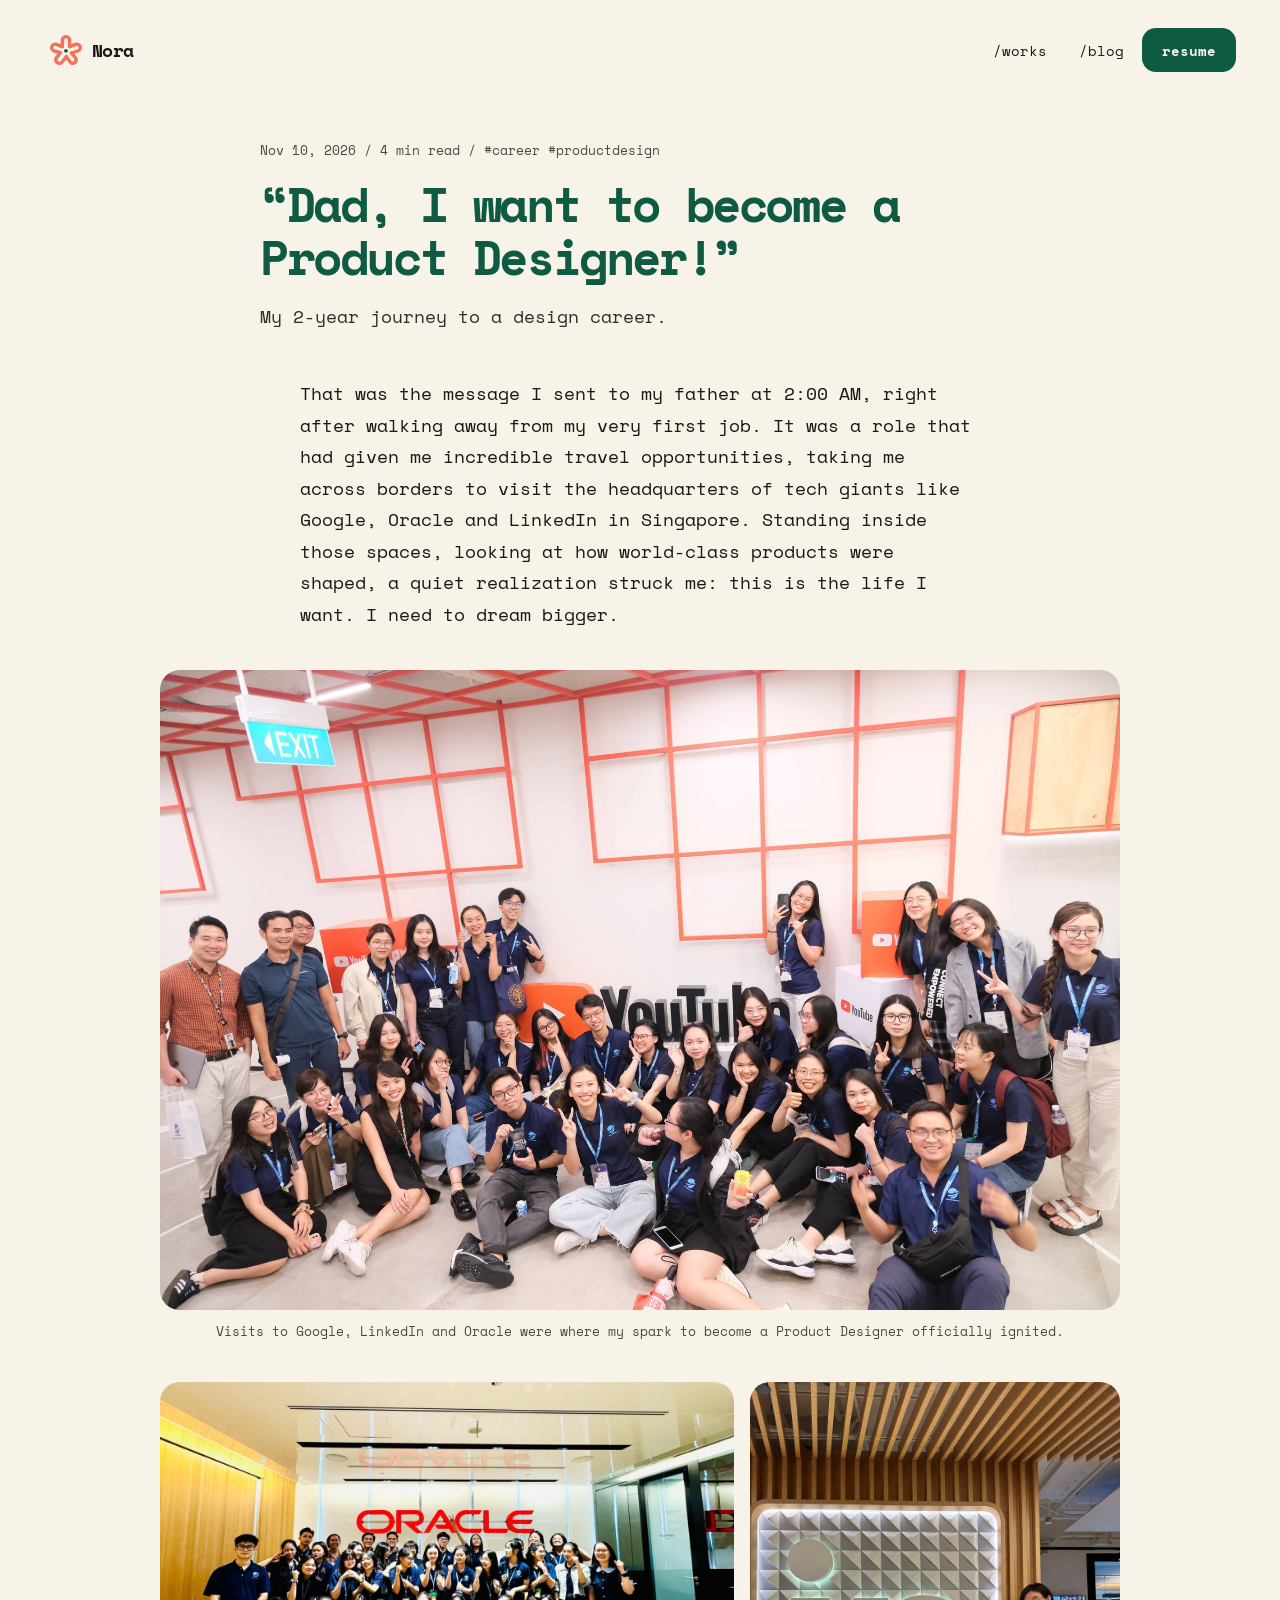
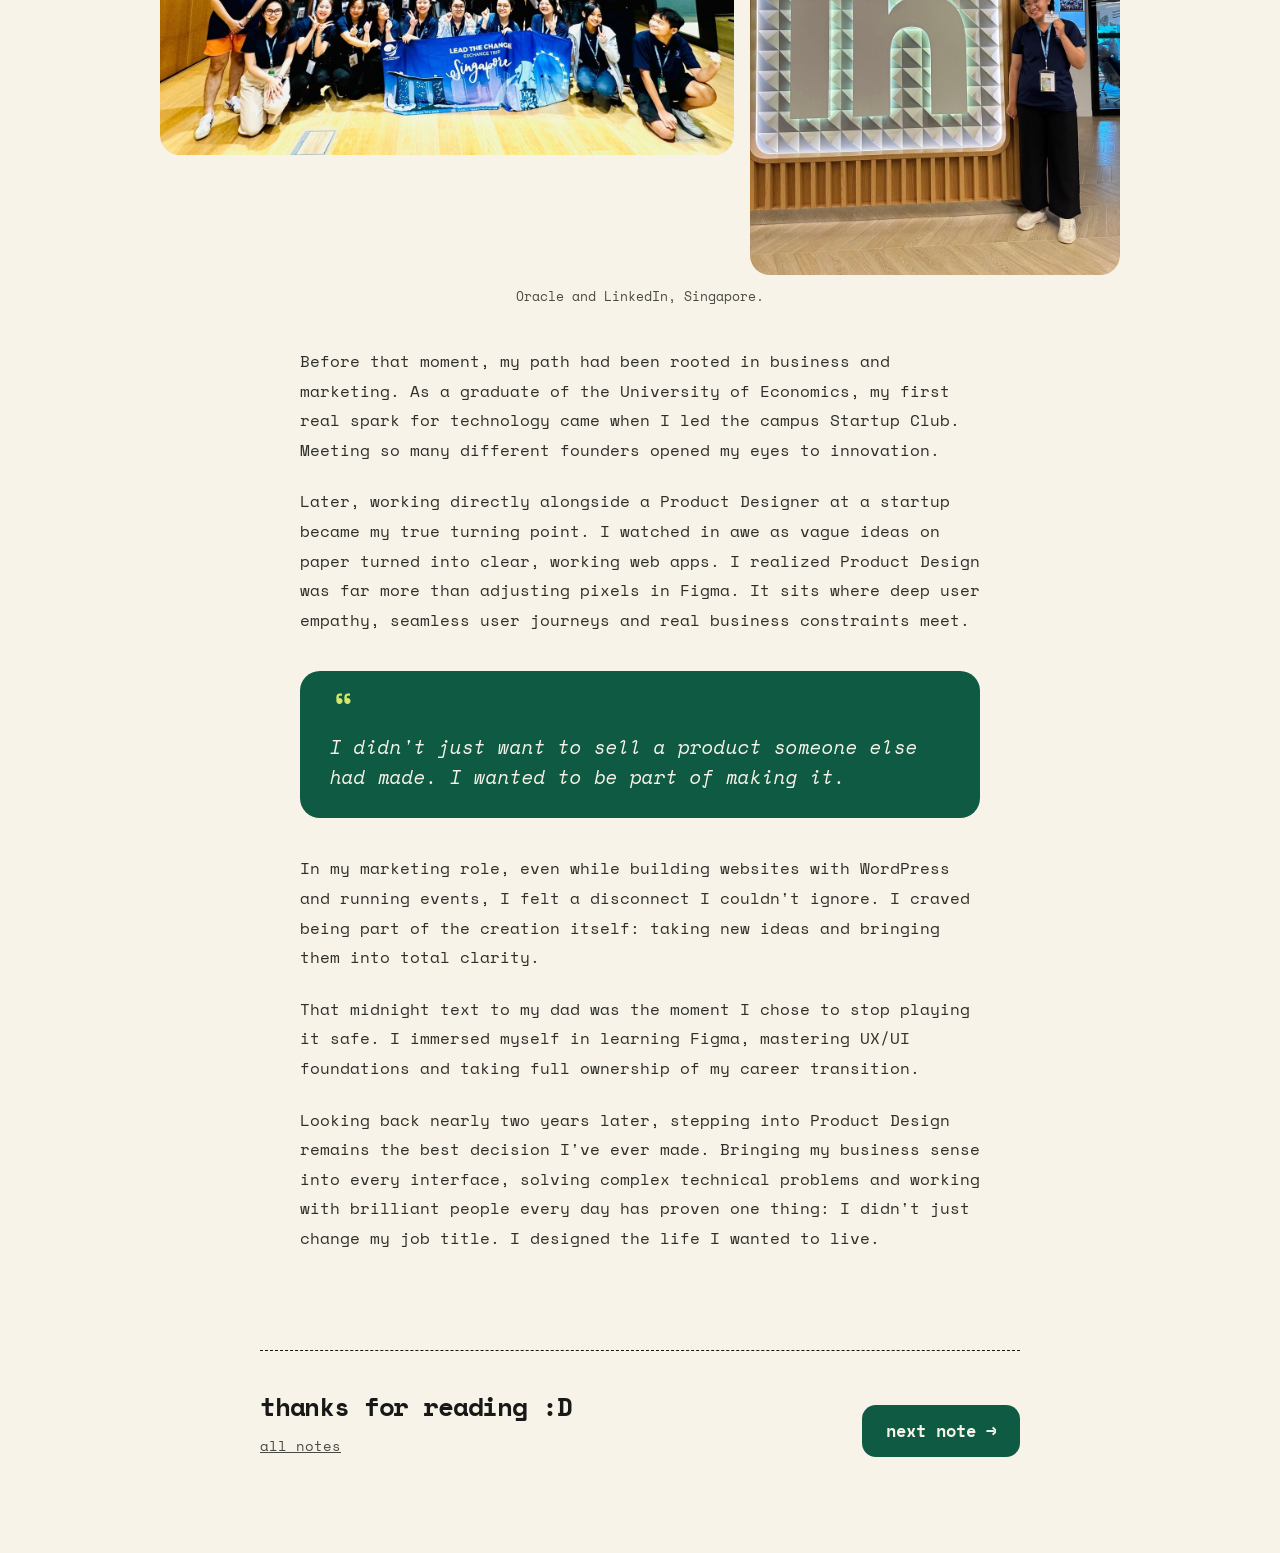
<file: blog/dad-i-want-to-become-a-product-designer/index.html>
<!doctype html>
<html lang="en">
<head>
<!-- Google tag (gtag.js) -->
<script async src="https://www.googletagmanager.com/gtag/js?id=G-SGX9G27JE1"></script>
<script>
  window.dataLayer = window.dataLayer || [];
  function gtag(){dataLayer.push(arguments);}
  gtag('js', new Date());
  gtag('config', 'G-SGX9G27JE1');
</script>
<meta charset="utf-8">
<meta name="viewport" content="width=device-width, initial-scale=1">
<title>Dad, I want to become a Product Designer!, a note by Nora</title>
<meta name="description" content="My 2-year journey from marketing to a product design career, by Minh (Nora) Nguyen.">
<link rel="icon" href="/assets/img/brand/flower-coral.svg" type="image/svg+xml">
<link rel="preconnect" href="https://fonts.googleapis.com">
<link rel="preconnect" href="https://fonts.gstatic.com" crossorigin>
<link rel="stylesheet" href="https://fonts.googleapis.com/css2?family=Space+Mono:ital,wght@0,400;0,700;1,400&display=swap">
<link rel="stylesheet" href="/assets/css/nora.css">
</head>
<body class="post-page">
<header class="topbar">
  <a class="pill logo" href="/" aria-label="Nora, back to the exhibition"><img src="/assets/img/brand/flower-coral.svg" alt=""><span>Nora</span></a>
  <nav class="pill navpill" aria-label="Site">
    <a href="/#works">/works</a>
    <a href="/blog/" aria-current="page">/blog</a>
    <a class="btn-mini" href="/resume.pdf" target="_blank" rel="noopener">resume</a>
  </nav>
</header>
<main class="post">
  <header class="post-head">
    <p class="kicker">Nov 10, 2026  /  4 min read  /  #career #productdesign</p>
    <h1><q>Dad, I want to become a Product Designer!</q></h1>
    <p class="dek">My 2-year journey to a design career.</p>
  </header>
  <article class="post-body">
    <div class="col">
      <p class="lead">That was the message I sent to my father at 2:00 AM, right after walking away from my very first job. It was a role that had given me incredible travel opportunities, taking me across borders to visit the headquarters of tech giants like Google, Oracle and LinkedIn in Singapore. Standing inside those spaces, looking at how world-class products were shaped, a quiet realization struck me: this is the life I want. I need to dream bigger.</p>
    </div>

    <figure class="wide">
      <img src="singapore-tech-visit.jpg" width="1800" height="1200" alt="A large group in matching navy polo shirts and lanyards posing in front of the YouTube sign at a Google office in Singapore">
      <figcaption>Visits to Google, LinkedIn and Oracle were where my spark to become a Product Designer officially ignited.</figcaption>
    </figure>
    <figure class="wide duo">
      <div class="duo-row">
        <img src="oracle-singapore.jpg" width="1400" height="907" loading="lazy" alt="Exchange trip group photo in front of the Oracle sign in Singapore">
        <img src="linkedin-singapore.jpg" width="900" height="1200" loading="lazy" alt="Nora standing next to the LinkedIn logo wall at the LinkedIn office in Singapore">
      </div>
      <figcaption>Oracle and LinkedIn, Singapore.</figcaption>
    </figure>

    <div class="col">
      <p>Before that moment, my path had been rooted in business and marketing. As a graduate of the University of Economics, my first real spark for technology came when I led the campus Startup Club. Meeting so many different founders opened my eyes to innovation.</p>
      <p>Later, working directly alongside a Product Designer at a startup became my true turning point. I watched in awe as vague ideas on paper turned into clear, working web apps. I realized Product Design was far more than adjusting pixels in Figma. It sits where deep user empathy, seamless user journeys and real business constraints meet.</p>

      <blockquote>I didn't just want to sell a product someone else had made. I wanted to be part of making it.</blockquote>

      <p>In my marketing role, even while building websites with WordPress and running events, I felt a disconnect I couldn't ignore. I craved being part of the creation itself: taking new ideas and bringing them into total clarity.</p>
      <p>That midnight text to my dad was the moment I chose to stop playing it safe. I immersed myself in learning Figma, mastering UX/UI foundations and taking full ownership of my career transition.</p>
      <p>Looking back nearly two years later, stepping into Product Design remains the best decision I've ever made. Bringing my business sense into every interface, solving complex technical problems and working with brilliant people every day has proven one thing: I didn't just change my job title. I designed the life I wanted to live.</p>
    </div>
  </article>
  <footer class="post-end">
    <div>
      <p class="thanks">thanks for reading :D</p>
      <a href="/blog/">all notes</a>
    </div>
    <a class="btn" href="/blog/design-for-ai-features/">next note →</a>
  </footer>
</main>
<script src="/assets/js/nora.js" defer></script>
</body>
</html>
</file>
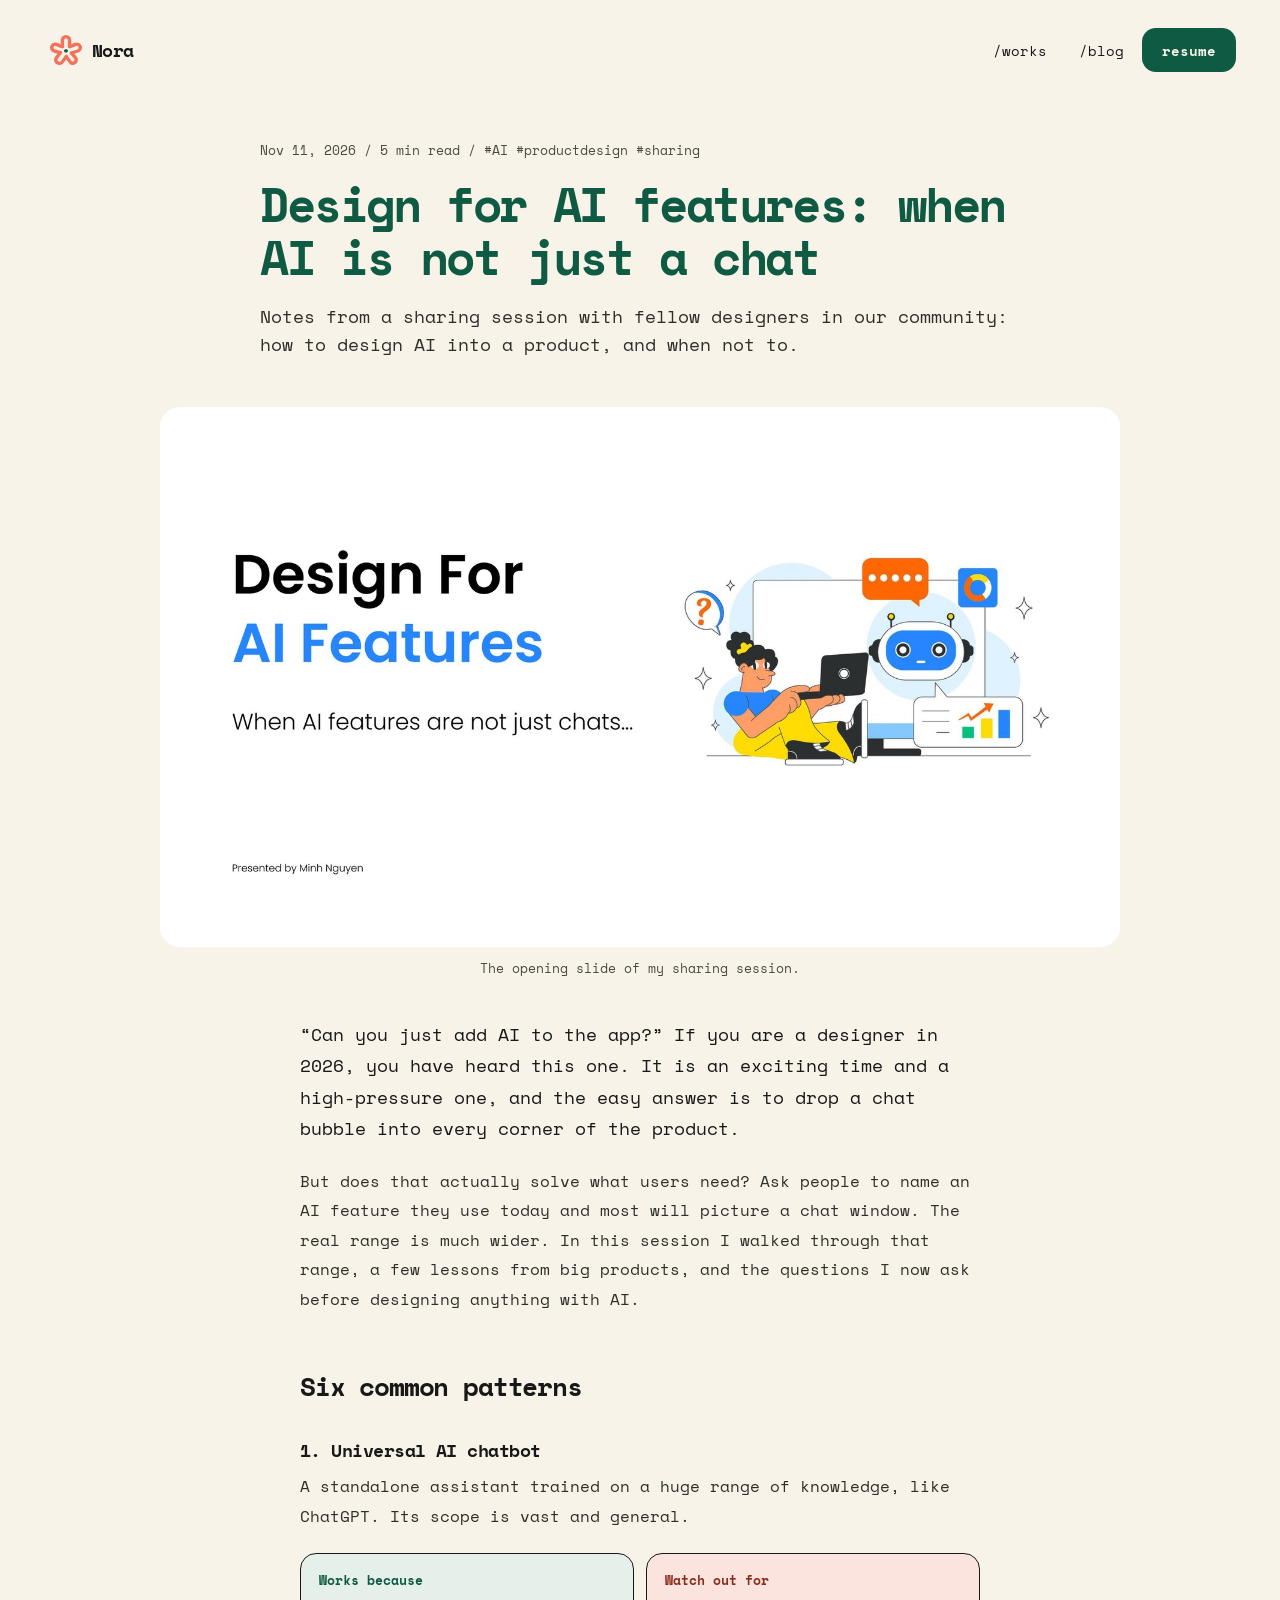
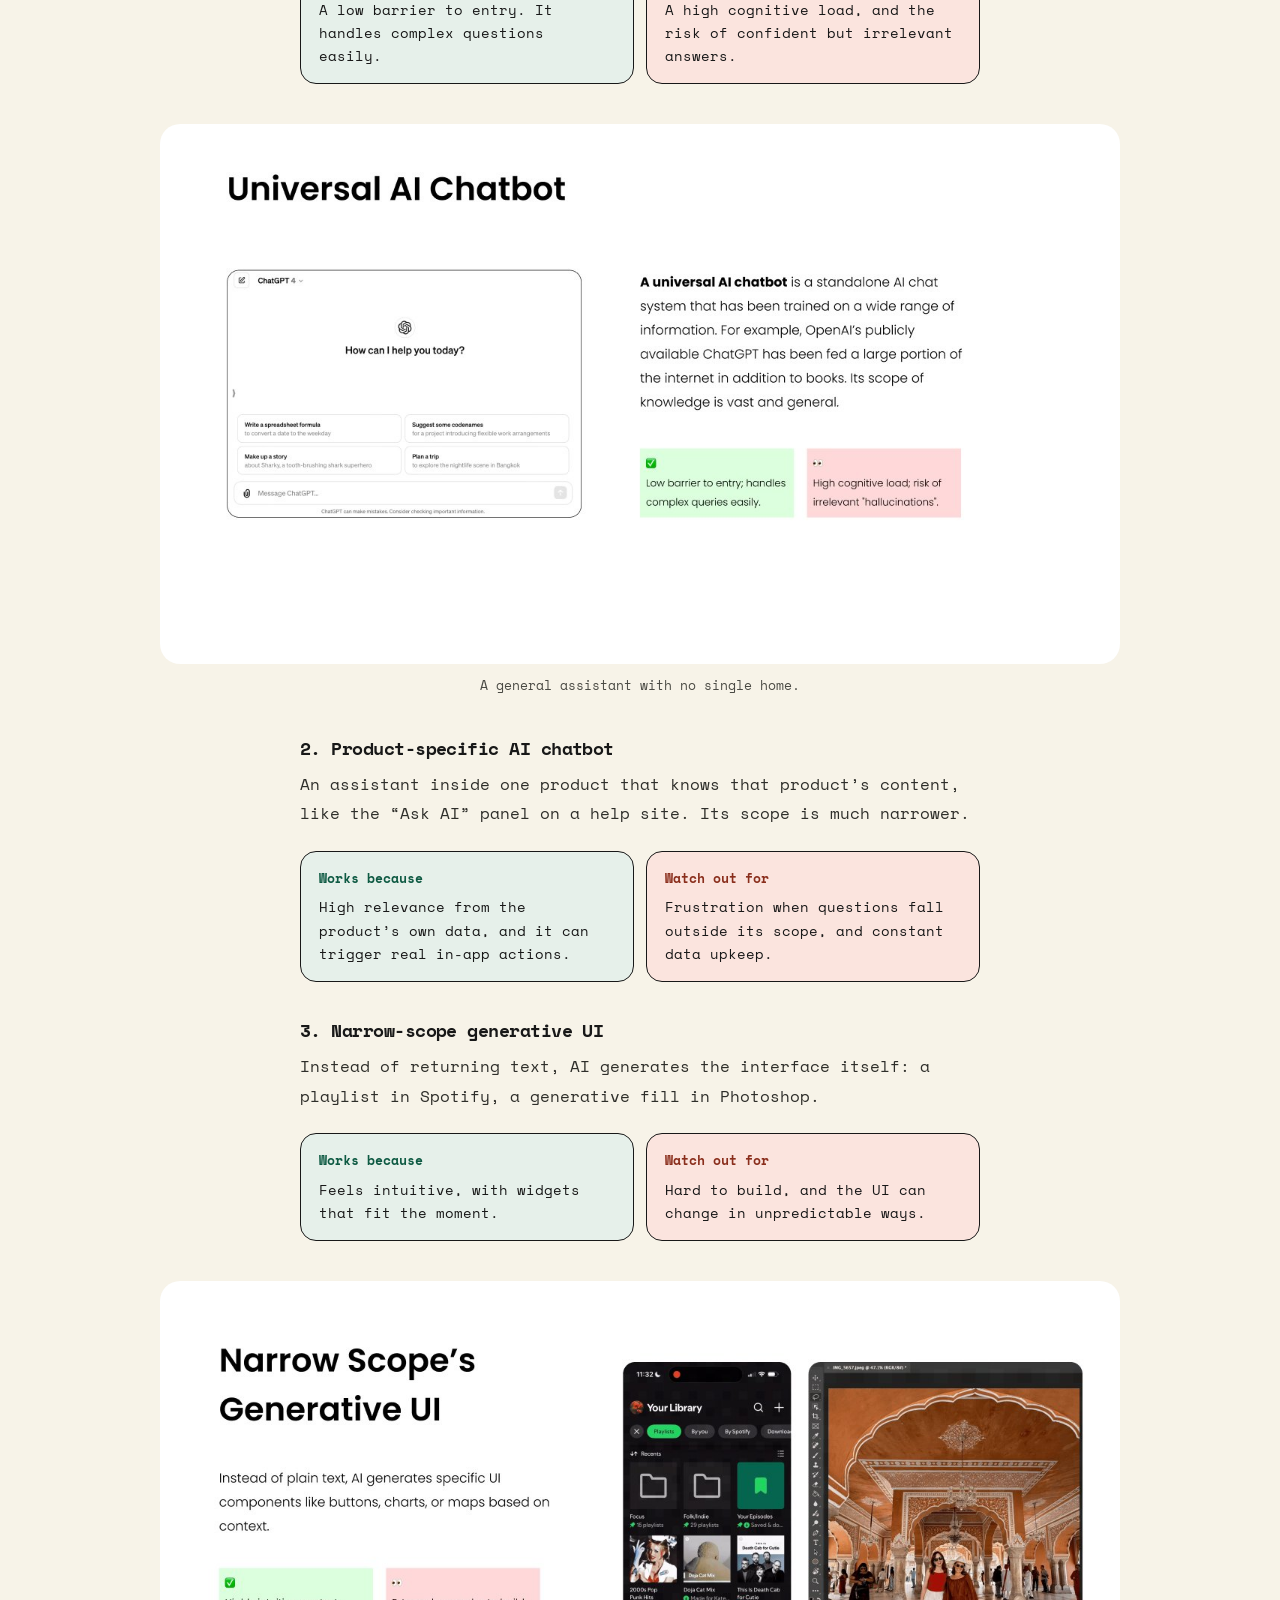
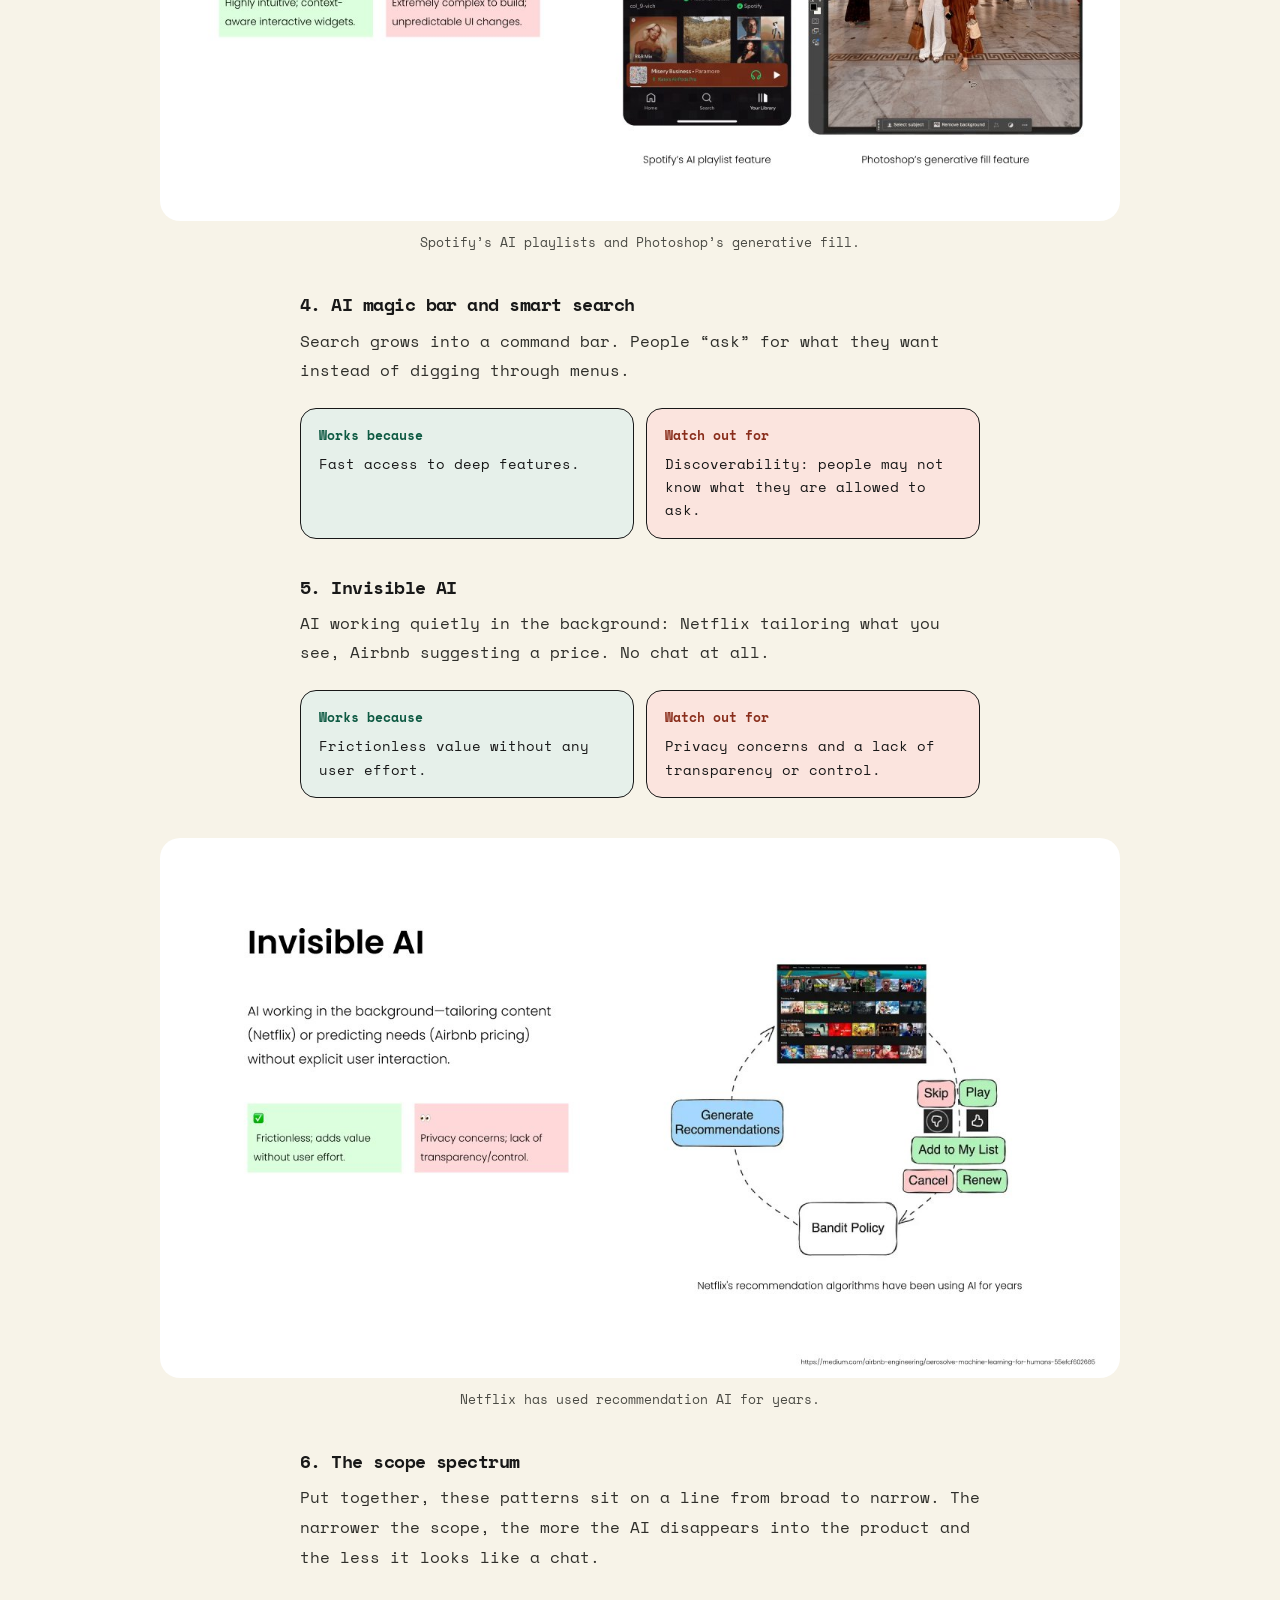
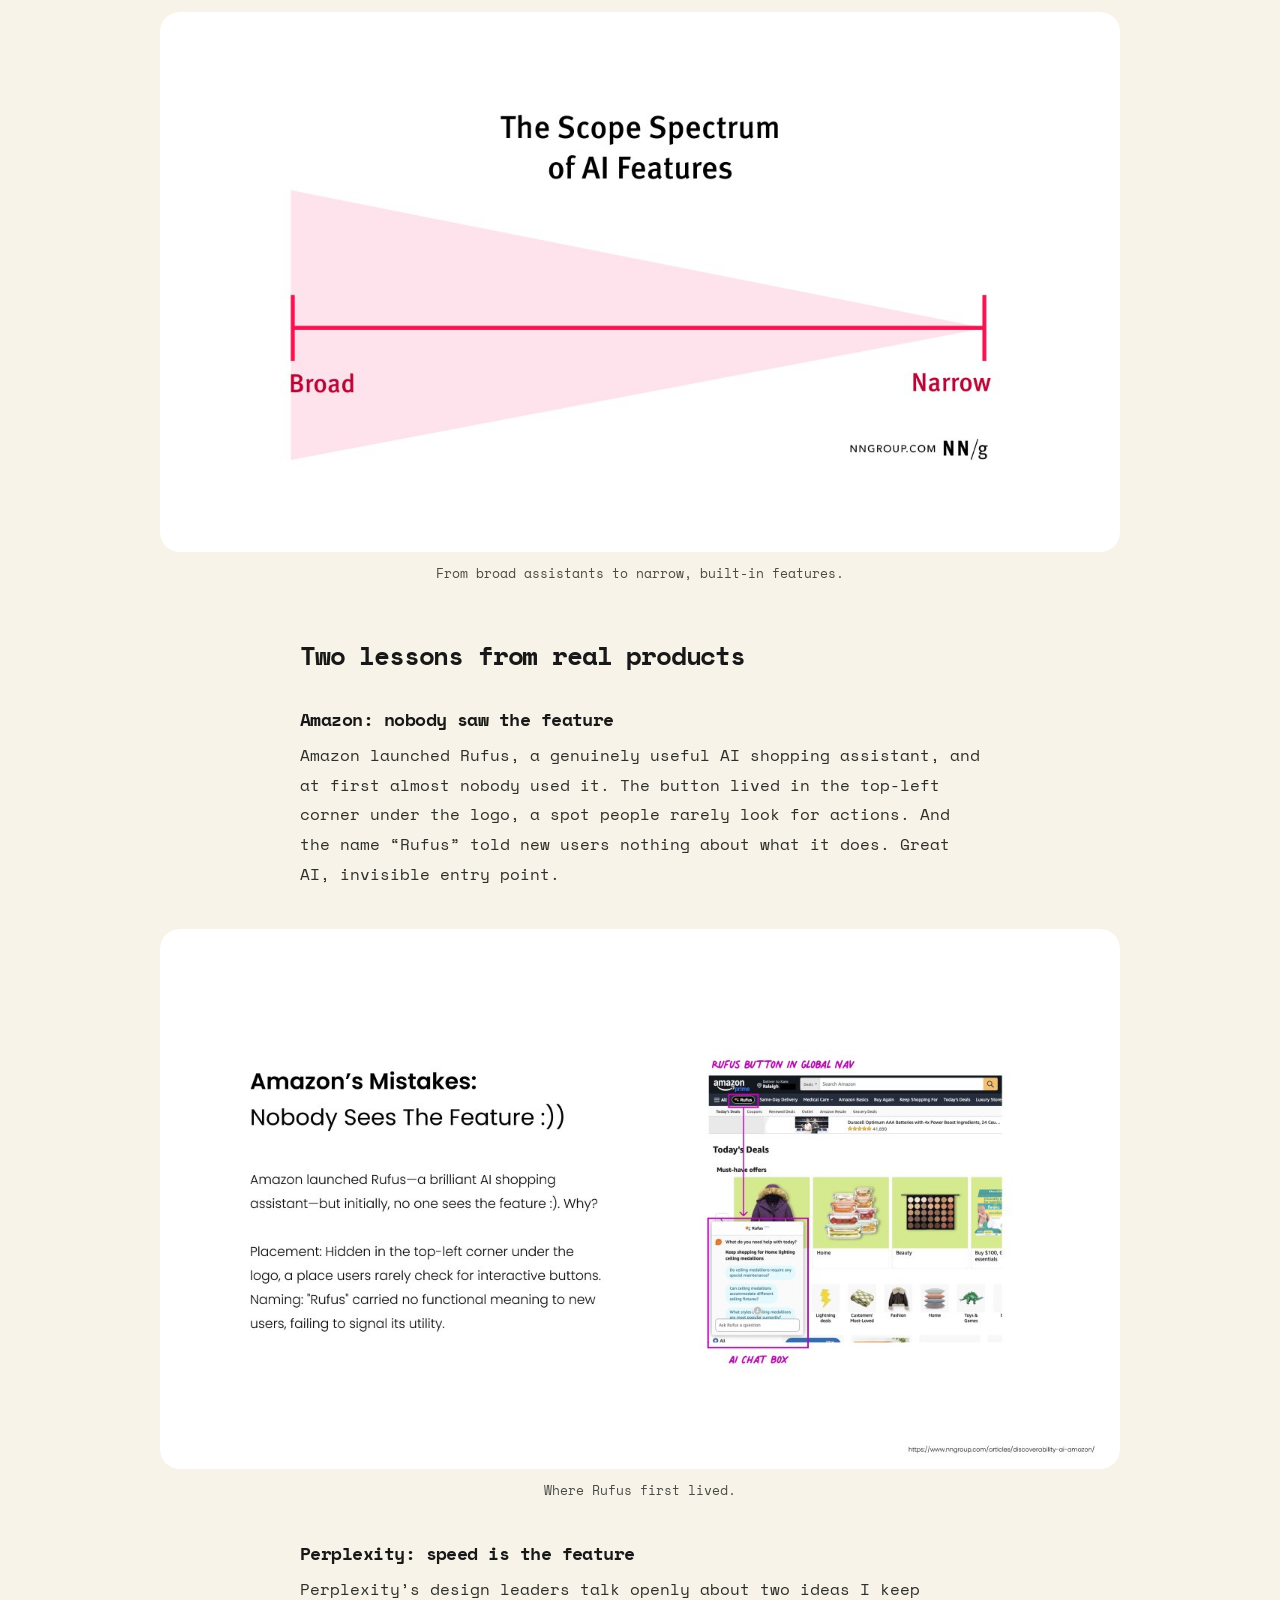
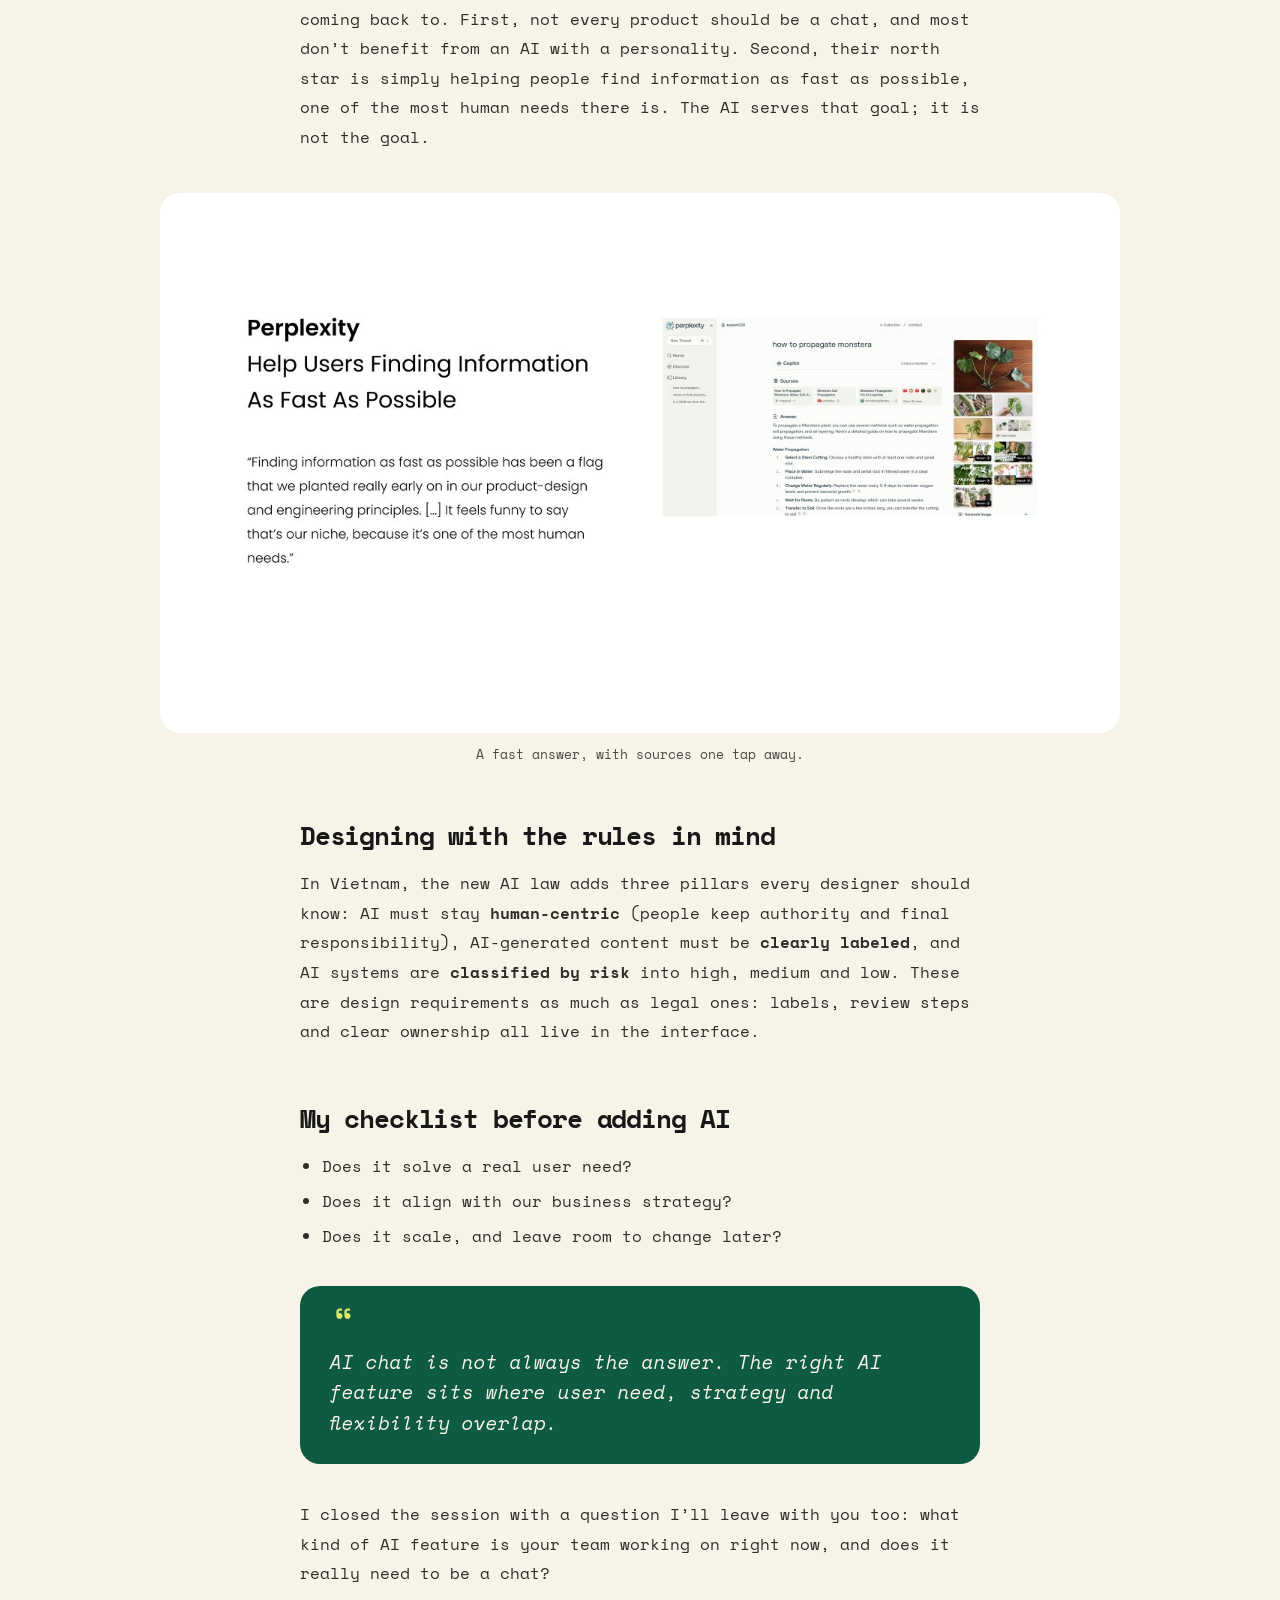
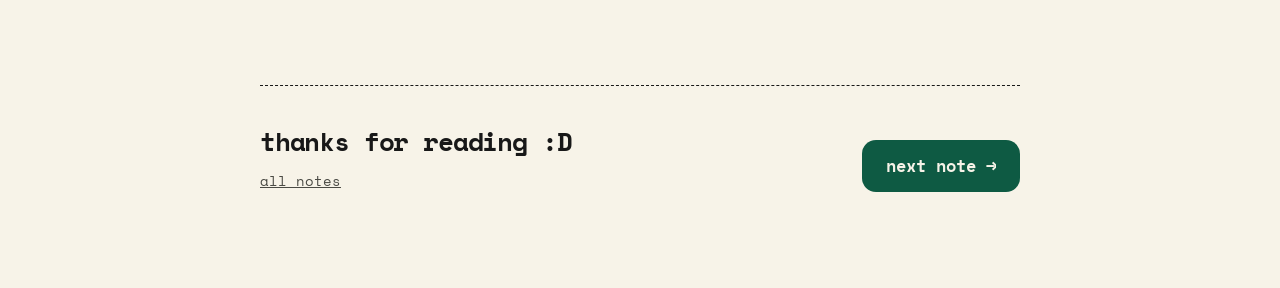
<file: blog/design-for-ai-features/index.html>
<!doctype html>
<html lang="en">
<head>
<!-- Google tag (gtag.js) -->
<script async src="https://www.googletagmanager.com/gtag/js?id=G-SGX9G27JE1"></script>
<script>
  window.dataLayer = window.dataLayer || [];
  function gtag(){dataLayer.push(arguments);}
  gtag('js', new Date());
  gtag('config', 'G-SGX9G27JE1');
</script>
<meta charset="utf-8">
<meta name="viewport" content="width=device-width, initial-scale=1">
<title>Design for AI features: when AI is not just a chat, a note by Nora</title>
<meta name="description" content="When AI features are not just chats: six patterns for designing AI into products, lessons from Amazon and Perplexity, and a checklist for designers.">
<link rel="icon" href="/assets/img/brand/flower-coral.svg" type="image/svg+xml">
<link rel="preconnect" href="https://fonts.googleapis.com">
<link rel="preconnect" href="https://fonts.gstatic.com" crossorigin>
<link rel="stylesheet" href="https://fonts.googleapis.com/css2?family=Space+Mono:ital,wght@0,400;0,700;1,400&display=swap">
<link rel="stylesheet" href="/assets/css/nora.css">
</head>
<body class="post-page">
<header class="topbar">
  <a class="pill logo" href="/" aria-label="Nora, back to the exhibition"><img src="/assets/img/brand/flower-coral.svg" alt=""><span>Nora</span></a>
  <nav class="pill navpill" aria-label="Site">
    <a href="/#works">/works</a>
    <a href="/blog/" aria-current="page">/blog</a>
    <a class="btn-mini" href="/resume.pdf" target="_blank" rel="noopener">resume</a>
  </nav>
</header>
<main class="post">
  <header class="post-head">
    <p class="kicker">Nov 11, 2026  /  5 min read  /  #AI #productdesign #sharing</p>
    <h1>Design for AI features: when AI is not just a chat</h1>
    <p class="dek">Notes from a sharing session with fellow designers in our community: how to design AI into a product, and when not to.</p>
  </header>
  <article class="post-body">
    <figure class="wide"><img src="cover.jpg" width="1600" height="900" alt="Slide: Design for AI Features, when AI features are not just chats"><figcaption>The opening slide of my sharing session.</figcaption></figure>

    <div class="col">
      <p class="lead">“Can you just add AI to the app?” If you are a designer in 2026, you have heard this one. It is an exciting time and a high-pressure one, and the easy answer is to drop a chat bubble into every corner of the product.</p>
      <p>But does that actually solve what users need? Ask people to name an AI feature they use today and most will picture a chat window. The real range is much wider. In this session I walked through that range, a few lessons from big products, and the questions I now ask before designing anything with AI.</p>

      <h2>Six common patterns</h2>

      <h3>1. Universal AI chatbot</h3>
      <p>A standalone assistant trained on a huge range of knowledge, like ChatGPT. Its scope is vast and general.</p>
      <div class="cmp"><div class="pro"><b>Works because</b>A low barrier to entry. It handles complex questions easily.</div><div class="con"><b>Watch out for</b>A high cognitive load, and the risk of confident but irrelevant answers.</div></div>
    </div>
    <figure class="wide">
      <img src="universal-chatbot.jpg" width="1280" height="720" loading="lazy" alt="Slide: Universal AI chatbot">
      <figcaption>A general assistant with no single home.</figcaption>
    </figure>

    <div class="col">
      <h3>2. Product-specific AI chatbot</h3>
      <p>An assistant inside one product that knows that product’s content, like the “Ask AI” panel on a help site. Its scope is much narrower.</p>
      <div class="cmp"><div class="pro"><b>Works because</b>High relevance from the product’s own data, and it can trigger real in-app actions.</div><div class="con"><b>Watch out for</b>Frustration when questions fall outside its scope, and constant data upkeep.</div></div>

      <h3>3. Narrow-scope generative UI</h3>
      <p>Instead of returning text, AI generates the interface itself: a playlist in Spotify, a generative fill in Photoshop.</p>
      <div class="cmp"><div class="pro"><b>Works because</b>Feels intuitive, with widgets that fit the moment.</div><div class="con"><b>Watch out for</b>Hard to build, and the UI can change in unpredictable ways.</div></div>
    </div>
    <figure class="wide">
      <img src="generative-ui.jpg" width="1280" height="720" loading="lazy" alt="Slide: Narrow scope generative UI with Spotify and Photoshop examples">
      <figcaption>Spotify’s AI playlists and Photoshop’s generative fill.</figcaption>
    </figure>

    <div class="col">
      <h3>4. AI magic bar and smart search</h3>
      <p>Search grows into a command bar. People “ask” for what they want instead of digging through menus.</p>
      <div class="cmp"><div class="pro"><b>Works because</b>Fast access to deep features.</div><div class="con"><b>Watch out for</b>Discoverability: people may not know what they are allowed to ask.</div></div>

      <h3>5. Invisible AI</h3>
      <p>AI working quietly in the background: Netflix tailoring what you see, Airbnb suggesting a price. No chat at all.</p>
      <div class="cmp"><div class="pro"><b>Works because</b>Frictionless value without any user effort.</div><div class="con"><b>Watch out for</b>Privacy concerns and a lack of transparency or control.</div></div>
    </div>
    <figure class="wide">
      <img src="invisible-ai.jpg" width="1280" height="720" loading="lazy" alt="Slide: Invisible AI with Netflix recommendation loop">
      <figcaption>Netflix has used recommendation AI for years.</figcaption>
    </figure>

    <div class="col">
      <h3>6. The scope spectrum</h3>
      <p>Put together, these patterns sit on a line from broad to narrow. The narrower the scope, the more the AI disappears into the product and the less it looks like a chat.</p>
    </div>
    <figure class="wide">
      <img src="scope-spectrum.jpg" width="1280" height="720" loading="lazy" alt="Slide: The scope spectrum of AI features, from broad to narrow">
      <figcaption>From broad assistants to narrow, built-in features.</figcaption>
    </figure>

    <div class="col">
      <h2>Two lessons from real products</h2>
      <h3>Amazon: nobody saw the feature</h3>
      <p>Amazon launched Rufus, a genuinely useful AI shopping assistant, and at first almost nobody used it. The button lived in the top-left corner under the logo, a spot people rarely look for actions. And the name “Rufus” told new users nothing about what it does. Great AI, invisible entry point.</p>
    </div>
    <figure class="wide">
      <img src="amazon-rufus.jpg" width="1280" height="720" loading="lazy" alt="Slide: Amazon Rufus button hidden in the global nav">
      <figcaption>Where Rufus first lived.</figcaption>
    </figure>

    <div class="col">
      <h3>Perplexity: speed is the feature</h3>
      <p>Perplexity’s design leaders talk openly about two ideas I keep coming back to. First, not every product should be a chat, and most don’t benefit from an AI with a personality. Second, their north star is simply helping people find information as fast as possible, one of the most human needs there is. The AI serves that goal; it is not the goal.</p>
    </div>
    <figure class="wide">
      <img src="perplexity.jpg" width="1280" height="720" loading="lazy" alt="Slide: Perplexity, help users find information as fast as possible">
      <figcaption>A fast answer, with sources one tap away.</figcaption>
    </figure>

    <div class="col">
      <h2>Designing with the rules in mind</h2>
      <p>In Vietnam, the new AI law adds three pillars every designer should know: AI must stay <b>human-centric</b> (people keep authority and final responsibility), AI-generated content must be <b>clearly labeled</b>, and AI systems are <b>classified by risk</b> into high, medium and low. These are design requirements as much as legal ones: labels, review steps and clear ownership all live in the interface.</p>

      <h2>My checklist before adding AI</h2>
      <ul class="check">
        <li>Does it solve a real user need?</li>
        <li>Does it align with our business strategy?</li>
        <li>Does it scale, and leave room to change later?</li>
      </ul>
      <blockquote>AI chat is not always the answer. The right AI feature sits where user need, strategy and flexibility overlap.</blockquote>
      <p>I closed the session with a question I’ll leave with you too: what kind of AI feature is your team working on right now, and does it really need to be a chat?</p>
    </div>
  </article>
  <footer class="post-end">
    <div>
      <p class="thanks">thanks for reading :D</p>
      <a href="/blog/">all notes</a>
    </div>
    <a class="btn" href="/blog/i-used-to-hate-running/">next note →</a>
  </footer>
</main>
<script src="/assets/js/nora.js" defer></script>
</body>
</html>
</file>
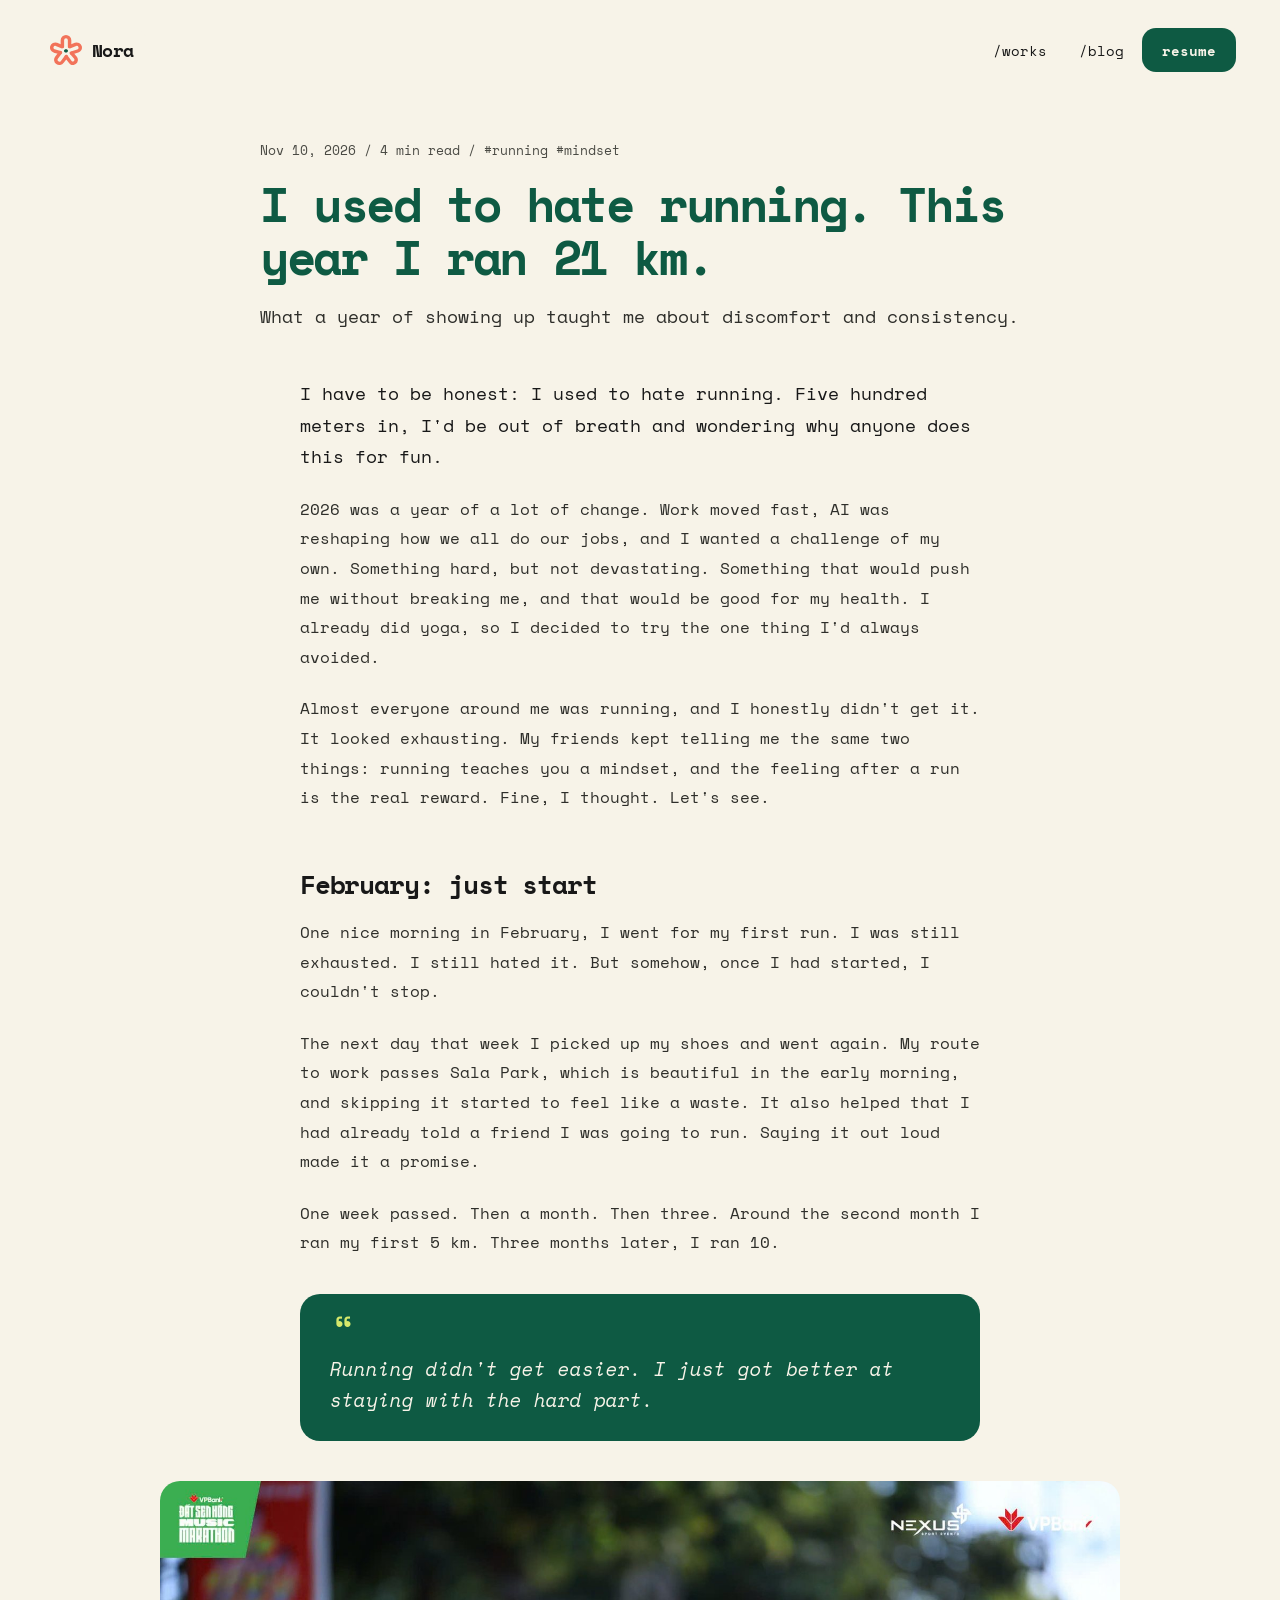
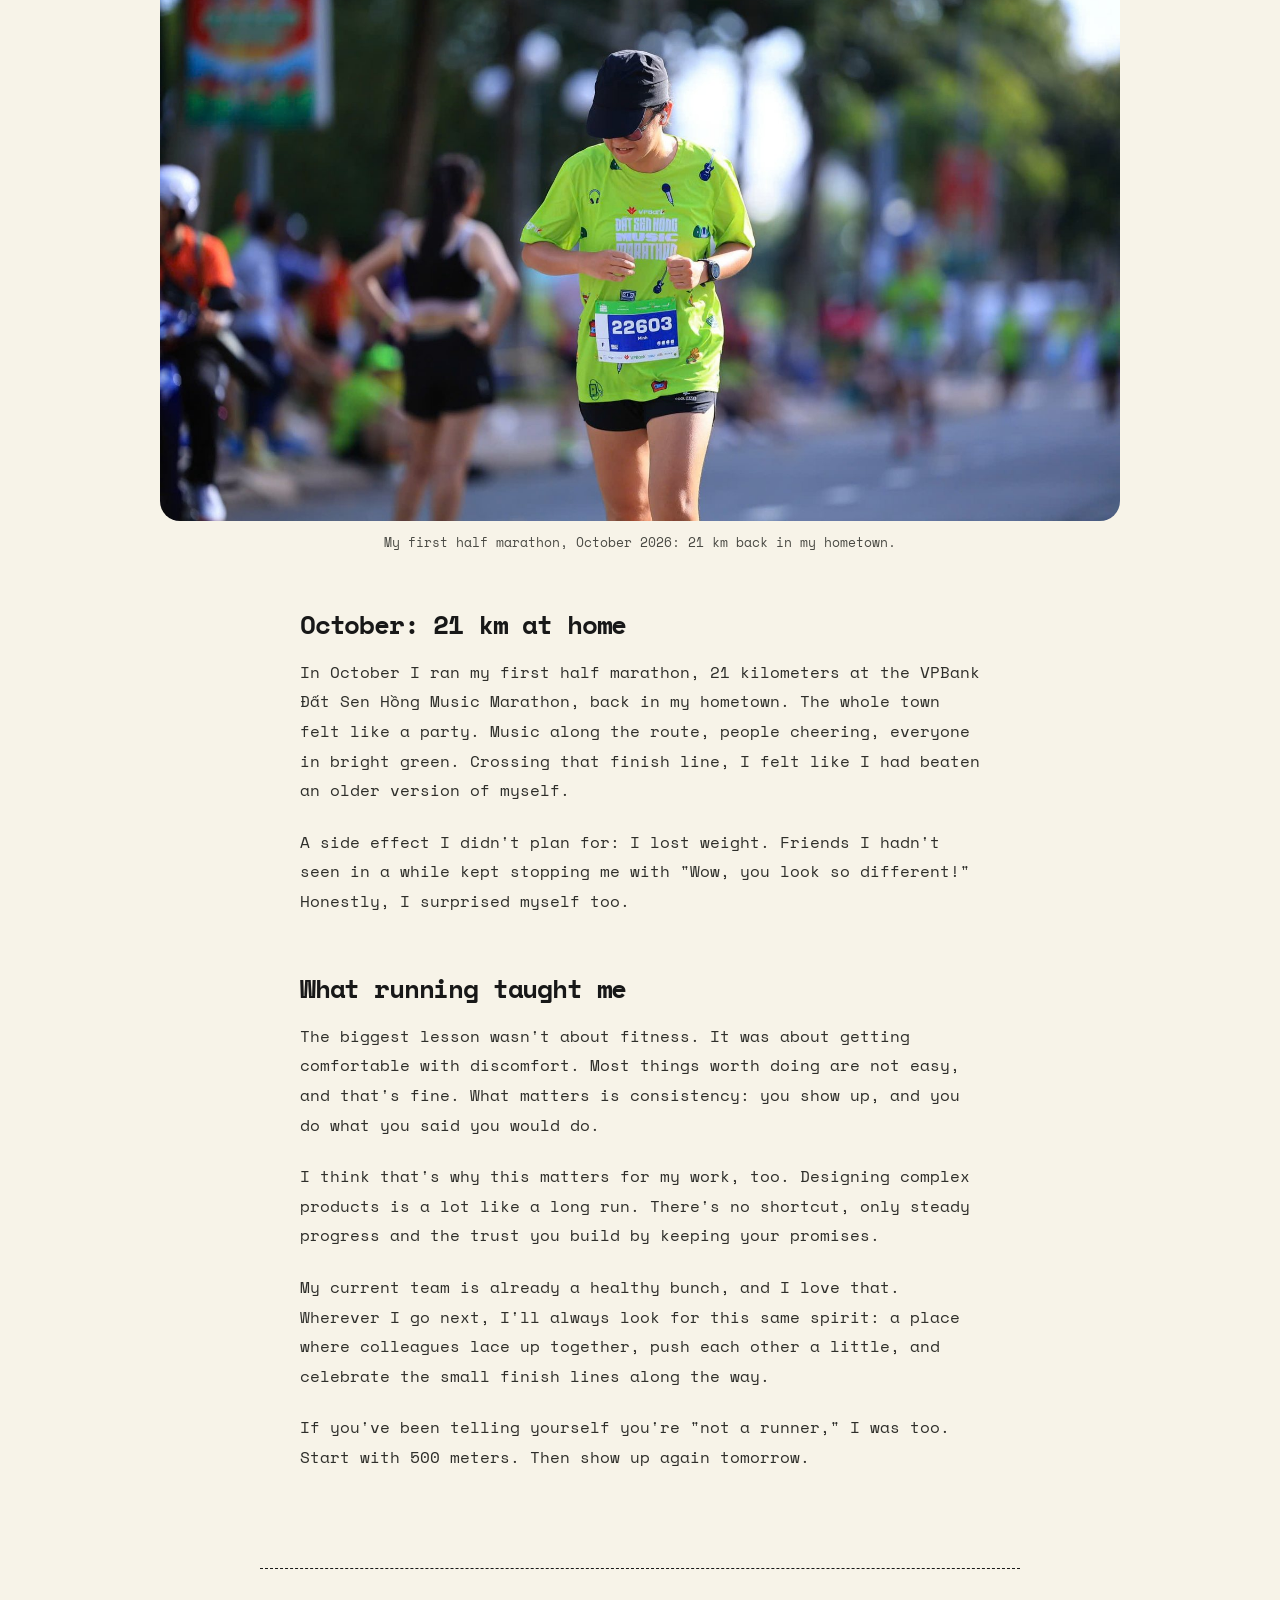
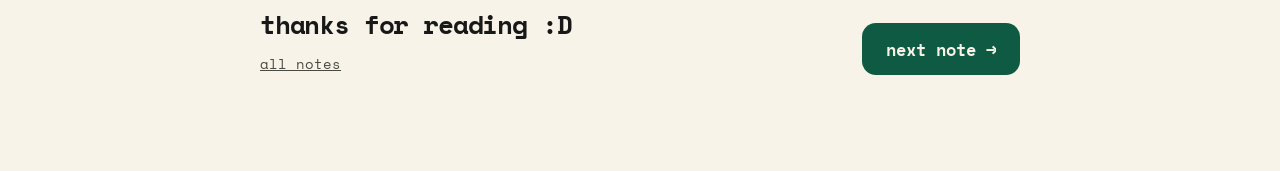
<file: blog/i-used-to-hate-running/index.html>
<!doctype html>
<html lang="en">
<head>
<!-- Google tag (gtag.js) -->
<script async src="https://www.googletagmanager.com/gtag/js?id=G-SGX9G27JE1"></script>
<script>
  window.dataLayer = window.dataLayer || [];
  function gtag(){dataLayer.push(arguments);}
  gtag('js', new Date());
  gtag('config', 'G-SGX9G27JE1');
</script>
<meta charset="utf-8">
<meta name="viewport" content="width=device-width, initial-scale=1">
<title>I used to hate running. This year I ran 21 km., a note by Nora</title>
<meta name="description" content="How someone who got winded after 500 meters ran her first half marathon in 2026, and what it taught her about discomfort and consistency.">
<link rel="icon" href="/assets/img/brand/flower-coral.svg" type="image/svg+xml">
<link rel="preconnect" href="https://fonts.googleapis.com">
<link rel="preconnect" href="https://fonts.gstatic.com" crossorigin>
<link rel="stylesheet" href="https://fonts.googleapis.com/css2?family=Space+Mono:ital,wght@0,400;0,700;1,400&display=swap">
<link rel="stylesheet" href="/assets/css/nora.css">
</head>
<body class="post-page">
<header class="topbar">
  <a class="pill logo" href="/" aria-label="Nora, back to the exhibition"><img src="/assets/img/brand/flower-coral.svg" alt=""><span>Nora</span></a>
  <nav class="pill navpill" aria-label="Site">
    <a href="/#works">/works</a>
    <a href="/blog/" aria-current="page">/blog</a>
    <a class="btn-mini" href="/resume.pdf" target="_blank" rel="noopener">resume</a>
  </nav>
</header>
<main class="post">
  <header class="post-head">
    <p class="kicker">Nov 10, 2026  /  4 min read  /  #running #mindset</p>
    <h1>I used to hate running. This year I ran 21 km.</h1>
    <p class="dek">What a year of showing up taught me about discomfort and consistency.</p>
  </header>
  <article class="post-body">
    <div class="col">
      <p class="lead">I have to be honest: I used to hate running. Five hundred meters in, I'd be out of breath and wondering why anyone does this for fun.</p>
      <p>2026 was a year of a lot of change. Work moved fast, AI was reshaping how we all do our jobs, and I wanted a challenge of my own. Something hard, but not devastating. Something that would push me without breaking me, and that would be good for my health. I already did yoga, so I decided to try the one thing I'd always avoided.</p>
      <p>Almost everyone around me was running, and I honestly didn't get it. It looked exhausting. My friends kept telling me the same two things: running teaches you a mindset, and the feeling after a run is the real reward. Fine, I thought. Let's see.</p>

      <h2>February: just start</h2>
      <p>One nice morning in February, I went for my first run. I was still exhausted. I still hated it. But somehow, once I had started, I couldn't stop.</p>
      <p>The next day that week I picked up my shoes and went again. My route to work passes Sala Park, which is beautiful in the early morning, and skipping it started to feel like a waste. It also helped that I had already told a friend I was going to run. Saying it out loud made it a promise.</p>
      <p>One week passed. Then a month. Then three. Around the second month I ran my first 5 km. Three months later, I ran 10.</p>

      <blockquote>Running didn't get easier. I just got better at staying with the hard part.</blockquote>
    </div>

    <figure class="wide">
      <img src="first-half-marathon.jpg" width="1800" height="1200" alt="Nora running in a bright green race shirt with bib number 22603 at the VPBank Dat Sen Hong Music Marathon">
      <figcaption>My first half marathon, October 2026: 21 km back in my hometown.</figcaption>
    </figure>

    <div class="col">
      <h2>October: 21 km at home</h2>
      <p>In October I ran my first half marathon, 21 kilometers at the VPBank Đất Sen Hồng Music Marathon, back in my hometown. The whole town felt like a party. Music along the route, people cheering, everyone in bright green. Crossing that finish line, I felt like I had beaten an older version of myself.</p>
      <p>A side effect I didn't plan for: I lost weight. Friends I hadn't seen in a while kept stopping me with "Wow, you look so different!" Honestly, I surprised myself too.</p>

      <h2>What running taught me</h2>
      <p>The biggest lesson wasn't about fitness. It was about getting comfortable with discomfort. Most things worth doing are not easy, and that's fine. What matters is consistency: you show up, and you do what you said you would do.</p>
      <p>I think that's why this matters for my work, too. Designing complex products is a lot like a long run. There's no shortcut, only steady progress and the trust you build by keeping your promises.</p>
      <p>My current team is already a healthy bunch, and I love that. Wherever I go next, I'll always look for this same spirit: a place where colleagues lace up together, push each other a little, and celebrate the small finish lines along the way.</p>
      <p>If you've been telling yourself you're "not a runner," I was too. Start with 500 meters. Then show up again tomorrow.</p>
    </div>
  </article>
  <footer class="post-end">
    <div>
      <p class="thanks">thanks for reading :D</p>
      <a href="/blog/">all notes</a>
    </div>
    <a class="btn" href="/blog/dad-i-want-to-become-a-product-designer/">next note →</a>
  </footer>
</main>
<script src="/assets/js/nora.js" defer></script>
</body>
</html>
</file>
<file: assets/css/nora.css>
/* Nora Nguyen portfolio, 2026 */
:root {
  --cream: #F7F3E8;
  --ink: #181818;
  --forest: #0E5A43;
  --lime: #D6E86B;
  --mint: #BFE3D5;
  --coral: #F2735A;
  --coral-ink: #D9543A;
  --grey: #4A4A44;
  --line: #E2DDCF;
  --mono: 'Space Mono', ui-monospace, SFMono-Regular, Menlo, monospace;
  --cursor: url(/assets/img/brand/cursor-flower.svg) 16 16, url(/assets/img/brand/cursor-flower.png) 16 16, auto;
  --cursor-link: url(/assets/img/brand/cursor-flower.svg) 16 16, url(/assets/img/brand/cursor-flower.png) 16 16, pointer;
}
* { box-sizing: border-box; }
html, body { margin: 0; background: var(--cream); color: var(--ink); font-family: var(--mono); }
body { cursor: var(--cursor); -webkit-font-smoothing: antialiased; }
a, button, a * { cursor: var(--cursor-link); }
a { color: var(--ink); }
a:hover { color: var(--forest); }
a:focus-visible, .rail:focus-visible { outline: 3px solid var(--coral); outline-offset: 4px; border-radius: 8px; }
img, video { max-width: 100%; }

/* top bar, shared */
.topbar { position: fixed; z-index: 10; top: 24px; left: 40px; right: 40px; display: flex; justify-content: space-between; align-items: center; gap: 16px; pointer-events: none; }
.pill { pointer-events: auto; background: var(--cream); display: flex; align-items: center; }
.logo { gap: 10px; min-height: 48px; padding: 0 16px 0 10px; border-radius: 999px; text-decoration: none; }
.logo img { width: 32px; height: auto; }
.logo span { font-size: 18px; font-weight: 700; letter-spacing: -0.03em; }
.navpill { gap: 4px; padding: 4px; border-radius: 18px; font-size: 14px; }
.navpill a { display: inline-flex; align-items: center; min-height: 44px; padding: 0 14px; text-decoration: none; }
.navpill a.btn-mini { padding: 0 20px; border-radius: 14px; background: var(--forest); color: var(--cream); font-weight: 700; }

.btn { display: inline-flex; align-items: center; gap: 12px; min-height: 52px; padding: 0 24px; border-radius: 14px; background: var(--forest); color: var(--cream); font-size: 17px; font-weight: 700; text-decoration: none; }
.btn:hover { color: var(--lime); }
.btn-ghost { display: inline-flex; align-items: center; min-height: 52px; padding: 0 22px; border-radius: 14px; border: 2px solid var(--ink); color: var(--ink); font-size: 17px; text-decoration: none; }
.tag { display: inline-flex; align-items: center; min-height: 30px; padding: 0 12px; border: 1.5px solid var(--ink); border-radius: 999px; font-size: 13px; }
.tags { display: flex; flex-wrap: wrap; gap: 8px; }

/* ---------- home: the horizontal exhibition ---------- */
.home { overflow: hidden; }
.rail { position: fixed; inset: 0; overflow-x: auto; overflow-y: hidden; scrollbar-width: none; }
.rail::-webkit-scrollbar { display: none; }
.strip { display: flex; height: 100%; min-height: 640px; }
.panel { flex: 0 0 auto; height: 100%; display: flex; }
.p-hero { width: 100vw; min-width: 1200px; padding: 104px 120px 88px; align-items: center; gap: 96px; }
.p-hero .copy { flex: 1 1 0; min-width: 0; display: flex; flex-direction: column; gap: 26px; }
.whoami { margin: 0; font-size: 15px; line-height: 1.7; color: var(--forest); }
.whoami span { color: var(--ink); }
.caret { color: var(--forest); animation: blink 1.1s steps(1) infinite; }
.p-hero h1 { margin: 0; max-width: 15ch; font-size: clamp(44px, 4.2vw, 64px); line-height: 1.05; font-weight: 700; letter-spacing: -0.045em; color: var(--forest); }
.p-hero h1 .tag-mark { color: var(--coral-ink); }
.p-hero .lede { margin: 0; max-width: 624px; font-size: 17px; line-height: 1.65; color: var(--grey); }
.ctas { display: flex; flex-wrap: wrap; gap: 12px; }
.photo { flex: 0 0 auto; position: relative; padding: 40px; }
.photo .flip { display: block; width: min(400px, 30vw); aspect-ratio: 4 / 5; perspective: 1600px; border-radius: 28px; animation: rise .9s ease-out both; cursor: var(--cursor-link); }
.photo .flip:focus-visible { outline: 3px solid var(--coral); outline-offset: 6px; }
.flip-inner { position: relative; width: 100%; height: 100%; transform-style: preserve-3d; transition: transform .75s cubic-bezier(.2,.8,.2,1); }
.flip:hover .flip-inner, .flip.is-flipped .flip-inner { transform: rotateY(180deg); }
.flip .face { position: absolute; inset: 0; width: 100%; height: 100%; border-radius: 28px; -webkit-backface-visibility: hidden; backface-visibility: hidden; }
.photo .portrait { display: block; object-fit: cover; object-position: 54% 67.5%; }
.flip .back { transform: rotateY(180deg); box-sizing: border-box; padding: 96px 32px 32px; background: var(--cream); border: 2px solid var(--ink); color: var(--ink); display: flex; flex-direction: column; gap: 14px; overflow: hidden; }
.back .back-kicker { margin: 0; font-size: 12px; color: var(--grey); }
.back h2 { margin: 0; font-size: 24px; line-height: 1.1; font-weight: 700; letter-spacing: -0.04em; color: var(--forest); }
.back .facts { margin: 0; padding-left: 18px; display: flex; flex-direction: column; gap: 8px; font-size: 13px; line-height: 1.55; }
.back .fact-tags { margin: auto 0 0; padding: 0; list-style: none; display: flex; flex-wrap: wrap; gap: 8px; max-width: 78%; }
.back .fact-tags li { white-space: nowrap; display: inline-flex; align-items: center; min-height: 30px; padding: 0 12px; border: 1.5px solid var(--ink); border-radius: 999px; font-size: 12.5px; }
.back .fact-tags .t-lime { background: var(--lime); }
.back .fact-tags .t-coral { background: var(--coral); }
.back .fact-tags .t-mint { background: var(--mint); }
@media (prefers-reduced-motion: reduce) {
  .flip-inner { transition: none; transform: none !important; }
  .flip .back { transform: none; opacity: 0; transition: opacity .2s; }
  .flip:hover .back, .flip.is-flipped .back { opacity: 1; }
}
.photo .f1 { position: absolute; left: -18px; top: -18px; width: 140px; animation: bloom 1.3s cubic-bezier(.2,.9,.25,1.15) .3s both; }
.photo .f2 { position: absolute; right: -10px; bottom: -10px; width: 118px; animation: bloom 1.3s cubic-bezier(.2,.9,.25,1.15) .65s both; }

.p-intro { width: 560px; padding: 120px 40px 96px 80px; flex-direction: column; justify-content: center; gap: 24px; border-left: 1.5px dashed var(--ink); }
.p-intro h2, .p-me h2, .p-contact h2 { margin: 0; font-size: 44px; line-height: 1.1; font-weight: 700; letter-spacing: -0.045em; }
.p-intro p { margin: 0; max-width: 30ch; font-size: 15px; line-height: 1.7; color: var(--grey); }

.p-work { width: 1000px; padding: max(96px, 11vh) 160px 100px; flex-direction: column; gap: 14px; }
.p-work .date { margin: 0; font-size: 13px; color: var(--grey); }
.p-work .thumb { display: block; width: 680px; aspect-ratio: 680 / 380; height: auto; max-height: 44vh; object-fit: cover; border-radius: 20px; transition: transform .4s ease; }
.p-work a:hover .thumb { transform: rotate(-1deg) scale(1.01); }
.p-work h3 { margin: 8px 0 0; font-size: 28px; line-height: 1.15; font-weight: 700; letter-spacing: -0.03em; max-width: 680px; }
.p-work h3 a { text-decoration: none; }
.p-work .desc { margin: 0; max-width: 680px; font-size: 15px; line-height: 1.6; color: var(--grey); }
.p-work .more { align-self: flex-start; display: inline-flex; align-items: center; min-height: 44px; font-size: 15px; font-weight: 700; color: var(--forest); }
.p-work .soon { display: inline-flex; align-items: center; min-height: 44px; font-size: 15px; color: var(--grey); }

.p-me { width: 1000px; padding: 120px 80px 96px; flex-direction: column; justify-content: center; gap: 28px; border-left: 1.5px dashed var(--ink); position: relative; }
.p-me p { margin: 0; max-width: 54ch; font-size: 16px; line-height: 1.7; }
.p-me .small { margin-top: 8px; max-width: 60ch; font-size: 14px; line-height: 1.8; color: var(--grey); }
.p-me .deco { position: absolute; right: 72px; top: 132px; width: 120px; }

.p-contact { width: 100vw; min-width: 1000px; padding: 120px 200px 96px; flex-direction: column; justify-content: center; gap: 28px; background: var(--forest); color: var(--cream); position: relative; overflow: hidden; }
.p-contact .mail { align-self: flex-start; font-size: 30px; font-weight: 700; letter-spacing: -0.03em; color: var(--lime); }
.p-contact p { margin: 0; font-size: 16px; line-height: 1.7; }
.p-contact .btn { background: var(--lime); color: var(--forest); }
.p-contact .btn-ghost { border-color: var(--cream); color: var(--cream); }
.p-contact .fine { margin-top: 24px; font-size: 13px; color: var(--mint); }
.p-contact .deco { position: absolute; right: -40px; bottom: -36px; width: 260px; }
.p-contact a:hover { color: var(--lime); }

.hint { position: fixed; z-index: 10; left: 40px; right: 40px; bottom: 28px; display: flex; align-items: center; gap: 20px; pointer-events: none; }
.hint p { margin: 0; padding: 8px 14px; border-radius: 999px; background: var(--cream); font-size: 13px; white-space: nowrap; }
.hint .nudge { display: inline-block; animation: nudge 1.6s ease-in-out infinite; }
.bar { flex: 1 1 auto; height: 3px; border-radius: 3px; background: var(--line); overflow: hidden; }
.bar i { display: block; height: 3px; width: 2%; background: var(--coral); }

/* ---------- case studies ---------- */
.case { overflow-x: hidden; scroll-behavior: smooth; }
.toc { position: fixed; top: 140px; left: 40px; width: 260px; font-size: 13px; }
.toc p { margin: 0 0 10px; font-size: 12px; color: var(--grey); }
.toc ol { list-style: none; margin: 0; padding: 0; display: flex; flex-direction: column; gap: 2px; }
.toc a { display: flex; align-items: center; gap: 10px; min-height: 36px; text-decoration: none; color: var(--grey); }
.toc a img { width: 14px; height: auto; opacity: .25; transform: rotate(-30deg); transition: opacity .3s, transform .4s; }
.toc a.on { color: var(--ink); font-weight: 700; }
.toc a.on img { opacity: 1; transform: none; }
.case-main { width: 820px; max-width: calc(100vw - 48px); margin: 0 0 0 max(340px, calc(50vw - 330px)); padding: 140px 0 120px; }
.case-hero { display: flex; flex-direction: column; gap: 24px; }
.case-hero .kicker { margin: 0; font-size: 13px; color: var(--grey); }
.case-hero h1 { margin: 0; max-width: 22ch; font-size: 46px; line-height: 1.08; font-weight: 700; letter-spacing: -0.05em; color: var(--forest); }
.case-hero .lede { margin: 0; max-width: 60ch; font-size: 18px; line-height: 1.65; color: #2E2E2A; }
.meta { margin: 8px 0 0; display: grid; grid-template-columns: repeat(4, minmax(0, 1fr)); gap: 20px; padding: 18px 0; border-top: 1.5px dashed var(--ink); border-bottom: 1.5px dashed var(--ink); }
.meta dt { font-size: 12px; color: var(--grey); margin-bottom: 4px; }
.meta dd { margin: 0; font-size: 14px; line-height: 1.5; }
.cover { display: block; width: 100%; height: auto; border-radius: 20px; margin-top: 8px; }
.case-sec { padding-top: 104px; display: flex; flex-direction: column; gap: 22px; scroll-margin-top: 0; }
.sec-num { margin: 0; font-size: 13px; color: var(--coral-ink); font-weight: 700; }
.sec-num span { color: var(--grey); font-weight: 400; }
.sec-h { margin: 0; max-width: 24ch; font-size: 32px; line-height: 1.15; font-weight: 700; letter-spacing: -0.045em; }
.case-end { margin-top: 120px; padding-top: 40px; border-top: 1.5px dashed var(--ink); display: flex; justify-content: space-between; align-items: flex-end; gap: 24px; flex-wrap: wrap; }
.case-end .thanks { margin: 0 0 8px; font-size: 28px; font-weight: 700; letter-spacing: -0.045em; }
.case-end > div a { font-size: 14px; color: var(--grey); }

@keyframes bloom { from { opacity: 0; transform: scale(.5) rotate(-70deg); } to { opacity: 1; transform: none; } }
@keyframes rise { from { opacity: 0; transform: translateY(24px); } to { opacity: 1; transform: none; } }
@keyframes blink { 50% { opacity: 0; } }
@keyframes nudge { 50% { transform: translateX(6px); } }

/* ---------- smaller screens ---------- */
@media (max-width: 1180px) {
  .toc { display: none; }
  .case-main { margin: 0 auto; padding: 120px 24px 96px; width: 100%; max-width: 820px; }
}
@media (max-width: 860px) {
  .topbar { left: 16px; right: 16px; top: 12px; }
  .home { overflow: auto; }
  .rail { position: static; overflow: visible; }
  .strip { flex-direction: column; height: auto; }
  .panel { width: 100% !important; min-width: 0 !important; height: auto; padding: 96px 24px 64px !important; border-left: 0 !important; }
  .p-hero { flex-direction: column; align-items: flex-start; gap: 40px; }
  .photo { align-self: center; }
  .photo .flip { width: min(320px, 70vw); }
  .flip .back { padding: 72px 20px 20px; gap: 10px; }
  .back .back-kicker { display: none; }
  .back h2 { font-size: 19px; }
  .back .facts { font-size: 11.5px; gap: 6px; padding-left: 16px; }
  .back .fact-tags { gap: 6px; max-width: 84%; }
  .back .fact-tags li { min-height: 24px; font-size: 11px; padding: 0 9px; white-space: nowrap; }
  .p-work .thumb { width: 100%; max-height: none; }
  .p-intro, .p-me { border-top: 1.5px dashed var(--ink) !important; }
  .p-me .deco { display: none; }
  .hint { display: none; }
  .case-hero h1 { font-size: 34px; }
  .sec-h { font-size: 26px; }
  .meta { grid-template-columns: repeat(2, minmax(0, 1fr)); }
  .case-main [style*="grid-template-columns"] { grid-template-columns: minmax(0, 1fr) !important; }
}
@media (prefers-reduced-motion: reduce) {
  *, *::before, *::after { animation: none !important; transition: none !important; }
  .case { scroll-behavior: auto; }
}

/* big, evenly sized screen sets (Pocketplus+ designs) */
.wide-fig { margin: 24px 0 0; width: min(1100px, calc(100vw - max(340px, 50vw - 330px) - 48px)); display: flex; flex-direction: column; gap: 14px; }
.wide-fig img { display: block; width: 100%; height: auto; border-radius: 20px; background: #EFEADD; }
.wide-fig figcaption { font-size: 14px; line-height: 1.5; color: var(--grey); text-align: center; }
@media (max-width: 1180px) { .wide-fig { width: 100%; } }

/* hero: <human /> in coral, typing loop */
.human-tag { white-space: nowrap; color: var(--coral-ink); }
.type-box { display: inline-block; min-width: 5ch; text-align: left; }
.typed { display: inline; }
.type-caret { display: inline-block; width: 0.08em; height: 0.9em; margin-left: 0.02em; margin-right: -0.1em; vertical-align: -0.08em; background: var(--coral-ink); animation: blink 1s steps(1) infinite; }
.sr-only { position: absolute; width: 1px; height: 1px; overflow: hidden; clip: rect(0 0 0 0); white-space: nowrap; }
@media (prefers-reduced-motion: reduce) { .type-caret { display: none; } }

/* nav: menu button only shows on small screens */
.navpill { position: relative; }
.navlinks { display: flex; gap: 4px; }
.menu-btn { display: none; font: inherit; font-size: 14px; color: var(--ink); background: none; border: 0; min-height: 44px; padding: 0 14px; border-radius: 14px; }
.menu-btn:focus-visible { outline: 3px solid var(--coral); outline-offset: 2px; }
.p-contact .mail { overflow-wrap: anywhere; }

@media (max-width: 860px) {
  .logo { min-height: 44px; }
  .menu-btn { display: inline-flex; align-items: center; }
  .navlinks { display: none; position: absolute; top: calc(100% + 8px); right: 0; min-width: 180px; flex-direction: column; padding: 6px; border-radius: 16px; background: var(--cream); box-shadow: 0 0 0 1.5px var(--ink); }
  .navlinks.open { display: flex; }
  .navlinks a { min-height: 44px; padding: 0 14px; }
  .p-hero h1 { font-size: 38px; }
  .p-contact { padding-bottom: 200px !important; }
  .p-contact .mail { font-size: 22px; }
  .p-contact .deco { width: 150px; right: -36px; bottom: -40px; }
}

/* ---------- blog ---------- */
.post, .notes { width: 100%; max-width: 1040px; margin: 0 auto; padding: 140px 40px 96px; }
.post-head, .notes-head { max-width: 760px; margin: 0 auto 48px; display: flex; flex-direction: column; gap: 18px; }
.post-head .kicker, .note .kicker { margin: 0; font-size: 13px; color: var(--grey); display: flex; align-items: center; gap: 10px; flex-wrap: wrap; }
.post-head h1, .notes-head h1 { margin: 0; font-size: clamp(32px, 4vw, 48px); line-height: 1.1; font-weight: 700; letter-spacing: -0.05em; color: var(--forest); }
.post-head h1 q { quotes: "“" "”"; }
.post-head .dek, .notes-head .dek { margin: 0; font-size: 18px; line-height: 1.6; color: #2E2E2A; }
.post-body .col { max-width: 680px; margin: 0 auto; }
.post-body p { font-size: 16px; line-height: 1.85; color: #2E2E2A; margin: 0 0 22px; }
.post-body p.lead { font-size: 18px; line-height: 1.75; color: var(--ink); }
.post-body h2 { margin: 56px 0 18px; font-size: 26px; line-height: 1.2; font-weight: 700; letter-spacing: -0.045em; }
.post-body h3 { margin: 36px 0 10px; font-size: 18px; line-height: 1.35; font-weight: 700; letter-spacing: -0.03em; }
.post-body ul, .post-body ol { padding-left: 22px; margin: 0 0 22px; font-size: 16px; line-height: 1.8; color: #2E2E2A; }
.post-body li { margin-bottom: 6px; }
.post-body blockquote { margin: 36px 0; padding: 26px 30px; border-radius: 20px; background: var(--forest); color: var(--cream); font-size: 19px; line-height: 1.6; font-style: italic; }
.post-body blockquote::before { content: "“"; display: block; font-size: 44px; line-height: .6; color: var(--lime); font-style: normal; margin-bottom: 8px; }
.post-body figure.wide { margin: 40px auto; max-width: 960px; display: flex; flex-direction: column; gap: 12px; }
.post-body figure.wide img { display: block; width: 100%; height: auto; border-radius: 20px; }
.post-body figcaption { font-size: 13px; line-height: 1.5; color: var(--grey); text-align: center; }
.post-body .duo-row { display: grid; grid-template-columns: 1.55fr 1fr; gap: 16px; align-items: start; }
.post-body .cmp { display: grid; grid-template-columns: repeat(2, minmax(0, 1fr)); gap: 12px; margin: 0 0 22px; }
.post-body .cmp > div { padding: 16px 18px; border-radius: 16px; border: 1.5px solid var(--ink); font-size: 14px; line-height: 1.65; }
.post-body .cmp b { display: block; margin-bottom: 6px; font-size: 13px; }
.post-body .cmp .pro { background: #E6F0EA; } .post-body .cmp .pro b { color: var(--forest); }
.post-body .cmp .con { background: #FBE4DE; } .post-body .cmp .con b { color: #8A2E1C; }
.post-end { max-width: 760px; margin: 96px auto 0; padding-top: 36px; border-top: 1.5px dashed var(--ink); display: flex; justify-content: space-between; align-items: flex-end; gap: 24px; flex-wrap: wrap; }
.post-end .thanks { margin: 0 0 8px; font-size: 26px; font-weight: 700; letter-spacing: -0.045em; }
.post-end > div a { font-size: 14px; color: var(--grey); }
.notes-head .whoami { color: var(--forest); }
.note-list { max-width: 960px; margin: 0 auto; display: flex; flex-direction: column; }
.note { display: grid; grid-template-columns: minmax(0, 380px) minmax(0, 1fr); gap: 40px; align-items: center; padding: 40px 0; border-top: 1.5px dashed var(--ink); }
.note:last-child { border-bottom: 1.5px dashed var(--ink); }
.note-img img { display: block; width: 100%; aspect-ratio: 16 / 9; object-fit: cover; border-radius: 18px; transition: transform .4s ease; }
.note-img:hover img { transform: rotate(-1deg) scale(1.01); }
.note-copy { display: flex; flex-direction: column; gap: 12px; }
.note h2 { margin: 0; font-size: 24px; line-height: 1.2; font-weight: 700; letter-spacing: -0.04em; }
.note h2 a { text-decoration: none; }
.note p { margin: 0; font-size: 15px; line-height: 1.7; color: var(--grey); }
.note .more { align-self: flex-start; display: inline-flex; align-items: center; min-height: 44px; font-size: 15px; font-weight: 700; color: var(--forest); }
.pin { display: inline-flex; align-items: center; min-height: 24px; padding: 0 10px; border-radius: 999px; background: var(--lime); color: var(--forest); font-weight: 700; font-size: 12px; }
@media (max-width: 860px) {
  .post, .notes { padding: 96px 20px 72px; }
  .note { grid-template-columns: 1fr; gap: 18px; padding: 28px 0; }
  .post-body .duo-row, .post-body .cmp { grid-template-columns: 1fr; }
}

/* text next to an image (Zalo challenge, persona) */
.side-by-side { display: grid; grid-template-columns: minmax(0, 1.25fr) minmax(0, 1fr); gap: 36px; align-items: center; }
.sbs-copy { display: flex; flex-direction: column; gap: 18px; }
.sbs-img { display: block; width: 100%; max-width: 340px; height: auto; justify-self: center; }
@media (max-width: 860px) { .side-by-side { grid-template-columns: 1fr; } .sbs-img { max-width: 260px; } }

/* ---------- loading screen (first visit per session) ---------- */
.loader { display: none; }
html.loading .loader, .loader.show { position: fixed; inset: 0; z-index: 100; display: flex; flex-direction: column; align-items: center; justify-content: center; gap: 48px; background: var(--cream); transition: opacity .6s ease, transform .7s cubic-bezier(.7,0,.3,1); }
html.loading body { overflow: hidden; }
html.loading .photo * { animation-play-state: paused; }
.loader.out { opacity: 0; transform: translateY(-6%); pointer-events: none; }
.loader-stage { position: relative; width: 340px; height: 340px; }
.ld-orbit { position: absolute; inset: 0; animation: ldorbit 3.2s linear infinite; }
.ld-orbit img { position: absolute; top: 0; left: 50%; width: 64px; margin-left: -32px; }
.ld-orbit-2 { inset: 40px; animation-direction: reverse; }
.ld-orbit-2 img { top: auto; bottom: 0; width: 52px; margin-left: -26px; }
.ld-spin-r { animation: ldspin 1.6s linear infinite reverse; }
.ld-main { position: absolute; left: 50%; top: 50%; width: 170px; margin: -82px 0 0 -85px; animation: ldspin 2.6s cubic-bezier(.55,.1,.35,.95) infinite; }
.loader.done .ld-main { animation: ldbloom .9s cubic-bezier(.2,.9,.25,1.2) both; }
.ld-status { width: min(420px, 80vw); display: flex; flex-direction: column; gap: 14px; transition: opacity .3s; }
.ld-row { display: flex; justify-content: space-between; align-items: baseline; gap: 16px; }
.ld-msg { margin: 0; font-size: 15px; color: var(--forest); }
.ld-msg::after { content: ""; animation: lddots 1.2s steps(4) infinite; }
.ld-pct { margin: 0; font-size: 28px; font-weight: 700; letter-spacing: -0.04em; font-variant-numeric: tabular-nums; }
.ld-bar { height: 4px; border-radius: 4px; background: var(--line); overflow: hidden; }
.ld-bar i { display: block; height: 4px; width: 0; background: var(--coral); border-radius: 4px; transition: width .12s linear; }
.ld-welcome { position: absolute; top: calc(50% + 150px); margin: 0; font-size: 44px; font-weight: 700; letter-spacing: -0.045em; color: var(--forest); opacity: 0; transform: translateY(12px); transition: opacity .5s ease .2s, transform .5s ease .2s; }
.loader.done .ld-status { opacity: 0; }
.loader.done .ld-welcome { opacity: 1; transform: none; }
.ld-cmd { position: absolute; left: 40px; bottom: 32px; margin: 0; font-size: 13px; color: var(--grey); }
@keyframes ldspin { to { transform: rotate(360deg); } }
@keyframes ldorbit { to { transform: rotate(360deg); } }
@keyframes ldbloom { 0% { transform: scale(1) rotate(0); } 60% { transform: scale(1.25) rotate(160deg); } 100% { transform: scale(.9) rotate(200deg); } }
@keyframes lddots { 0% { content: ""; } 25% { content: "."; } 50% { content: ".."; } 75% { content: "..."; } }
@media (max-width: 860px) { .loader-stage { transform: scale(.75); } .ld-welcome { font-size: 32px; top: calc(50% + 110px); } .ld-cmd { left: 20px; } }
@media (prefers-reduced-motion: reduce) { .ld-orbit, .ld-spin-r, .ld-main, .ld-msg::after { animation: none !important; } }

/* falling illustrations at the end */
.p-contact > *:not(.pile) { position: relative; z-index: 1; }
.p-contact .pile { position: absolute; inset: 0; width: 100%; height: 100%; z-index: 0; pointer-events: none; }

/* quick jump to case studies, for people skimming */
.quick { display: flex; flex-direction: column; gap: 10px; max-width: 640px; }
.quick-label { margin: 0; font-size: 13px; color: var(--grey); }
.quick ul { margin: 0; padding: 0; list-style: none; display: grid; grid-template-columns: repeat(4, minmax(0, 1fr)); gap: 12px; }
.quick a { display: flex; flex-direction: column; gap: 4px; text-decoration: none; color: var(--ink); }
.quick img { display: block; width: 100%; aspect-ratio: 16 / 10; object-fit: cover; border-radius: 10px; border: 1.5px solid var(--ink); transition: transform .25s ease; }
.quick a:hover img { transform: translateY(-3px); }
.quick b { margin-top: 4px; font-size: 13px; line-height: 1.3; }
.quick span { font-size: 11.5px; line-height: 1.4; color: var(--grey); }
.quick a:hover b { color: var(--forest); }
.p-contact .btn:hover { color: var(--ink); background: #E4F09A; }
@media (max-width: 860px) {
  .quick ul { grid-template-columns: repeat(2, minmax(0, 1fr)); gap: 14px; }
}
@media (min-width: 861px) and (max-height: 860px) {
  .p-hero { padding: 100px 120px 84px; }
  .p-hero .copy { gap: 18px; }
  .p-hero h1 { font-size: clamp(38px, 3.6vw, 52px); }
  .p-hero .lede { font-size: 15.5px; line-height: 1.6; }
  .quick ul { gap: 10px; }
  .quick span { display: none; }
}

@media (max-width: 860px) { .g5, .g4 { grid-template-columns: 1fr 1fr !important; } }
</file>
